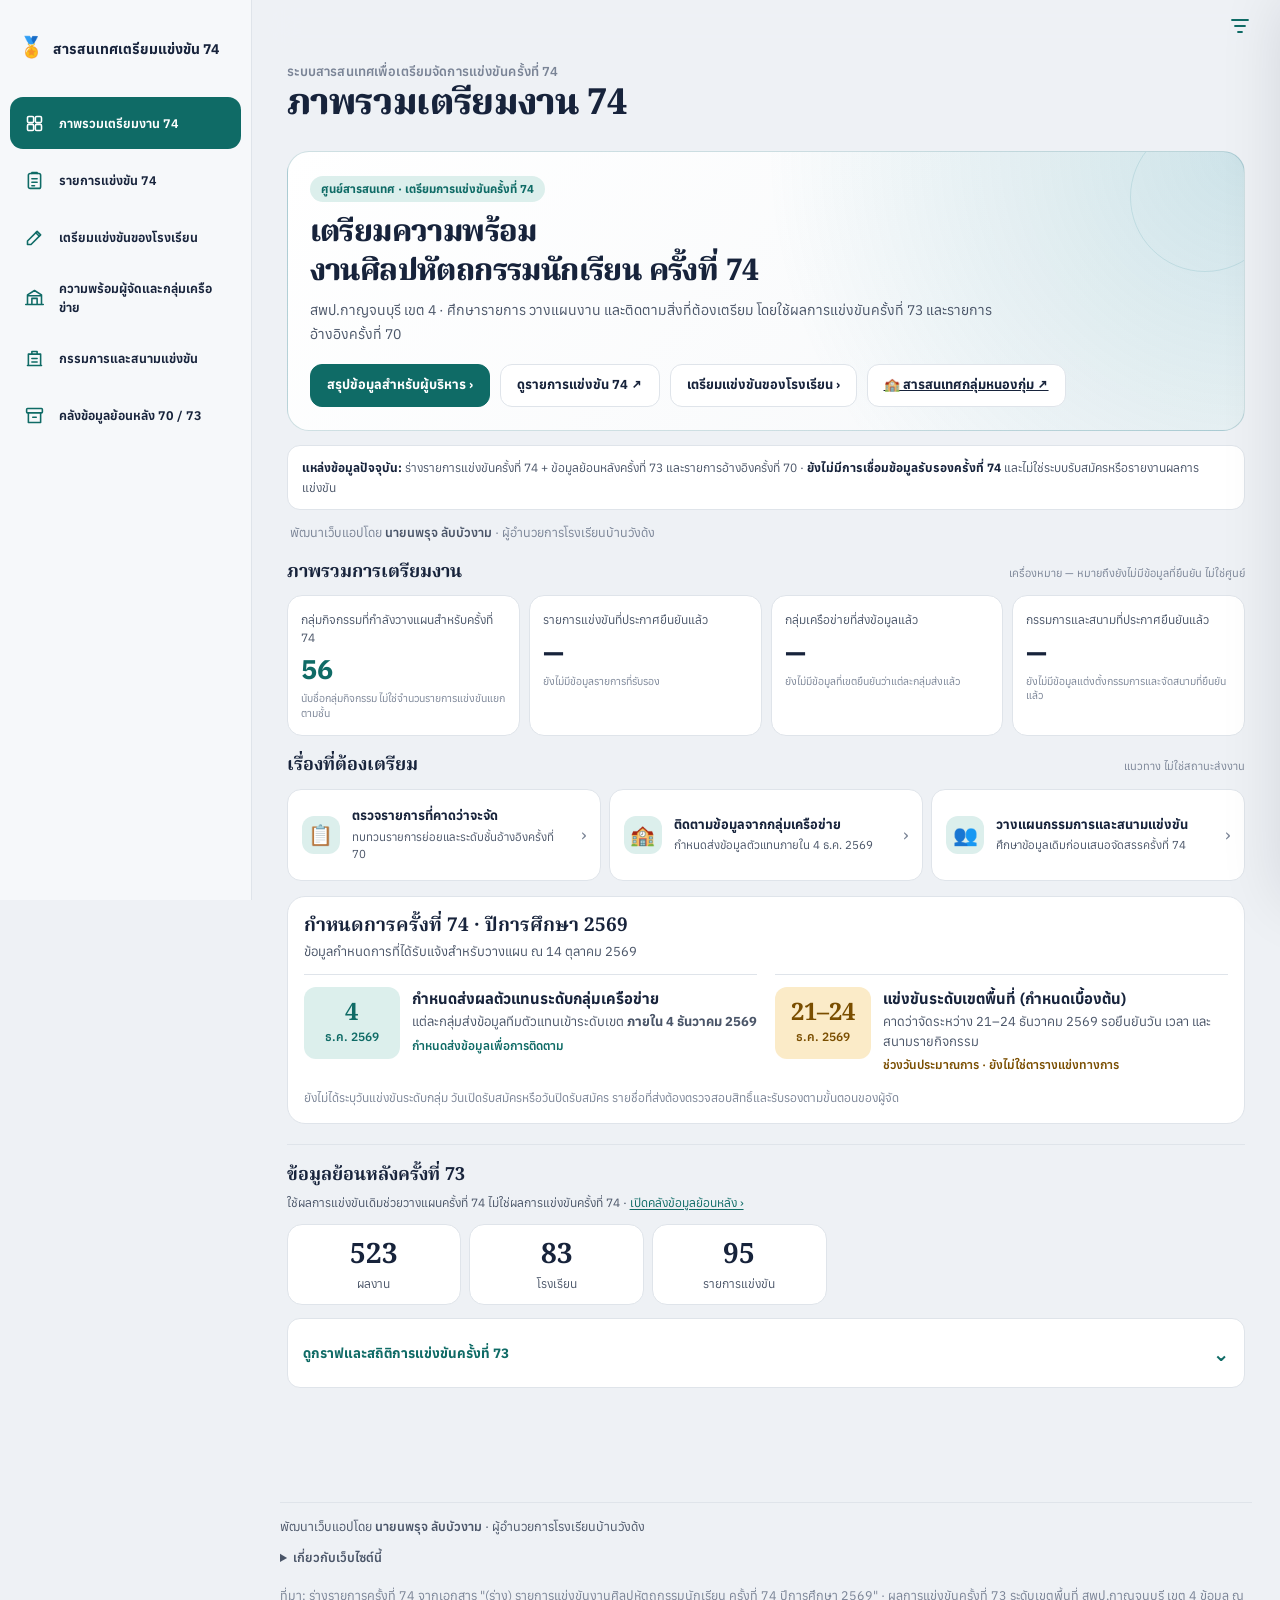
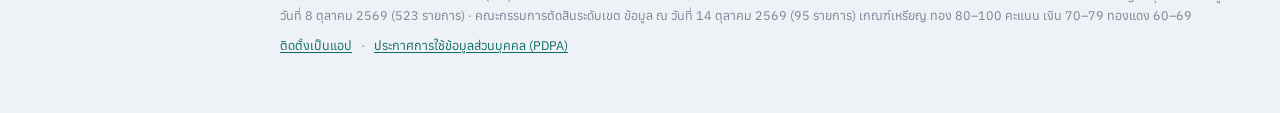
<file: index.html>
<!DOCTYPE html>
<html lang="th">
<head>
<meta charset="utf-8">
<meta name="viewport" content="width=device-width, initial-scale=1, maximum-scale=1, user-scalable=no, viewport-fit=cover">
<meta name="theme-color" content="#EEF1F5" media="(prefers-color-scheme: light)">
<meta name="theme-color" content="#0B1220" media="(prefers-color-scheme: dark)">
<meta name="apple-mobile-web-app-status-bar-style" content="default">
<meta name="apple-mobile-web-app-title" content="สารสนเทศเตรียมแข่งขัน 74">
<meta name="mobile-web-app-capable" content="yes">
<meta name="apple-mobile-web-app-capable" content="yes">
<title>สารสนเทศเตรียมจัดการแข่งขันศิลปหัตถกรรมครั้งที่ 74 · สพป.กาญจนบุรี เขต 4</title>
<link rel="manifest" href="./manifest.webmanifest">
<link rel="icon" href="./icons/icon-192.png" type="image/png" sizes="192x192">
<link rel="apple-touch-icon" href="./icons/apple-touch-icon.png" sizes="180x180">
<link rel="stylesheet" href="./pwa.css">
<link rel="preconnect" href="https://fonts.googleapis.com">
<link rel="preconnect" href="https://fonts.gstatic.com" crossorigin>
<link href="https://fonts.googleapis.com/css2?family=Anuphan:wght@400;500;600;700&family=Noto+Serif+Thai:wght@600;700;800&display=swap" rel="stylesheet">
<style>
:root{
  --bg:#EEF1F5; --surface:#FFFFFF; --surface-2:#F6F8FA; --ink:#17233B; --ink-2:#4A5568; --ink-3:#7A8496; --line:#DFE4EA;
  --brand:#17233B; --on-brand:#FFFFFF;
  --gold:#B8862B; --silver:#8A94A3; --bronze:#9C5A33; --part:#C9CFD8; --none:#E6E9EE;
  --rep:#0F6B66; --rep-soft:#DCEFEC; --focus:#2F5BD3; --scrim:rgba(10,16,30,.45);
  --serif:"Noto Serif Thai","Thonburi",Georgia,serif;
  --sans:"Anuphan","Sukhumvit Set","Leelawadee UI",system-ui,sans-serif;
  --nav-h:64px; --bar-h:58px; --rail-w:88px;
  box-sizing:border-box;
  padding-top:env(safe-area-inset-top,0px); padding-bottom:env(safe-area-inset-bottom,0px);
}
@media (prefers-color-scheme: dark){
  :root:not([data-theme="light"]){
    --bg:#0B1220; --surface:#152035; --surface-2:#1B283F; --ink:#E7EBF2; --ink-2:#B3BCCB; --ink-3:#8590A3; --line:#28344C;
    --brand:#152035; --on-brand:#E7EBF2;
    --gold:#D9A847; --silver:#A6AFBC; --bronze:#C27A4E; --part:#4A5670; --none:#26324A;
    --rep:#4FC2B8; --rep-soft:#173B3B; --focus:#8AA8FF; --scrim:rgba(0,0,0,.6);
  }
}
:root[data-theme="dark"]{
  --bg:#0B1220; --surface:#152035; --surface-2:#1B283F; --ink:#E7EBF2; --ink-2:#B3BCCB; --ink-3:#8590A3; --line:#28344C;
  --brand:#152035; --on-brand:#E7EBF2;
  --gold:#D9A847; --silver:#A6AFBC; --bronze:#C27A4E; --part:#4A5670; --none:#26324A;
  --rep:#4FC2B8; --rep-soft:#173B3B; --focus:#8AA8FF; --scrim:rgba(0,0,0,.6);
}
*,*::before,*::after{box-sizing:inherit}
html{height:100%;-webkit-text-size-adjust:100%;scroll-padding-top:calc(env(safe-area-inset-top,0px) + var(--bar-h))}
body{margin:0;min-height:100%;background:var(--bg);color:var(--ink);font-family:var(--sans);font-size:16px;line-height:1.55;-webkit-font-smoothing:antialiased;-webkit-tap-highlight-color:transparent;overscroll-behavior-y:none}
button,select,input{font:inherit;color:inherit}
button{cursor:pointer;-webkit-user-select:none;user-select:none}
:focus-visible{outline:3px solid var(--focus);outline-offset:2px;border-radius:6px}
svg.i{width:24px;height:24px;fill:none;stroke:currentColor;stroke-width:1.8;stroke-linecap:round;stroke-linejoin:round;flex:none}

/* ---------- app bar ---------- */
.appbar{position:sticky;top:env(safe-area-inset-top,0px);z-index:30;background:var(--brand);color:var(--on-brand)}
.appbar .row{height:var(--bar-h);display:flex;align-items:center;gap:8px;padding:0 8px 0 18px}
.appbar .ttl{flex:1;min-width:0}
.appbar .ttl b{display:block;font-family:var(--serif);font-weight:700;font-size:19px;line-height:1.2;white-space:nowrap;overflow:hidden;text-overflow:ellipsis}
.appbar .ttl small{display:block;font-size:12.5px;opacity:.72;line-height:1.3;white-space:nowrap;overflow:hidden;text-overflow:ellipsis}
.icon-btn{position:relative;width:44px;height:44px;border-radius:50%;border:0;background:transparent;color:inherit;display:grid;place-items:center}
.icon-btn:active{background:rgba(255,255,255,.14)}
.icon-btn .dot{position:absolute;top:7px;right:7px;min-width:18px;height:18px;border-radius:9px;background:var(--gold);color:#17233B;font-size:11px;font-weight:700;display:none;place-items:center;padding:0 4px;line-height:1}
.icon-btn .dot.on{display:grid}
.chips-row{display:flex;gap:8px;overflow-x:auto;padding:0 16px 12px;scrollbar-width:none}
.chips-row::-webkit-scrollbar{display:none}
.chips-row:empty{display:none}
.fchip{flex:none;display:inline-flex;align-items:center;gap:6px;height:32px;padding:0 6px 0 12px;border-radius:16px;border:0;background:rgba(255,255,255,.16);color:var(--on-brand);font-size:14px}
.fchip svg{width:18px;height:18px}

/* ---------- shell ---------- */
.shell{padding-bottom:calc(var(--nav-h) + env(safe-area-inset-bottom,0px) + 16px)}
.view{display:none;padding:16px;max-width:1100px;margin:0 auto}
.view.on{display:block;animation:in .22s ease}
@keyframes in{from{opacity:0;transform:translateY(6px)}to{opacity:1;transform:none}}
@media (prefers-reduced-motion:reduce){.view.on{animation:none}}

/* bottom nav (phone) */
.nav{position:fixed;left:0;right:0;bottom:0;z-index:40;background:var(--surface);border-top:1px solid var(--line);padding-bottom:env(safe-area-inset-bottom,0px);display:flex}
.nav button{flex:1;height:var(--nav-h);border:0;background:transparent;display:flex;flex-direction:column;align-items:center;justify-content:center;gap:2px;color:var(--ink-3);font-size:12px;font-weight:500}
.nav button .pill-i{width:58px;height:30px;border-radius:15px;display:grid;place-items:center;transition:background .2s}
.nav button[aria-current="page"]{color:var(--ink)}
.nav button[aria-current="page"] .pill-i{background:var(--rep-soft);color:var(--rep)}
.nav .brand-mark{display:none}
.wide-only{display:none}
@media (min-width:1200px){.wide-only{display:inline}}

/* tablet + desktop: navigation rail */
@media (min-width:768px){
  .nav{top:0;right:auto;bottom:0;width:var(--rail-w);flex-direction:column;justify-content:flex-start;gap:6px;border-top:0;border-right:1px solid var(--line);padding:calc(env(safe-area-inset-top,0px) + 12px) 0 calc(env(safe-area-inset-bottom,0px) + 12px)}
  .nav button{flex:none;height:68px;font-size:12.5px}
  .nav .brand-mark{display:grid;place-items:center;height:56px;margin-bottom:10px;font-size:28px}
  .appbar,.shell{margin-left:var(--rail-w)}
  .shell{padding-bottom:32px}
  .appbar .row{padding:0 16px 0 28px;height:64px}
  .appbar .ttl b{font-size:21px}
  .chips-row{padding:0 28px 12px}
  .view{padding:24px 28px}
}
@media (min-width:1200px){
  :root{--rail-w:220px}
  .nav{align-items:stretch;padding-left:12px;padding-right:12px}
  .nav button{flex-direction:row;justify-content:flex-start;gap:12px;height:52px;padding:0 10px;font-size:15px;border-radius:26px}
  .nav button .pill-i{width:auto;height:auto;background:none!important}
  .nav button[aria-current="page"]{background:var(--rep-soft);color:var(--rep)}
  .nav .brand-mark{justify-content:start;padding-left:12px;font-family:var(--serif);font-size:18px;font-weight:700;gap:10px;grid-auto-flow:column;color:var(--ink)}
}

/* ---------- common blocks ---------- */
.card{background:var(--surface);border-radius:18px;border:1px solid var(--line)}
.sec-title{display:flex;align-items:baseline;justify-content:space-between;gap:12px;margin:26px 4px 10px}
.sec-title h2{font-family:var(--serif);font-weight:700;font-size:20px;line-height:1.3;margin:0}
.sec-title a,.link{color:var(--rep);font-size:14px;font-weight:600;background:none;border:0;padding:6px 0;text-decoration:none}
.hint{color:var(--ink-2);font-size:14px;margin:0 4px 12px;line-height:1.5}
.empty{padding:28px 20px;text-align:center;color:var(--ink-2);font-size:15px}
.empty button{margin-top:12px}
.btn{height:44px;padding:0 18px;border-radius:22px;border:1px solid var(--line);background:var(--surface);font-size:15px;font-weight:600}
.btn.primary{background:var(--ink);color:var(--bg);border-color:var(--ink)}
.tag{display:inline-block;font-size:12px;font-weight:600;color:var(--rep);background:var(--rep-soft);border-radius:5px;padding:0 6px;margin-left:6px;vertical-align:1px;white-space:nowrap}

/* KPI tiles */
.kpis{display:grid;grid-template-columns:repeat(2,1fr);gap:10px}
.kpi{padding:14px 16px}
.kpi b{display:block;font-family:var(--serif);font-weight:700;font-size:30px;line-height:1.15;font-variant-numeric:tabular-nums}
.kpi span{font-size:13.5px;color:var(--ink-2);line-height:1.35;display:block}
.kpi.hero{grid-column:1/-1;background:var(--rep);color:#fff;border-color:transparent;display:flex;align-items:center;gap:16px;text-align:left;width:100%;font:inherit;padding:18px}
.kpi.hero b{font-size:44px}
.kpi.hero span{color:rgba(255,255,255,.86);font-size:15px}
.kpi.hero svg{margin-left:auto;opacity:.8}
.kpi.gold b{color:var(--gold)}
@media (min-width:768px){.kpis{grid-template-columns:repeat(4,1fr)}.kpi.hero{grid-column:1/-1}}
@media (min-width:1000px){.kpis{grid-template-columns:1.6fr repeat(4,1fr)}.kpi.hero{grid-column:auto;flex-direction:column;align-items:flex-start;gap:4px}.kpi.hero svg{display:none}}

/* waffle */
.wall-card{padding:14px}
.legend{display:flex;flex-wrap:wrap;gap:4px 14px;font-size:12.5px;color:var(--ink-2);margin:0 2px 10px}
.legend i{display:inline-block;width:11px;height:11px;border-radius:3px;margin-right:5px;vertical-align:-1px}
.wall{display:grid;grid-template-columns:repeat(auto-fill,minmax(12px,1fr));gap:2.5px}
.cell{aspect-ratio:1;border-radius:2.5px;border:0;padding:0;transition:opacity .25s}
.cell.G{background:var(--gold)} .cell.S{background:var(--silver)} .cell.B{background:var(--bronze)} .cell.P{background:var(--part)} .cell.N{background:var(--none);box-shadow:inset 0 0 0 1px var(--line)}
.cell.rep{box-shadow:inset 0 0 0 2.5px var(--rep)}
.cell.dim{opacity:.12}
.cell.hl{outline:2px solid var(--ink);outline-offset:1px}
@media (min-width:768px){.wall{grid-template-columns:repeat(auto-fill,minmax(15px,1fr));gap:3px}.wall-card{padding:18px}}
.peek{margin-top:12px;padding:12px 14px;border-radius:12px;background:var(--surface-2);font-size:14px;line-height:1.45;display:none;align-items:center;gap:10px}
.peek.on{display:flex}
.peek .t{flex:1;min-width:0}
.peek .t b{display:block;font-weight:600}
.peek button{flex:none}

/* list rows (app list) */
.list{overflow:hidden}
.li{display:flex;align-items:center;gap:12px;width:100%;min-height:64px;padding:12px 16px;border:0;border-bottom:1px solid var(--line);background:transparent;text-align:left;font:inherit;color:inherit}
.li:last-child{border-bottom:0}
.li:active{background:var(--surface-2)}
.li .main{flex:1;min-width:0}
.li .main b{display:block;font-weight:600;font-size:15.5px;line-height:1.35}
.li .main small{display:block;font-size:13px;color:var(--ink-2);line-height:1.4;margin-top:2px}
.li .end{flex:none;text-align:right;font-variant-numeric:tabular-nums}
.li .end b{display:block;font-family:var(--serif);font-weight:700;font-size:18px;line-height:1.2}
.li .end small{font-size:12px;color:var(--ink-3)}
.li .chev{color:var(--ink-3);width:20px;height:20px}
.av{flex:none;width:40px;height:40px;border-radius:12px;display:grid;place-items:center;font-family:var(--serif);font-weight:700;font-size:16px;background:var(--surface-2);color:var(--ink-2)}
.av.rep{background:var(--rep-soft);color:var(--rep)}
.li.jr{min-height:60px}.li.jr:active{background:transparent}
.jr .role{flex:none;font-size:12px;font-weight:600;border-radius:8px;padding:2px 8px;background:var(--surface-2);color:var(--ink-2);white-space:nowrap}.jr .role.chair{background:var(--rep-soft);color:var(--rep)}
.jr .role-w{flex:none;display:flex;flex-direction:column;align-items:flex-end;gap:4px}
.cf-tag{display:inline-block;font-size:12px;font-weight:600;color:var(--new);background:var(--new-soft);border-radius:6px;padding:1px 7px;white-space:nowrap}
.li .main .cf-line{display:block;margin-top:4px;color:var(--new);font-weight:600}
.cf-note{margin:12px 16px;padding:12px 14px;border-radius:12px;background:var(--new-soft);color:var(--ink);font-size:13.5px;line-height:1.55}.cf-note b{color:var(--new)}
.pd-note{margin:0;padding:12px 16px 16px;font-size:12.5px;line-height:1.55;color:var(--ink-3)}
.linkbtn{border:0;background:none;padding:0;font:inherit;color:var(--rep);text-decoration:underline;text-underline-offset:2px;cursor:pointer}
.pdpa{padding:6px 18px 20px;font-size:14.5px;line-height:1.7;color:var(--ink)}.pdpa h5{margin:16px 0 4px;font-size:14.5px}.pdpa p,.pdpa ul{margin:0 0 6px}.pdpa ul{padding-left:20px}.pdpa .upd{color:var(--ink-3);font-size:12.5px}
.minibar{display:flex;height:6px;border-radius:3px;overflow:hidden;margin-top:7px;background:var(--none);max-width:240px}
.minibar span{height:100%}
.grid-2{display:grid;gap:14px}
@media (min-width:1000px){.grid-2{grid-template-columns:1fr 1fr;align-items:start}}

/* toolbar inside views */
.toolbar{position:sticky;top:calc(env(safe-area-inset-top,0px) + var(--bar-h));z-index:10;background:var(--bg);margin:-16px -16px 12px;padding:12px 16px 10px}
@media (min-width:768px){.toolbar{top:calc(env(safe-area-inset-top,0px) + 64px);margin:-24px -28px 14px;padding:14px 28px 12px}}
.search{display:flex;align-items:center;gap:8px;height:46px;padding:0 14px;border-radius:23px;background:var(--surface);border:1px solid var(--line)}
.search input{flex:1;border:0;background:transparent;outline:0;font-size:16px;min-width:0}
.search svg{color:var(--ink-3);width:20px;height:20px}
.seg-chips{display:flex;gap:8px;overflow-x:auto;padding-top:10px;scrollbar-width:none}
.seg-chips::-webkit-scrollbar{display:none}
.chip{flex:none;height:36px;padding:0 14px;border-radius:18px;border:1px solid var(--line);background:var(--surface);font-size:14px;color:var(--ink-2);white-space:nowrap}
.chip[aria-pressed="true"]{background:var(--ink);border-color:var(--ink);color:var(--bg)}

/* reps groups */
.rg{margin-bottom:14px}
.rg h3{display:flex;justify-content:space-between;align-items:baseline;margin:0;padding:12px 16px;font-size:15px;font-weight:600;color:var(--rep);border-bottom:1px solid var(--line);background:var(--surface-2)}
.rg h3 small{color:var(--ink-3);font-weight:500;font-size:13px}
@media (min-width:1000px){.rgs{columns:2;column-gap:14px}.rg{break-inside:avoid}}

/* breakdown */
.brow{display:block;width:100%;border:0;border-bottom:1px solid var(--line);background:transparent;text-align:left;padding:14px 16px;font:inherit;color:inherit}
.brow:last-child{border-bottom:0}
.brow:active{background:var(--surface-2)}
.brow.sel{background:var(--surface-2);box-shadow:inset 4px 0 0 var(--rep)}
.brow .top{display:flex;justify-content:space-between;gap:10px;align-items:baseline}
.brow .top b{font-weight:600;font-size:15.5px}
.brow .top span{font-size:13px;color:var(--ink-2);white-space:nowrap;font-variant-numeric:tabular-nums}
.track{display:flex;height:14px;border-radius:4px;overflow:hidden;margin-top:8px}
.track span{display:block;height:100%}
.brow .sub{display:flex;gap:16px;margin-top:6px;font-size:13px;color:var(--ink-2);font-variant-numeric:tabular-nums}
.brow .sub em{font-style:normal;color:var(--rep);font-weight:600}

/* ---------- bottom sheet / side panel ---------- */
.scrim{position:fixed;inset:0;background:var(--scrim);opacity:0;pointer-events:none;transition:opacity .22s;z-index:60}
.scrim.on{opacity:1;pointer-events:auto}
.sheet{position:fixed;left:0;right:0;bottom:0;z-index:61;background:var(--surface);border-radius:22px 22px 0 0;max-height:calc(100% - env(safe-area-inset-top,0px) - 28px);display:flex;flex-direction:column;transform:translateY(105%);transition:transform .28s cubic-bezier(.2,.8,.2,1);padding-bottom:env(safe-area-inset-bottom,0px)}
.sheet.on{transform:none}
.sheet .grab{flex:none;padding:10px 0 2px;display:grid;place-items:center;touch-action:none}
.sheet .grab i{width:40px;height:5px;border-radius:3px;background:var(--line)}
.sheet .sh-head{flex:none;display:flex;align-items:flex-start;gap:10px;padding:6px 10px 10px 20px;border-bottom:1px solid var(--line)}
.sheet .sh-head .t{flex:1;min-width:0;padding-top:6px}
.sheet .sh-head h3{margin:0;font-family:var(--serif);font-weight:700;font-size:21px;line-height:1.3}
.sheet .sh-head p{margin:2px 0 0;font-size:13.5px;color:var(--ink-2)}
.sheet .sh-head .icon-btn{color:var(--ink-2)}
.sheet .sh-head .icon-btn:active{background:var(--surface-2)}
.sheet .sh-body{flex:1;overflow-y:auto;-webkit-overflow-scrolling:touch;overscroll-behavior:contain}
.sheet .sh-foot{flex:none;display:flex;gap:10px;padding:12px 16px;border-top:1px solid var(--line)}
.sheet .sh-foot .btn{flex:1}
@media (min-width:768px){
  .sheet{left:auto;top:0;width:min(480px,100%);max-height:none;border-radius:0;transform:translateX(105%);padding-top:env(safe-area-inset-top,0px);border-left:1px solid var(--line)}
  .sheet .grab{display:none}
  .sheet .sh-head{padding-top:16px}
}
@media (prefers-reduced-motion:reduce){.sheet,.scrim{transition:none}}
.sfig{display:grid;grid-template-columns:repeat(4,1fr);gap:8px;padding:14px 16px}
.sfig div{background:var(--surface-2);border-radius:12px;padding:10px 8px;text-align:center}
.sfig b{display:block;font-family:var(--serif);font-size:22px;line-height:1.2}
.sfig span{font-size:12px;color:var(--ink-2)}
.dot-m{flex:none;width:12px;height:12px;border-radius:3px;align-self:flex-start;margin-top:6px}
.rank-n{flex:none;width:30px;text-align:center;font-family:var(--serif);font-weight:700;font-size:18px;color:var(--ink-3)}
.rank-n.first{color:var(--rep)}
.sbar{height:5px;border-radius:3px;margin-top:6px}
.sh-sec{margin:0;padding:14px 16px 6px;font-size:13.5px;font-weight:600;color:var(--ink-2);background:var(--surface-2);border-top:1px solid var(--line);border-bottom:1px solid var(--line)}
.online{display:inline-flex;align-items:center;gap:6px;height:30px;padding:0 11px;border-radius:15px;background:rgba(255,255,255,.14);font-size:13px;white-space:nowrap;flex:none}
.online[hidden]{display:none}
.online i{width:8px;height:8px;border-radius:50%;background:#3DDC97;box-shadow:0 0 0 3px rgba(61,220,151,.25);animation:pulse 2s ease-in-out infinite}
@keyframes pulse{50%{box-shadow:0 0 0 6px rgba(61,220,151,0)}}
@media (prefers-reduced-motion:reduce){.online i{animation:none}}
.online b{font-variant-numeric:tabular-nums;font-weight:700}
.vw{flex:none;display:inline-flex;align-items:center;gap:4px;font-size:13px;color:var(--ink-2);font-variant-numeric:tabular-nums;padding:3px 9px;border-radius:12px;background:var(--surface-2)}
.vw svg{width:15px;height:15px}
.vw.hot{background:var(--rep-soft);color:var(--rep);font-weight:600}
.brow .sub .more{margin-left:auto;color:var(--rep);font-weight:600;white-space:nowrap}

/* filter sheet */
.fgroup{padding:16px 16px 6px}
.fgroup h4{margin:0 0 10px;font-size:14px;color:var(--ink-2);font-weight:600}
.fwrap{display:flex;flex-wrap:wrap;gap:8px}

.icon-btn[hidden],.chips-row[hidden]{display:none!important}
@media (max-width:767px){.nav button{min-width:0;padding:0 2px;font-size:11.5px;white-space:nowrap}.nav button .pill-i{width:50px}}
/* ---------- next round (74) ---------- */
:root{--cut:#B23A3A;--cut-soft:#FBE4E1;--new:#7A4E00;--new-soft:#FBEBC8;--keep:#4A5568;--keep-soft:#EEF1F5}
@media (prefers-color-scheme: dark){:root:not([data-theme="light"]){--cut:#F08A80;--cut-soft:#3B1F22;--new:#F4CF7A;--new-soft:#3D3015;--keep:#B3BCCB;--keep-soft:#1B283F}}
:root[data-theme="dark"]{--cut:#F08A80;--cut-soft:#3B1F22;--new:#F4CF7A;--new-soft:#3D3015;--keep:#B3BCCB;--keep-soft:#1B283F}
.cmp-k{display:grid;grid-template-columns:repeat(2,1fr);gap:8px;margin-top:14px}
@media (min-width:600px){.cmp-k{grid-template-columns:repeat(4,1fr)}}
.cmp-k div{border-radius:12px;padding:10px 12px;background:rgba(255,255,255,.12)}
.cmp-k b{display:block;font-family:var(--serif);font-size:26px;line-height:1.1;font-variant-numeric:tabular-nums}
.cmp-k span{display:block;font-size:12.5px;opacity:.88;line-height:1.35}
.cmp-k .k-cut b{color:#FFB4AB}.cmp-k .k-new b{color:#FFD98A}
.cut-card{border:2px solid var(--cut);overflow:hidden;margin-top:14px}
.cut-head{padding:16px;background:var(--cut-soft)}
.cut-head h2{display:flex;align-items:center;gap:8px;margin:0;font-family:var(--serif);font-size:20px;color:var(--cut)}
.cut-head p{margin:4px 0 0;font-size:14px;color:var(--ink-2)}
.cut-figs{display:grid;grid-template-columns:repeat(3,1fr);gap:8px;margin-top:12px}
.cut-figs div{background:var(--surface);border-radius:10px;padding:8px;text-align:center}
.cut-figs b{display:block;font-family:var(--serif);font-size:22px;line-height:1.2;color:var(--cut)}
.cut-figs span{font-size:12px;color:var(--ink-2)}
.lv{display:inline-block;font-size:12px;color:var(--ink-2);background:var(--surface-2);border-radius:5px;padding:0 6px;margin:2px 4px 0 0;white-space:nowrap}
.cut-sch{padding:12px 16px 16px;border-top:1px solid var(--line)}
.cut-sch h4{margin:0 0 8px;font-size:13.5px;color:var(--ink-2);font-weight:600}
.cut-sch .fwrap .chip{height:32px;font-size:13px}
.ch-grid{display:grid;gap:14px;margin-bottom:14px}
@media (min-width:900px){.ch-grid{grid-template-columns:1.4fr 1fr}}
.ch-card{padding:16px}
.ch-card h3{margin:0 0 2px;font-size:16px;font-weight:600}
.ch-card .note{margin:0 0 12px;font-size:13px;color:var(--ink-2);line-height:1.45}
.cwall{display:grid;grid-template-columns:repeat(auto-fill,minmax(11px,1fr));gap:2.5px}
.cc{aspect-ratio:1;border-radius:2.5px;border:0;padding:0;background:var(--none)}
.cc.cut{background:var(--cut)}
.cc.cut.rep{box-shadow:inset 0 0 0 2.5px var(--rep)}
.cc.keep.rep{box-shadow:inset 0 0 0 2px var(--rep);opacity:.55}
button.cc{cursor:pointer}
.big-pct{display:flex;align-items:baseline;gap:8px;margin:12px 0 0;font-size:14px;color:var(--ink-2)}
.big-pct b{font-family:var(--serif);font-size:28px;color:var(--cut)}
.hb{display:grid;grid-template-columns:72px 1fr;gap:4px 10px;align-items:center;margin-bottom:10px}
.hb .k{font-size:13.5px;font-weight:600}
.trk{height:14px;border-radius:7px;background:var(--surface-2);box-shadow:inset 0 0 0 1px var(--line);overflow:hidden;display:flex}
.trk i{display:block;height:100%}
.trk .r{background:var(--cut)}
.hb .v{grid-column:2;font-size:12.5px;color:var(--ink-2)}
.hb .v b{color:var(--cut)}
.dv-head,.dv{display:grid;grid-template-columns:minmax(90px,1.1fr) 1fr 1fr;align-items:center;column-gap:0}
.dv-head{font-size:12px;font-weight:600;color:var(--ink-3);padding:0 0 6px}
.dv-head span:nth-child(2){text-align:right;padding-right:8px;color:var(--cut)}
.dv-head span:nth-child(3){padding-left:8px}
.dv{width:100%;border:0;background:transparent;font:inherit;color:inherit;text-align:left;padding:5px 0;border-top:1px solid var(--line);cursor:pointer}
.dv:active{background:var(--surface-2)}
.dv .g{font-size:13px;line-height:1.3;padding-right:6px}
.dv .l{display:flex;justify-content:flex-end;align-items:center;gap:4px;border-right:2px solid var(--ink-3);padding-right:2px;min-height:20px}
.dv .rr{display:flex;align-items:center;gap:4px;padding-left:2px;min-height:20px;min-width:0}
.dv .seg{height:16px;display:flex}
.dv .seg i{display:block;height:100%}
.dv .l .seg i{background:var(--cut);border-radius:4px 0 0 4px}
.dv .rr .seg i.k{background:var(--part)}
.dv .rr .seg i.n{background:#E3A93B}
.dv .rr .seg i:last-child{border-radius:0 4px 4px 0}
.dv .num{font-size:12px;font-variant-numeric:tabular-nums;color:var(--ink-2);white-space:nowrap}
.dv .l .num{color:var(--cut);font-weight:700}
.dv-leg{display:flex;flex-wrap:wrap;gap:4px 14px;font-size:12.5px;color:var(--ink-2);margin-top:10px}
.dv-leg i{display:inline-block;width:11px;height:11px;border-radius:3px;margin-right:5px;vertical-align:-1px}
.sb{display:block;width:100%;border:0;border-top:1px solid var(--line);background:transparent;font:inherit;color:inherit;text-align:left;padding:10px 0;cursor:pointer}
.sb:first-of-type{border-top:0}
.sb:active{background:var(--surface-2)}
.sb .top{display:flex;justify-content:space-between;gap:10px;font-size:14px;margin-bottom:5px}
.sb .top b{font-weight:600;min-width:0}
.sb .top span{flex:none;font-size:12.5px;color:var(--ink-2);white-space:nowrap}
.sb .top span em{font-style:normal;color:var(--cut);font-weight:700}
.sb .trk{height:10px}
.sb .tag{margin-left:6px}
.ch-tools{display:flex;gap:6px;margin:0 0 6px}
.ch-tools .chip{height:32px;font-size:13px}
.legend2{display:flex;flex-wrap:wrap;gap:6px 14px;font-size:13px;color:var(--ink-2);margin:0 4px 12px}
.mk{flex:none;width:22px;height:22px;border-radius:6px;display:inline-grid;place-items:center;font-weight:700;font-size:14px;line-height:1}
.mk.keep{background:var(--keep-soft);color:var(--keep)}.mk.cut{background:var(--cut-soft);color:var(--cut)}.mk.new{background:var(--new-soft);color:var(--new)}
.dg{margin-bottom:14px;overflow:hidden}
.dg-h{display:flex;align-items:center;gap:8px;padding:12px 14px;background:var(--surface-2);border-bottom:1px solid var(--line)}
.dg-h .n{flex:none;width:28px;height:28px;border-radius:8px;display:grid;place-items:center;background:var(--surface);border:1px solid var(--line);font-family:var(--serif);font-size:14px;color:var(--ink-2)}
.dg-h b{flex:1;min-width:0;font-size:15.5px;font-weight:600}
.dg-h .sum{display:flex;gap:4px;flex-wrap:wrap;justify-content:flex-end}
.pill{font-size:12px;font-weight:600;border-radius:10px;padding:1px 8px;white-space:nowrap}
.pill.keep{background:var(--keep-soft);color:var(--keep)}.pill.cut{background:var(--cut-soft);color:var(--cut)}.pill.new{background:var(--new-soft);color:var(--new)}
.dcols,.dr{display:grid;grid-template-columns:30px 1fr 1fr;column-gap:10px}
.dcols{padding:6px 14px;font-size:12px;font-weight:600;color:var(--ink-3);border-bottom:1px solid var(--line)}
.dr{width:100%;padding:11px 14px;border:0;border-bottom:1px solid var(--line);background:transparent;text-align:left;font:inherit;color:inherit;align-items:start}
.dr:last-child{border-bottom:0}
button.dr:active{background:var(--surface-2)}
.dr .mk{margin-top:1px}
.dr .c{min-width:0;font-size:14px;line-height:1.4}
.dr .c b{font-weight:600}
.dr .c .ln+.ln{margin-top:5px}
.dr .c small{display:block;font-size:12px;color:var(--ink-3)}
.dr.cut{background:var(--cut-soft)}
.dr.cut .c73 b{color:var(--cut)}
.dr .gone{color:var(--cut);font-weight:700;font-size:13.5px}
.dr .none{color:var(--ink-3)}
.dr .go{display:block;margin-top:4px;font-size:12px;font-weight:600;color:var(--rep)}
.dr.cut .go{color:var(--cut)}
@media (min-width:768px){.dr,.dcols{grid-template-columns:30px 1fr 1fr;column-gap:18px;padding-left:18px;padding-right:18px}.dr .c{font-size:15px}}

.nx-hero{padding:18px;background:linear-gradient(135deg,var(--brand),#2B3D63);color:#fff;border-color:transparent}
.nx-hero .badge{display:inline-block;font-size:12px;font-weight:700;letter-spacing:.02em;background:var(--gold);color:#17233B;border-radius:6px;padding:1px 8px}
.nx-hero h2{font-family:var(--serif);font-weight:700;font-size:21px;line-height:1.35;margin:8px 0 4px}
.nx-hero p{margin:0;font-size:14px;opacity:.82;line-height:1.5}
.nx-kpis{display:grid;grid-template-columns:repeat(4,1fr);gap:8px;margin-top:14px}
.nx-kpis div{background:rgba(255,255,255,.12);border-radius:12px;padding:10px 6px;text-align:center}
.nx-kpis b{display:block;font-family:var(--serif);font-size:24px;line-height:1.15;font-variant-numeric:tabular-nums}
.nx-kpis span{font-size:12px;opacity:.85;line-height:1.3;display:block}
.nx-g{margin-bottom:14px}
.nx-g h3{display:flex;align-items:center;gap:8px;margin:0;padding:12px 16px;font-size:15.5px;font-weight:600;border-bottom:1px solid var(--line);background:var(--surface-2)}
.nx-g h3 .n{flex:none;width:28px;height:28px;border-radius:8px;display:grid;place-items:center;background:var(--surface);border:1px solid var(--line);font-family:var(--serif);font-size:14px;color:var(--ink-2)}
.nx-g h3 .t{flex:1;min-width:0}
.nx-g h3 small{color:var(--ink-3);font-weight:500;font-size:13px;white-space:nowrap}
.tag.new{color:#7A4E00;background:#FBEBC8}
:root[data-theme="dark"] .tag.new{color:#F4CF7A;background:#3D3015}
@media (prefers-color-scheme: dark){:root:not([data-theme="light"]) .tag.new{color:#F4CF7A;background:#3D3015}}
.li.static{cursor:default}
.li.hl{background:var(--rep-soft);box-shadow:inset 4px 0 0 var(--rep)}.li.hl .main b{color:var(--rep)}
.crit{display:inline-flex;align-items:center;min-height:32px;margin-top:6px;padding:4px 10px;border-radius:8px;background:var(--new-soft);color:var(--new);font-size:13px;font-weight:600;text-decoration:none;line-height:1.35}.crit:hover{text-decoration:underline}
.crit-w{display:block;margin-top:4px;font-size:12px;color:var(--ink-3)}.crit-row{padding:0 0 4px}
.jdist{margin-top:12px;padding-bottom:12px}
.jd-row{display:grid;grid-template-columns:92px 1fr 54px;white-space:nowrap;align-items:center;gap:10px;padding:5px 16px;font-size:13.5px;width:100%;border:0;background:none;text-align:left;color:var(--ink);font-family:inherit;cursor:pointer;border-radius:8px}
.jd-row:hover{background:var(--surface-2)}.jd-row[aria-pressed=true]{background:var(--rep-soft)}
.jd-row .t{height:12px;border-radius:6px;background:var(--surface-2);overflow:hidden}.jd-row .t i{display:block;height:100%;background:var(--rep);border-radius:6px}
.jd-row .v{text-align:right;color:var(--ink-2);font-variant-numeric:tabular-nums}
.jcnt{flex:none;text-align:right;min-width:52px}.jcnt b{display:block;font-family:var(--serif);font-size:20px;line-height:1.1}.jcnt small{font-size:11.5px;color:var(--ink-3)}
.jchips{display:flex;flex-wrap:wrap;gap:4px;margin-top:5px}.jchips span{font-size:11.5px;font-weight:600;border-radius:6px;padding:1px 7px;background:var(--surface-2);color:var(--ink-2)}.jchips .ch{background:var(--rep-soft);color:var(--rep)}.jchips .cf{background:var(--new-soft);color:var(--new)}
#v-judges .segc{margin-top:16px}
.jact{display:flex;flex-wrap:wrap;gap:8px;align-items:center;margin:12px 0 4px}
.jact select{min-height:36px;border-radius:10px;border:1px solid var(--line);background:var(--surface);color:var(--ink);padding:0 10px;font:inherit;font-size:14px;max-width:100%}
#jMsg:empty{display:none}
.dr .c74 .crit{display:flex;width:fit-content;min-height:28px;padding:3px 9px;font-size:12.5px}
.li.static:active{background:transparent}
.nx-sub{display:flex;flex-wrap:wrap;gap:4px 6px;margin-top:6px}
.nx-sub span{font-size:12.5px;color:var(--ink-2);background:var(--surface-2);border-radius:6px;padding:1px 7px}
.nx-prev{font-size:12.5px;font-weight:600;color:var(--rep)}
.nx-prev.no{color:var(--ink-3);font-weight:500}
@media (min-width:1000px){.nx-gs{columns:2;column-gap:14px}.nx-g{break-inside:avoid}}
.nx-promo{display:flex;align-items:center;gap:14px;width:100%;padding:14px 16px;margin-bottom:12px;text-align:left;font:inherit;color:inherit}
.nx-promo .ic{flex:none;width:44px;height:44px;border-radius:12px;display:grid;place-items:center;background:#FBEBC8;color:#7A4E00;font-size:22px}
.nx-promo .main{flex:1;min-width:0}
.nx-promo b{display:block;font-weight:600;font-size:15.5px}
.nx-promo small{display:block;font-size:13px;color:var(--ink-2)}
.drop-li{display:block;padding:10px 16px;border-bottom:1px solid var(--line);font-size:14.5px}
.drop-li:last-child{border-bottom:0}
.drop-li small{display:block;font-size:12.5px;color:var(--ink-3)}

footer{max-width:1100px;margin:0 auto;padding:24px 20px 8px;color:var(--ink-3);font-size:12.5px;line-height:1.6}
@media (min-width:768px){footer{padding:24px 28px 8px}}


/* ---------- segmented control + activity count report ---------- */
.segc{display:flex;gap:2px;padding:3px;margin:16px 0 4px;border-radius:12px;background:color-mix(in srgb,var(--ink) 8%,transparent);-webkit-user-select:none;user-select:none;}
.segc button{flex:1;min-width:0;height:36px;border:0;border-radius:9px;background:transparent;font-size:14px;font-weight:600;color:var(--ink-2);white-space:nowrap;transition:background .2s,color .2s,box-shadow .2s}
.segc button[aria-selected="true"]{background:var(--surface);color:var(--ink);box-shadow:0 1px 4px rgba(15,25,45,.14)}
.sub{display:none}.sub.on{display:block;animation:in2 .22s ease}
.rk{display:grid;grid-template-columns:1fr 1fr;gap:10px;margin-top:14px}
@media (min-width:768px){.rk{grid-template-columns:repeat(4,1fr)}}
.rk .card{padding:14px 16px}
.rk b{display:block;font-family:var(--serif);font-size:32px;line-height:1.1;font-variant-numeric:tabular-nums}
.rk span{display:block;font-size:13px;color:var(--ink-2);line-height:1.4}
.rk .r73 b{color:#5B6B86}.rk .r74 b{color:var(--rep)}.rk .rup b{color:var(--new)}
:root{--c73:#8496B3}
.cr-leg{display:flex;gap:14px;font-size:12.5px;color:var(--ink-2);margin:0 0 8px}
.cr-leg i{display:inline-block;width:11px;height:11px;border-radius:3px;margin-right:5px;vertical-align:-1px}
.cr{display:grid;grid-template-columns:1fr auto;column-gap:10px;row-gap:3px;padding:10px 0;border-top:1px solid var(--line)}
.cr:first-of-type{border-top:0}
.cr .nm{font-size:14.5px;font-weight:600;line-height:1.35;min-width:0}
.cr .nm small{display:block;font-weight:400;font-size:12px;color:var(--ink-3)}
.cr .df{grid-row:1;grid-column:2;align-self:start;font-size:12.5px;font-weight:700;border-radius:10px;padding:1px 9px;white-space:nowrap}
.df.up{background:var(--new-soft);color:var(--new)}.df.dn{background:var(--cut-soft);color:var(--cut)}.df.eq{background:var(--keep-soft);color:var(--keep)}
.cr .bars{grid-column:1/-1;display:grid;grid-template-columns:44px 1fr;gap:3px 8px;align-items:center;font-size:12px;color:var(--ink-3)}
.cr .bar{height:12px;border-radius:0 6px 6px 0;display:flex;align-items:center}
.cr .bar i{display:block;height:100%;border-radius:0 6px 6px 0;min-width:2px}
.cr .bar.b73 i{background:var(--c73)}.cr .bar.b74 i{background:var(--rep)}
.cr .bar em{font-style:normal;font-size:12px;font-weight:700;color:var(--ink-2);margin-left:6px;font-variant-numeric:tabular-nums}
.cr.tot{border-top:2px solid var(--ink-3);margin-top:4px}
button.cr{width:100%;border:0;border-top:1px solid var(--line);background:transparent;font:inherit;color:inherit;text-align:left;cursor:pointer;border-radius:0;transition:background .15s}
button.cr:first-of-type{border-top:0}
button.cr:active{background:var(--surface-2)}
@media (hover:hover){button.cr:hover{background:var(--surface-2)}}
.cr .more74{grid-column:1/-1;font-size:12.5px;font-weight:600;color:var(--rep);margin-top:2px}
.g74 .st{flex:none;font-size:12px;font-weight:600;border-radius:8px;padding:1px 8px;white-space:nowrap}
.g74 .st.keep{background:var(--keep-soft);color:var(--keep)}.g74 .st.new{background:var(--new-soft);color:var(--new)}.g74 .st.cut{background:var(--cut-soft);color:var(--cut)}
.g74 .num{flex:none;width:26px;height:26px;border-radius:8px;display:grid;place-items:center;background:var(--surface-2);font-family:var(--serif);font-size:13px;color:var(--ink-2)}
.g74 .li.static{min-height:56px}
@media (min-width:900px){#crList{display:grid;grid-template-columns:1fr 1fr;column-gap:32px}#crList .cr:nth-child(2){border-top:0}#crList .cr.tot{grid-column:1/-1}}
.ctab{width:100%;border-collapse:collapse;font-size:14px;font-variant-numeric:tabular-nums}
.ctab th,.ctab td{padding:9px 10px;border-bottom:1px solid var(--line);text-align:right;white-space:nowrap}
.ctab th:first-child,.ctab td:first-child{text-align:left;white-space:normal;min-width:120px}
.ctab th{font-size:12.5px;color:var(--ink-3);font-weight:600;background:var(--surface-2)}
.ctab tfoot td{font-weight:700;border-top:2px solid var(--ink-3);border-bottom:0}
.ctab .up{color:var(--new);font-weight:700}.ctab .dn{color:var(--cut);font-weight:700}.ctab .z{color:var(--ink-3)}
.tscroll{overflow-x:auto}
.copy-row{display:flex;gap:8px;align-items:center;flex-wrap:wrap;margin-top:12px}
.copy-row small{color:var(--ink-3);font-size:12.5px}
.method{font-size:13.5px;color:var(--ink-2);line-height:1.6;padding:14px 16px}
.method b{color:var(--ink)}

/* ---------- teacher prep (74) ---------- */
.pp-hero{padding:18px;background:linear-gradient(135deg,#0F6B66,#17485A);color:#fff;border-color:transparent}
.pp-hero h2{margin:0 0 4px;font-family:var(--serif);font-size:21px;line-height:1.35}
.pp-hero p{margin:0 0 12px;font-size:14px;opacity:.85}
.pick{display:flex;gap:8px;align-items:center;background:rgba(255,255,255,.14);border-radius:14px;padding:6px 6px 6px 12px}
.pick svg{flex:none;opacity:.85}
.pick select{flex:1;min-width:0;height:40px;border:0;background:transparent;color:#fff;font-size:16px;font-weight:600;-webkit-appearance:none;appearance:none;outline:0}
.pick select option{color:#17233B}
.pick .chg{flex:none;height:34px;padding:0 12px;border-radius:10px;border:0;background:#fff;color:#0F6B66;font-weight:700;font-size:13.5px}
.pp-stat{display:grid;grid-template-columns:repeat(3,1fr);gap:8px;margin-top:12px}
.pp-stat div{background:rgba(255,255,255,.12);border-radius:12px;padding:8px;text-align:center}
.pp-stat b{display:block;font-family:var(--serif);font-size:22px;line-height:1.2}
.pp-stat span{font-size:12px;opacity:.85}
.wait{display:flex;gap:12px;padding:14px 16px;margin-top:14px;border-radius:16px;background:var(--new-soft);color:var(--ink)}
.wait .ic{flex:none;font-size:20px;line-height:1.3}
.wait b{display:block;font-size:14.5px;color:var(--new)}
.wait p{margin:2px 0 0;font-size:13.5px;line-height:1.5;color:var(--ink-2)}
.wait .chips{display:flex;flex-wrap:wrap;gap:5px;margin-top:6px}
.wait .chips span{font-size:12px;font-weight:600;border-radius:7px;padding:1px 8px;background:var(--surface);color:var(--new)}
.pc{padding:14px 16px;border-bottom:1px solid var(--line)}
.pc:last-child{border-bottom:0}
.pc-h{display:flex;align-items:flex-start;gap:10px}
.pc-h .main{flex:1;min-width:0}
.pc-h b{display:block;font-size:15.5px;font-weight:600;line-height:1.35}
.pc-h small{display:block;font-size:12.5px;color:var(--ink-3);margin-top:1px}
.addb{flex:none;height:34px;padding:0 12px;border-radius:17px;border:1.5px solid var(--rep);background:transparent;color:var(--rep);font-weight:700;font-size:13px;white-space:nowrap;transition:transform .12s,background .2s,color .2s}
.addb[aria-pressed="true"]{background:var(--rep);color:#fff}
.addb:active{transform:scale(.94)}
.mine{margin-top:10px;padding:10px 12px;border-radius:12px;background:var(--surface-2);font-size:13.5px;line-height:1.5}
.mine .r{display:flex;justify-content:space-between;gap:8px}
.mine .r+.r{margin-top:4px;padding-top:4px;border-top:1px dashed var(--line)}
.mine em{font-style:normal;font-weight:700}
.gap{font-size:12px;font-weight:700;border-radius:8px;padding:0 7px;white-space:nowrap}
.gap.ok{background:var(--rep-soft);color:var(--rep)}.gap.no{background:var(--cut-soft);color:var(--cut)}
.bm{width:100%;margin-top:10px;border-collapse:collapse;font-size:12.5px;font-variant-numeric:tabular-nums}
.bm th,.bm td{padding:5px 6px;border-bottom:1px solid var(--line);text-align:right;white-space:nowrap}
.bm th:first-child,.bm td:first-child{text-align:left;white-space:normal}
.bm th{font-weight:600;color:var(--ink-3);font-size:11.5px}
.bm tr:last-child td{border-bottom:0}
.bm .w{color:var(--gold);font-weight:700}.bm .rp{color:var(--rep);font-weight:700}
.alt-box{margin-top:10px;border-radius:12px;border:1px dashed var(--cut);padding:10px 12px}
.alt-box h5{margin:0 0 6px;font-size:13px;color:var(--cut)}
.alt{display:flex;align-items:center;gap:10px;padding:6px 0}
.alt+.alt{border-top:1px solid var(--line)}
.alt .main{flex:1;min-width:0;font-size:14px}
.alt .main small{display:block;font-size:12px;color:var(--ink-3)}
.gchips{display:flex;gap:8px;overflow-x:auto;padding:2px 0 12px;scrollbar-width:none}
.gchips::-webkit-scrollbar{display:none}
.gchips .chip{height:34px}
.gchips .chip small{margin-left:4px;opacity:.7}
.lv74{display:flex;flex-wrap:wrap;align-items:center;gap:4px;margin-top:6px;font-size:12px;color:var(--ink-3)}
.lvpick{display:flex;flex-wrap:wrap;gap:6px;margin-top:8px}
.lvpick .chip{height:30px;padding:0 10px;font-size:13px}
.pl-empty{padding:26px 18px;text-align:center;color:var(--ink-2);font-size:14.5px}
.sync{font-size:12.5px;color:var(--ink-3);margin:8px 4px 0}
.sync.ok{color:var(--rep)}
.dist{padding:12px 16px}
.dist .row{display:grid;grid-template-columns:1fr auto;gap:2px 10px;padding:8px 0;border-top:1px solid var(--line)}
.dist .row:first-child{border-top:0}
.dist .row b{font-size:14px;font-weight:600}
.dist .row small{grid-column:1;font-size:12px;color:var(--ink-3)}
.dist .row .n{grid-row:1/3;grid-column:2;align-self:center;font-family:var(--serif);font-size:20px;font-weight:700;color:var(--rep)}
.dist .trk{grid-column:1;height:6px;margin-top:3px}
.dist .trk i{background:var(--rep)}
.zero{display:flex;flex-wrap:wrap;gap:6px;padding:4px 16px 16px}
.zero span{font-size:12.5px;border-radius:8px;padding:2px 8px;background:var(--surface-2);color:var(--ink-2)}

/* ---------- shortcuts, picker, export ---------- */
.tiles{display:grid;grid-template-columns:repeat(4,1fr);gap:10px;margin-bottom:6px}
@media (min-width:768px){.tiles{grid-template-columns:repeat(8,1fr)}}
.tile{display:flex;flex-direction:column;align-items:center;gap:6px;padding:12px 4px 10px;border-radius:18px;border:1px solid var(--line);background:var(--surface);font:inherit;color:var(--ink);font-size:12.5px;font-weight:600;line-height:1.25;text-align:center;transition:transform .12s}
.tile:active{transform:scale(.94)}
.tile .ti{width:44px;height:44px;border-radius:14px;display:grid;place-items:center;color:var(--tc);background:color-mix(in srgb,var(--tc) 14%,transparent)}
.tile .ti svg{width:24px;height:24px}
.tile small{display:block;font-weight:500;font-size:11px;color:var(--ink-3);margin-top:-3px}
.sh-tiles{padding:16px}
.sh-tiles .tiles{grid-template-columns:repeat(3,1fr)}
.sh-tiles .tile{padding:16px 6px 12px;font-size:13.5px}
.sh-tiles .tile .ti{width:52px;height:52px;border-radius:16px}
.nav .more-b{display:none}
@media (max-width:1023px){.nav [data-v=reps],.nav [data-v=groups],.nav [data-v=schools],.nav [data-v=judges]{display:none}.nav .more-b{display:flex}}
.pickbtn{display:flex;align-items:center;gap:10px;width:100%;height:52px;padding:0 14px;border:0;border-radius:14px;background:rgba(255,255,255,.16);color:#fff;font:inherit;font-size:16px;font-weight:600;text-align:left}
.pickbtn span{flex:1;min-width:0;white-space:nowrap;overflow:hidden;text-overflow:ellipsis}
.pickbtn em{flex:none;font-style:normal;font-size:12.5px;font-weight:700;background:#fff;color:#0F6B66;border-radius:9px;padding:3px 10px}
.pickbtn:active{background:rgba(255,255,255,.24)}
.psearch{position:sticky;top:0;z-index:2;padding:12px 16px;background:var(--surface);border-bottom:1px solid var(--line)}
.psearch .search{background:var(--surface-2)}
.li.sel{background:var(--rep-soft)}
.li.sel b{color:var(--rep)}
.ex-opt{display:flex;align-items:center;gap:14px;width:100%;padding:14px 16px;border:0;border-bottom:1px solid var(--line);background:transparent;font:inherit;color:inherit;text-align:left}
.ex-opt:active{background:var(--surface-2)}
.ex-opt .ti{flex:none;width:44px;height:44px;border-radius:12px;display:grid;place-items:center;font-size:12px;font-weight:800;letter-spacing:.02em;color:var(--tc);background:color-mix(in srgb,var(--tc) 14%,transparent)}
.ex-opt .main{flex:1;min-width:0}
.ex-opt b{display:block;font-size:15px;font-weight:600}
.ex-opt small{display:block;font-size:12.5px;color:var(--ink-2);line-height:1.4}
.ex-opt[disabled]{opacity:.45}
.nx-promo[hidden]{display:none!important}
.ex-msg{padding:12px 16px;font-size:13.5px;color:var(--ink-2)}
.ex-msg.ok{color:var(--rep);font-weight:600}.ex-msg.err{color:var(--cut);font-weight:600}
/* =========================================================
   APP SHELL v2 — iOS / iPadOS-style chrome
   phone & iPad portrait: large titles + floating tab bar
   iPad landscape & desktop: sidebar + inspector panel
   ========================================================= */
:root{--bar-h:52px;--glass:color-mix(in srgb,var(--bg) 88%,transparent);--glass-2:color-mix(in srgb,var(--surface) 76%,transparent);--tab-gap:10px}
body{overscroll-behavior-y:auto}
.appbar,.nav,.toolbar,.sec-title,.chip,.legend,.legend2,.dv-head,.dcols{-webkit-user-select:none;user-select:none}
/* top bar: translucent, compact title fades in on scroll */
.appbar{background:var(--glass);-webkit-backdrop-filter:saturate(180%) blur(20px);backdrop-filter:saturate(180%) blur(20px);color:var(--ink);box-shadow:0 .5px 0 transparent;transition:box-shadow .2s}
.appbar.scrolled{box-shadow:0 .5px 0 var(--line)}
.appbar .row{position:relative;height:var(--bar-h);padding:0 6px 0 12px;justify-content:flex-end}
.appbar .ttl{position:absolute;left:96px;right:96px;text-align:center;opacity:0;transform:translateY(4px);transition:opacity .2s,transform .2s;pointer-events:none}
.appbar.scrolled .ttl{opacity:1;transform:none}
.appbar .ttl b{font-family:var(--sans);font-weight:600;font-size:16.5px}
.appbar .ttl small{display:none}
.appbar .icon-btn{color:var(--rep)}
.icon-btn:active{background:var(--surface-2)}
.icon-btn .dot{background:var(--rep);color:#fff}
.online{background:var(--surface);border:1px solid var(--line);color:var(--ink-2);margin-right:auto}
.fchip{background:var(--rep-soft);color:var(--rep);font-weight:600}
.chips-row{padding:0 16px 10px}
/* large title */
.ltitle{max-width:1100px;margin:0 auto;padding:2px 20px 0}
.ltitle small{display:block;font-size:13px;font-weight:600;color:var(--ink-3);letter-spacing:.01em}
.ltitle h1{margin:0;font-family:var(--serif);font-weight:800;font-size:32px;line-height:1.25;letter-spacing:-.01em}
.view{padding-top:12px}
.toolbar{background:var(--glass);-webkit-backdrop-filter:saturate(180%) blur(20px);backdrop-filter:saturate(180%) blur(20px);margin-top:-12px}
.search{background:var(--surface-2);border-color:transparent;border-radius:12px;height:42px}
:root .search:focus-within{border-color:var(--rep);background:var(--surface)}
/* view transition */
.view.on{animation:in2 .26s cubic-bezier(.2,.8,.2,1)}
@keyframes in2{from{opacity:0;transform:translateX(10px)}to{opacity:1;transform:none}}
@media (prefers-reduced-motion:reduce){.view.on{animation:none}}
/* press feedback */
.chip,.btn,.nx-promo,.kpi.hero,.icon-btn,.nav button,.fchip,.cc,.cell{transition:transform .12s ease,background-color .2s,color .2s}
.chip:active,.btn:active,.fchip:active{transform:scale(.95)}
.nx-promo:active,.kpi.hero:active{transform:scale(.98)}
.nav button:active .pill-i{transform:scale(.88)}
.nav button .pill-i{transition:transform .12s ease,background-color .2s}

/* floating tab bar: phone + iPad portrait */
@media (max-width:1023px){
  .nav{top:auto;left:var(--tab-gap);right:var(--tab-gap);bottom:calc(env(safe-area-inset-bottom,0px) + var(--tab-gap));width:auto;flex-direction:row;justify-content:stretch;gap:0;padding:5px;border:.5px solid var(--line);border-radius:30px;background:var(--glass-2);-webkit-backdrop-filter:saturate(180%) blur(24px);backdrop-filter:saturate(180%) blur(24px);box-shadow:0 10px 30px rgba(15,25,45,.14),0 1px 3px rgba(15,25,45,.08)}
  .nav .brand-mark{display:none}
  .nav button{flex:1;min-width:0;height:54px;padding:0 2px;border-radius:25px;gap:1px;font-size:11px;font-weight:600;white-space:nowrap;color:var(--ink-3)}
  .nav button .pill-i{width:auto;height:28px;background:none!important}
  .nav button[aria-current="page"]{background:var(--rep-soft);color:var(--rep)}
  .shell{padding-bottom:calc(64px + var(--tab-gap) + env(safe-area-inset-bottom,0px) + 24px)}
}
/* iPad portrait */
@media (min-width:768px) and (max-width:1023px){
  :root{--tab-gap:18px}
  .nav{left:50%;right:auto;width:min(640px,calc(100% - 48px));transform:translateX(-50%);border-radius:34px;padding:6px}
  .nav button{height:60px;font-size:12.5px;border-radius:28px}
  .appbar,.shell{margin-left:0}
  .appbar .row{height:var(--bar-h);padding:0 14px 0 20px}
  .appbar .ttl b{font-size:17px}
  .ltitle{padding:6px 28px 0}
  .ltitle h1{font-size:36px}
  .toolbar{top:calc(env(safe-area-inset-top,0px) + var(--bar-h));margin-top:-12px}
  .chips-row{padding:0 28px 10px}
  /* form sheet, centered */
  .sheet{left:50%;right:auto;top:50%;bottom:auto;width:min(620px,calc(100% - 64px));max-height:min(86vh,900px);border-radius:22px;border:0;padding-top:0;transform:translate(-50%,-46%) scale(.97);opacity:0;pointer-events:none;transition:transform .3s cubic-bezier(.2,.8,.2,1),opacity .2s;box-shadow:0 30px 80px rgba(10,16,30,.3)}
  .sheet.on{transform:translate(-50%,-50%);opacity:1;pointer-events:auto}
  .sheet .grab{display:none}
}
/* iPad landscape + desktop: sidebar */
@media (min-width:1024px){
  :root{--rail-w:252px}
  .nav{top:0;bottom:0;left:0;right:auto;width:var(--rail-w);flex-direction:column;align-items:stretch;justify-content:flex-start;gap:2px;padding:calc(env(safe-area-inset-top,0px) + 14px) 12px calc(env(safe-area-inset-bottom,0px) + 14px);border:0;border-right:1px solid var(--line);border-radius:0;transform:none;background:var(--surface-2);box-shadow:none}
  .nav .brand-mark{display:flex;align-items:center;justify-content:flex-start;gap:10px;height:auto;padding:6px 10px 18px;margin:0;font-family:var(--serif);font-size:16.5px;white-space:nowrap;font-weight:700;color:var(--ink)}
  .wide-only{display:inline}
  .nav button{flex:none;flex-direction:row;justify-content:flex-start;gap:12px;height:46px;padding:0 12px;border-radius:12px;font-size:15.5px;font-weight:500;color:var(--ink)}
  .nav button .pill-i{width:auto;height:auto;background:none!important;color:var(--rep)}
  .nav button[aria-current="page"]{background:var(--rep);color:#fff}
  .nav button[aria-current="page"] .pill-i{color:#fff}
  .nav button:active{background:var(--line)}
  .appbar,.shell{margin-left:var(--rail-w)}
  .appbar .row{height:var(--bar-h);padding:0 18px 0 28px}
  .ltitle{padding:10px 28px 0}
  .ltitle h1{font-size:36px}
  .toolbar{top:calc(env(safe-area-inset-top,0px) + var(--bar-h));margin-top:-12px}
  .shell{padding-bottom:40px}
  .sheet{width:min(460px,100%);border-left:1px solid var(--line);box-shadow:-20px 0 60px rgba(10,16,30,.12)}
}

/* Sillapa 74 — shared planning milestones. */
.s74-cal{padding:16px;margin:14px 0 18px}
.s74-cal h2{margin:0;font-family:var(--serif);font-size:19px;line-height:1.4}
.s74-cal .s74-intro{color:var(--ink-2);font-size:13px;margin:3px 0 0}
.s74-events{display:grid;gap:12px;margin-top:12px}
.s74-event{display:grid;grid-template-columns:90px minmax(0,1fr);align-items:start;gap:12px;padding-top:12px;border-top:1px solid var(--line)}
.s74-day{display:flex;flex-direction:column;align-items:center;justify-content:center;min-height:72px;border-radius:12px;background:var(--rep-soft);color:var(--rep);text-align:center;padding:8px 4px}
.s74-day b{font-family:var(--serif);font-size:24px;line-height:1.15;font-variant-numeric:tabular-nums}
.s74-day span{font-size:12px;font-weight:600}
.s74-event h3{margin:1px 0 3px;font-size:15px;line-height:1.4}
.s74-event p{margin:0;color:var(--ink-2);font-size:13px;line-height:1.5}
.s74-event .s74-state{display:inline-block;margin-top:5px;color:var(--rep);font-size:12px;font-weight:600}
.s74-event.tentative .s74-day{background:var(--new-soft);color:var(--new)}
.s74-event.tentative .s74-state{color:var(--new)}
.s74-cal .s74-foot{font-size:12px;color:var(--ink-3);line-height:1.6;margin:12px 0 0}
@media (min-width:900px){.s74-events{grid-template-columns:1fr 1fr;gap:18px}.s74-event{grid-template-columns:96px minmax(0,1fr)}}

/* MOBILE APP: disable content pinch zoom while preserving normal page scroll. */
@media(max-width:767px){
  html{touch-action:pan-x pan-y}
  button,a,.chip,.nav{touch-action:manipulation}
  input,select,textarea{font-size:16px!important}
}
/* Startup splash: never hide app content permanently after a startup failure. */
.app-splash{position:fixed;inset:0;z-index:1000;display:grid;place-items:center;text-align:center;
  padding:calc(22px + env(safe-area-inset-top,0px)) 22px calc(22px + env(safe-area-inset-bottom,0px));
  color:#fff;background:linear-gradient(150deg,#0b182c 0%,#1b3555 65%,#234c60 100%);
  transition:opacity .3s ease,visibility .3s ease}
.app-splash.is-done{opacity:0;visibility:hidden;pointer-events:none}
.splash-content{width:min(360px,100%);display:flex;flex-direction:column;align-items:center;gap:12px}
.splash-emblem{display:grid;place-items:center;width:96px;height:96px;border-radius:28px;font-size:48px;
  background:linear-gradient(135deg,rgba(255,223,152,.23),rgba(255,255,255,.08));
  border:1px solid rgba(255,255,255,.24);box-shadow:0 16px 44px rgba(0,0,0,.16)}
.splash-content h2{font-family:var(--serif);font-size:25px;line-height:1.35;margin:8px 0 0}
.splash-content p{margin:0;color:#cbd5e1;font-size:14px;line-height:1.65}
.splash-status{font-size:13px!important;margin-top:18px!important}
.splash-progress{width:min(180px,65%);height:4px;border-radius:5px;overflow:hidden;background:rgba(255,255,255,.18)}
.splash-progress[hidden]{display:none}
.splash-progress i{display:block;height:100%;width:40%;border-radius:5px;background:#e2b462;
  animation:splash-progress 1.3s ease-in-out infinite alternate}
.splash-retry{min-height:44px;border:1px solid #e9c681;border-radius:22px;background:#e9c681;
  color:#17233b;padding:0 18px;font-size:15px;font-weight:700}
.splash-retry[hidden]{display:none}
@keyframes splash-progress{from{transform:translateX(-100%)}to{transform:translateX(350%)}}
/* Skeletons are only shown while a specific view is actually being populated. */
.view-skeleton{display:none}
.view[data-loading="true"] > :not(.view-skeleton){display:none!important}
.view[data-loading="true"] > .view-skeleton{display:block}
.sk-line,.sk-tile,.sk-row,.sk-chart,.sk-chip{position:relative;overflow:hidden;
  border:1px solid var(--line);background:var(--surface-2)}
.sk-line::after,.sk-tile::after,.sk-row::after,.sk-chart::after,.sk-chip::after{
  content:"";position:absolute;inset:0;transform:translateX(-100%);
  background:linear-gradient(100deg,transparent 10%,color-mix(in srgb,var(--surface) 70%,transparent) 48%,transparent 85%);
  animation:sk-shimmer 1.4s ease-in-out infinite}
@keyframes sk-shimmer{to{transform:translateX(100%)}}
.sk-line{height:16px;width:65%;border-radius:9px;margin:0 0 12px}
.sk-line.short{width:38%}
.sk-tile{height:105px;border-radius:16px}
.sk-tile.hero{height:64px;margin-bottom:14px}
.sk-stats{display:grid;grid-template-columns:repeat(2,minmax(0,1fr));gap:10px;margin:14px 0 18px}
.sk-cards{display:grid;grid-template-columns:repeat(2,minmax(0,1fr));gap:12px}
.sk-cards .sk-tile{height:150px}
.sk-chart{height:190px;border-radius:18px;margin-top:14px}
.sk-rows{border:1px solid var(--line);border-radius:18px;overflow:hidden;background:var(--surface)}
.sk-row{height:70px;border:0;border-bottom:1px solid var(--line)}
.sk-row:last-child{border-bottom:0}
.sk-chips{display:flex;gap:8px;overflow:hidden;margin:12px 0}
.sk-chip{flex:none;width:92px;height:34px;border-radius:18px}
@media(min-width:768px){.sk-stats{grid-template-columns:repeat(4,minmax(0,1fr))}
.sk-cards{grid-template-columns:repeat(3,minmax(0,1fr))}}
@media(prefers-reduced-motion:reduce){
  .app-splash{transition:none}
  .splash-progress i,.sk-line::after,.sk-tile::after,.sk-row::after,.sk-chart::after,.sk-chip::after{animation:none}
}

.s74-purpose{padding:15px 17px;margin:0 0 15px;background:var(--surface);border:1px solid var(--line);border-radius:15px}
.s74-purpose strong{font-size:15px;color:var(--ink)}.s74-purpose p{font-size:13px;line-height:1.7;color:var(--ink-2);margin:6px 0}
.s74-purpose-actions{display:flex;flex-wrap:wrap;gap:7px;margin-top:11px}
.s74-mini{padding:11px 14px;margin-bottom:11px}
.s70-refs{padding:10px 11px;margin:8px 0;background:var(--surface-2);border:1px solid var(--line);border-radius:12px;color:var(--ink)}
.s70-refs b{display:block;font-size:12.5px;margin-bottom:6px}
.s70-refs .s70-row{display:flex;align-items:baseline;gap:6px;padding:4px 0;font-size:12px;line-height:1.5;border-bottom:1px solid var(--line)}
.s70-refs .s70-row:last-of-type{border-bottom:0}.s70-refs .s70-grade{color:var(--rep);font-weight:700;white-space:nowrap}
.s70-refs .s70-id,.s70-refs .s70-note{font-size:11px;color:var(--ink-2)}.s70-refs .s70-note{display:block;margin-top:7px}
@media(max-width:480px){.s70-refs .s70-row{display:block}.s70-refs .s70-grade{margin-right:6px}}
.pull-refresh-indicator{position:fixed;z-index:900;top:calc(8px + env(safe-area-inset-top,0px));left:50%;transform:translate(-50%,-150%);opacity:0;pointer-events:none;display:flex;align-items:center;gap:8px;background:var(--surface);color:var(--ink);border:1px solid var(--line);border-radius:30px;padding:9px 15px;box-shadow:0 7px 26px rgba(0,0,0,.15);font-size:13px;font-weight:700;white-space:nowrap;transition:transform .18s,opacity .18s}
.pull-refresh-indicator.visible{transform:translate(-50%,0);opacity:1}.pull-refresh-indicator.ready{border-color:var(--rep)}
.pull-refresh-indicator .pull-arrow{font-size:19px;transform:rotate(calc(var(--pull,0) * 180deg))}
@media(min-width:1024px){.pull-refresh-indicator{display:none}}
@media(prefers-reduced-motion:reduce){.pull-refresh-indicator{transition:none}}

</style>
<link rel="stylesheet" href="./ia1.css">
<link rel="stylesheet" href="./ia2.css">
<link rel="stylesheet" href="./ia3.css">
<link rel="stylesheet" href="./ia4.css">
<link rel="stylesheet" href="./ia5.css">
<link rel="stylesheet" href="./desktop-shell.css">
<link rel="stylesheet" href="./ia6.css">
</head>
<body>

<div class="pull-refresh-indicator" id="pullRefreshHint" role="status" aria-live="polite"><b class="pull-arrow" aria-hidden="true">↓</b><span>ดึงลงเพื่อรีเฟรช</span></div>
<div class="app-splash" id="appSplash" role="status" aria-live="polite" aria-label="กำลังเปิดเว็บไซต์ศิลปหัตถกรรม">
  <div class="splash-content">
    <div class="splash-emblem" aria-hidden="true">🏅</div>
    <h2>งานศิลปหัตถกรรมนักเรียน<br>ครั้งที่ 74</h2>
    <p>ระบบสารสนเทศเพื่อเตรียมจัดการแข่งขัน<br>สพป.กาญจนบุรี เขต 4</p>
    <p class="splash-status" id="splashStatus">กำลังเตรียมข้อมูล...</p>
    <div class="splash-progress" id="splashProgress" aria-hidden="true"><i></i></div>
    <button class="splash-retry" id="splashRetry" type="button" hidden onclick="location.reload()">โหลดหน้าเว็บอีกครั้ง</button>
  </div>
</div>
<noscript><style>#appSplash{display:none!important}</style><p class="empty">เว็บไซต์นี้ต้องเปิดใช้งาน JavaScript</p></noscript>
<script>
(function(){
  const splash=document.getElementById('appSplash'),started=performance.now();
  let complete=false;
  const watchdog=setTimeout(()=>{
    if(complete)return;
    document.getElementById('splashStatus').textContent='เตรียมข้อมูลไม่สำเร็จ กรุณาลองอีกครั้ง';
    document.getElementById('splashProgress').hidden=true;
    document.getElementById('splashRetry').hidden=false;
  },7000);
  window.__sillapaBootReady=function(){
    if(complete)return;
    complete=true;clearTimeout(watchdog);
    const reduced=matchMedia('(prefers-reduced-motion:reduce)').matches;
    setTimeout(()=>requestAnimationFrame(()=>{
      splash.classList.add('is-done');
      splash.setAttribute('aria-hidden','true');
      setTimeout(()=>splash.remove(),reduced?0:350);
    }),reduced?0:Math.max(0,400-(performance.now()-started)));
  };
  window.__sillapaSetLoading=function(name,loading){
    const view=document.getElementById('v-'+name);
    if(!view)return;
    view.dataset.loading=String(Boolean(loading));
    view.setAttribute('aria-busy',String(Boolean(loading)));
  };
})();
</script>

<!-- Single source for the publicly displayed 74 planning timeline; clone into three views. -->
<template id="s74-calendar-template">
  <section class="card s74-cal" aria-label="กำหนดการแข่งขันครั้งที่ 74 สำหรับวางแผน">
    <h2>กำหนดการครั้งที่ 74 · ปีการศึกษา 2569</h2>
    <p class="s74-intro">ข้อมูลกำหนดการที่ได้รับแจ้งสำหรับวางแผน ณ 14 ตุลาคม 2569</p>
    <div class="s74-events">
      <div class="s74-event" data-milestone="cluster-representative-deadline">
        <div class="s74-day"><b>4</b><span>ธ.ค. 2569</span></div>
        <div><h3>กำหนดส่งผลตัวแทนระดับกลุ่มเครือข่าย</h3>
          <p>แต่ละกลุ่มส่งข้อมูลทีมตัวแทนเข้าระดับเขต <strong>ภายใน <time datetime="2026-12-04">4 ธันวาคม 2569</time></strong></p>
          <span class="s74-state">กำหนดส่งข้อมูลเพื่อการติดตาม</span>
        </div>
      </div>
      <div class="s74-event tentative" data-milestone="area-competition-window">
        <div class="s74-day"><b>21–24</b><span>ธ.ค. 2569</span></div>
        <div><h3>แข่งขันระดับเขตพื้นที่ (กำหนดเบื้องต้น)</h3>
          <p>คาดว่าจัดระหว่าง <time datetime="2026-12-21">21</time>–<time datetime="2026-12-24">24 ธันวาคม 2569</time> รอยืนยันวัน เวลา และสนามรายกิจกรรม</p>
          <span class="s74-state">ช่วงวันประมาณการ · ยังไม่ใช่ตารางแข่งทางการ</span>
        </div>
      </div>
    </div>
    <p class="s74-foot">ยังไม่ได้ระบุวันแข่งขันระดับกลุ่ม วันเปิดรับสมัครหรือวันปิดรับสมัคร รายชื่อที่ส่งต้องตรวจสอบสิทธิ์และรับรองตามขั้นตอนของผู้จัด</p>
  </section>
</template>

<nav class="nav" aria-label="เมนูหลัก">
  <div class="brand-mark" aria-hidden="true">🏅<span class="wide-only">สารสนเทศเตรียมแข่งขัน 74</span></div>
</nav>

<header class="appbar">
  <div class="row">
    <div class="ttl"><b id="vTitle">ภาพรวม</b><small>ข้อมูลเตรียมจัดการแข่งขันครั้งที่ 74 · สพป.กาญจนบุรี เขต 4</small></div>
    <span class="online" id="online" hidden role="status" aria-live="polite"><i></i><b id="onlineN">0</b> ออนไลน์</span>
    <button class="icon-btn" id="btnFilter" type="button" aria-label="ตัวกรอง">
      <svg class="i" viewBox="0 0 24 24"><path d="M4 6h16M7 12h10M10 18h4"/></svg><span class="dot" id="fDot"></span>
    </button>
  </div>
  <div class="chips-row" id="fChips"></div>
</header>

<main class="shell">
  <div class="ltitle" id="lTitle"><small>ระบบสารสนเทศเพื่อเตรียมจัดการแข่งขันครั้งที่ 74</small><h1 id="lTitleT">ภาพรวม</h1></div>

  <section id="pwaInstallCard" class="pwa-install-card" hidden aria-label="แนะนำการติดตั้งแอป">
    <div class="pwa-install-logo" aria-hidden="true">🏅</div>
    <div class="pwa-install-info">
      <b>ติดตั้ง Sillapa ไว้บนหน้าจอหลัก</b>
      <span>เปิดใช้งานเหมือนแอป และดูข้อมูลที่เคยโหลดไว้เมื่อออฟไลน์</span>
    </div>
    <button type="button" class="pwa-install-main" id="pwaInstallBtn" aria-expanded="false">ดูวิธีติดตั้ง</button>
    <button type="button" class="pwa-install-dismiss" id="pwaInstallDismiss" aria-label="ซ่อนคำแนะนำติดตั้ง">×</button>
    <div id="pwaInstallHelp" class="pwa-install-help" hidden role="status" aria-live="polite"></div>
  </section>
  <!-- Overview -->
  <section class="view" id="v-overview" aria-label="ภาพรวม" data-loading="true" aria-busy="true">
<div class="view-skeleton" aria-hidden="true"><div class="sk-line short"></div><div class="sk-tile hero"></div><div class="sk-stats"><div class="sk-tile"></div><div class="sk-tile"></div><div class="sk-tile"></div><div class="sk-tile"></div></div><div class="sk-chart"></div></div>
    <div class="ia-hero">
      <span class="ia-eyebrow">ศูนย์สารสนเทศ · เตรียมการแข่งขันครั้งที่ 74</span>
      <h2>เตรียมความพร้อม<br>งานศิลปหัตถกรรมนักเรียน ครั้งที่ 74</h2>
      <p>สพป.กาญจนบุรี เขต 4 · ศึกษารายการ วางแผนงาน และติดตามสิ่งที่ต้องเตรียม โดยใช้ผลการแข่งขันครั้งที่ 73 และรายการอ้างอิงครั้งที่ 70</p>
      <div class="ia-cta">
        <button class="ia-link primary" type="button" data-go="executive">สรุปข้อมูลสำหรับผู้บริหาร ›</button>
        <button class="ia-link" type="button" data-go="next">ดูรายการแข่งขัน 74 ↗</button>
        <button class="ia-link" type="button" data-go="prep">เตรียมแข่งขันของโรงเรียน ›</button>
        <a class="ia-link" href="./nongkum.html" aria-label="เปิดสารสนเทศการแข่งขันกลุ่มหนองกุ่ม">🏫 สารสนเทศกลุ่มหนองกุ่ม ↗</a>
      </div>
    </div>
    <div class="ia-provenance" role="note"><strong>แหล่งข้อมูลปัจจุบัน:</strong> ร่างรายการแข่งขันครั้งที่ 74 + ข้อมูลย้อนหลังครั้งที่ 73 และรายการอ้างอิงครั้งที่ 70 · <strong>ยังไม่มีการเชื่อมข้อมูลรับรองครั้งที่ 74</strong> และไม่ใช่ระบบรับสมัครหรือรายงานผลการแข่งขัน</div>
    <p class="sillapa-home-credit">พัฒนาเว็บแอปโดย <span>นายนพรุจ ลับบัวงาม</span> · ผู้อำนวยการโรงเรียนบ้านวังด้ง</p>
    <div class="ia-overline"><h2>ภาพรวมการเตรียมงาน</h2><small>เครื่องหมาย — หมายถึงยังไม่มีข้อมูลที่ยืนยัน ไม่ใช่ศูนย์</small></div>
    <div class="ia-stat-grid" aria-label="ตัวชี้วัดการเตรียมงานครั้งที่ 74">
      <div class="ia-stat draft"><small>กลุ่มกิจกรรมที่กำลังวางแผนสำหรับครั้งที่ 74</small><b id="iaDraftFamilyCount">—</b><span class="ia-stat-foot">นับชื่อกลุ่มกิจกรรม ไม่ใช่จำนวนรายการแข่งขันแยกตามชั้น</span></div>
      <div class="ia-stat"><small>รายการแข่งขันที่ประกาศยืนยันแล้ว</small><b>—</b><span class="ia-stat-foot">ยังไม่มีข้อมูลรายการที่รับรอง</span></div>
      <div class="ia-stat"><small>กลุ่มเครือข่ายที่ส่งข้อมูลแล้ว</small><b>—</b><span class="ia-stat-foot">ยังไม่มีข้อมูลที่เขตยืนยันว่าแต่ละกลุ่มส่งแล้ว</span></div>
      <div class="ia-stat"><small>กรรมการและสนามที่ประกาศยืนยันแล้ว</small><b>—</b><span class="ia-stat-foot">ยังไม่มีข้อมูลแต่งตั้งกรรมการและจัดสนามที่ยืนยันแล้ว</span></div>
    </div>
    <div class="ia-overline"><h2>เรื่องที่ต้องเตรียม</h2><small>แนวทาง ไม่ใช่สถานะส่งงาน</small></div>
    <div class="ia-action-list">
      <button class="ia-action" type="button" data-go="next"><span class="ia-action-icon" aria-hidden="true">📋</span><span class="ia-action-copy"><b>ตรวจรายการที่คาดว่าจะจัด</b><small>ทบทวนรายการย่อยและระดับชั้นอ้างอิงครั้งที่ 70</small></span><span class="ia-chevron" aria-hidden="true">›</span></button>
      <button class="ia-action" type="button" data-go="readiness"><span class="ia-action-icon" aria-hidden="true">🏫</span><span class="ia-action-copy"><b>ติดตามข้อมูลจากกลุ่มเครือข่าย</b><small>กำหนดส่งข้อมูลตัวแทนภายใน 4 ธ.ค. 2569</small></span><span class="ia-chevron" aria-hidden="true">›</span></button>
      <button class="ia-action" type="button" data-go="venue"><span class="ia-action-icon" aria-hidden="true">👥</span><span class="ia-action-copy"><b>วางแผนกรรมการและสนามแข่งขัน</b><small>ศึกษาข้อมูลเดิมก่อนเสนอจัดสรรครั้งที่ 74</small></span><span class="ia-chevron" aria-hidden="true">›</span></button>
    </div>
    <div data-s74-calendar></div>
    <div class="ia-archive-heading"><h2>ข้อมูลย้อนหลังครั้งที่ 73</h2><p>ใช้ผลการแข่งขันเดิมช่วยวางแผนครั้งที่ 74 ไม่ใช่ผลการแข่งขันครั้งที่ 74 · <button type="button" class="linkbtn" data-go="archive">เปิดคลังข้อมูลย้อนหลัง ›</button></p></div>
    <div class="ia-history-glance" aria-label="สรุปข้อมูลการแข่งขันครั้งที่ 73 ตามตัวกรอง">
      <div><b id="iaHistoryWorks">—</b><span>ผลงาน</span></div>
      <div><b id="iaHistorySchools">—</b><span>โรงเรียน</span></div>
      <div><b id="iaHistoryActs">—</b><span>รายการแข่งขัน</span></div>
    </div>
    <button hidden class="card nx-promo" type="button" data-go="prep" id="ppPromo"><span class="ic" aria-hidden="true" style="background:var(--rep-soft);color:var(--rep)">✏️</span><span class="main"><b>สำหรับครู: เตรียมสมัครครั้งที่ 74</b><small>ดูผลเดิมของโรงเรียน เกณฑ์คะแนน และวางแผนกิจกรรมที่จะส่ง</small></span><svg class="i chev" viewBox="0 0 24 24"><path d="m9 6 6 6-6 6"/></svg></button>
    <button hidden class="card nx-promo" type="button" data-go="next" id="nxPromo"></button>
    <details class="ia-history-details" id="iaHistoricalCharts">
      <summary>ดูกราฟและสถิติการแข่งขันครั้งที่ 73 <span aria-hidden="true">⌄</span></summary>
      <div class="ia-history-body">
    <div class="kpis" id="kpis"></div>
    <div class="sec-title"><h2>ผลงานทั้งหมด</h2></div>
    <p class="hint">หนึ่งช่องคือหนึ่งผลงาน เรียงตามเหรียญและคะแนน กรอบเขียวคือตัวแทนเขต แตะช่องเพื่อดูรายละเอียด</p>
    <div class="card wall-card">
      <div class="legend" aria-hidden="true">
        <span><i style="background:var(--gold)"></i>ทอง</span><span><i style="background:var(--silver)"></i>เงิน</span><span><i style="background:var(--bronze)"></i>ทองแดง</span><span><i style="background:var(--part)"></i>เข้าร่วม</span><span><i style="background:var(--none);box-shadow:inset 0 0 0 1px var(--line)"></i>ไม่เข้าแข่งขัน</span><span><i style="box-shadow:inset 0 0 0 2.5px var(--rep)"></i>ตัวแทนเขต</span>
      </div>
      <div class="wall" id="wall" role="list" aria-label="ผลงานทั้งหมด"></div>
      <div class="peek" id="peek" aria-live="polite"></div>
    </div>
    <div class="grid-2">
      <div>
        <div class="sec-title"><h2>โรงเรียนที่มีตัวแทนมากที่สุด</h2><button class="link" data-go="schools" type="button">ดูทั้งหมด</button></div>
        <div class="card list" id="topSchools"></div>
      </div>
      <div>
        <div class="sec-title"><h2>รายกลุ่มกิจกรรม</h2><button class="link" data-go="groups" type="button">ดูทั้งหมด</button></div>
        <div class="card list" id="topCats"></div>
      </div>
    </div>
    <div id="popWrap" hidden>
      <div class="sec-title"><h2>รายการที่มีคนเปิดดูมากที่สุด</h2><button class="link" data-go="acts" type="button">ดูทั้งหมด</button></div>
      <div class="card list" id="popList"></div>
    </div>
      </div>
    </details>
  </section>

  <!-- Representatives -->
  <section class="view" id="v-reps" aria-label="ตัวแทนเขต" data-loading="true" aria-busy="true">
<div class="view-skeleton" aria-hidden="true"><div class="sk-line short"></div><div class="sk-tile hero"></div><div class="sk-chips"><div class="sk-chip"></div><div class="sk-chip"></div><div class="sk-chip"></div></div><div class="sk-rows"><div class="sk-row"></div><div class="sk-row"></div><div class="sk-row"></div><div class="sk-row"></div><div class="sk-row"></div><div class="sk-row"></div></div></div>
    <div class="toolbar">
      <label class="search"><svg class="i" viewBox="0 0 24 24"><circle cx="11" cy="11" r="7"/><path d="m20 20-3.5-3.5"/></svg><input id="qRep" type="search" placeholder="ค้นหารายการหรือโรงเรียน" aria-label="ค้นหาตัวแทนเขต"></label>
    </div>
    <p class="hint" id="repLead"></p>
    <div class="rgs" id="reps"></div>
  </section>

  <!-- Groups -->
  <section class="view" id="v-groups" aria-label="รายกลุ่ม" data-loading="true" aria-busy="true">
<div class="view-skeleton" aria-hidden="true"><div class="sk-line short"></div><div class="sk-tile hero"></div><div class="sk-cards"><div class="sk-tile"></div><div class="sk-tile"></div><div class="sk-tile"></div><div class="sk-tile"></div><div class="sk-tile"></div><div class="sk-tile"></div></div><div class="sk-chips"><div class="sk-chip"></div><div class="sk-chip"></div><div class="sk-chip"></div></div></div>
    <div class="toolbar">
      <div class="seg-chips" style="padding-top:0" role="group" aria-label="มุมมอง">
        <button class="chip" type="button" data-by="cat" aria-pressed="true">กลุ่มกิจกรรม</button>
        <button class="chip" type="button" data-by="lvl" aria-pressed="false">ระดับชั้น</button>
      </div>
    </div>
    <p class="hint">ความยาวแถบคือจำนวนผลงาน แบ่งสีตามเหรียญ แตะแถวเพื่อดูรายการแข่งขันและโรงเรียนในกลุ่มนั้น</p>
    <div class="card list" id="brk"></div>
  </section>

  <!-- Schools -->
  <section class="view" id="v-schools" aria-label="โรงเรียน" data-loading="true" aria-busy="true">
<div class="view-skeleton" aria-hidden="true"><div class="sk-line short"></div><div class="sk-tile hero"></div><div class="sk-chips"><div class="sk-chip"></div><div class="sk-chip"></div><div class="sk-chip"></div></div><div class="sk-rows"><div class="sk-row"></div><div class="sk-row"></div><div class="sk-row"></div><div class="sk-row"></div><div class="sk-row"></div><div class="sk-row"></div></div></div>
    <div class="toolbar">
      <label class="search"><svg class="i" viewBox="0 0 24 24"><circle cx="11" cy="11" r="7"/><path d="m20 20-3.5-3.5"/></svg><input id="qSch" type="search" placeholder="ค้นหาโรงเรียน" aria-label="ค้นหาโรงเรียน"></label>
      <div class="seg-chips" role="group" aria-label="เรียงตาม" id="sortChips">
        <button class="chip" type="button" data-k="rep" aria-pressed="true">ตัวแทนเขต</button>
        <button class="chip" type="button" data-k="G" aria-pressed="false">เหรียญทอง</button>
        <button class="chip" type="button" data-k="n" aria-pressed="false">จำนวนผลงาน</button>
        <button class="chip" type="button" data-k="avg" aria-pressed="false">คะแนนเฉลี่ย</button>
        <button class="chip" type="button" data-k="name" aria-pressed="false">ชื่อ ก–ฮ</button>
      </div>
    </div>
    <div class="card list" id="schList"></div>
  </section>

  <!-- Activities -->
  <section class="view" id="v-acts" aria-label="รายการแข่งขัน" data-loading="true" aria-busy="true">
<div class="view-skeleton" aria-hidden="true"><div class="sk-line short"></div><div class="sk-tile hero"></div><div class="sk-chips"><div class="sk-chip"></div><div class="sk-chip"></div><div class="sk-chip"></div></div><div class="sk-rows"><div class="sk-row"></div><div class="sk-row"></div><div class="sk-row"></div><div class="sk-row"></div><div class="sk-row"></div><div class="sk-row"></div></div></div>
    <div class="s74-purpose s74-mini"><strong>รายการย้อนหลังครั้งที่ 73 เพื่อประกอบการจัดการแข่งขันครั้งที่ 74</strong><p>รายการและกรรมการในหน้านี้เป็นข้อมูลย้อนหลัง หากต้องการดูระดับชั้นจากรายการครั้งที่ 70 ให้เปิด <button type="button" class="linkbtn" data-go="next">ร่างรายการครั้งที่ 74</button></p></div>
    <div class="toolbar">
      <label class="search"><svg class="i" viewBox="0 0 24 24"><circle cx="11" cy="11" r="7"/><path d="m20 20-3.5-3.5"/></svg><input id="qAct" type="search" placeholder="ค้นหารายการ หรือชื่อกรรมการ" aria-label="ค้นหารายการแข่งขันหรือชื่อกรรมการตัดสิน"></label>
      <div class="seg-chips" id="actSort" role="group" aria-label="เรียงตาม" hidden>
        <button class="chip" type="button" data-s="name" aria-pressed="true">ก–ฮ</button>
        <button class="chip" type="button" data-s="views" aria-pressed="false">เปิดดูมากที่สุด</button>
      </div>
    </div>
    <div class="seg-chips" role="group" aria-label="กรองรายการ" style="padding-top:0;margin-top:-2px"><button class="chip" type="button" id="cfChip" aria-pressed="false">มีข้อสังเกตกรรมการ</button></div>
    <p class="hint">แตะรายการเพื่อดูลำดับผลของทุกทีมและคณะกรรมการตัดสิน · ข้อสังเกตกรรมการ คือรายการที่โรงเรียนของกรรมการส่งทีมแข่งขันด้วย</p>
    <div class="card list" id="actList"></div>
  </section>

  <!-- Judges -->
  <section class="view" id="v-judges" aria-label="กรรมการตัดสิน" data-loading="true" aria-busy="true">
<div class="view-skeleton" aria-hidden="true"><div class="sk-line short"></div><div class="sk-tile hero"></div><div class="sk-stats"><div class="sk-tile"></div><div class="sk-tile"></div><div class="sk-tile"></div><div class="sk-tile"></div></div><div class="sk-chips"><div class="sk-chip"></div><div class="sk-chip"></div><div class="sk-chip"></div></div><div class="sk-rows"><div class="sk-row"></div><div class="sk-row"></div><div class="sk-row"></div><div class="sk-row"></div><div class="sk-row"></div><div class="sk-row"></div></div></div>
    <div class="card"><div class="sfig jfig" id="jKpi"></div></div>
    <div class="card jdist"><h2 style="font-size:16px;margin:0;padding:14px 16px 8px">จำนวนกิจกรรมที่กรรมการแต่ละท่านตัดสิน</h2><div id="jDist"></div></div>
    <div class="segc" role="tablist" aria-label="มุมมองกรรมการ" id="jSeg">
      <button type="button" role="tab" data-js="sch" aria-selected="true">รายโรงเรียน</button>
      <button type="button" role="tab" data-js="per" aria-selected="false">รายบุคคล</button>
      <button type="button" role="tab" data-js="pan" aria-selected="false">รายคณะ</button>
    </div>
    <div class="jact"><select id="jGrp" aria-label="กรองตามกลุ่มกิจกรรมที่เคยตัดสิน"></select>
      <button type="button" class="chip" id="jCsv" aria-label="ดาวน์โหลดรายการที่แสดงอยู่เป็นไฟล์ CSV">ดาวน์โหลด CSV</button>
</div>
    <p class="ex-msg" id="jMsg" role="status" style="padding:0 4px"></p>
    <div class="toolbar jtb">
      <label class="search"><svg class="i" viewBox="0 0 24 24"><circle cx="11" cy="11" r="7"/><path d="m20 20-3.5-3.5"/></svg><input id="qJ" type="search" placeholder="ค้นหาโรงเรียน หรือชื่อกรรมการ" aria-label="ค้นหาโรงเรียนหรือชื่อกรรมการ"></label>
      <div class="seg-chips" role="group" aria-label="เรียงตาม" id="jSort">
        <button class="chip" type="button" data-s="n" aria-pressed="true">ตัดสินมากสุด</button>
        <button class="chip" type="button" data-s="c" aria-pressed="false">ประธานมากสุด</button>
        <button class="chip" type="button" data-s="cf" aria-pressed="false">มีข้อสังเกต</button>
        <button class="chip" type="button" data-s="name" aria-pressed="false">ชื่อ ก–ฮ</button>
      </div>
    </div>
    <p class="hint" id="jHint"></p>
    <div class="card list" id="jList"></div>
  </section>

  <!-- Next round (74) draft -->
  <section class="view" id="v-next" aria-label="ทะเบียนรายการแข่งขันครั้งที่ 74 (ร่าง)" data-loading="true" aria-busy="true">
<div class="view-skeleton" aria-hidden="true"><div class="sk-line short"></div><div class="sk-tile hero"></div><div class="sk-stats"><div class="sk-tile"></div><div class="sk-tile"></div><div class="sk-tile"></div><div class="sk-tile"></div></div><div class="sk-cards"><div class="sk-tile"></div><div class="sk-tile"></div><div class="sk-tile"></div><div class="sk-tile"></div><div class="sk-tile"></div><div class="sk-tile"></div></div><div class="sk-chart"></div></div>
    <!-- IA-2: the draft registry is the primary content; comparison below remains accessible. -->
    <div class="ia2-registry" id="ia2Root" data-ready="false">
      <div class="ia2-intro">
        <span class="ia2-eyebrow">รายการที่กำลังวางแผน · ยังไม่ได้เปิดรับสมัคร</span>
        <h2>สำรวจรายการที่คาดว่าจะจัดในการแข่งขันครั้งที่ 74</h2>
        <p>ดูชื่อกิจกรรมและระดับชั้นจากการแข่งขันครั้งที่ 70 และ 73 เพื่อช่วยเตรียมงานครั้งที่ 74 ของ สพป.กาญจนบุรี เขต 4</p>
        <p><strong>รายการและระดับชั้นที่แสดงเป็นข้อมูลย้อนหลัง</strong> ไม่ใช่รายการหรือเกณฑ์เปิดรับสมัครครั้งที่ 74 ที่ผ่านการอนุมัติแล้ว</p>
      </div>
      <div class="ia2-context" role="note"><b>สถานะครั้งที่ 74: อยู่ระหว่างวางแผน / รอประกาศอย่างเป็นทางการ</b> · ยังไม่มีประกาศยืนยันรหัสกิจกรรม ระดับแข่งขัน จำนวนตัวแทนที่ส่งได้ และวิธีสมัคร ข้อมูลหน้านี้ใช้สำหรับวางแผนเท่านั้น</div>
      <div class="ia2-stats" id="ia2Stats" aria-label="จำนวนรายการร่างและแหล่งอ้างอิงย้อนหลัง"></div>
      <div class="ia2-tools" aria-label="ตัวกรองรายการแข่งขัน">
        <label class="ia2-filter ia2-search" for="ia2Search">ค้นหาชื่อกิจกรรม ระดับชั้น หรือรหัสรายการเดิม
          <input id="ia2Search" type="search" autocomplete="off" placeholder="เช่น คัดลายมือ ป.4-ป.6 หรือ 030">
        </label>
        <label class="ia2-filter" for="ia2Group">หมวดหมู่
          <select id="ia2Group"><option value="all">ทุกกลุ่มกิจกรรม</option></select>
        </label>
        <label class="ia2-filter" for="ia2Grade">ระดับชั้นจากการแข่งขันครั้งก่อน
          <select id="ia2Grade"><option value="all">ทุกระดับชั้น</option></select>
        </label>
        <label class="ia2-filter" for="ia2Source">ใช้รายการแข่งขันครั้งใดเทียบ
          <select id="ia2Source">
            <option value="all">ทั้งหมด</option>
            <option value="70">มีรายการอ้างอิงครั้งที่ 70</option>
            <option value="73">มีรายการอ้างอิงครั้งที่ 73</option>
            <option value="unresolved">ยังไม่พบรายการเดิมที่ตรงกัน</option>
          </select>
        </label>
        <label class="ia2-filter" for="ia2Status">มีประกาศยืนยันรายการแล้วหรือยัง
          <select id="ia2Status">
            <option value="all">ทุกสถานะที่มีข้อมูล</option>
            <option value="draft">กำลังวางแผน / ยังไม่ประกาศ</option>
            <option value="confirmed">ประกาศยืนยันแล้ว (ยังไม่มีข้อมูล)</option>
          </select>
        </label>
        <label class="ia2-filter" for="ia2Stage">ระดับการแข่งขันครั้งที่ 74
          <select id="ia2Stage">
            <option value="all">ทั้งหมด (ยังไม่ประกาศ)</option>
            <option value="unknown">ยังไม่ประกาศระดับแข่งขัน</option>
            <option value="cluster">ระดับกลุ่ม (ยังไม่มีข้อมูลยืนยัน)</option>
            <option value="district">ระดับเขต (ยังไม่มีข้อมูลยืนยัน)</option>
          </select>
        </label>
      </div>
      <div class="ia2-controls">
        <p id="ia2Count" role="status" aria-live="polite">กำลังเตรียมรายการอ้างอิง…</p>
        <button type="button" class="ia2-btn" id="ia2Reset">ล้างตัวกรอง</button>
        <button type="button" class="ia2-btn" id="ia2Expand">ขยายรายการย่อยทั้งหมด</button>
        <button type="button" class="ia2-btn primary" id="ia2Export">ดาวน์โหลดรายการเป็นไฟล์ CSV</button>
      </div>
      <div id="ia2List" aria-label="รายการกิจกรรมในร่างครั้งที่ 74"></div>
      <div class="ia2-empty" id="ia2Empty" hidden></div>
      <div class="ia2-data-source">
        <b>แหล่งข้อมูล:</b> กลุ่มกิจกรรมครั้งที่ 74 มาจากร่างที่บันทึกไว้ในเว็บไซต์นี้;
        รายการย่อยครั้งที่ 70 อ้างอิงฐานรายการย้อนหลังของ <b>สพป.ร้อยเอ็ด เขต 3</b>
        (<a href="https://sillapa65.vichakan.net/sp-ret3/?cat=7&amp;file=view_all&amp;name=category" target="_blank" rel="noopener noreferrer">ดูรายการแข่งขันครั้งที่ 70 จากแหล่งเดิม ↗</a>);
        ข้อมูลครั้งที่ 73 มาจากผลการแข่งขันเดิมของเว็บไซต์นี้ ส่วนกิจกรรมที่ยังเทียบกับครั้งก่อนไม่ได้จะแสดง “รอตรวจสอบ”
        ส่วนรหัสที่อยู่ในไฟล์ CSV เป็นเพียงรหัสช่วยวางแผน ไม่ใช่รหัสรายการแข่งขันทางการครั้งที่ 74
      </div>
    </div>
    <details class="ia2-compare" id="ia2LegacyCompare">
      <summary>ดูรายละเอียดเปรียบเทียบการแข่งขันครั้งที่ 73 กับแผนครั้งที่ 74</summary>
      <div>
    <div class="card nx-hero">
      <span class="badge">ร่าง</span>
      <h2>ครั้งที่ 73 เทียบกับครั้งที่ 74 ปีการศึกษา 2569</h2>
      <p>ฐานข้อมูลสำหรับเตรียมจัดการแข่งขันครั้งที่ 74: เทียบผลย้อนหลังครั้งที่ 73 กับร่างครั้งที่ 74 พร้อมทุกรายการ/ระดับชั้นของครั้งที่ 70 ที่ตรวจสอบได้ โดยยังไม่ถือเป็นประกาศรับสมัคร</p>
      <div class="cmp-k" id="cmpK"></div>
    </div>
    <div data-s74-calendar></div>
    <div class="segc" role="tablist" aria-label="มุมมอง" id="nxSeg">
      <button type="button" role="tab" data-sub="count" aria-selected="true">จำนวนกิจกรรม</button>
      <button type="button" role="tab" data-sub="impact" aria-selected="false">ผลกระทบ</button>
      <button type="button" role="tab" data-sub="groups" aria-selected="false">เทียบรายกลุ่ม</button>
    </div>
    <div class="sub on" id="sub-count">
      <div class="sec-title"><h2>จำนวนกิจกรรมที่เปิดให้แข่งขัน</h2></div>
      <p class="hint">นับครั้งที่ 73 ด้วยหน่วยเดียวกับร่างครั้งที่ 74 เพื่อให้เทียบกันได้ตรง (ดูวิธีนับด้านล่าง)</p>
      <div class="rk" id="rk"></div>
      <div class="sec-title"><h2>รายกลุ่มสาระ/กิจกรรม</h2></div>
      <div class="card ch-card"><div class="cr-leg"><span><i style="background:var(--c73)"></i>ครั้งที่ 73</span><span><i style="background:var(--rep)"></i>ครั้งที่ 74 (ร่าง)</span></div><div id="crList"></div></div>
      <div class="sec-title"><h2>ตารางสรุป</h2></div>
      <div class="card" style="overflow:hidden"><div class="tscroll"><table class="ctab" id="cTab"></table></div></div>
      <div class="copy-row"><button class="btn primary" type="button" id="cCopy">คัดลอกสรุปรายงาน</button><small id="cCopyMsg">นำไปวางในเอกสารหรือไลน์ได้ทันที</small></div>
      <div class="sec-title"><h2>วิธีนับ</h2></div>
      <div class="card method" id="cMethod"></div>
    </div>
    <div class="sub" id="sub-impact">
    <div class="sec-title"><h2>ภาพรวมผลกระทบ</h2></div>
    <div class="ch-grid">
      <div class="card ch-card"><h3>ผลงานครั้งที่ 73 ทั้งหมด</h3><p class="note">หนึ่งช่องคือหนึ่งผลงาน สีแดงคือผลงานในกิจกรรมที่ถูกตัดออก กรอบเขียวคือตัวแทนเขต แตะช่องแดงเพื่อดูรายการ</p>
        <div class="cwall" id="cWall"></div>
        <div class="dv-leg"><span><i style="background:var(--cut)"></i>ถูกตัดออก</span><span><i style="background:var(--none);box-shadow:inset 0 0 0 1px var(--line)"></i>ยังมีในครั้งที่ 74</span><span><i style="box-shadow:inset 0 0 0 2.5px var(--rep)"></i>ตัวแทนเขต</span></div>
        <div class="big-pct" id="cPct"></div></div>
      <div class="card ch-card"><h3>ผลกระทบตามระดับชั้น</h3><p class="note">แถบเต็มคือผลงานทั้งหมดของระดับชั้นนั้น ส่วนสีแดงคือผลงานที่ถูกตัด</p><div id="lvBars"></div></div>
    </div>
    <div class="card cut-card" id="cutCard"></div>
    <div class="sec-title"><h2>ผลกระทบรายโรงเรียน</h2></div>
    <div class="card ch-card"><p class="note">โรงเรียนที่เคยส่งผลงานในกิจกรรมที่ถูกตัด แถบเต็มคือผลงานทั้งหมดของโรงเรียน ส่วนสีแดงคือผลงานที่ถูกตัด แตะเพื่อดูรายละเอียดโรงเรียน</p>
      <div class="ch-tools" id="sbSort"><button class="chip" type="button" data-s="n" aria-pressed="true">เรียงตามจำนวน</button><button class="chip" type="button" data-s="p" aria-pressed="false">เรียงตามสัดส่วน</button></div>
      <div id="sbList"></div><button class="link" type="button" id="sbMore"></button></div>
    </div>
    <div class="sub" id="sub-groups">
    <div class="sec-title"><h2>เทียบรายกลุ่ม</h2></div>
    <div class="card ch-card" style="margin-bottom:14px"><p class="note">ซ้ายคือกิจกรรมที่ถูกตัด ขวาคือกิจกรรมในร่างครั้งที่ 74 แตะกลุ่มเพื่อดูรายละเอียดด้านล่าง</p>
      <div class="dv-head"><span>กลุ่ม</span><span>ตัดออก</span><span>ครั้งที่ 74</span></div><div id="dvChart"></div>
      <div class="dv-leg"><span><i style="background:var(--cut)"></i>ตัดออก</span><span><i style="background:var(--part)"></i>คงไว้</span><span><i style="background:#E3A93B"></i>เพิ่มใหม่</span></div></div>
    <div class="legend2"><span><span class="mk keep">=</span> คงไว้</span><span><span class="mk cut">−</span> ตัดออก</span><span><span class="mk new">+</span> เพิ่มใหม่</span></div>
    <div class="toolbar" style="margin-top:0">
      <label class="search"><svg class="i" viewBox="0 0 24 24"><circle cx="11" cy="11" r="7"/><path d="m20 20-3.5-3.5"/></svg><input id="qNx" type="search" placeholder="ค้นหากิจกรรม" aria-label="ค้นหากิจกรรม"></label>
      <div class="seg-chips" id="nxChips" role="group" aria-label="แสดง">
        <button class="chip" type="button" data-nx="all" aria-pressed="true">ทั้งหมด</button>
        <button class="chip" type="button" data-nx="cut" aria-pressed="false">ตัดออก</button>
        <button class="chip" type="button" data-nx="new" aria-pressed="false">เพิ่มใหม่</button>
        <button class="chip" type="button" data-nx="keep" aria-pressed="false">คงไว้</button>
      </div>
    </div>
    <div id="dList"></div>
    <p class="hint" style="margin-top:14px">เทียบตามชื่อกิจกรรม ร่างครั้งที่ 74 ยังไม่ระบุระดับชั้น จึงเทียบได้เฉพาะว่ามีกิจกรรมหรือไม่ ไม่ได้เทียบระดับชั้น ร่างอาจยังเปลี่ยนแปลง</p>
    </div>
      </div>
    </details>
  </section>

  <!-- Teacher prep (74) -->
  <section class="view" id="v-prep" aria-label="เตรียมแข่งครั้งที่ 74" data-loading="true" aria-busy="true">
<div class="view-skeleton" aria-hidden="true"><div class="sk-line short"></div><div class="sk-tile hero"></div><div class="sk-stats"><div class="sk-tile"></div><div class="sk-tile"></div><div class="sk-tile"></div><div class="sk-tile"></div></div><div class="sk-chips"><div class="sk-chip"></div><div class="sk-chip"></div><div class="sk-chip"></div></div><div class="sk-rows"><div class="sk-row"></div><div class="sk-row"></div><div class="sk-row"></div><div class="sk-row"></div><div class="sk-row"></div><div class="sk-row"></div></div></div>
    <div class="ia4-summary" id="ia4Summary" aria-live="polite"></div>
    <div class="card pp-hero">
      <p>วิเคราะห์และวางแผนสำหรับโรงเรียน: ดูผลงานย้อนหลังและทุกระดับชั้นอ้างอิงจากครั้งที่ 70 เพื่อเตรียมแข่งขันครั้งที่ 74 (ไม่ใช่ระบบรายงานผลหรือรับสมัคร)</p>
      <button class="pickbtn" type="button" id="ppPick"><svg class="i" viewBox="0 0 24 24"><circle cx="11" cy="11" r="7"/><path d="m20 20-3.5-3.5"/></svg><span id="ppPickT">แตะเพื่อค้นหาโรงเรียน</span><em>เลือก</em></button>
      <p class="ia4-header-pick">รายชื่อด้านล่างอ้างอิงข้อมูลโรงเรียนครั้งที่ 73 หรือเพิ่มชื่อเองได้ · ยังไม่ได้เชื่อมรหัสโรงเรียนที่รับรองสำหรับครั้งที่ 74</p>
      <div class="pp-stat" id="ppStat" hidden></div>
    </div>
    <div data-s74-calendar></div>
    <div class="wait"><span class="ic" aria-hidden="true">⏳</span><div><b>ร่างรายการ · รอประกาศรายละเอียด</b><p>ร่างครั้งที่ 74 ยังไม่ยืนยันระดับชั้น/เกณฑ์ รายการเดิมอ้างอิงครั้งที่ 73 ส่วนกิจกรรมที่นำจากครั้งที่ 70 จะแสดงทุกระดับชั้นที่ตรวจสอบได้จากครั้งที่ 70 ต้องรอประกาศของ สพป.กาญจนบุรี เขต 4 ก่อนสมัครจริง</p>
      <div class="chips"><span>ระดับชั้น</span><span>เกณฑ์การแข่งขัน</span><span>จำนวนนักเรียนต่อทีม</span><span>กำหนดการรับสมัคร</span></div></div></div>
    <div class="segc" role="tablist" aria-label="มุมมอง" id="ppSeg">
      <button type="button" role="tab" data-sub="mine" aria-selected="true">โรงเรียนของฉัน</button>
      <button type="button" role="tab" data-sub="subj" aria-selected="false">รายกลุ่มสาระ</button>
      <button type="button" role="tab" data-sub="plan" aria-selected="false">แผนส่งแข่ง <span id="ppCnt"></span></button>
    </div>
    <div class="sub on" id="psub-mine"><div id="ppMine"></div></div>
    <div class="sub" id="psub-subj">
      <p class="hint" style="margin-top:14px">เลือกกลุ่มสาระที่คุณสอน แต่ละกิจกรรมแสดงสถิติครั้งที่ 73 ของเขตไว้เป็นเป้าหมาย</p>
      <div class="gchips" id="ppG"></div>
      <div class="card list" id="ppSubj"></div>
    </div>
    <div class="sub" id="psub-plan">
      <div class="sec-title"><h2>แผนของโรงเรียน</h2><span><button class="link" type="button" id="ppCopy">คัดลอก</button> · <button class="link" type="button" data-export>ส่งออกไฟล์</button></span></div>
      <p class="ia4-export-note">แผนและรายการที่ติ๊กเสร็จเก็บไว้ในเบราว์เซอร์เครื่องนี้เท่านั้น การเพิ่มในแผนไม่ใช่การสมัครหรือส่งตัวแทนไปยังระบบแข่งขัน</p>
      <div class="card list" id="ppPlan"></div>
      <p class="sync" id="ppSync"></p>
      <div class="sec-title"><h2>ภาพรวมทั้งเขต</h2></div>
      <p class="hint" id="ppDistHint">ยังไม่มีการเชื่อมภาพรวมเขตที่รับรอง ไม่แสดงตัวเลขคาดเดาจากแผนในเครื่องอื่น</p>
      <div class="card dist" id="ppDist"></div>
      <div class="sec-title"><h2>กิจกรรมที่ยังไม่มีโรงเรียนวางแผนส่ง</h2></div>
      <div class="card"><div class="zero" id="ppZero" style="padding-top:14px"></div></div>
    </div>
  </section>


  <!-- IA-6: decision-support subview in the overview information section (six main nav sections unchanged). -->
  <section class="view" id="v-executive" aria-label="Dashboard วิเคราะห์สำหรับผู้บริหาร" data-loading="true" aria-busy="true">
    <div class="view-skeleton" aria-hidden="true"><div class="sk-line short"></div><div class="sk-tile hero"></div><div class="sk-stats"><div class="sk-tile"></div><div class="sk-tile"></div><div class="sk-tile"></div></div></div>
    <div class="ia6-root" id="ia6Root">
      <div class="ia6-hero"><h2>สรุปข้อมูลสำหรับผู้บริหาร</h2><p>แสดงข้อมูลที่ตรวจสอบได้แยกจากข้อมูลที่กำลังวางแผน</p></div>
    </div>
  </section>

  <!-- IA-3: public-safe readiness dashboard, no unapproved competition API. -->
  <section class="view" id="v-readiness" aria-label="ความพร้อมผู้จัดและกลุ่มเครือข่าย" data-loading="true" aria-busy="true">
    <div class="view-skeleton" aria-hidden="true"><div class="sk-line short"></div><div class="sk-tile hero"></div><div class="sk-stats"><div class="sk-tile"></div><div class="sk-tile"></div><div class="sk-tile"></div><div class="sk-tile"></div></div></div>
    <div class="ia3-dashboard" id="ia3Root">
      <div class="ia-pane-lead"><h2>ความพร้อมผู้จัดและกลุ่มเครือข่าย</h2><p>ติดตามสิ่งที่แต่ละกลุ่มส่งให้เขตตรวจสอบ โดยไม่เปิดเผยข้อมูลส่วนบุคคล</p></div>
    </div>
    <div class="ia-overline"><h2>สถิติย้อนหลังประกอบการวางแผน</h2></div>
    <button class="ia-link" type="button" data-go="groups">ดูสถิติรายกลุ่มครั้งที่ 73 ›</button>
  </section>

  <!-- IA-5: public-safe judge and venue planning, historical aggregates + device-only forecasts. -->
  <section class="view" id="v-venue" aria-label="กรรมการและสนามแข่งขัน" data-loading="true" aria-busy="true">
    <div class="view-skeleton" aria-hidden="true"><div class="sk-line short"></div><div class="sk-tile hero"></div><div class="sk-stats"><div class="sk-tile"></div><div class="sk-tile"></div><div class="sk-tile"></div></div></div>
    <aside class="venue-3d-shortcut" aria-labelledby="venue3dTitle">
      <div class="venue-3d-shortcut__copy">
        <span class="venue-3d-shortcut__eyebrow"><span aria-hidden="true">◈</span> แผนผังสนามแข่งขัน · 3D INTERACTIVE</span>
        <h2 id="venue3dTitle">สำรวจสนามแข่งขันในมุมมอง 3D</h2>
        <p>ดูอาคาร เส้นทางเข้า–ออก และพื้นที่จอดรถ เพื่อช่วยเตรียมการจัดการแข่งขันครั้งที่ 74</p>
        <small>อ้างอิงข้อมูลการแข่งขันครั้งที่ 73 · ไม่ใช่ผังนำทางหรือจำนวนผู้เข้าร่วมจริง</small><a class="venue-directory-link" href="./venues/">ค้นหาสนาม อาคาร และห้องแข่งขันย้อนหลัง <span aria-hidden="true">↗</span></a>
      </div>
      <nav class="venue-3d-shortcut__actions" aria-label="เลือกสนามจำลอง 3D">
        <a class="venue-3d-shortcut__button venue-3d-shortcut__button--primary" href="./venues/schematic-3d.html?venue=kanchanaburi-pesa4&v=r20c1">
          <span class="venue-3d-shortcut__button-icon" aria-hidden="true">🏢</span>
          <span class="venue-3d-shortcut__button-label"><strong>สำนักงานเขตพื้นที่ฯ</strong><small>เปิดผังสนาม 3D</small></span>
          <span class="venue-3d-shortcut__arrow" aria-hidden="true">↗</span>
        </a>
        <a class="venue-3d-shortcut__button" href="./venues/schematic-3d.html?venue=anuban-bophloi&v=r20c1">
          <span class="venue-3d-shortcut__button-icon" aria-hidden="true">🏫</span>
          <span class="venue-3d-shortcut__button-label"><strong>โรงเรียนอนุบาลบ่อพลอย</strong><small>เปิดผังสนาม 3D</small></span>
          <span class="venue-3d-shortcut__arrow" aria-hidden="true">↗</span>
        </a>
      </nav>
    </aside>
    <div id="ia5Root" class="ia5-app">
      <div class="ia5-lead"><h2>กำลังเตรียมข้อมูลกรรมการและสนามแข่งขัน</h2><p>ข้อมูลที่ใช้วางแผนยังไม่ใช่ประกาศแต่งตั้งหรือผังสนามที่รับรอง</p><p><a class="ia5-archive-link" href="./venues/">ดูข้อมูลสนามย้อนหลังครั้งที่ 73 ›</a></p></div>
    </div>

  </section>

  <!-- IA-1: protect existing historical routes and drilldowns. -->
  <section class="view" id="v-archive" aria-label="คลังข้อมูลย้อนหลังครั้งที่ 70 และ 73" data-loading="true" aria-busy="true">
    <div class="view-skeleton" aria-hidden="true"><div class="sk-line short"></div><div class="sk-tile hero"></div><div class="sk-cards"><div class="sk-tile"></div><div class="sk-tile"></div><div class="sk-tile"></div></div></div>
    <div class="ia-pane-lead"><h2>คลังข้อมูลย้อนหลังครั้งที่ 70 / 73</h2><p>สถิติ ผลการแข่งขัน ตัวแทนเขต โรงเรียน รายการ และกรรมการจากครั้งที่ 73 รวมถึงรายการแข่งขันอ้างอิงครั้งที่ 70 สำหรับประกอบการจัดครั้งที่ 74</p></div>
    <div class="ia-provenance"><strong>คำอธิบายแหล่งข้อมูล:</strong> “70” และ “73” หมายถึงการแข่งขันครั้งที่ผ่านมา ไม่ใช่สถานะรับสมัครหรือผลการแข่งขันของครั้งที่ 74 รายการอ้างอิงครั้งที่ 70 ต้องรอการรับรองก่อนใช้เป็นเกณฑ์ครั้งที่ 74</div>
    <h3 class="ia-archive-subtitle">เลือกดูข้อมูลย้อนหลังครั้งที่ 73</h3>
    <div class="tiles ia-archive-shortcuts" id="tiles"></div>
    <div class="ia-archive-secondary">
      <button class="ia-archive-link" type="button" data-go="next"><span class="ia-archive-emoji" aria-hidden="true">🗂️</span><strong>รายการอ้างอิงครั้งที่ 70</strong><small>ดูรายการย่อยและระดับชั้นในร่าง 74 ซึ่งยังไม่ใช่ประกาศอย่างเป็นทางการ</small></button>
    </div>
    <div class="ia-ref-warning">ข้อมูลประวัติและเกณฑ์คะแนนทั้งหมดใช้เพื่อวิเคราะห์เท่านั้น การสมัครแข่งขัน การแต่งตั้งกรรมการ และการบันทึกคะแนนเป็นหน้าที่ของระบบจัดการแข่งขันหลัก</div>
  </section>

  <footer aria-label="เกี่ยวกับเว็บไซต์และแหล่งข้อมูล">
  <div class="sillapa-footer-credit">
    <span>พัฒนาเว็บแอปโดย <strong>นายนพรุจ ลับบัวงาม</strong> · ผู้อำนวยการโรงเรียนบ้านวังด้ง</span>
  </div>
  <details class="sillapa-footer-about">
    <summary>เกี่ยวกับเว็บไซต์นี้</summary>
    <div class="sillapa-footer-about-content">
      <p>เว็บแอปนี้พัฒนาขึ้นเพื่อช่วยโรงเรียนและผู้จัดเตรียมความพร้อมสำหรับงานศิลปหัตถกรรมนักเรียน ครั้งที่ 74 สพป.กาญจนบุรี เขต 4</p>
      <p>เป็นเครื่องมือประกอบการวางแผน ไม่ใช่เว็บไซต์ลงทะเบียนสมัครแข่งขันหรือรายงานผลการแข่งขัน และไม่ใช้แทนประกาศอย่างเป็นทางการของผู้จัด</p>
      <p>ข้อมูลการแข่งขันย้อนหลังและรายการอ้างอิงเป็นของแหล่งข้อมูลต้นทางตามที่ระบุไว้ในเว็บไซต์</p>
    </div>
  </details>
  <div class="sillapa-footer-sources">ที่มา: ร่างรายการครั้งที่ 74 จากเอกสาร "(ร่าง) รายการแข่งขันงานศิลปหัตถกรรมนักเรียน ครั้งที่ 74 ปีการศึกษา 2569" · ผลการแข่งขันครั้งที่ 73 ระดับเขตพื้นที่ สพป.กาญจนบุรี เขต 4 ข้อมูล ณ วันที่ 8 ตุลาคม 2569 (523 รายการ) · คณะกรรมการตัดสินระดับเขต ข้อมูล ณ วันที่ 14 ตุลาคม 2569 (95 รายการ) เกณฑ์เหรียญ ทอง 80–100 คะแนน เงิน 70–79 ทองแดง 60–69</div>
  <div class="sillapa-footer-actions"><button type="button" class="linkbtn" id="pwaInstallFooter">ติดตั้งเป็นแอป</button> <span aria-hidden="true">·</span> <button type="button" class="linkbtn" data-pdpa>ประกาศการใช้ข้อมูลส่วนบุคคล (PDPA)</button></div>
</footer>
</main>

<div class="pwa-update" id="pwaUpdateNotice" hidden role="status" aria-live="polite">
  <span>มีเวอร์ชันใหม่ของ Sillapa พร้อมใช้งาน</span>
  <button type="button" id="pwaUpdateReload">อัปเดต</button>
  <button type="button" id="pwaUpdateClose" class="pwa-update-close">ปิด</button>
</div>

<div class="scrim" id="scrim"></div>
<div class="sheet" id="sheet" role="dialog" aria-modal="true" aria-labelledby="shTitle" aria-hidden="true">
  <div class="grab" id="grab"><i></i></div>
  <div class="sh-head">
    <div class="t"><h3 id="shTitle"></h3><p id="shSub"></p></div>
    <button class="icon-btn" id="shClose" type="button" aria-label="ปิด"><svg class="i" viewBox="0 0 24 24"><path d="M6 6l12 12M18 6 6 18"/></svg></button>
  </div>
  <div class="sh-body" id="shBody"></div>
  <div class="sh-foot" id="shFoot" hidden></div>
</div>

<script src="./round70-catalog.js"></script>
<script src="./ia2-registry.js"></script>
<script src="./ia3-readiness.js"></script>
<script src="./ia4-workspace.js"></script>
<script src="./ia5-judge-venue.js"></script>
<script src="./ia6-executive.js"></script>
<script>
/* Shared schedule: shown on Overview, comparison, and teacher planning views. */
const scheduleTemplate=document.querySelector('#s74-calendar-template');
document.querySelectorAll('[data-s74-calendar]').forEach(host=>host.append(scheduleTemplate.content.cloneNode(true)));
const RAW = {"cats":["กิจกรรมทัศนศิลป์ Soft Power สาขาศิลปะ","กิจกรรมดนตรี Soft Power สาขาดนตรี","กิจกรรมการงานอาชีพ Soft Power สาขาอาหาร/สาขาออกแบบ/สาขาศิลปะ","กิจกรรมคอมพิวเตอร์ Soft Power สาขาเกม","กิจกรรมปฐมวัย","กิจกรรมสุขศึกษาและพลศึกษา Soft Power สาขากีฬา (มวย)","กิจกรรมโรงเรียนเรียนรวม กลุ่มศิลปะ","กิจกรรมหนังสือเล่มเล็ก Soft Power สาขาหนังสือ","กิจกรรมภาพยนตร์สั้น Soft Power สาขาภาพยนตร์ ละคร และซีรี่ส์","กิจกรรมโรงเรียนเรียนรวม กลุ่มดนตรี","กิจกรรมนาฏศิลป์ Soft Power สาขาเฟสติวัล"],"rows":[["โรงเรียนบ้านช่องกลิ้งช่องกรด","บ้านช่องกลิ้งช่องกรด","การแข่งขันทำน้ำพริก ผักสด เครื่องเคียง ป.4-ป.6",2,98.0,1,"G",1],["รังหลุมรัก","ชุมชนบ้านหลุมรัง","การปั้นดินน้ำมัน ปฐมวัย",4,98.0,1,"G",1],["","บ้านน้ำลาด","การแข่งขันขับร้องเพลงไทย ป.1-ป.6",1,98.0,1,"G",1],["","บ้านหนองกระทุ่ม","การแข่งขันเดี่ยวระนาดทุ้ม ป.1-ป.6",1,98.0,1,"G",1],["","บ้านหนองรี","การแข่งขันการวาดภาพระบายสี ป.1-ป.3",0,98.0,1,"G",1],["จิตกกรน้อยวาดภาพ","บ้านหนองโสน","การแข่งขันการวาดภาพระบายสี ป.4-ป.6",0,98.0,1,"G",1],["","บ้านหนองปรือ","การแข่งขันเขียนภาพไทยประเพณี ม.1-ม.3",0,98.0,1,"G",1],["โรงเรียนบ้านโป่งใหม","บ้านโป่งไหม","การแข่งขันการออกแบบร่าง (SKETCH DESIGN) ป.4-ป.6",0,98.0,1,"G",1],["","ป่าไม้อุทิศ15(บ้านม่วงเฒ่า)","การแข่งขันการออกแบบร่าง (SKETCH DESIGN) ม.1-ม.3",0,98.0,1,"G",1],["","ป่าไม้อุทิศ15(บ้านม่วงเฒ่า)","การแข่งขันวาดเส้น (DRAWING) ม.1-ม.3",0,98.0,1,"G",1],["","ป่าไม้อุทิศ15(บ้านม่วงเฒ่า)","การแข่งขันทำน้ำพริก ผักสด เครื่องเคียง ม.1-ม.3",2,97.8,1,"G",1],["","บ้านกรับใหญ่","การแข่งขันการสร้างการ์ตูนเรื่องสั้น (Comic Strip) ป.4-ป.6",3,97.67,1,"G",1],["","บ้านหนองกร่าง","การแข่งขันขับร้องเพลงไทยลูกทุ่ง ประเภทหญิง ป.1-ป.6",1,97.6,1,"G",1],["","บ้านกรับใหญ่","การแข่งขันการวาดภาพระบายสี ประเภทนักเรียนที่มีความบกพร่องทางการเรียนรู้ ป.1-ป.6",6,97.33,1,"G",1],["","บ้านหนองเค็ด","การแข่งขันขับร้องเพลงไทยลูกทุ่ง ประเภทหญิง ม.1-ม.3",1,97.3,1,"G",1],["","บ้านหนองปลาไหล","การแข่งขันการสร้างการ์ตูนเรื่องสั้น (Comic Strip) ม.1-ม.3",3,97.0,1,"G",1],["","ป่าไม้อุทิศ15(บ้านม่วงเฒ่า)","การแข่งขันการวาดภาพระบายสี ประเภทนักเรียนที่มีความบกพร่องทางการได้ยิน ม.1-ม.3",6,97.0,1,"G",1],["","บ้านตลุงเหนือ","การแข่งขันเดี่ยวฆ้องวงใหญ่ ป.1-ป.6",1,97.0,1,"G",1],["","วัดทุ่งมะสัง(มิตรภาพที่9)","การแข่งขันเดี่ยวระนาดเอก ป.1-ป.6",1,97.0,1,"G",1],["","องค์การบริหารส่วนจังหวัดกาญจนบุรี 2 (บ้านหนองอำเภอจีน)","การแข่งขันการวาดภาพระบายสี ม.1-ม.3",0,97.0,1,"G",1],["","ป่าไม้อุทิศ15(บ้านม่วงเฒ่า)","การแข่งขันทำน้ำพริก ผักสด เครื่องเคียง ป.4-ป.6",2,97.0,2,"G",0],["","บ้านตลุงเหนือ","การแข่งขันทำน้ำพริก ผักสด เครื่องเคียง ม.1-ม.3",2,97.0,2,"G",0],["บ้านหนองปลิง","บ้านหนองปลิง","การปั้นดินน้ำมัน ปฐมวัย",4,97.0,2,"G",0],["","บ้านน้ำลาด","การแข่งขันเดี่ยวระนาดทุ้ม ป.1-ป.6",1,97.0,2,"G",0],["","บ้านหนองเค็ด","การแข่งขันแกะสลักผักผลไม้ ม.1-ม.3",2,96.67,1,"G",1],["","บ้านหนองกุ่ม","การแข่งขันการจัดสวนถาดแบบแห้ง ประเภทนักเรียนที่มีความบกพร่องทางการเรียนรู้ ป.1-ป.6",6,96.67,1,"G",1],["BNP","บ้านหนองผือ","การแข่งขันคีตศิลป์มวยไทย ป.1-ป.6",5,96.66,1,"G",1],["","บ้านหนองตาเดช","การแข่งขันขับร้องเพลงไทยลูกทุ่ง ประเภทหญิง ป.1-ป.6",1,96.6,2,"G",0],["โรงเรียนวัดหนองไม้เอื้อย","วัดหนองไม้เอื้อย","การแข่งขันทำน้ำพริก ผักสด เครื่องเคียง ป.4-ป.6",2,96.6,3,"G",0],["","บ้านหนองแกประชาสรรค์","การสร้างภาพด้วยการฉีก ตัด ปะ กระดาษ ปฐมวัย",4,96.33,1,"G",1],["Nongfai Team","ชุมชนบ้านหนองฝ้าย","การแข่งขันจิตรกรรมเทคนิคผสม Mixed Media ป.4-ป.6",0,96.33,1,"G",1],["","ป่าไม้อุทิศ15(บ้านม่วงเฒ่า)","การแข่งขันทำอาหารคาวหวานเพื่อสุขภาพเชิงธุรกิจ ม.1-ม.3",2,96.33,1,"G",1],["","บ้านหนองประดู่","การแข่งขันการสร้างการ์ตูนเรื่องสั้น (Comic Strip) ป.4-ป.6",3,96.33,2,"G",0],["","ป่าไม้อุทิศ15(บ้านม่วงเฒ่า)","การแข่งขันขับร้องเพลงไทยลูกทุ่ง ประเภทชาย ป.1-ป.6",1,96.3,1,"G",1],["โรงเรียนบ้านหนองหวาย(เลาขวัญ)","บ้านหนองหวาย(เลาขวัญ)","การแข่งขันประติมากรรม ป.4-ป.6",0,96.3,1,"G",1],["","บ้านเขาแหลม","การแข่งขันการทำหนังสือเล่มเล็ก ม.1-ม.3",7,96.0,1,"G",1],["","บ้านหนองเตียน","การแข่งขันการสร้างการ์ตูนด้วยโปรแกรมคอมพิวเตอร์กราฟิก ป.1-ป.3",3,96.0,1,"G",1],["ประติมากรรมPM15","ป่าไม้อุทิศ15(บ้านม่วงเฒ่า)","การแข่งขันประติมากรรม ป.1-ป.3",0,96.0,1,"G",1],["","บ้านเขานางสางหัว","การแข่งขันคีตะมวยไทย ป.1-ป.6",5,96.0,1,"G",1],["","ป่าไม้อุทิศ15(บ้านม่วงเฒ่า)","การแข่งขันทำอาหารคาวหวานเพื่อสุขภาพเชิงธุรกิจ ป.4-ป.6",2,96.0,1,"G",1],["","บ้านหนองเค็ด","การแข่งขันการสร้างการ์ตูนเรื่องสั้น (Comic Strip) ม.1-ม.3",3,96.0,2,"G",0],["Nongfai Team","ชุมชนบ้านหนองฝ้าย","การแข่งขันการวาดภาพระบายสี ป.1-ป.3",0,96.0,2,"G",0],["โรงเรียนบ้านหนองมะสัง","บ้านหนองมะสัง","การแข่งขันการวาดภาพระบายสี ป.4-ป.6",0,96.0,2,"G",0],["","อนุบาลหนองปรือ","การแข่งขันเขียนภาพไทยประเพณี ม.1-ม.3",0,96.0,2,"G",0],["Nongfai Team","ชุมชนบ้านหนองฝ้าย","การแข่งขันการออกแบบร่าง (SKETCH DESIGN) ป.4-ป.6",0,96.0,2,"G",0],["","บ้านหนองเตียน","การแข่งขันการออกแบบร่าง (SKETCH DESIGN) ม.1-ม.3",0,96.0,2,"G",0],["","บ้านตรอกสะเดา","การแข่งขันวาดเส้น (DRAWING) ม.1-ม.3",0,96.0,2,"G",0],["","บ้านเขาแหลม","การปั้นดินน้ำมัน ปฐมวัย",4,96.0,3,"G",0],["","บ้านลําอีซู","การแข่งขันการประดิษฐ์ของใช้จากเศษวัสดุเหลือใช้ ประเภทนักเรียนที่มีความบกพร่องทางการเรียนรู้ ป.1-ป.6",6,95.67,1,"G",1],["","องค์การบริหารส่วนจังหวัดกาญจนบุรี 2 (บ้านหนองอำเภอจีน)","การแข่งขันจิตรกรรมเทคนิคผสม Mixed Media ม.1-ม.3",0,95.66,1,"G",1],["","ป่าไม้อุทิศ15(บ้านม่วงเฒ่า)","การแข่งขันแอโรบิก ป.1-ป.6",5,95.6,1,"G",1],["Nongfai Team","ชุมชนบ้านหนองฝ้าย","การแข่งขันวงดนตรีร่วมสมัย (Contemporary Ensemble) ป.1-ม.3",1,95.6,1,"G",1],["","อนุบาลหนองปรือ","การแข่งขันขับร้องเพลงไทยลูกทุ่ง ประเภทหญิง ม.1-ม.3",1,95.6,2,"G",0],["","บ้านลําอีซู","การแข่งขันทำน้ำพริก ผักสด เครื่องเคียง ม.1-ม.3",2,95.6,3,"G",0],["","บ้านเสาหงส์","การประกวดโครงงานอาชีพ ป.4-ป.6",2,95.33,1,"G",1],["โรงเรียนบ้านหนองมะสัง","บ้านหนองมะสัง","การแข่งขันจิตรกรรมเทคนิคผสม Mixed Media ป.1-ป.3",0,95.33,1,"G",1],["โรงเรียนบ้านหนองมะสัง","บ้านหนองมะสัง","การแข่งขันจิตรกรรมเทคนิคผสม Mixed Media ม.1-ม.3",0,95.33,2,"G",0],["","ป่าไม้อุทิศ15(บ้านม่วงเฒ่า)","การแข่งขันขับร้องเพลงไทยลูกกรุง ประเภทชาย ม.1-ม.3",1,95.3,1,"G",1],["","บ้านหนองเค็ด","การแข่งขันขับร้องเพลงไทยลูกกรุง ประเภทหญิง ม.1-ม.3",1,95.3,1,"G",1],["โรงเรียนบ้านหนองหวาย(เลาขวัญ)","บ้านหนองหวาย(เลาขวัญ)","การแข่งขันขับร้องเพลงไทยลูกทุ่ง ประเภทหญิง ป.1-ป.6",1,95.3,3,"G",0],["","เขาวงพระจันทร์","การแข่งขันทำน้ำพริก ผักสด เครื่องเคียง ม.1-ม.3",2,95.2,4,"G",0],["","วัดทุ่งมะสัง(มิตรภาพที่9)","การแข่งขันจักสานไม้ไผ่ ม.1-ม.3",2,95.0,1,"G",1],["","บ้านพุบอน","การแข่งขันการทำหนังสือเล่มเล็ก ป.4-ป.6",7,95.0,1,"G",1],["","อนุบาลหนองปรือ","การแข่งขันการออกแบบสิ่งของเครื่องใช้ด้วยโปรแกรมคอมพิวเตอร์ ม.1-ม.3",3,95.0,1,"G",1],["","บ้านเขานางสางหัว","การแข่งขันการประดิษฐ์งานใบตองประเภทบายศรีปากชาม ประเภทนักเรียนที่มีความบกพร่องทางการเรียนรู้ ป.1-ป.6",6,95.0,1,"G",1],["","บ้านหนองหวาย(บ่อพลอย)","การประกวดการขับร้องเพลงไทยลูกทุ่ง ประเภทนักเรียนที่มีความบกพร่องทางร่างกายฯ ป.1-ป.6",9,95.0,1,"G",1],["","ป่าไม้อุทิศ15(บ้านม่วงเฒ่า)","การแข่งขันขับร้องเพลงไทย ม.1-ม.3",1,95.0,1,"G",1],["","บ้านเขานางสางหัว","การแข่งขันเดี่ยวขลุ่ยเพียงออ ป.1-ป.6",1,95.0,1,"G",1],["Nongfai Team","ชุมชนบ้านหนองฝ้าย","การแข่งขันเดี่ยวขิม ๗ หย่อง ป.1-ป.6",1,95.0,1,"G",1],["","บ้านหนองกระทุ่ม","การแข่งขันเดี่ยวฆ้องวงเล็ก ป.1-ป.6",1,95.0,1,"G",1],["","บ้านหนองกระทุ่ม","การแข่งขันเดี่ยวฆ้องวงเล็ก ม.1-ม.3",1,95.0,1,"G",1],["","บ้านหนองกระทุ่ม","การแข่งขันเดี่ยวฆ้องวงใหญ่ ม.1-ม.3",1,95.0,1,"G",1],["Nongfai Team","ชุมชนบ้านหนองฝ้าย","การแข่งขันเดี่ยวจะเข้ ป.1-ป.6",1,95.0,1,"G",1],["Nongfai Team","ชุมชนบ้านหนองฝ้าย","การแข่งขันเดี่ยวซอด้วง ป.1-ป.6",1,95.0,1,"G",1],["Nongfai Team","ชุมชนบ้านหนองฝ้าย","การแข่งขันเดี่ยวซออู้ ป.1-ป.6",1,95.0,1,"G",1],["","วัดทุ่งมะสัง(มิตรภาพที่9)","การแข่งขันเดี่ยวระนาดทุ้ม ม.1-ม.3",1,95.0,1,"G",1],["","บ้านตลุงเหนือ","การแข่งขันเดี่ยวระนาดเอก ม.1-ม.3",1,95.0,1,"G",1],["","ป่าไม้อุทิศ15(บ้านม่วงเฒ่า)","การแข่งขันระบำมาตรฐาน ม.1-ม.3",10,95.0,1,"G",1],["-","บ้านตรอกสะเดา","การแข่งขันขับร้องเพลงไทยหมู่ ป.1-ป.6",1,95.0,1,"G",1],["","บ้านหลังเขา","การแข่งขันการทำหนังสือเล่มเล็ก ม.1-ม.3",7,95.0,2,"G",0],["","ป่าไม้อุทิศ15(บ้านม่วงเฒ่า)","การแข่งขันการสร้างการ์ตูนด้วยโปรแกรมคอมพิวเตอร์กราฟิก ป.1-ป.3",3,95.0,2,"G",0],["บ้านหนองปลิง","บ้านหนองปลิง","การสร้างภาพด้วยการฉีก ตัด ปะ กระดาษ ปฐมวัย",4,95.0,2,"G",0],["","บ้านหนองกุ่ม","การแข่งขันการวาดภาพระบายสี ประเภทนักเรียนที่มีความบกพร่องทางการเรียนรู้ ป.1-ป.6",6,95.0,2,"G",0],["","ป่าไม้อุทิศ15(บ้านม่วงเฒ่า)","การแข่งขันขับร้องเพลงไทย ป.1-ป.6",1,95.0,2,"G",0],["","บ้านหนองกระทุ่ม","การแข่งขันเดี่ยวฆ้องวงใหญ่ ป.1-ป.6",1,95.0,2,"G",0],["","บ้านน้ำลาด","การแข่งขันเดี่ยวระนาดเอก ป.1-ป.6",1,95.0,2,"G",0],["โรงเรียนบ้านหนองมะสัง","บ้านหนองมะสัง","การแข่งขันการวาดภาพระบายสี ม.1-ม.3",0,95.0,2,"G",0],["","บ้านหนองกระทุ่ม","การแข่งขันการสร้างการ์ตูนเรื่องสั้น (Comic Strip) ม.1-ม.3",3,95.0,3,"G",0],["","บ้านหนองเตียน","การแข่งขันการวาดภาพระบายสี ป.1-ป.3",0,95.0,3,"G",0],["","ป่าไม้อุทิศ15(บ้านม่วงเฒ่า)","การแข่งขันการวาดภาพระบายสี ป.4-ป.6",0,95.0,3,"G",0],["","อนุบาลวัดเลาขวัญ","การปั้นดินน้ำมัน ปฐมวัย",4,95.0,4,"G",0],["Nongfai Team","ชุมชนบ้านหนองฝ้าย","การแข่งขันทำน้ำพริก ผักสด เครื่องเคียง ป.4-ป.6",2,94.8,4,"G",0],["","บ้านหนองเตียน","การแข่งขันการสร้างการ์ตูนเรื่องสั้น (Comic Strip) ป.4-ป.6",3,94.67,3,"G",0],["","ป่าไม้อุทิศ15(บ้านม่วงเฒ่า)","การแข่งขันประติมากรรม ป.4-ป.6",0,94.6,2,"G",0],["บ้านหนองปลิง","บ้านหนองปลิง","การแข่งขันวงดนตรีร่วมสมัย (Contemporary Ensemble) ป.1-ม.3",1,94.6,2,"G",0],["","ป่าไม้อุทิศ15(บ้านม่วงเฒ่า)","การแข่งขันขับร้องเพลงไทยลูกทุ่ง ประเภทหญิง ป.1-ป.6",1,94.5,4,"G",0],["","บ้านหนองเค็ด","การแข่งขันแกะสลักผักผลไม้ ป.4-ป.6",2,94.33,1,"G",1],["","บ้านหนองรี","การแข่งขันนาฏศิลป์ไทยอนุรักษ์ ป.1-ป.6",10,94.33,1,"G",1],["รังหลุมรัก","ชุมชนบ้านหลุมรัง","การแข่งขันนาฏศิลป์ไทยอนุรักษ์ ม.1-ม.3",10,94.33,1,"G",1],["Nongfai Team","ชุมชนบ้านหนองฝ้าย","การแข่งขันจิตรกรรมเทคนิคผสม Mixed Media ป.1-ป.3",0,94.33,2,"G",0],["โรงเรียนบ้านหนองมะสัง","บ้านหนองมะสัง","การแข่งขันจิตรกรรมเทคนิคผสม Mixed Media ป.4-ป.6",0,94.33,2,"G",0],["","บ้านหนองเค็ด","การแข่งขันขับร้องเพลงไทยลูกทุ่ง ประเภทชาย ม.1-ม.3",1,94.3,1,"G",1],["อนุบาลบ่อพลอย","อนุบาลบ่อพลอย","การแข่งขันขับร้องเพลงไทยลูกทุ่ง ประเภทชาย ป.1-ป.6",1,94.3,2,"G",0],["รังหลุมรัก","ชุมชนบ้านหลุมรัง","การแข่งขันขับร้องเพลงไทยลูกทุ่ง ประเภทหญิง ม.1-ม.3",1,94.3,3,"G",0],["แม่ครัวตัวน้อย","บ้านหนองโสน","การแข่งขันทำน้ำพริก ผักสด เครื่องเคียง ป.4-ป.6",2,94.19,5,"G",0],["","เขาวงพระจันทร์","การแข่งขันจักสานไม้ไผ่ ป.4-ป.6",2,94.0,1,"G",1],["","บ้านกรับใหญ่","การประกวดการขับร้องเพลงไทยลูกทุ่ง ประเภทนักเรียนที่มีความบกพร่องทางการเรียนรู้ ป.1-ป.6",9,94.0,1,"G",1],["","ป่าไม้อุทิศ15(บ้านม่วงเฒ่า)","การแข่งขันขับร้องเพลงไทยลูกกรุง ประเภทชาย ป.1-ป.6",1,94.0,1,"G",1],["","บ้านหลังเขา","การแข่งขันประติมากรรม ป.1-ป.3",0,94.0,2,"G",0],["","ราษฎร์บํารุงธรรม","การแข่งขันการสร้างการ์ตูนด้วยโปรแกรมคอมพิวเตอร์กราฟิก ป.1-ป.3",3,94.0,3,"G",0],["","บ้านหนองเข้","การสร้างภาพด้วยการฉีก ตัด ปะ กระดาษ ปฐมวัย",4,94.0,3,"G",0],["","บ้านหลังเขา","การแข่งขันเขียนภาพไทยประเพณี ม.1-ม.3",0,94.0,3,"G",0],["","บ้านหนองหว้า","การแข่งขันการออกแบบร่าง (SKETCH DESIGN) ป.4-ป.6",0,94.0,3,"G",0],["","อนุบาลหนองปรือ","การแข่งขันการออกแบบร่าง (SKETCH DESIGN) ม.1-ม.3",0,94.0,3,"G",0],["","บ้านหนองเตียน","การแข่งขันวาดเส้น (DRAWING) ม.1-ม.3",0,94.0,3,"G",0],["","ป่าไม้อุทิศ15(บ้านม่วงเฒ่า)","การแข่งขันการสร้างการ์ตูนเรื่องสั้น (Comic Strip) ม.1-ม.3",3,94.0,4,"G",0],["","อนุบาลหนองปรือ","การปั้นดินน้ำมัน ปฐมวัย",4,94.0,5,"G",0],["","องค์การบริหารส่วนจังหวัดกาญจนบุรี 2 (บ้านหนองอำเภอจีน)","การแข่งขันทำน้ำพริก ผักสด เครื่องเคียง ป.4-ป.6",2,94.0,6,"G",0],["","บ้านเขาแหลม","การแข่งขันการเต้นหางเครื่องประกอบเพลง ประเภทนักเรียนที่มีความบกพร่องทางการเรียนรู้ ป.1-ป.6",9,93.67,1,"G",1],["โครงงานอาชีพวัดใหม่ภูมิเจริญ","วัดใหม่ภูมิเจริญ","การประกวดโครงงานอาชีพ ม.1-ม.3",2,93.66,1,"G",1],["Nongfai Team","ชุมชนบ้านหนองฝ้าย","การประกวดโครงงานอาชีพ ป.4-ป.6",2,93.66,2,"G",0],["","บ้านหนองกร่าง","การประกวดโครงงานอาชีพ ป.4-ป.6",2,93.66,2,"G",0],["Nongfai Team","ชุมชนบ้านหนองฝ้าย","การแข่งขันคีตะมวยไทย ป.1-ป.6",5,93.66,2,"G",0],["","บ้านน้ำโจน","การแข่งขันคีตศิลป์มวยไทย ป.1-ป.6",5,93.66,2,"G",0],["รังหลุมรัก","ชุมชนบ้านหลุมรัง","การแข่งขันขับร้องเพลงไทยลูกกรุง ประเภทหญิง ม.1-ม.3",1,93.6,2,"G",0],["","ป่าไม้อุทิศ15(บ้านม่วงเฒ่า)","การแข่งขันแอโรบิก ม.1-ม.3",5,93.4,1,"G",1],["","บ้านเขาหินตั้ง","การแข่งขันจัดสวนถาดแบบชื้น ม.1-ม.3",2,93.33,1,"G",1],["","บ้านบึงหัวแหวน","การแข่งขันจัดสวนถาดแบบแห้ง ป.4-ป.6",2,93.33,1,"G",1],["","บ้านหนองปรือ","การประกวดแปรรูปอาหาร ม.1-ม.3",2,93.33,1,"G",1],["","บ้านหนองรี","การแข่งขันรำวงมาตรฐาน ป.1-ป.6",10,93.33,1,"G",1],["รังหลุมรัก","ชุมชนบ้านหลุมรัง","การแข่งขันแกะสลักผักผลไม้ ม.1-ม.3",2,93.33,2,"G",0],["","องค์การบริหารส่วนจังหวัดกาญจนบุรี 2 (บ้านหนองอำเภอจีน)","การแข่งขันขับร้องประสานเสียง ป.1-ม.3",1,93.25,1,"G",1],["","บ้านเสาหงส์","การแข่งขันการจัดสวนถาดแบบชื้น ประเภทนักเรียนที่มีความบกพร่องทางการเรียนรู้ ป.1-ป.6",6,93.0,1,"G",1],["บ้านรางพยอม","บ้านรางพยอม","การแข่งขันการวาดภาพระบายสี ประเภทนักเรียนที่มีความบกพร่องทางร่างกายฯ ป.1-ป.6",6,93.0,1,"G",1],["รังหลุมรัก","ชุมชนบ้านหลุมรัง","การแข่งขันขับร้องเพลงไทยลูกกรุง ประเภทหญิง ป.1-ป.6",1,93.0,1,"G",1],["","ป่าไม้อุทิศ15(บ้านม่วงเฒ่า)","การแข่งขันระบำมาตรฐาน ป.1-ป.6",10,93.0,1,"G",1],["","เขาวงพระจันทร์","การแข่งขันจักสานไม้ไผ่ ม.1-ม.3",2,93.0,2,"G",0],["","บ้านหนองรี","การแข่งขันการทำหนังสือเล่มเล็ก ป.4-ป.6",7,93.0,2,"G",0],["ประดิดประดอย","บ้านหนองโสน","การแข่งขันการประดิษฐ์งานใบตองประเภทบายศรีปากชาม ประเภทนักเรียนที่มีความบกพร่องทางการเรียนรู้ ป.1-ป.6",6,93.0,2,"G",0],["","วัดทุ่งมะสัง(มิตรภาพที่9)","การแข่งขันการวาดภาพระบายสี ม.1-ม.3",0,93.0,3,"G",0],["","อนุบาลหนองปรือ","การแข่งขันการสร้างการ์ตูนด้วยโปรแกรมคอมพิวเตอร์กราฟิก ป.1-ป.3",3,93.0,4,"G",0],["","บ้านหนองหว้า","การแข่งขันการวาดภาพระบายสี ป.1-ป.3",0,93.0,4,"G",0],["Nongfai Team","ชุมชนบ้านหนองฝ้าย","การแข่งขันการวาดภาพระบายสี ป.4-ป.6",0,93.0,4,"G",0],["คอมมิควัดใหม่ภูมิเจริญ","วัดใหม่ภูมิเจริญ","การแข่งขันการสร้างการ์ตูนเรื่องสั้น (Comic Strip) ม.1-ม.3",3,93.0,5,"G",0],["โรงเรียนบ้านโป่งไหม","บ้านโป่งไหม","การปั้นดินน้ำมัน ปฐมวัย",4,93.0,6,"G",0],["","บ้านหนองกร่าง","การแข่งขันจัดสวนถาดแบบแห้ง ป.4-ป.6",2,92.67,2,"G",0],["","บ้านหนองกะหนาก","การแข่งขันทำอาหารคาวหวานเพื่อสุขภาพเชิงธุรกิจ ป.4-ป.6",2,92.67,2,"G",0],["รังหลุมรัก","ชุมชนบ้านหลุมรัง","การสร้างภาพด้วยการฉีก ตัด ปะ กระดาษ ปฐมวัย",4,92.67,4,"G",0],["BNP","บ้านหนองผือ","การประกวดแปรรูปอาหาร ป.4-ป.6",2,92.66,1,"G",1],["","บ้านช่องด่าน","การแข่งขันจิตรกรรมเทคนิคผสม Mixed Media ป.1-ป.3",0,92.66,3,"G",0],["","อนุบาลหนองปรือ","การแข่งขันคีตะมวยไทย ป.1-ป.6",5,92.66,3,"G",0],["","บ้านหนองแสลบ","การแข่งขันขับร้องเพลงไทยลูกกรุง ประเภทหญิง ป.1-ป.6",1,92.6,2,"G",0],["","บ้านหนองเค็ด","การแข่งขันขับร้องเพลงไทยลูกทุ่ง ประเภทชาย ป.1-ป.6",1,92.6,3,"G",0],["","บ้านหนองกะหนาก","การแข่งขันประติมากรรม ป.4-ป.6",0,92.6,3,"G",0],["","บ้านหลังเขา","การแข่งขันประติมากรรม ป.4-ป.6",0,92.6,3,"G",0],["","บ้านเขาหินตั้ง","การประกวดโครงงานอาชีพ ป.4-ป.6",2,92.33,3,"G",0],["","บ้านหนองกร่าง","การแข่งขันการสร้างการ์ตูนเรื่องสั้น (Comic Strip) ป.4-ป.6",3,92.33,4,"G",0],["","ป่าไม้อุทิศ15(บ้านม่วงเฒ่า)","การแข่งขันขับร้องเพลงไทยลูกทุ่ง ประเภทชาย ม.1-ม.3",1,92.3,2,"G",0],["","วัดทุ่งมะสัง(มิตรภาพที่9)","การแข่งขันขับร้องเพลงไทยลูกกรุง ประเภทหญิง ป.1-ป.6",1,92.3,3,"G",0],["","บ้านหนองเค็ด","การแข่งขันขับร้องเพลงไทยลูกกรุง ประเภทหญิง ป.1-ป.6",1,92.3,3,"G",0],["","ประชาพัฒนา","การแข่งขันประติมากรรม ป.1-ป.3",0,92.3,3,"G",0],["","อนุบาลหนองปรือ","การแข่งขันวงดนตรีร่วมสมัย (Contemporary Ensemble) ป.1-ม.3",1,92.3,3,"G",0],["","ป่าไม้อุทิศ15(บ้านม่วงเฒ่า)","การแข่งขันขับร้องเพลงไทยลูกทุ่ง ประเภทหญิง ม.1-ม.3",1,92.3,4,"G",0],["","บ้านหนองกะหนาก","การแข่งขันทำน้ำพริก ผักสด เครื่องเคียง ป.4-ป.6",2,92.2,7,"G",0],["","ป่าไม้อุทิศ15(บ้านม่วงเฒ่า)","การแข่งขันการออกแบบสิ่งของเครื่องใช้ด้วยโปรแกรมคอมพิวเตอร์ ม.1-ม.3",3,92.0,2,"G",0],["","บ้านหนองกุ่ม","การแข่งขันการประดิษฐ์ของใช้จากเศษวัสดุเหลือใช้ ประเภทนักเรียนที่มีความบกพร่องทางการเรียนรู้ ป.1-ป.6",6,92.0,2,"G",0],["","บ้านหนองเค็ด","การแข่งขันขับร้องเพลงไทยลูกกรุง ประเภทชาย ม.1-ม.3",1,92.0,2,"G",0],["","บ้านสระเตยพัฒนา","การแข่งขันการทำหนังสือเล่มเล็ก ป.4-ป.6",7,92.0,3,"G",0],["","ป่าไม้อุทิศ15(บ้านม่วงเฒ่า)","การแข่งขันการทำหนังสือเล่มเล็ก ป.4-ป.6",7,92.0,3,"G",0],["","อนุบาลหนองปรือ","การแข่งขันการทำหนังสือเล่มเล็ก ม.1-ม.3",7,92.0,3,"G",0],["","บ้านหนองรี","การแข่งขันการวาดภาพระบายสี ประเภทนักเรียนที่มีความบกพร่องทางการเรียนรู้ ป.1-ป.6",6,92.0,3,"G",0],["","บ้านหนองกระทุ่ม","การแข่งขันขับร้องเพลงไทยลูกกรุง ประเภทหญิง ม.1-ม.3",1,92.0,3,"G",0],["","บ้านหนองรี","การแข่งขันจิตรกรรมเทคนิคผสม Mixed Media ป.4-ป.6",0,92.0,3,"G",0],["","บ้านหนองเค็ด","การแข่งขันจิตรกรรมเทคนิคผสม Mixed Media ม.1-ม.3",0,92.0,3,"G",0],["","บ้านหนองเตียน","การแข่งขันจิตรกรรมเทคนิคผสม Mixed Media ม.1-ม.3",0,92.0,3,"G",0],["เพลงไทยลูกทุ่งวัดใหม่ภูมิเจริญ","วัดใหม่ภูมิเจริญ","การแข่งขันขับร้องเพลงไทยลูกทุ่ง ประเภทชาย ป.1-ป.6",1,92.0,4,"G",0],["","วัดทุ่งมะสัง(มิตรภาพที่9)","การแข่งขันเขียนภาพไทยประเพณี ม.1-ม.3",0,92.0,4,"G",0],["","บ้านหนองเค็ด","การแข่งขันจิตรกรรมเทคนิคผสม Mixed Media ป.1-ป.3",0,92.0,4,"G",0],["บ้านหนองปลิง","บ้านหนองปลิง","การแข่งขันการออกแบบร่าง (SKETCH DESIGN) ป.4-ป.6",0,92.0,4,"G",0],["","บ้านหลังเขา","การแข่งขันการออกแบบร่าง (SKETCH DESIGN) ม.1-ม.3",0,92.0,4,"G",0],["","บ้านหนองประดู่","การแข่งขันวาดเส้น (DRAWING) ม.1-ม.3",0,92.0,4,"G",0],["โรงเรียนบ้านโป่งใหม","บ้านโป่งไหม","การแข่งขันการสร้างการ์ตูนด้วยโปรแกรมคอมพิวเตอร์กราฟิก ป.1-ป.3",3,92.0,5,"G",0],["","บ้านหนองแสลบ","การแข่งขันขับร้องเพลงไทยลูกทุ่ง ประเภทหญิง ป.1-ป.6",1,92.0,5,"G",0],["โรงเรียนบ้านหนองหวาย(เลาขวัญ)","บ้านหนองหวาย(เลาขวัญ)","การแข่งขันการวาดภาพระบายสี ป.1-ป.3",0,92.0,5,"G",0],["","ราษฎร์บํารุงธรรม","การแข่งขันการวาดภาพระบายสี ป.4-ป.6",0,92.0,5,"G",0],["บ้านหนองปลิง","บ้านหนองปลิง","การแข่งขันการสร้างการ์ตูนเรื่องสั้น (Comic Strip) ม.1-ม.3",3,92.0,6,"G",0],["","บ้านห้วยหวาย","การปั้นดินน้ำมัน ปฐมวัย",4,92.0,7,"G",0],["","บ้านสามยอด","การแข่งขันประดิษฐ์กระทงดอกไม้ธูปเทียนแพ ม.1-ม.3",2,91.67,1,"G",1],["อนุบาลบ่อพลอย","อนุบาลบ่อพลอย","การสร้างภาพด้วยการฉีก ตัด ปะ กระดาษ ปฐมวัย",4,91.67,5,"G",0],["","บ้านหนองปลาไหล","การแข่งขันการวาดภาพระบายสี ประเภทนักเรียนที่มีความบกพร่องทางการเรียนรู้ ม.1-ม.3",6,91.66,1,"G",1],["","บ้านเขาแหลม","การประกวดโครงงานอาชีพ ม.1-ม.3",2,91.66,2,"G",0],["","อนุบาลหนองปรือ","การแข่งขันจิตรกรรมเทคนิคผสม Mixed Media ม.1-ม.3",0,91.66,5,"G",0],["อนุบาลบ่อพลอย","อนุบาลบ่อพลอย","การแข่งขันขับร้องเพลงไทยลูกกรุง ประเภทหญิง ป.1-ป.6",1,91.3,5,"G",0],["","บ้านหนองหว้า","การแข่งขันขับร้องเพลงไทยลูกทุ่ง ประเภทหญิง ป.1-ป.6",1,91.3,6,"G",0],["รังหลุมรัก","ชุมชนบ้านหลุมรัง","การแข่งขันขับร้องเพลงไทยลูกทุ่ง ประเภทหญิง ป.1-ป.6",1,91.3,6,"G",0],["","เขาวงพระจันทร์","การแข่งขันประดิษฐ์ของใช้จากวัสดุธรรมชาติในท้องถิ่น ม.1-ม.3",2,91.0,1,"G",1],["","บ้านหนองรี","การแข่งขันการประดิษฐ์ของเล่นจากเศษวัสดุเหลือใช้ ประเภทนักเรียนที่มีความบกพร่องทางการเรียนรู้ ป.1-ป.6",6,91.0,1,"G",1],["","บ้านหนองแสลบ","การประกวดการขับร้องเพลงไทยลูกทุ่ง ประเภทนักเรียนที่มีความบกพร่องทางการเรียนรู้ ม.1-ม.3",9,91.0,1,"G",1],["","บ้านเขาแหลม","การแข่งขันจักสานไม้ไผ่ ป.4-ป.6",2,91.0,2,"G",0],["","บ้านหนองแสลบ","การประกวดการขับร้องเพลงไทยลูกทุ่ง ประเภทนักเรียนที่มีความบกพร่องทางการเรียนรู้ ป.1-ป.6",9,91.0,2,"G",0],["","บ้านหนองเตียน","การแข่งขันจิตรกรรมเทคนิคผสม Mixed Media ป.4-ป.6",0,91.0,4,"G",0],["","ป่าไม้อุทิศ15(บ้านม่วงเฒ่า)","การแข่งขันคีตะมวยไทย ป.1-ป.6",5,91.0,4,"G",0],["โสนทีม","บ้านหนองโสน","การแข่งขันการสร้างการ์ตูนด้วยโปรแกรมคอมพิวเตอร์กราฟิก ป.1-ป.3",3,91.0,6,"G",0],["","บ้านหนองไก่ต่อ","การแข่งขันขับร้องเพลงไทยลูกกรุง ประเภทหญิง ป.1-ป.6",1,91.0,6,"G",0],["Nongfai Team","ชุมชนบ้านหนองฝ้าย","การปั้นดินน้ำมัน ปฐมวัย",4,91.0,8,"G",0],["Kaitor Film","บ้านหนองไก่ต่อ","การประกวดภาพยนตร์สั้น ป.1-ป.6",8,90.8,1,"G",1],["อนุบาลบ่อพลอย","อนุบาลบ่อพลอย","การแข่งขันประดิษฐ์พานพุ่มสักการะ ป.4-ป.6",2,90.67,1,"G",1],["เขาแหลม","บ้านเขาแหลม","การแข่งขันรำวงมาตรฐาน ม.1-ม.3",10,90.67,1,"G",1],["","บ้านหนองแสลบ","การแข่งขันทำอาหารคาวหวานเพื่อสุขภาพเชิงธุรกิจ ม.1-ม.3",2,90.67,2,"G",0],["โสนน้อยนักออกแบบ","บ้านหนองโสน","การแข่งขันจัดสวนถาดแบบแห้ง ป.4-ป.6",2,90.67,3,"G",0],["อนุบาลบ่อพลอย","อนุบาลบ่อพลอย","การแข่งขันทำอาหารคาวหวานเพื่อสุขภาพเชิงธุรกิจ ป.4-ป.6",2,90.67,3,"G",0],["","บ้านหนองแกประชาสรรค์","การแข่งขันจิตรกรรมเทคนิคผสม Mixed Media ป.4-ป.6",0,90.66,5,"G",0],["","บ้านหลังเขา","การแข่งขันขับร้องเพลงไทยลูกกรุง ประเภทหญิง ม.1-ม.3",1,90.6,4,"G",0],["เด็กปั้น","วัดหนองไม้เอื้อย","การแข่งขันประติมากรรม ป.1-ป.3",0,90.6,4,"G",0],["ประติมากรรมเสรีสมใจ","เสรี-สมใจ","การแข่งขันประติมากรรม ป.4-ป.6",0,90.6,5,"G",0],["","บ้านเขาหินตั้ง","การแข่งขันขับร้องเพลงไทยลูกกรุง ประเภทหญิง ป.1-ป.6",1,90.6,7,"G",0],["","องค์การบริหารส่วนจังหวัดกาญจนบุรี 2 (บ้านหนองอำเภอจีน)","การแข่งขันนาฏศิลป์ไทยสร้างสรรค์ ป.1-ป.6",10,90.33,1,"G",1],["","บ้านหนองปลาไหล","การแข่งขันการจัดสวนถาดแบบแห้ง ประเภทนักเรียนที่มีความบกพร่องทางการเรียนรู้ ป.1-ป.6",6,90.33,2,"G",0],["","บ้านน้ำคลุ้ง","การแข่งขันการสร้างการ์ตูนเรื่องสั้น (Comic Strip) ป.4-ป.6",3,90.33,5,"G",0],["","บ้านหนองเค็ด","การแข่งขันขับร้องเพลงไทยลูกทุ่ง ประเภทหญิง ป.1-ป.6",1,90.3,7,"G",0],["","บ้านหนองย่างช้าง","การประกวดภาพยนตร์สั้น ป.1-ป.6",8,90.2,2,"G",0],["","อนุบาลหนองปรือ","การแข่งขันคีตะมวยไทย ม.1-ม.3",5,90.0,1,"G",1],["","บ้านหนองกระทุ่ม","การแข่งขันจัดสวนถาดแบบชื้น ม.1-ม.3",2,90.0,2,"G",0],["","บ้านหนองเตียน","การแข่งขันขับร้องเพลงไทยลูกกรุง ประเภทชาย ป.1-ป.6",1,90.0,2,"G",0],["","ป่าไม้อุทิศ15(บ้านม่วงเฒ่า)","การแข่งขันแกะสลักผักผลไม้ ม.1-ม.3",2,90.0,3,"G",0],["","บ้านหลังเขา","การแข่งขันจักสานไม้ไผ่ ป.4-ป.6",2,90.0,3,"G",0],["","ป่าไม้อุทิศ15(บ้านม่วงเฒ่า)","การแข่งขันจักสานไม้ไผ่ ม.1-ม.3",2,90.0,3,"G",0],["บ้านหนองปลิง","บ้านหนองปลิง","การแข่งขันการออกแบบสิ่งของเครื่องใช้ด้วยโปรแกรมคอมพิวเตอร์ ม.1-ม.3",3,90.0,3,"G",0],["-","บ้านตรอกสะเดา","การแข่งขันขับร้องเพลงไทย ป.1-ป.6",1,90.0,3,"G",0],["","บ้านหลังเขา","การแข่งขันการวาดภาพระบายสี ม.1-ม.3",0,90.0,4,"G",0],["","ป่าไม้อุทิศ15(บ้านม่วงเฒ่า)","การแข่งขันเขียนภาพไทยประเพณี ม.1-ม.3",0,90.0,5,"G",0],["บ้านไร่เจริญ","บ้านไร่เจริญ","การแข่งขันคีตะมวยไทย ป.1-ป.6",5,90.0,5,"G",0],["อนุบาลบ่อพลอย","อนุบาลบ่อพลอย","การแข่งขันการออกแบบร่าง (SKETCH DESIGN) ป.4-ป.6",0,90.0,5,"G",0],["","บ้านหนองปลาไหล","การแข่งขันการออกแบบร่าง (SKETCH DESIGN) ม.1-ม.3",0,90.0,5,"G",0],["","ราษฎร์บํารุงธรรม","การแข่งขันการออกแบบร่าง (SKETCH DESIGN) ม.1-ม.3",0,90.0,5,"G",0],["","อนุบาลหนองปรือ","การแข่งขันวาดเส้น (DRAWING) ม.1-ม.3",0,90.0,5,"G",0],["","บ้านหนองเค็ด","การสร้างภาพด้วยการฉีก ตัด ปะ กระดาษ ปฐมวัย",4,90.0,6,"G",0],["โรงเรียนบ้านหนองมะสัง","บ้านหนองมะสัง","การแข่งขันการวาดภาพระบายสี ป.1-ป.3",0,90.0,6,"G",0],["","บ้านห้วยหวาย","การแข่งขันการวาดภาพระบายสี ป.4-ป.6",0,90.0,6,"G",0],["","ป่าไม้อุทิศ15(บ้านม่วงเฒ่า)","การแข่งขันจิตรกรรมเทคนิคผสม Mixed Media ป.4-ป.6",0,90.0,6,"G",0],["","บ้านหนองหวาย(บ่อพลอย)","การแข่งขันการสร้างการ์ตูนด้วยโปรแกรมคอมพิวเตอร์กราฟิก ป.1-ป.3",3,90.0,7,"G",0],["","องค์การบริหารส่วนจังหวัดกาญจนบุรี 2 (บ้านหนองอำเภอจีน)","การปั้นดินน้ำมัน ปฐมวัย",4,90.0,9,"G",0],["","บ้านหนองรี","การแข่งขันแอโรบิก ป.1-ป.6",5,89.8,2,"G",0],["","ป่าไม้อุทิศ15(บ้านม่วงเฒ่า)","การแข่งขันแกะสลักผักผลไม้ ป.4-ป.6",2,89.67,2,"G",0],["อนุบาลวัดเลาขวัญ","อนุบาลวัดเลาขวัญ","การแข่งขันจัดสวนถาดแบบแห้ง ป.4-ป.6",2,89.67,4,"G",0],["","บ้านหลังเขา","การแข่งขันจักสานไม้ไผ่ ม.1-ม.3",2,89.66,4,"G",0],["","บ้านหนองตาเดช","การประกวดโครงงานอาชีพ ป.4-ป.6",2,89.66,4,"G",0],["","บ้านหนองปลาไหล","การแข่งขันขับร้องเพลงไทยลูกทุ่ง ประเภทหญิง ม.1-ม.3",1,89.6,5,"G",0],["อนุบาลบ่อพลอย","อนุบาลบ่อพลอย","การแข่งขันประติมากรรม ป.1-ป.3",0,89.6,5,"G",0],["กระทงดอกไม้ธูปเทียนแพวัดใหม่ภูมิเจริญ","วัดใหม่ภูมิเจริญ","การแข่งขันประดิษฐ์กระทงดอกไม้ธูปเทียนแพ ม.1-ม.3",2,89.33,2,"G",0],["","บ้านพรหมณี","การแข่งขันการสร้างการ์ตูนเรื่องสั้น (Comic Strip) ป.4-ป.6",3,89.33,6,"G",0],["บ้านหนองปลิง","บ้านหนองปลิง","การแข่งขันขับร้องเพลงไทยลูกกรุง ประเภทหญิง ม.1-ม.3",1,89.3,5,"G",0],["รร.บ้านหนองไผ่ล้อม","บ้านหนองไผ่ล้อม","การแข่งขันประติมากรรม ป.1-ป.3",0,89.3,6,"G",0],["","บ้านหนองกระทุ่ม","การประกวดการขับร้องเพลงไทยลูกทุ่ง ประเภทนักเรียนที่มีความบกพร่องทางการเรียนรู้ ม.1-ม.3",9,89.0,2,"G",0],["โรงเรียนวัดหนองไม้เอื้อย","วัดหนองไม้เอื้อย","การแข่งขันขับร้องเพลงไทยลูกกรุง ประเภทชาย ป.1-ป.6",1,89.0,3,"G",0],["","บ้านวังใหญ่","การแข่งขันจัดสวนถาดแบบแห้ง ป.4-ป.6",2,89.0,5,"G",0],["-","บ้านตรอกสะเดา","การแข่งขันการทำหนังสือเล่มเล็ก ป.4-ป.6",7,89.0,5,"G",0],["","บ้านหนองแกประชาสรรค์","การแข่งขันขับร้องเพลงไทยลูกทุ่ง ประเภทชาย ป.1-ป.6",1,89.0,5,"G",0],["","บ้านหนองกระทุ่ม","การแข่งขันขับร้องเพลงไทยลูกทุ่ง ประเภทหญิง ม.1-ม.3",1,89.0,6,"G",0],["","บ้านหนองแกประชาสรรค์","การแข่งขันประติมากรรม ป.4-ป.6",0,89.0,6,"G",0],["ทุ่งกระบ่ำ","บ้านทุ่งกระบ่ำ","การแข่งขันจิตรกรรมเทคนิคผสม Mixed Media ป.4-ป.6",0,89.0,7,"G",0],["โรงเรียนบ้านโป่งไหม","บ้านโป่งไหม","การแข่งขันประติมากรรม ป.1-ป.3",0,89.0,7,"G",0],["","บ้านพุบอน","การแข่งขันการสร้างการ์ตูนด้วยโปรแกรมคอมพิวเตอร์กราฟิก ป.1-ป.3",3,89.0,8,"G",0],["","บ้านหนองไก่ต่อ","การแข่งขันขับร้องเพลงไทยลูกทุ่ง ประเภทหญิง ป.1-ป.6",1,89.0,8,"G",0],["","บ้านหลังเขา","การปั้นดินน้ำมัน ปฐมวัย",4,89.0,10,"G",0],["","บ้านกรับใหญ่","การแข่งขันการเต้นหางเครื่องประกอบเพลง ประเภทนักเรียนที่มีความบกพร่องทางการเรียนรู้ ป.1-ป.6",9,88.67,2,"G",0],["","บ้านรางขาม","การแข่งขันทำอาหารคาวหวานเพื่อสุขภาพเชิงธุรกิจ ป.4-ป.6",2,88.67,4,"G",0],["","บ้านหนองงูเห่า","การประกวดแปรรูปอาหาร ป.4-ป.6",2,88.66,2,"G",0],["BNP","บ้านหนองผือ","การแข่งขันจิตรกรรมเทคนิคผสม Mixed Media ป.1-ป.3",0,88.66,5,"G",0],["โรงเรียนบ้านหนองงูเห่า","บ้านหนองงูเห่า","การแข่งขันแอโรบิก ป.1-ป.6",5,88.6,3,"G",0],["โรงเรียนบ้านหนองหวาย(เลาขวัญ)","บ้านหนองหวาย(เลาขวัญ)","การแข่งขันขับร้องเพลงไทยลูกกรุง ประเภทหญิง ป.1-ป.6",1,88.6,8,"G",0],["BNP","บ้านหนองผือ","การประกวดภาพยนตร์สั้น ป.1-ป.6",8,88.4,3,"G",0],["โรงเรียนอนุบาลวัดเลาขวัญ","อนุบาลวัดเลาขวัญ","การแข่งขันแอโรบิก ป.1-ป.6",5,88.4,4,"G",0],["รร.หนองกระทุ่ม","บ้านหนองกระทุ่ม","การประกวดโครงงานอาชีพ ม.1-ม.3",2,88.33,3,"G",0],["","ประชาพัฒนา","การแข่งขันการวาดภาพระบายสี ประเภทนักเรียนที่มีความบกพร่องทางการเรียนรู้ ป.1-ป.6",6,88.33,4,"G",0],["","บ้านทุ่งโป่ง","การแข่งขันจัดสวนถาดแบบแห้ง ป.4-ป.6",2,88.33,6,"G",0],["","บ้านหนองกร่าง","การแข่งขันคีตะมวยไทย ป.1-ป.6",5,88.33,6,"G",0],["พานพุ่มวัดใหม่ภูมิเจริญ","วัดใหม่ภูมิเจริญ","การแข่งขันประดิษฐ์พานพุ่มสักการะ ป.4-ป.6",2,88.32,2,"G",0],["","ป่าไม้อุทิศ15(บ้านม่วงเฒ่า)","การแข่งขันขับร้องเพลงไทยลูกกรุง ประเภทหญิง ม.1-ม.3",1,88.3,6,"G",0],["","บ้านหนองไผ่ล้อม","การแข่งขันประติมากรรม ป.4-ป.6",0,88.3,7,"G",0],["","บ้านหนองแกประชาสรรค์","การแข่งขันประติมากรรม ป.1-ป.3",0,88.3,8,"G",0],["Nongfai Team","ชุมชนบ้านหนองฝ้าย","การแข่งขันขับร้องเพลงไทยลูกกรุง ประเภทหญิง ป.1-ป.6",1,88.3,9,"G",0],["บ้านหนองปลิง","บ้านหนองปลิง","การแข่งขันขับร้องเพลงไทยลูกกรุง ประเภทหญิง ป.1-ป.6",1,88.3,9,"G",0],["","บ้านเสาหงส์","การแข่งขันขับร้องเพลงไทยลูกทุ่ง ประเภทหญิง ป.1-ป.6",1,88.3,9,"G",0],["BNP","บ้านหนองผือ","การแข่งขันประดิษฐ์ของใช้จากวัสดุธรรมชาติในท้องถิ่น ป.4-ป.6",2,88.0,1,"G",1],["ประติมากรรมลอยตัววัดใหม่ภูมิเจริญ","วัดใหม่ภูมิเจริญ","การแข่งขันประติมากรรม ม.1-ม.3",0,88.0,1,"G",1],["","บ้านเขาหินตั้ง","การแข่งขันคีตะมวยไทย ม.1-ม.3",5,88.0,2,"G",0],["","องค์การบริหารส่วนจังหวัดกาญจนบุรี 2 (บ้านหนองอำเภอจีน)","การแข่งขันจัดสวนถาดแบบชื้น ม.1-ม.3",2,88.0,3,"G",0],["","บ้านหนองกุ่ม","การประกวดการขับร้องเพลงไทยลูกทุ่ง ประเภทนักเรียนที่มีความบกพร่องทางการเรียนรู้ ป.1-ป.6",9,88.0,3,"G",0],["","บ้านเขาแหลม","การประกวดการขับร้องเพลงไทยลูกทุ่ง ประเภทนักเรียนที่มีความบกพร่องทางการเรียนรู้ ม.1-ม.3",9,88.0,3,"G",0],["Bys design","บ้านยางสูง","การแข่งขันการออกแบบสิ่งของเครื่องใช้ด้วยโปรแกรมคอมพิวเตอร์ ม.1-ม.3",3,88.0,4,"G",0],["โรงเรียนบ้านหนองหวาย(เลาขวัญ)","บ้านหนองหวาย(เลาขวัญ)","การแข่งขันขับร้องเพลงไทยลูกกรุง ประเภทชาย ป.1-ป.6",1,88.0,4,"G",0],["Nongfai Team","ชุมชนบ้านหนองฝ้าย","การแข่งขันการทำหนังสือเล่มเล็ก ป.4-ป.6",7,88.0,6,"G",0],["","บ้านหนองกระทุ่ม","การแข่งขันขับร้องเพลงไทยลูกทุ่ง ประเภทชาย ป.1-ป.6",1,88.0,6,"G",0],["Nongfai Team","ชุมชนบ้านหนองฝ้าย","การแข่งขันขับร้องเพลงไทยลูกทุ่ง ประเภทชาย ป.1-ป.6",1,88.0,6,"G",0],["อนุบาลบ่อพลอย","อนุบาลบ่อพลอย","การแข่งขันจิตรกรรมเทคนิคผสม Mixed Media ป.1-ป.3",0,88.0,6,"G",0],["","บ้านหนองใหญ่(หนองปรือ)","การแข่งขันการออกแบบร่าง (SKETCH DESIGN) ป.4-ป.6",0,88.0,6,"G",0],["รังหลุมรัก","ชุมชนบ้านหลุมรัง","การแข่งขันวาดเส้น (DRAWING) ม.1-ม.3",0,88.0,6,"G",0],["","ประชาพัฒนา","การแข่งขันจัดสวนถาดแบบแห้ง ป.4-ป.6",2,88.0,7,"G",0],["","บ้านหนองประดู่","การแข่งขันการวาดภาพระบายสี ป.1-ป.3",0,88.0,7,"G",0],["","บ้านหนองประดู่","การแข่งขันการวาดภาพระบายสี ป.4-ป.6",0,88.0,7,"G",0],["","บ้านหนองปรือ","การแข่งขันการออกแบบร่าง (SKETCH DESIGN) ม.1-ม.3",0,88.0,7,"G",0],["","บ้านช่องด่าน","การแข่งขันจิตรกรรมเทคนิคผสม Mixed Media ป.4-ป.6",0,88.0,8,"G",0],["","บ้านน้ำคลุ้ง","การแข่งขันจิตรกรรมเทคนิคผสม Mixed Media ป.4-ป.6",0,88.0,8,"G",0],["","บ้านหนองย่างช้าง","การแข่งขันประติมากรรม ป.4-ป.6",0,88.0,8,"G",0],["","บ้านพรหมณี","การแข่งขันขับร้องเพลงไทยลูกทุ่ง ประเภทหญิง ป.1-ป.6",1,88.0,10,"G",0],["นักปั้นตัวน้อย","บ้านหนองโสน","การปั้นดินน้ำมัน ปฐมวัย",4,88.0,11,"G",0],["","บ้านหนองนกแก้ว","การแข่งขันจักสานไม้ไผ่ ป.4-ป.6",2,87.99,4,"G",0],["","องค์การบริหารส่วนจังหวัดกาญจนบุรี 2 (บ้านหนองอำเภอจีน)","การแข่งขันประดิษฐ์กระทงดอกไม้ธูปเทียนแพ ม.1-ม.3",2,87.67,3,"G",0],["โรงเรียนบ้านช่องกลิ้งช่องกรด","บ้านช่องกลิ้งช่องกรด","การแข่งขันประดิษฐ์พานพุ่มสักการะ ป.4-ป.6",2,87.67,3,"G",0],["","อนุบาลหนองปรือ","การสร้างภาพด้วยการฉีก ตัด ปะ กระดาษ ปฐมวัย",4,87.67,7,"G",0],["","บ้านหนองแสลบ","การแข่งขันการวาดภาพระบายสี ประเภทนักเรียนที่มีความบกพร่องทางการเรียนรู้ ม.1-ม.3",6,87.66,2,"G",0],["","บ้านหนองนกแก้ว","การแข่งขันจิตรกรรมเทคนิคผสม Mixed Media ป.4-ป.6",0,87.66,10,"G",0],["","บ้านหลังเขา","การแข่งขันขับร้องเพลงไทยลูกทุ่ง ประเภทหญิง ม.1-ม.3",1,87.6,7,"G",0],["","บ้านเขาแหลม","การแข่งขันการวาดภาพระบายสี ประเภทนักเรียนที่มีความบกพร่องทางการได้ยิน ป.1-ป.6",6,87.33,1,"G",1],["","ป่าไม้อุทิศ15(บ้านม่วงเฒ่า)","การประกวดแปรรูปอาหาร ม.1-ม.3",2,87.33,2,"G",0],["","ราษฎร์บํารุงธรรม","การแข่งขันการสร้างการ์ตูนเรื่องสั้น (Comic Strip) ป.4-ป.6",3,87.33,7,"G",0],["บ้านพยอมงาม","บ้านพยอมงาม","การแข่งขันคีตะมวยไทย ป.1-ป.6",5,87.33,7,"G",0],["","องค์การบริหารส่วนจังหวัดกาญจนบุรี 2 (บ้านหนองอำเภอจีน)","การแข่งขันขับร้องเพลงไทยลูกกรุง ประเภทชาย ม.1-ม.3",1,87.3,3,"G",0],["สวนถาดชื้นโรงเรียนวัดใหม่ภูมิเจริญ","วัดใหม่ภูมิเจริญ","การแข่งขันจัดสวนถาดแบบชื้น ม.1-ม.3",2,87.0,4,"G",0],["","บ้านหนองปลาไหล","การแข่งขันการทำหนังสือเล่มเล็ก ม.1-ม.3",7,87.0,4,"G",0],["","บ้านสามยอด","การแข่งขันจักสานไม้ไผ่ ป.4-ป.6",2,87.0,5,"G",0],["","บ้านหนองเค็ด","การแข่งขันขับร้องเพลงไทยลูกกรุง ประเภทชาย ป.1-ป.6",1,87.0,5,"G",0],["","บ้านหนองขอน","การแข่งขันการวาดภาพระบายสี ม.1-ม.3",0,87.0,5,"G",0],["","บ้านหนองโพธิ์","การแข่งขันการทำหนังสือเล่มเล็ก ป.4-ป.6",7,87.0,7,"G",0],["","บ้านหนองแสลบ","การแข่งขันขับร้องเพลงไทยลูกกรุง ประเภทหญิง ม.1-ม.3",1,87.0,7,"G",0],["","องค์การบริหารส่วนจังหวัดกาญจนบุรี 2 (บ้านหนองอำเภอจีน)","การแข่งขันจัดสวนถาดแบบแห้ง ป.4-ป.6",2,87.0,8,"G",0],["Nongfai Team","ชุมชนบ้านหนองฝ้าย","การแข่งขันการสร้างการ์ตูนด้วยโปรแกรมคอมพิวเตอร์กราฟิก ป.1-ป.3",3,87.0,9,"G",0],["","บ้านหนองแสลบ","การแข่งขันประติมากรรม ป.4-ป.6",0,87.0,9,"G",0],["หนูน้อยปั้มเก่ง","บ้านวังด้ง","การปั้นดินน้ำมัน ปฐมวัย",4,87.0,12,"G",0],["","บ้านเขาหินตั้ง","การประกวดภาพยนตร์สั้น ม.1-ม.3",8,86.8,1,"G",1],["","เขาวงพระจันทร์","การแข่งขันนาฏศิลป์ไทยอนุรักษ์ ป.1-ป.6",10,86.67,2,"G",0],["","บ้านเขาหินตั้ง","การแข่งขันจัดสวนถาดแบบแห้ง ป.4-ป.6",2,86.67,9,"G",0],["","บ้านเขาหินตั้ง","การประกวดแปรรูปอาหาร ป.4-ป.6",2,86.66,3,"G",0],["","บ้านหลังเขา","การแข่งขันจิตรกรรมเทคนิคผสม Mixed Media ม.1-ม.3",0,86.66,6,"G",0],["","บ้านน้ำคลุ้ง","การแข่งขันประติมากรรม ป.1-ป.3",0,86.6,9,"G",0],["","บ้านหนองรี","การสร้างภาพด้วยการฉีก ตัด ปะ กระดาษ ปฐมวัย",4,86.33,8,"G",0],["","บ้านหนองเค็ด","การแข่งขันจัดสวนถาดแบบแห้ง ป.4-ป.6",2,86.33,10,"G",0],["","องค์การบริหารส่วนจังหวัดกาญจนบุรี 2 (บ้านหนองอำเภอจีน)","การแข่งขันขับร้องเพลงไทยลูกทุ่ง ประเภทหญิง ม.1-ม.3",1,86.3,8,"G",0],["","บ้านช่องด่าน","การแข่งขันประติมากรรม ป.4-ป.6",0,86.3,10,"G",0],["","บ้านชุมนุมพระ","การประกวดภาพยนตร์สั้น ป.1-ป.6",8,86.2,4,"G",0],["","บ้านหนองย่างช้าง","การแข่งขันแกะสลักผักผลไม้ ป.4-ป.6",2,86.0,3,"G",0],["","บ้านหนองแสลบ","การแข่งขันคีตะมวยไทย ม.1-ม.3",5,86.0,3,"G",0],["","หมู่บ้านป่าไม้","การประกวดแปรรูปอาหาร ป.4-ป.6",2,86.0,4,"G",0],["บ้านพยอมงาม","บ้านพยอมงาม","การแข่งขันทำอาหารคาวหวานเพื่อสุขภาพเชิงธุรกิจ ป.4-ป.6",2,86.0,5,"G",0],["Nongfai Team","ชุมชนบ้านหนองฝ้าย","การแข่งขันขับร้องเพลงไทยลูกกรุง ประเภทชาย ป.1-ป.6",1,86.0,6,"G",0],["บ้านหนองปลิง","บ้านหนองปลิง","การแข่งขันขับร้องเพลงไทยลูกกรุง ประเภทชาย ป.1-ป.6",1,86.0,6,"G",0],["","บ้านหลังเขา","การแข่งขันการออกแบบร่าง (SKETCH DESIGN) ป.4-ป.6",0,86.0,7,"G",0],["","วัดทุ่งมะสัง(มิตรภาพที่9)","การแข่งขันวาดเส้น (DRAWING) ม.1-ม.3",0,86.0,7,"G",0],["","บ้านหนองตาเดช","การแข่งขันการวาดภาพระบายสี ป.1-ป.3",0,86.0,8,"G",0],["","บ้านหนองกร่าง","การแข่งขันการวาดภาพระบายสี ป.4-ป.6",0,86.0,8,"G",0],["","บ้านสามยอด","การแข่งขันการออกแบบร่าง (SKETCH DESIGN) ม.1-ม.3",0,86.0,8,"G",0],["โรงเรียนบ้านหนองหวาย(เลาขวัญ)","บ้านหนองหวาย(เลาขวัญ)","การแข่งขันประติมากรรม ป.1-ป.3",0,86.0,10,"G",0],["","บ้านหนองหว้า","การปั้นดินน้ำมัน ปฐมวัย",4,86.0,13,"G",0],["","บ้านหนองปรือ","การแข่งขันประดิษฐ์ของใช้จากวัสดุธรรมชาติในท้องถิ่น ม.1-ม.3",2,85.67,2,"G",0],["","บ้านหนองกระทุ่ม","การแข่งขันจัดสวนถาดแบบแห้ง ป.4-ป.6",2,85.67,11,"G",0],["","บ้านเสาหงส์","การแข่งขันประดิษฐ์ของใช้จากวัสดุธรรมชาติในท้องถิ่น ป.4-ป.6",2,85.66,2,"G",0],["บ้านหนองปลิง","บ้านหนองปลิง","การประกวดโครงงานอาชีพ ม.1-ม.3",2,85.66,4,"G",0],["","บ้านบึงหัวแหวน","การประกวดโครงงานอาชีพ ป.4-ป.6",2,85.66,5,"G",0],["","บ้านหนองหมู","การประกวดโครงงานอาชีพ ป.4-ป.6",2,85.66,5,"G",0],["","บ้านหนองแสลบ","การแข่งขันการวาดภาพระบายสี ประเภทนักเรียนที่มีความบกพร่องทางการเรียนรู้ ป.1-ป.6",6,85.66,5,"G",0],["โสนน้อยจูเนียร์","บ้านหนองโสน","การแข่งขันประติมากรรม ป.4-ป.6",0,85.6,11,"G",0],["บ้านไร่เจริญ","บ้านไร่เจริญ","การแข่งขันทำน้ำพริก ผักสด เครื่องเคียง ป.4-ป.6",2,85.59,8,"G",0],["","บ้านลําอีซู","การแข่งขันแอโรบิก ม.1-ม.3",5,85.4,2,"G",0],["","บ้านสามยอด","การแข่งขันประดิษฐ์พานพุ่มสักการะ ป.4-ป.6",2,85.33,4,"G",0],["","บ้านหนองแสลบ","การแข่งขันขับร้องเพลงไทยลูกทุ่ง ประเภทหญิง ม.1-ม.3",1,85.3,9,"G",0],["บ้านพยอมงาม","บ้านพยอมงาม","การแข่งขันขับร้องเพลงไทยลูกทุ่ง ประเภทหญิง ป.1-ป.6",1,85.3,11,"G",0],["","บ้านสามยอด","การแข่งขันประติมากรรม ป.1-ป.3",0,85.3,11,"G",0],["-","บ้านเขาแหลม","การแข่งขันการจัดทำหนังสือเล่มเล็ก ประเภทนักเรียนที่มีความบกพร่องทางการเรียนรู้ ม.1-ม.3",6,85.0,1,"G",1],["","ป่าไม้อุทิศ15(บ้านม่วงเฒ่า)","การแข่งขันการวาดภาพระบายสี ประเภทนักเรียนที่มีความบกพร่องทางร่างกายฯ ป.1-ป.6",6,85.0,2,"G",0],["","บ้านเขาแหลม","การแข่งขันการวาดภาพระบายสี ประเภทนักเรียนที่มีความบกพร่องทางการเรียนรู้ ม.1-ม.3",6,85.0,3,"G",0],["รังหลุมรัก","ชุมชนบ้านหลุมรัง","การแข่งขันขับร้องเพลงไทยลูกทุ่ง ประเภทชาย ม.1-ม.3",1,85.0,3,"G",0],["","บ้านสามยอด","การแข่งขันการทำหนังสือเล่มเล็ก ม.1-ม.3",7,85.0,5,"G",0],["","เขาวงพระจันทร์","การแข่งขันการออกแบบสิ่งของเครื่องใช้ด้วยโปรแกรมคอมพิวเตอร์ ม.1-ม.3",3,85.0,5,"G",0],["","บ้านสามยอด","การแข่งขันการออกแบบสิ่งของเครื่องใช้ด้วยโปรแกรมคอมพิวเตอร์ ม.1-ม.3",3,85.0,5,"G",0],["","บ้านหนองประดู่","การแข่งขันการวาดภาพระบายสี ม.1-ม.3",0,85.0,6,"G",0],["","บ้านหนองแกใน","การแข่งขันจิตรกรรมเทคนิคผสม Mixed Media ป.1-ป.3",0,85.0,7,"G",0],["","บ้านช่องด่าน","การแข่งขันการทำหนังสือเล่มเล็ก ป.4-ป.6",7,85.0,8,"G",0],["","บ้านหนองขอนเทพพนม","การแข่งขันการทำหนังสือเล่มเล็ก ป.4-ป.6",7,85.0,8,"G",0],["บ้านไร่เจริญ","บ้านไร่เจริญ","การแข่งขันการสร้างการ์ตูนเรื่องสั้น (Comic Strip) ป.4-ป.6",3,85.0,8,"G",0],["","องค์การบริหารส่วนจังหวัดกาญจนบุรี 2 (บ้านหนองอำเภอจีน)","การแข่งขันขับร้องเพลงไทยลูกกรุง ประเภทหญิง ม.1-ม.3",1,85.0,8,"G",0],["ลูกทุ่งชายเสรีสมใจ","เสรี-สมใจ","การแข่งขันขับร้องเพลงไทยลูกทุ่ง ประเภทชาย ป.1-ป.6",1,85.0,8,"G",0],["บ้านหนองปลิง","บ้านหนองปลิง","การแข่งขันคีตะมวยไทย ป.1-ป.6",5,85.0,8,"G",0],["","บ้านหนองไก่ต่อ","การแข่งขันการวาดภาพระบายสี ป.1-ป.3",0,85.0,9,"G",0],["รังหลุมรัก","ชุมชนบ้านหลุมรัง","การแข่งขันการวาดภาพระบายสี ป.4-ป.6",0,85.0,9,"G",0],["","บ้านชุมนุมพระ","การแข่งขันจัดสวนถาดแบบแห้ง ป.4-ป.6",2,85.0,12,"G",0],["Nongfai Team","ชุมชนบ้านหนองฝ้าย","การแข่งขันขับร้องเพลงไทยลูกทุ่ง ประเภทหญิง ป.1-ป.6",1,85.0,12,"G",0],["","บ้านหนองย่างช้าง","การปั้นดินน้ำมัน ปฐมวัย",4,85.0,14,"G",0],["","ป่าไม้อุทิศ15(บ้านม่วงเฒ่า)","การสร้างภาพด้วยการฉีก ตัด ปะ กระดาษ ปฐมวัย",4,84.67,9,"G",0],["","บ้านหนองเข้","การแข่งขันการวาดภาพระบายสี ประเภทนักเรียนที่มีความบกพร่องทางร่างกายฯ ป.1-ป.6",6,84.66,3,"G",0],["The One","บ้านหนองสาหร่าย","การแข่งขันจิตรกรรมเทคนิคผสม Mixed Media ป.4-ป.6",0,84.66,11,"G",0],["-","บ้านตรอกสะเดา","การแข่งขันประติมากรรม ม.1-ม.3",0,84.6,2,"G",0],["","บ้านสามยอด","การประกวดแปรรูปอาหาร ม.1-ม.3",2,84.33,3,"G",0],["","อนุบาลวัดเลาขวัญ","การแข่งขันการเต้นหางเครื่องประกอบเพลง ประเภทนักเรียนที่มีความบกพร่องทางการเรียนรู้ ป.1-ป.6",9,84.33,3,"G",0],["","บ้านหนองสําโรง","การแข่งขันขับร้องเพลงไทยลูกทุ่ง ประเภทชาย ป.1-ป.6",1,84.3,9,"G",0],["","บ้านหนองแสลบ","การแข่งขันประติมากรรม ป.1-ป.3",0,84.3,12,"G",0],["","บ้านหนองประดู่","การแข่งขันประติมากรรม ป.4-ป.6",0,84.3,12,"G",0],["","บ้านเขาหินตั้ง","การประกวดภาพยนตร์สั้น ป.1-ป.6",8,84.2,5,"G",0],["","บ้านหนองประดู่","การแข่งขันคีตะมวยไทย ม.1-ม.3",5,84.0,4,"G",0],["","บ้านหนองปรือ","การแข่งขันแอโรบิก ป.1-ป.6",5,84.0,5,"G",0],["","บ้านตลุงเหนือ","การประกวดโครงงานอาชีพ ป.4-ป.6",2,84.0,6,"G",0],["Natural Herbs Innovation สูตร(ไม่)ลับ ฉบับ Learn To Earn","บ้านหนองไก่ต่อ","การประกวดโครงงานอาชีพ ป.4-ป.6",2,84.0,6,"G",0],["","บ้านเขาหินตั้ง","การแข่งขันการวาดภาพระบายสี ม.1-ม.3",0,84.0,7,"G",0],["","บ้านหนองปลาไหล","การแข่งขันการออกแบบร่าง (SKETCH DESIGN) ป.4-ป.6",0,84.0,8,"G",0],["","บ้านสามยอด","การแข่งขันวาดเส้น (DRAWING) ม.1-ม.3",0,84.0,8,"G",0],["โรงเรียนบ้านหนองมะสัง","บ้านหนองมะสัง","การแข่งขันการออกแบบร่าง (SKETCH DESIGN) ม.1-ม.3",0,84.0,9,"G",0],["","บ้านหนองหมู","การแข่งขันการทำหนังสือเล่มเล็ก ป.4-ป.6",7,84.0,10,"G",0],["บ้านไร่เจริญ","บ้านไร่เจริญ","การแข่งขันการวาดภาพระบายสี ป.1-ป.3",0,84.0,10,"G",0],["","บ้านวังใหญ่","การแข่งขันการวาดภาพระบายสี ป.4-ป.6",0,84.0,10,"G",0],["","บ้านหนองรี","การแข่งขันแกะสลักผักผลไม้ ป.4-ป.6",2,83.67,4,"G",0],["","ป่าไม้อุทิศ15(บ้านม่วงเฒ่า)","การแข่งขันการสร้างการ์ตูนเรื่องสั้น (Comic Strip) ป.4-ป.6",3,83.67,9,"G",0],["","บ้านหนองเตียน","การประกวดโครงงานอาชีพ ม.1-ม.3",2,83.66,5,"G",0],["อนุบาลบ่อพลอย","อนุบาลบ่อพลอย","การแข่งขันขับร้องเพลงไทยลูกทุ่ง ประเภทหญิง ป.1-ป.6",1,83.6,13,"G",0],["","วังเขาแก้ว(หงำอุปถัมภ์)","การแข่งขันประติมากรรม ป.4-ป.6",0,83.6,13,"G",0],["","บ้านตลุงเหนือ","การประกวดแปรรูปอาหาร ป.4-ป.6",2,83.33,5,"G",0],["","บ้านหนองแสลบ","การแข่งขันประติมากรรม ม.1-ม.3",0,83.3,3,"G",0],["ลูกกรุงหญิงวัดใหม่ภูมิเจริญ","วัดใหม่ภูมิเจริญ","การแข่งขันขับร้องเพลงไทยลูกกรุง ประเภทหญิง ม.1-ม.3",1,83.3,9,"G",0],["","บ้านหนองแสลบ","การแข่งขันขับร้องเพลงไทยลูกทุ่ง ประเภทชาย ป.1-ป.6",1,83.3,10,"G",0],["","บ้านห้วยหวาย","การแข่งขันขับร้องเพลงไทยลูกกรุง ประเภทหญิง ป.1-ป.6",1,83.3,11,"G",0],["","บ้านเสาหงส์","การแข่งขันประติมากรรม ป.1-ป.3",0,83.3,13,"G",0],["","บ้านหนองแสลบ","การแข่งขันขับร้องเพลงไทยลูกกรุง ประเภทชาย ม.1-ม.3",1,83.0,4,"G",0],["จักสานงานฝีมือ","บ้านหนองโสน","การแข่งขันจักสานไม้ไผ่ ป.4-ป.6",2,83.0,6,"G",0],["BNP","บ้านหนองผือ","การแข่งขันขับร้องเพลงไทยลูกกรุง ประเภทชาย ป.1-ป.6",1,83.0,8,"G",0],["ทุ่งกระบ่ำ","บ้านทุ่งกระบ่ำ","การแข่งขันจิตรกรรมเทคนิคผสม Mixed Media ป.1-ป.3",0,83.0,8,"G",0],["","บ้านหนองย่างช้าง","การแข่งขันคีตะมวยไทย ป.1-ป.6",5,83.0,9,"G",0],["","บ้านเขานางสางหัว","การแข่งขันการสร้างการ์ตูนเรื่องสั้น (Comic Strip) ป.4-ป.6",3,83.0,10,"G",0],["","บ้านชุมนุมพระ","การสร้างภาพด้วยการฉีก ตัด ปะ กระดาษ ปฐมวัย",4,83.0,10,"G",0],["","บ้านห้วยหวาย","การแข่งขันการวาดภาพระบายสี ป.1-ป.3",0,83.0,11,"G",0],["","บ้านหนองเตียน","การแข่งขันการวาดภาพระบายสี ป.4-ป.6",0,83.0,11,"G",0],["รังหลุมรัก","ชุมชนบ้านหลุมรัง","การประกวดภาพยนตร์สั้น ม.1-ม.3",8,82.8,2,"G",0],["","บ้านหนองปลาไหล","การแข่งขันประดิษฐ์ของใช้จากวัสดุธรรมชาติในท้องถิ่น ม.1-ม.3",2,82.67,3,"G",0],["BNP","บ้านหนองผือ","การแข่งขันจิตรกรรมเทคนิคผสม Mixed Media ป.4-ป.6",0,82.66,12,"G",0],["","บ้านหนองแสลบ","การแข่งขันขับร้องเพลงไทยลูกทุ่ง ประเภทชาย ม.1-ม.3",1,82.6,4,"G",0],["","บ้านหนองขอน","การแข่งขันขับร้องเพลงไทยลูกทุ่ง ประเภทชาย ม.1-ม.3",1,82.6,4,"G",0],["ขับร้องเพลงไทยลูกทุ่งวัดใหม่ภูมิเจริญ","วัดใหม่ภูมิเจริญ","การแข่งขันขับร้องเพลงไทยลูกทุ่ง ประเภทหญิง ม.1-ม.3",1,82.6,10,"G",0],["","บ้านบะลังกา","การแข่งขันขับร้องเพลงไทยลูกทุ่ง ประเภทชาย ป.1-ป.6",1,82.6,11,"G",0],["หนองตาเดชทีม","บ้านหนองตาเดช","การแข่งขันแอโรบิก ป.1-ป.6",5,82.4,6,"G",0],["ทุ่งกระบ่ำ","บ้านทุ่งกระบ่ำ","การแข่งขันประดิษฐ์ของใช้จากวัสดุธรรมชาติในท้องถิ่น ป.4-ป.6",2,82.33,3,"G",0],["","บ้านเขาแหลม","การแข่งขันประดิษฐ์ของใช้จากวัสดุธรรมชาติในท้องถิ่น ม.1-ม.3",2,82.33,4,"G",0],["","บ้านหนองกะหนาก","การประกวดแปรรูปอาหาร ป.4-ป.6",2,82.33,6,"G",0],["","บ้านหนองกะหนาก","การประกวดโครงงานอาชีพ ป.4-ป.6",2,82.33,7,"G",0],["","เขาวงพระจันทร์","การแข่งขันจิตรกรรมเทคนิคผสม Mixed Media ม.1-ม.3",0,82.33,7,"G",0],["","อนุบาลวัดเลาขวัญ","การสร้างภาพด้วยการฉีก ตัด ปะ กระดาษ ปฐมวัย",4,82.33,11,"G",0],["โรงเรียนบ้านหนองหวาย(เลาขวัญ)","บ้านหนองหวาย(เลาขวัญ)","การแข่งขันขับร้องเพลงไทยลูกทุ่ง ประเภทชาย ป.1-ป.6",1,82.3,12,"G",0],["","บ้านหนองแกประชาสรรค์","การแข่งขันวงดนตรีร่วมสมัย (Contemporary Ensemble) ป.1-ม.3",1,82.0,4,"G",0],["","ราษฎร์บํารุงธรรม","การแข่งขันการทำหนังสือเล่มเล็ก ม.1-ม.3",7,82.0,6,"G",0],["","บ้านหนองเข้","การแข่งขันการวาดภาพระบายสี ประเภทนักเรียนที่มีความบกพร่องทางการเรียนรู้ ป.1-ป.6",6,82.0,6,"G",0],["","บ้านสระเตยพัฒนา","การประกวดแปรรูปอาหาร ป.4-ป.6",2,82.0,7,"G",0],["","บ้านหนองกุ่ม","การแข่งขันขับร้องเพลงไทยลูกกรุง ประเภทชาย ป.1-ป.6",1,82.0,9,"G",0],["","อนุบาลหนองปรือ","การแข่งขันจิตรกรรมเทคนิคผสม Mixed Media ป.1-ป.3",0,82.0,9,"G",0],["ทุ่งกระบ่ำ","บ้านทุ่งกระบ่ำ","การแข่งขันการออกแบบร่าง (SKETCH DESIGN) ป.4-ป.6",0,82.0,9,"G",0],["","บ้านหนองแสลบ","การแข่งขันวาดเส้น (DRAWING) ม.1-ม.3",0,82.0,9,"G",0],["","บ้านตลุงเหนือ","การแข่งขันการทำหนังสือเล่มเล็ก ป.4-ป.6",7,82.0,11,"G",0],["ทุ่งกระบ่ำ","บ้านทุ่งกระบ่ำ","การแข่งขันการทำหนังสือเล่มเล็ก ป.4-ป.6",7,82.0,11,"G",0],["","บ้านหนองตาเดช","การแข่งขันขับร้องเพลงไทยลูกกรุง ประเภทหญิง ป.1-ป.6",1,82.0,12,"G",0],["","บ้านเขาแหลม","การแข่งขันการวาดภาพระบายสี ป.1-ป.3",0,82.0,12,"G",0],["","อนุบาลวัดเลาขวัญ","การแข่งขันการวาดภาพระบายสี ป.4-ป.6",0,82.0,12,"G",0],["","บ้านวังใหญ่","การแข่งขันการสร้างการ์ตูนเรื่องสั้น (Comic Strip) ป.4-ป.6",3,81.33,11,"G",0],["","บ้านตลุงเหนือ","การประกวดโครงงานอาชีพ ม.1-ม.3",2,81.0,6,"G",0],["","บ้านน้ำลาด","การประกวดภาพยนตร์สั้น ป.1-ป.6",8,81.0,6,"G",0],["","อนุบาลหนองปรือ","การแข่งขันการสร้างการ์ตูนเรื่องสั้น (Comic Strip) ม.1-ม.3",3,81.0,7,"G",0],["","บ้านหนองหวาย(บ่อพลอย)","การแข่งขันขับร้องเพลงไทยลูกกรุง ประเภทชาย ป.1-ป.6",1,81.0,10,"G",0],["โสนจูเนียร์","บ้านหนองโสน","การแข่งขันคีตะมวยไทย ป.1-ป.6",5,81.0,10,"G",0],["","บ้านน้ำลาด","การสร้างภาพด้วยการฉีก ตัด ปะ กระดาษ ปฐมวัย",4,81.0,12,"G",0],["","อนุบาลหนองปรือ","การแข่งขันการทำหนังสือเล่มเล็ก ป.4-ป.6",7,81.0,13,"G",0],["","วัดทุ่งมะสัง(มิตรภาพที่9)","การแข่งขันจิตรกรรมเทคนิคผสม Mixed Media ป.1-ป.3",0,80.66,10,"G",0],["-","บ้านตรอกสะเดา","การแข่งขันขับร้องเพลงไทยลูกทุ่ง ประเภทชาย ม.1-ม.3",1,80.6,5,"G",0],["","บ้านหนองหวาย(บ่อพลอย)","การแข่งขันขับร้องเพลงไทยลูกกรุง ประเภทหญิง ป.1-ป.6",1,80.6,13,"G",0],["","องค์การบริหารส่วนจังหวัดกาญจนบุรี 2 (บ้านหนองอำเภอจีน)","การแข่งขันประดิษฐ์ของใช้จากวัสดุธรรมชาติในท้องถิ่น ม.1-ม.3",2,80.33,5,"G",0],["","บ้านหนองกุ่ม","การสร้างภาพด้วยการฉีก ตัด ปะ กระดาษ ปฐมวัย",4,80.33,13,"G",0],["","บ้านเขาหินตั้ง","การแข่งขันประดิษฐ์กระทงดอกไม้ธูปเทียนแพ ม.1-ม.3",2,80.0,4,"G",0],["สามสาวNKT","บ้านหนองกระทุ่ม","การแข่งขันการทำหนังสือเล่มเล็ก ม.1-ม.3",7,80.0,7,"G",0],["","บ้านหลังเขา","การแข่งขันการออกแบบสิ่งของเครื่องใช้ด้วยโปรแกรมคอมพิวเตอร์ ม.1-ม.3",3,80.0,7,"G",0],["","ราษฎร์บํารุงธรรม","การแข่งขันการออกแบบสิ่งของเครื่องใช้ด้วยโปรแกรมคอมพิวเตอร์ ม.1-ม.3",3,80.0,7,"G",0],["","บ้านหนองกุ่ม","การประกวดภาพยนตร์สั้น ป.1-ป.6",8,80.0,7,"G",0],["","บ้านเขาแดง","การประกวดภาพยนตร์สั้น ป.1-ป.6",8,80.0,7,"G",0],["","บ้านหนองปรือ","การประกวดภาพยนตร์สั้น ป.1-ป.6",8,80.0,7,"G",0],["","บ้านหนองใหญ่(หนองปรือ)","การประกวดภาพยนตร์สั้น ป.1-ป.6",8,80.0,7,"G",0],["แอรโรบิกวัดใหม่ภูมิเจริญ","วัดใหม่ภูมิเจริญ","การแข่งขันแอโรบิก ป.1-ป.6",5,80.0,7,"G",0],["","บ้านลําอีซู","การแข่งขันวาดเส้น (DRAWING) ม.1-ม.3",0,80.0,10,"G",0],["","บ้านหนองปรือ","การแข่งขันคีตะมวยไทย ป.1-ป.6",5,80.0,11,"G",0],["","อนุบาลหนองปรือ","การแข่งขันการสร้างการ์ตูนเรื่องสั้น (Comic Strip) ป.4-ป.6",3,80.0,12,"G",0],["","บ้านหนองใหญ่(หนองปรือ)","การแข่งขันการวาดภาพระบายสี ป.4-ป.6",0,80.0,13,"G",0],["","บ้านวังด้ง","การแข่งขันการทำหนังสือเล่มเล็ก ป.4-ป.6",7,80.0,14,"G",0],["โสนน้อยจูเนียร์","บ้านหนองโสน","การสร้างภาพด้วยการฉีก ตัด ปะ กระดาษ ปฐมวัย",4,79.33,14,"S",0],["","บ้านหนองไผ่ล้อม","การแข่งขันประดิษฐ์ของใช้จากวัสดุธรรมชาติในท้องถิ่น ป.4-ป.6",2,79.0,4,"S",0],["","บ้านพรหมณี","การแข่งขันการสร้างการ์ตูนด้วยโปรแกรมคอมพิวเตอร์กราฟิก ป.1-ป.3",3,79.0,10,"S",0],["","บ้านเขาแหลม","การแข่งขันการวาดภาพระบายสี ประเภทนักเรียนที่มีความบกพร่องทางการเรียนรู้ ป.1-ป.6",6,78.66,7,"S",0],["","บ้านสามยอด","การประกวดแปรรูปอาหาร ป.4-ป.6",2,78.66,8,"S",0],["","บ้านหนองแสลบ","การแข่งขันการออกแบบสิ่งของเครื่องใช้ด้วยโปรแกรมคอมพิวเตอร์ ม.1-ม.3",3,78.0,9,"S",0],["","บ้านหนองเตียน","การแข่งขันการออกแบบสิ่งของเครื่องใช้ด้วยโปรแกรมคอมพิวเตอร์ ม.1-ม.3",3,78.0,9,"S",0],["บ้านรางพยอม","บ้านรางพยอม","การแข่งขันการวาดภาพระบายสี ป.1-ป.3",0,78.0,13,"S",0],["จิตกรน้อย","บ้านหนองโสน","การแข่งขันการวาดภาพระบายสี ประเภทนักเรียนที่มีความบกพร่องทางการเรียนรู้ ป.1-ป.6",6,77.33,8,"S",0],["โรงเรียนวัดหนองไม้เอื้อย","วัดหนองไม้เอื้อย","การประกวดแปรรูปอาหาร ป.4-ป.6",2,77.33,9,"S",0],["รังหลุมรัก","ชุมชนบ้านหลุมรัง","การแข่งขันการวาดภาพระบายสี ม.1-ม.3",0,77.0,8,"S",0],["","บ้านรางขาม","การประกวดแปรรูปอาหาร ป.4-ป.6",2,77.0,10,"S",0],["","บ้านห้วยหวาย","การแข่งขันการสร้างการ์ตูนด้วยโปรแกรมคอมพิวเตอร์กราฟิก ป.1-ป.3",3,77.0,11,"S",0],["","บ้านหนองโพธิ์","การแข่งขันการวาดภาพระบายสี ประเภทนักเรียนที่มีความบกพร่องทางการเรียนรู้ ป.1-ป.6",6,76.33,9,"S",0],["บ้านไร่เจริญ","บ้านไร่เจริญ","การประกวดแปรรูปอาหาร ป.4-ป.6",2,76.0,11,"S",0],["","บ้านเสาหงส์","การแข่งขันการสร้างการ์ตูนด้วยโปรแกรมคอมพิวเตอร์กราฟิก ป.1-ป.3",3,76.0,12,"S",0],["","บ้านหนองกะหนาก","การแข่งขันแอโรบิก ป.1-ป.6",5,75.4,8,"S",0],["","บ้านหนองขอน","การประกวดแปรรูปอาหาร ม.1-ม.3",2,75.33,4,"S",0],["","บ้านหนองแสลบ","การแข่งขันรำวงมาตรฐาน ม.1-ม.3",10,75.0,2,"S",0],["-","บ้านตรอกสะเดา","การแข่งขันการทำหนังสือเล่มเล็ก ม.1-ม.3",7,75.0,8,"S",0],["","เขาวงพระจันทร์","การแข่งขันการวาดภาพระบายสี ม.1-ม.3",0,75.0,9,"S",0],["","หมู่บ้านป่าไม้","การแข่งขันการวาดภาพระบายสี ประเภทนักเรียนที่มีความบกพร่องทางการเรียนรู้ ป.1-ป.6",6,75.0,10,"S",0],["","บ้านหนองปรือ","การแข่งขันการออกแบบสิ่งของเครื่องใช้ด้วยโปรแกรมคอมพิวเตอร์ ม.1-ม.3",3,75.0,11,"S",0],["สเก็ตอัพวัดใหม่ภูมิเจริญ","วัดใหม่ภูมิเจริญ","การแข่งขันการออกแบบสิ่งของเครื่องใช้ด้วยโปรแกรมคอมพิวเตอร์ ม.1-ม.3",3,75.0,11,"S",0],["","บ้านเสาหงส์","การแข่งขันการวาดภาพระบายสี ป.1-ป.3",0,75.0,14,"S",0],["","วังเขาแก้ว(หงำอุปถัมภ์)","การแข่งขันการวาดภาพระบายสี ป.4-ป.6",0,75.0,14,"S",0],["","บ้านวังใหญ่","การแข่งขันการสร้างการ์ตูนด้วยโปรแกรมคอมพิวเตอร์กราฟิก ป.1-ป.3",3,74.0,13,"S",0],["","บ้านหนองแสลบ","การแข่งขันรำวงมาตรฐาน ป.1-ป.6",10,70.0,2,"S",0],["","อนุบาลหนองปรือ","การแข่งขันประดิษฐ์ของใช้จากวัสดุธรรมชาติในท้องถิ่น ป.4-ป.6",2,69.67,5,"B",0],["โสนทีม","บ้านหนองโสน","การแข่งขันประดิษฐ์ของใช้จากวัสดุธรรมชาติในท้องถิ่น ป.4-ป.6",2,68.33,6,"B",0],["","บ้านหนองปลาไหล","การแข่งขันขับร้องเพลงไทยลูกกรุง ประเภทหญิง ม.1-ม.3",1,68.3,10,"B",0],["","บ้านหนองหวาย(บ่อพลอย)","การแข่งขันประดิษฐ์ของใช้จากวัสดุธรรมชาติในท้องถิ่น ป.4-ป.6",2,59.33,7,"P",0],["","บ้านหนองแสลบ","การแข่งขันแอโรบิก ม.1-ม.3",5,58.0,3,"P",0],["","บ้านหนองปรือ","การแข่งขันประดิษฐ์ของใช้จากวัสดุธรรมชาติในท้องถิ่น ป.4-ป.6",2,51.33,8,"P",0],["","บ้านเขาแหลม","การแข่งขันประดิษฐ์ของใช้จากวัสดุธรรมชาติในท้องถิ่น ป.4-ป.6",2,51.33,8,"P",0],["","บ้านหนองกระทุ่ม","การแข่งขันเดี่ยวขลุ่ยเพียงออ ป.1-ป.6",1,null,null,"P",0],["","บ้านหนองกระทุ่ม","การแข่งขันเดี่ยวขลุ่ยเพียงออ ม.1-ม.3",1,null,null,"P",0],["อนุบาลบ่อพลอย","อนุบาลบ่อพลอย","การแข่งขันการวาดภาพระบายสี ป.1-ป.3",0,null,null,"N",0],["อนุบาลบ่อพลอย","อนุบาลบ่อพลอย","การแข่งขันการวาดภาพระบายสี ป.4-ป.6",0,null,null,"N",0]]};
const MED={G:'เหรียญทอง',S:'เหรียญเงิน',B:'เหรียญทองแดง',P:'เข้าร่วม',N:'ไม่เข้าร่วมแข่งขัน'};
const MORD={G:0,S:1,B:2,P:3,N:4};
const MCOL={G:'gold',S:'silver',B:'bronze',P:'part',N:'none'};
const LVLS=['ปฐมวัย','ป.1-ป.3','ป.4-ป.6','ป.1-ป.6','ม.1-ม.3','ป.1-ม.3'];
function shortCat(c){let s=c.replace(/^กิจกรรม/,'');if(s.startsWith('โรงเรียนเรียนรวม'))return 'เรียนรวม: '+s.replace('โรงเรียนเรียนรวม กลุ่ม','');return s.replace(/ Soft Power.*?(\(.*\))?$/,(m,p)=>p?' '+p:'').trim()}
const CATS=RAW.cats.map(shortCat);
const D=RAW.rows.map((r,i)=>{const m=r[2].match(/(ปฐมวัย|ป\.1-ป\.3|ป\.4-ป\.6|ป\.1-ป\.6|ม\.1-ม\.3|ป\.1-ม\.3)/);
  return {i,team:(r[0]&&r[0].trim()!=='-')?r[0]:'',school:r[1],act:r[2],actS:r[2].replace(/^การแข่งขัน/,''),cat:r[3],score:r[4],rank:r[5],m:r[6],rep:!!r[7],lvl:m?m[1]:'อื่น ๆ'}});
const $=s=>document.querySelector(s), $$=s=>[...document.querySelectorAll(s)];
const esc=s=>String(s).replace(/[&<>"]/g,c=>({'&':'&amp;','<':'&lt;','>':'&gt;','"':'&quot;'}[c]));
const fmt=n=>n.toLocaleString('th-TH'), f2=n=>n==null?'–':n.toFixed(2);
const avg=a=>{const v=a.filter(x=>x.score!=null).map(x=>x.score);return v.length?v.reduce((p,c)=>p+c,0)/v.length:null};
const cnt=a=>{const c={G:0,S:0,B:0,P:0,N:0};a.forEach(d=>c[d.m]++);return c};
const chev='<svg class="i chev" viewBox="0 0 24 24"><path d="m9 6 6 6-6 6"/></svg>';
const ICONS={
 overview:'<rect x="4" y="4" width="7" height="7" rx="1.5"/><rect x="13" y="4" width="7" height="7" rx="1.5"/><rect x="4" y="13" width="7" height="7" rx="1.5"/><rect x="13" y="13" width="7" height="7" rx="1.5"/>',
 reps:'<path d="M6 21V4m0 0h10l-2 4 2 4H6"/>',
 groups:'<path d="M5 20V10m7 10V4m7 16v-7"/>',
 schools:'<path d="M3 21h18M5 21V10l7-5 7 5v11M10 21v-5h4v5"/>',
 acts:'<path d="M8 4h8v5a4 4 0 0 1-8 0zM8 6H5a3 3 0 0 0 3 4m8-4h3a3 3 0 0 1-3 4M12 13v4m-4 3h8"/>',
 prep:'<path d="M4 20h4L19 9l-4-4L4 16z"/><path d="m13.5 6.5 4 4"/>',
 judges:'<circle cx="9" cy="8" r="3.2"/><path d="M3.5 20a5.5 5.5 0 0 1 11 0"/><path d="m15 11 2 2 4-4"/>',
 next:'<rect x="5" y="4" width="14" height="17" rx="2"/><path d="M9 4V3h6v1M9 10h6M9 14h6M9 18h3"/>'};
const VIEWS=[
  ['overview','ภาพรวมเตรียมงาน 74'],['executive','สรุปข้อมูลสำหรับผู้บริหาร'],['next','รายการแข่งขัน 74'],['prep','เตรียมแข่งขันของโรงเรียน'],
  ['readiness','ความพร้อมผู้จัดและกลุ่มเครือข่าย'],['venue','กรรมการและสนามแข่งขัน'],['archive','คลังข้อมูลย้อนหลัง 70 / 73'],
  ['reps','ตัวแทนเขตครั้งที่ 73'],['groups','รายกลุ่มครั้งที่ 73'],
  ['schools','โรงเรียนครั้งที่ 73'],['acts','รายการครั้งที่ 73'],['judges','กรรมการครั้งที่ 73']
];
const IA_NAV=[
  ['overview','ภาพรวม', 'ภาพรวมเตรียมงาน 74'],
  ['next','รายการ 74','รายการแข่งขัน 74'],
  ['prep','โรงเรียน','เตรียมแข่งขันของโรงเรียน'],
  ['readiness','ผู้จัด','ความพร้อมผู้จัดและกลุ่มเครือข่าย'],
  ['venue','กรรมการ/สนาม','กรรมการและสนามแข่งขัน'],
  ['archive','คลังย้อนหลัง','คลังข้อมูลย้อนหลัง 70 / 73']
];
Object.assign(ICONS,{
  readiness:'<path d="M4 20V9l8-5 8 5v11M2 20h20M9 20v-7h6v7M4 10h16"/>',
  venue:'<path d="M4 20h16M5 7h14v13H5zM9 7V4h6v3M9 12h6M9 16h6"/>',
  archive:'<rect x="3" y="4" width="18" height="5" rx="1"/><path d="M5 9v11h14V9M10 14h4"/>'
});
const IA_PARENT={reps:'archive',groups:'archive',schools:'archive',acts:'archive',judges:'archive',executive:'overview'};
const iaParent=v=>IA_PARENT[v]||v;

/* ---------- navigation: 6 sections on desktop, 3 + More on phone/tablet ---------- */
$('.nav').insertAdjacentHTML('beforeend',IA_NAV.map(([k,short,long])=>`<button type="button" data-v="${k}" aria-label="${long}"><span class="pill-i"><svg class="i" viewBox="0 0 24 24">${ICONS[k]}</svg></span><span class="ia-nav-short">${short}</span><span class="ia-nav-long">${long}</span></button>`).join(''));

const SCR={};let CUR=null;
function go(v,push=true){
  if(!VIEWS.some(x=>x[0]===v))v='overview';
  if(v===CUR){window.scrollTo({top:0,behavior:matchMedia('(prefers-reduced-motion:reduce)').matches?'auto':'smooth'});return}
  if(CUR)SCR[CUR]=window.scrollY;
  $$('.view').forEach(s=>s.classList.toggle('on',s.id==='v-'+v));
  const primary=iaParent(v);
  $$('.nav button[data-v]').forEach(b=>b.dataset.v===primary?b.setAttribute('aria-current','page'):b.removeAttribute('aria-current'));
  $('#vTitle').textContent=VIEWS.find(x=>x[0]===v)[1];
  {const nf=['next','prep','judges','readiness','venue','archive','executive'].includes(v);$('#btnFilter').hidden=nf;$('#fChips').hidden=nf;}
  if(push&&location.hash!=='#'+v)history.replaceState(null,'','#'+v);
  $('#lTitleT').textContent=$('#vTitle').textContent;
  CUR=v;window.scrollTo(0,SCR[v]||0);onScr();
}
function onScr(){$('.appbar').classList.toggle('scrolled',window.scrollY>($('#lTitle').offsetTop+$('#lTitle').offsetHeight-40))}
addEventListener('scroll',onScr,{passive:true});
$('.nav').addEventListener('click',e=>{const b=e.target.closest('button[data-v]');if(!b)return;if(b.dataset.v!==CUR&&navigator.vibrate)navigator.vibrate(8);go(b.dataset.v)});
document.addEventListener('click',e=>{const b=e.target.closest('[data-go]');if(b){if($('#sheet').classList.contains('on'))closeSheet();go(b.dataset.go)}});
addEventListener('hashchange',()=>go(location.hash.slice(1),false));

/* ---------- global filter ---------- */
const F={cat:'',lvl:''};
const pass=d=>(F.cat===''||d.cat==F.cat)&&(F.lvl===''||d.lvl===F.lvl);
function filterChips(){
  const c=[];
  if(F.cat!=='')c.push(`<button class="fchip" type="button" data-clr="cat">${esc(CATS[F.cat])}<svg class="i" viewBox="0 0 24 24"><path d="M7 7l10 10M17 7 7 17"/></svg></button>`);
  if(F.lvl)c.push(`<button class="fchip" type="button" data-clr="lvl">${esc(F.lvl)}<svg class="i" viewBox="0 0 24 24"><path d="M7 7l10 10M17 7 7 17"/></svg></button>`);
  $('#fChips').innerHTML=c.join('');
  const n=c.length;$('#fDot').textContent=n;$('#fDot').classList.toggle('on',n>0);
  $('#btnFilter').setAttribute('aria-label',n?`ตัวกรอง (ใช้อยู่ ${n})`:'ตัวกรอง');
}
$('#fChips').addEventListener('click',e=>{const b=e.target.closest('[data-clr]');if(b){F[b.dataset.clr]='';render()}});
function clearFilter(){F.cat='';F.lvl='';render()}

let draft={};
function openFilter(){
  draft={...F};
  const paint=()=>{
    $('#shBody').innerHTML=`
      <div class="fgroup"><h4>กลุ่มกิจกรรม</h4><div class="fwrap">
        <button class="chip" type="button" data-f="cat" data-val="" aria-pressed="${draft.cat===''}">ทั้งหมด</button>
        ${CATS.map((c,i)=>`<button class="chip" type="button" data-f="cat" data-val="${i}" aria-pressed="${draft.cat==i&&draft.cat!==''}">${esc(c)}</button>`).join('')}
      </div></div>
      <div class="fgroup"><h4>ระดับชั้น</h4><div class="fwrap">
        <button class="chip" type="button" data-f="lvl" data-val="" aria-pressed="${draft.lvl===''}">ทั้งหมด</button>
        ${LVLS.map(l=>`<button class="chip" type="button" data-f="lvl" data-val="${l}" aria-pressed="${draft.lvl===l}">${l}</button>`).join('')}
      </div></div><div style="height:12px"></div>`;
    const n=D.filter(d=>(draft.cat===''||d.cat==draft.cat)&&(draft.lvl===''||d.lvl===draft.lvl)).length;
    $('#shFoot').innerHTML=`<button class="btn" type="button" id="fClr">ล้างทั้งหมด</button><button class="btn primary" type="button" id="fApply">แสดง ${fmt(n)} ผลงาน</button>`;
  };
  openSheet('ตัวกรอง','ใช้กับทุกหน้าในแอป','',true);paint();
  $('#shBody').onclick=e=>{const b=e.target.closest('[data-f]');if(!b)return;draft[b.dataset.f]=b.dataset.val;paint()};
  $('#shFoot').onclick=e=>{if(e.target.id==='fClr'){draft={cat:'',lvl:''};paint()}if(e.target.id==='fApply'){Object.assign(F,draft);closeSheet();render()}};
}
$('#btnFilter').onclick=openFilter;

/* ---------- sheet ---------- */
let lastFocus=null;
function openSheet(title,sub,body,foot=false){
  $('#shTitle').textContent=title;$('#shSub').textContent=sub||'';$('#shBody').innerHTML=body||'';$('#shBody').onclick=null;
  $('#shFoot').hidden=!foot;if(!foot)$('#shFoot').innerHTML='';
  lastFocus=document.activeElement;
  $('#sheet').classList.add('on');$('#scrim').classList.add('on');$('#sheet').setAttribute('aria-hidden','false');
  $('#sheet').style.transform='';$('#shBody').scrollTop=0;document.body.style.overflow='hidden';
  setTimeout(()=>$('#shClose').focus({preventScroll:true}),30);
}
function closeSheet(){$('#sheet').classList.remove('on');$('#scrim').classList.remove('on');$('#sheet').setAttribute('aria-hidden','true');$('#sheet').style.transform='';document.body.style.overflow='';lastFocus&&lastFocus.focus({preventScroll:true})}
$('#shClose').onclick=closeSheet;$('#scrim').onclick=closeSheet;
addEventListener('keydown',e=>{if(e.key==='Escape'&&$('#sheet').classList.contains('on'))closeSheet()});
/* drag down to close (phone) */
(()=>{let y0=null,dy=0;const g=$('#grab'),s=$('#sheet');
  g.addEventListener('pointerdown',e=>{y0=e.clientY;dy=0;s.style.transition='none';g.setPointerCapture(e.pointerId)});
  g.addEventListener('pointermove',e=>{if(y0==null)return;dy=Math.max(0,e.clientY-y0);s.style.transform=`translateY(${dy}px)`});
  const end=()=>{if(y0==null)return;s.style.transition='';y0=null;if(dy>90)closeSheet();else s.style.transform=''};
  g.addEventListener('pointerup',end);g.addEventListener('pointercancel',end);})();

function openSchool(name){
  const a=D.filter(d=>d.school===name).sort((x,y)=>(y.rep-x.rep)||MORD[x.m]-MORD[y.m]||(y.score??-1)-(x.score??-1));
  const c=cnt(a),r=a.filter(d=>d.rep).length;
  openSheet('โรงเรียน'+name,`${a.length} ผลงาน คะแนนเฉลี่ย ${f2(avg(a))}`,
   `<div class="sfig"><div><b>${a.length}</b><span>ผลงาน</span></div><div><b style="color:var(--gold)">${c.G}</b><span>ทอง</span></div><div><b>${c.S+c.B}</b><span>เงิน/ทองแดง</span></div><div><b style="color:var(--rep)">${r}</b><span>ตัวแทนเขต</span></div></div>`+
   a.map(d=>`<button class="li" type="button" data-act="${esc(d.act)}"><span class="dot-m" style="background:var(--${MCOL[d.m]})"></span>
     <span class="main"><b>${esc(d.actS)}${d.rep?'<span class="tag">ตัวแทนเขต</span>':''}</b><small>${esc(CATS[d.cat])}${d.team?' · '+esc(d.team):''}</small></span>
     <span class="end"><b>${d.score!=null?f2(d.score):'–'}</b><small>${d.rank?'อันดับ '+d.rank:MED[d.m]}</small></span></button>`).join(''));
  $('#shBody').onclick=e=>{const b=e.target.closest('[data-act]');if(b)openAct(b.dataset.act,name)};
}
function openAct(act,hl){
  const a=D.filter(d=>d.act===act).sort((x,y)=>(x.rank??99)-(y.rank??99)),cs=conSchools(act);
  track(act);openSheet(a[0].actS,`${CATS[a[0].cat]} · ${a.length} ทีม${viewTxt(act)}`,
   a.map(d=>`<button class="li${d.school===hl?' hl':''}" type="button" data-sch="${esc(d.school)}"${d.school===hl?' aria-current="true"':''}><span class="rank-n${d.rank===1?' first':''}">${d.rank??'–'}</span>
     <span class="main"><b>${esc(d.school)}${d.rep?'<span class="tag">ตัวแทนเขต</span>':''}${cs.has(SKEY(d.school))?'<span class="tag new">โรงเรียนกรรมการ</span>':''}</b>${d.team?`<small>${esc(d.team)}</small>`:''}
     <span class="sbar" style="display:block;width:${d.score!=null?Math.max(3,(d.score-50)/50*100):0}%;background:var(--${MCOL[d.m]})"></span></span>
     <span class="end"><b>${d.score!=null?f2(d.score):'–'}</b><small>${MED[d.m]}</small></span></button>`).join('')+judgeBlock(act));
  $('#shBody').onclick=e=>{const b=e.target.closest('[data-sch]');if(b)openSchool(b.dataset.sch)};
  if(hl)requestAnimationFrame(()=>{const r=$('#shBody .li.hl');if(r){const bx=$('#shBody'),t=r.offsetTop-bx.offsetTop;if(t+r.offsetHeight>bx.clientHeight-20)bx.scrollTop=Math.max(0,t-bx.clientHeight/3)}});
}

const JG={"p":[["นางสาวอรสา ทองนุ่ม","บ้านหนองแกใน"],["นางสาวปิยธิดา เพ็งสุข","บ้านเขาแหลม"],["นางปิยนุช แสนสิงห์","อนุบาลวัดเลาขวัญ"],["นายจรัญ ชนชั่งยา","บ้านกรับใหญ่"],["นางสาวปวีณา เจริญกุล","บ้านหนองใหญ่(หนองปรือ)"],["นางสาวกรรณิกา จันทร์ต๊ะ","บ้านหนองรี"],["นางพรรณี เอี่ยมอาจ","วัดทุ่งมะสัง(มิตรภาพที่9)"],["นางสาวอังคณา อร่ามศรี","ป่าไม้อุทิศ15(บ้านม่วงเฒ่า)"],["นายจงรักษ์ เหล่าลาภะ","บ้านตรอกสะเดา"],["นางสาวพรทิพย์ เฮงทองเลิศ","วัดใหม่ภูมิเจริญ"],["นางสาวขวัญดาว มาลัย","บ้านหนองผักแว่น"],["นางสาวณัฐมน พรรณบัตร","ไทยรัฐวิทยา21 (บ้านลำเหย)"],["นางสาวอรณิชา จันทร์หอม","บ้านหนองย่างช้าง"],["นายศุภชัย โคตรคำ","บ้านหนองประดู่"],["นางสาวภณิดา ขวัญใจสกุล","ชุมชนบ้านหนองฝ้าย"],["นางสาวฤทัยรัตน์ ธรรมผุย","บ้านหนองแกประชาสรรค์"],["ว่าที่ร้อยตรีหญิงพัช ชา พรดี","บ้านเขาแดง"],["นายพนัส แน่นพิมาย","วัดทุ่งมะสัง(มิตรภาพที่9)"],["นายธิบดินทร์ กฤษฏิ์หงษ์สกุล","ประชาพัฒนา"],["นายปิ่นชัย ปิ่นกุมภีร์","บ้านหนองผักแว่น"],["นางจันทร์ศิริ ชูวา","บ้านวังใหญ่"],["นางสาวปนิดา สืบบุก","บ้านหนองแกประชาสรรค์"],["นางจุไลรัตน์ ซองศิริ","วัดทุ่งมะสัง(มิตรภาพที่9)"],["นางพนพพร หาญกล้า","บ้านหนองแสลบ"],["นางสาวหทัยภัทร น้อยพันธุ์","บ้านเขาแหลม"],["นางสาวอริสา เหมือนสวน","บ้านวังใหญ่"],["นางจิรวดี บุตรพุ่ม","ชุมชนบ้านหลุมรัง"],["นางวาสนา พ่วงทอง","บ้านพุบอน"],["นางณัฐกฤดา พิบูลย์","วัดหนองไม้เอื้อย"],["นางเพ็ญนภา แก้วเงิน","บ้านหนองกระทุ่ม"],["นายสรวิชญ์ อัครโชตินุกูล","บ้านน้ำคลุ้ง"],["นางเกวิกา เตชะพิบูลย์ทรัพย์","บ้านหนองแกประชาสรรค์"],["นายเตชิต ภัทรศรีวงศ์","ชุมชนบ้านหนองฝ้าย"],["นางสาวศิริพร สุขเอี่ยม","เขาวงพระจันทร์"],["นางสาวพัชรินทร์ ศิวพรมณฑล","บ้านหนองปลิง"],["นางสาวมินตรา ยินดี","บ้านหลังเขา"],["นางสาวอรณี ขันทอง","ราษฎร์บำรุงธรรม"],["นายสิทธิพงษ์ พุทธิสาร","บ้านหนองแสลบ"],["นางสาวดวงทิพย์ แผนสมบูรณ์","บ้านตลุงเหนือ"],["นางสาวหทัยชนก บุณยายน","บ้านวังด้ง"],["นางสาววิภารัตน์ เต็มรัมย์","บ้านหนองประดู่"],["นายพงษ์สรวง ศรีโมรา","บ้านน้ำลาด"],["นายสิงหา ศรีดีล้วน","บ้านหนองกระทุ่ม"],["นายอัศวิน จันทร์สวาท","ชุมชนบ้านหลุมรัง"],["นายธีระพัฒน์ รู้กิจ","บ้านเขานางสางหัว"],["นายชัยรัตน์ สิทธิแพทย์","อนุบาลหนองปรือ"],["นายธารา หอมหวล","วัดใหม่ภูมิเจริญ"],["นางสาวภัทราภรณ์ โพธิ์ทอง","บ้านเขาหินตั้ง"],["นายณรงค์ มาโสมพันธ์","บ้านน้ำลาด"],["นางกฤษฎาทอง ทองเจริญ","บ้านตรอกสะเดา"],["ว่าที่ร้อยตรีสันติสุข อินทร์สวาท","ชุมชนบ้านหนองฝ้าย"],["นายรัฐศรัณย์ เปี่ ยมพร้อม","ราษฎร์บำรุงธรรม"],["นางสาวสุมาลี พุ่มมาลา","อนุบาลหนองปรือ"],["นางสาวนัทวรินพันธ์ นาคประสิทธิ์","บ้านหนองผือ"],["นางสาวชโลทรณ์ จันทร์สวัสดิ์","บ้านหนองเตียน"],["นางสาวนัทวรินพัทธ์ นาคประสิทธ์","บ้านหนองผือ"],["นางสาวสุชิรา กิ่งสามี","เสรี-สมใจ"],["นางพรพิมล เหมือนริด","วัดทุ่งมะสัง(มิตรภาพที่9)"],["นางสาววรรณทิพย์ ทรัพย์อินทร์","ชุมชนบ้านหนองฝ้าย"],["นายเดชา คงเกิดลาภ","บ้านตรอกสะเดา"],["นางสาวบุษกร ท้าววิบูรณ์","ป่าไม้อุทิศ15(บ้านม่วงเฒ่า)"],["นายมาวิน คงเมือง","บ้านหนองกร่าง"],["นายพงศ์ศิริ อ่อนคำ","บ้านหนองมะสัง"],["นายธนวัฒน์ จันทร์สวัสดิ์","อนุบาลบ่อพลอย"],["นางสาวเบญจมาภ รณ์ พรพุทธรักษา","บ้านหนองขอน"],["นางสาวสายน้ำผึ้ง สอาดเอี่ยม","ชุมชนบ้านหลุมรัง"],["นางสาวจิตติมา นิ่มพิบูลย์","อนุบาลวัดเลาขวัญ"],["นางสาวสุพัชชา แซ่ฟู","ป่าไม้อุทิศ15(บ้านม่วงเฒ่า)"],["นางสาวศิรินันท์ รูปเทวิน","บ้านน้ำโจน"],["นางสาวกรนิกา นนทารักษ์","บ้านหนองกระทุ่ม"],["นางสาวชลพิชา เจริญกุล","ป่าไม้อุทิศ15(บ้านม่วงเฒ่า)"],["นางสาวยุพา กิจบุญศรี","บ้านหนองขอนเทพพนม"],["นางสาวกาญจนา นิโกรธา","บ้านหนองหว้า"],["นางชนัญชิดา สีอ่อน","ชุมชนบ้านหนองฝ้าย"],["นางสาวฑิฆัมภรณ์ บำรุงเขต","บ้านหนองขอน"],["นายบุญค้ำ ดีสุขสาม","วัดใหม่ภูมิเจริญ"],["นายสุทธิพงษ์ นิ่มนวล","บ้านหนองสำโรง"],["นายสุวิทย์ ปรีสุวรรณ","อนุบาลวัดเลาขวัญ"],["ว่าที่ร้อยตรีสุกฤษฎิ์ รอดมาดี","บ้านลำอีซู"],["นางสาวกนกรัตน์ อิ่มประเสริฐ","บ้านบึงหัวแหวน"],["นางสาวสมฤทัย โพธิ์สุวรรณ์","บ้านหนองสาหร่าย"],["นางสาวสาคร ชูสีจันทร์","วัดใหม่ภูมิเจริญ"],["นายไกรสิทธิ์ น้ำใจดี","เสรี-สมใจ"],["นางสาวพัชรา ใจตรง","ชุมชนบ้านหนองฝ้าย"],["นายนภัส เปี่ ยมทอง","ประชาพัฒนา"],["นายนรา ปรอดโปร่ง","บ้านน้ำลาด"],["นายปภณ ผิวทองงาม","บ้านหนองเตียน"],["นางสาวศิริจันทร์ วงศ์ศิลป์ชัย","ชุมชนบ้านหลุมรัง"],["นางสาวปราถนา ริดพันธ์","เขาวงพระจันทร์"],["นางสาวพลอย นรินทร์ ยมะคุปต์","บ้านหลังเขา"],["นางสาวภัทรวดี เกตุแก้ว","บ้านเขาแหลม"],["นางสาวสุภาพร นารั่ง","บ้านหนองเตียน"],["นางสาวพิรุฬห์ณัฐ คล้ายลักษ์","บ้านหนองม่วง"],["นางสาวแคทรียา วิลามาต","บ้านหนองปรือ"],["นางสาวณัฐิดา มาตรศรี","ป่าไม้อุทิศ15(บ้านม่วงเฒ่า)"],["นายสมบัติ รามณี","บ้านเสาหงส์"],["นางสาวขนิษฐนภา ช่างผาสุข","บ้านหนองมะสัง"],["นายณัฐพงศ์ เพชรศรีจันทร์","บ้านลำอีซู"],["นางสาวจณิสตา บุตรผล","บ้านน้ำโจน"],["นายณัฐเวช ทวีช่ืน","บ้านลำอีซู"],["นางสาวอรวรรณ เทียมสีฟ้า","บ้านหนองผักแว่น"],["นางสาวไพจิตร ภูฆัง","บ้านหนองเข้"],["นายสมพร อัฒจักร","บ้านหนองปรือ"],["นางสาวทิพวรรณ ชาวสมุน","บ้านสระเตยพัฒนา"],["นางสาวกาญจนา ฉายอรุณ","อนุบาลวัดเลาขวัญ"],["นางสาวสุนันท์ หนูอ้น","บ้านเขาแดง"],["นางสาวเกวรีย์ เกษมรัตน์","วัดใหม่ภูมิเจริญ"]],"a":{"การแข่งขันแกะสลักผักผลไม้ ป.4-ป.6":[[0,0],[1,1],[2,2]],"การแข่งขันแกะสลักผักผลไม้ ม.1-ม.3":[[0,0],[1,1],[2,2]],"การแข่งขันจักสานไม้ไผ่ ป.4-ป.6":[[3,0],[4,1],[5,2]],"การแข่งขันจักสานไม้ไผ่ ม.1-ม.3":[[3,0],[4,1],[5,2]],"การแข่งขันจัดสวนถาดแบบชื้น ม.1-ม.3":[[6,0],[7,1],[8,2]],"การแข่งขันจัดสวนถาดแบบแห้ง ป.4-ป.6":[[6,0],[7,1],[8,2]],"การแข่งขันทำน้ำพริก ผักสด เครื่องเคียง ป.4-ป.6":[[9,0],[10,1],[11,1],[12,1],[13,2]],"การแข่งขันทำน้ำพริก ผักสด เครื่องเคียง ม.1-ม.3":[[9,0],[10,1],[11,1],[12,1],[13,2]],"การแข่งขันประดิษฐ์กระทงดอกไม้ธูปเทียนแพ ม.1-ม.3":[[14,0],[15,1],[16,2]],"การแข่งขันประดิษฐ์ของใช้จากวัสดุธรรมชาติในท้องถิ่น ป.4-ป.6":[[17,0],[18,1],[19,2]],"การแข่งขันประดิษฐ์ของใช้จากวัสดุธรรมชาติในท้องถิ่น ม.1-ม.3":[[17,0],[18,1],[19,2]],"การแข่งขันประดิษฐ์พานพุ่มสักการะ ป.4-ป.6":[[14,0],[15,1],[16,2]],"การประกวดโครงงานอาชีพ ป.4-ป.6":[[20,0],[21,1],[22,2]],"การประกวดโครงงานอาชีพ ม.1-ม.3":[[20,0],[21,1],[22,2]],"การประกวดแปรรูปอาหาร ป.4-ป.6":[[23,0],[24,1],[25,2]],"การประกวดแปรรูปอาหาร ม.1-ม.3":[[23,0],[24,1],[25,2]],"การแข่งขันทำอาหารคาวหวานเพื่อสุขภาพเชิงธุรกิจ ป.4-ป.6":[[26,0],[27,1],[28,2]],"การแข่งขันทำอาหารคาวหวานเพื่อสุขภาพเชิงธุรกิจ ม.1-ม.3":[[26,0],[27,1],[28,2]],"การแข่งขันการสร้างการ์ตูนด้วยโปรแกรมคอมพิวเตอร์กราฟิก ป.1-ป.3":[[29,0],[30,1],[31,2]],"การแข่งขันการสร้างการ์ตูนเรื่องสั้น (Comic Strip) ป.4-ป.6":[[32,0],[33,1],[34,2]],"การแข่งขันการสร้างการ์ตูนเรื่องสั้น (Comic Strip) ม.1-ม.3":[[35,0],[36,1],[37,2]],"การแข่งขันการออกแบบสิ่งของเครื่องใช้ด้วยโปรแกรมคอมพิวเตอร์ ม.1-ม.3":[[38,0],[39,1],[40,2]],"การแข่งขันขับร้องเพลงไทย ป.1-ป.6":[[41,0],[42,1],[43,1],[44,2]],"การแข่งขันขับร้องเพลงไทย ม.1-ม.3":[[41,0],[42,1],[43,1],[44,2]],"การแข่งขันขับร้องเพลงไทยลูกกรุง ประเภทชาย ป.1-ป.6":[[45,0],[46,1],[47,2]],"การแข่งขันขับร้องเพลงไทยลูกกรุง ประเภทชาย ม.1-ม.3":[[45,0],[46,1],[47,2]],"การแข่งขันขับร้องเพลงไทยลูกกรุง ประเภทหญิง ป.1-ป.6":[[45,0],[46,1],[47,2]],"การแข่งขันขับร้องเพลงไทยลูกกรุง ประเภทหญิง ม.1-ม.3":[[45,0],[46,1],[47,2]],"การแข่งขันขับร้องเพลงไทยลูกทุ่ง ประเภทชาย ป.1-ป.6":[[45,0],[46,1],[47,2]],"การแข่งขันขับร้องเพลงไทยลูกทุ่ง ประเภทชาย ม.1-ม.3":[[45,0],[46,1],[47,2]],"การแข่งขันขับร้องเพลงไทยลูกทุ่ง ประเภทหญิง ป.1-ป.6":[[45,0],[46,1],[47,2]],"การแข่งขันขับร้องเพลงไทยลูกทุ่ง ประเภทหญิง ม.1-ม.3":[[45,0],[46,1],[47,2]],"การแข่งขันเดี่ยวขลุ่ยเพียงออ ป.1-ป.6":[[41,0],[42,1],[43,1],[44,2]],"การแข่งขันเดี่ยวขลุ่ยเพียงออ ม.1-ม.3":[[41,0],[42,1],[43,1],[44,2]],"การแข่งขันเดี่ยวขิม ๗ หย่อง ป.1-ป.6":[[41,0],[42,1],[43,1],[44,2]],"การแข่งขันเดี่ยวฆ้องวงเล็ก ป.1-ป.6":[[41,0],[42,1],[43,1],[44,2]],"การแข่งขันเดี่ยวฆ้องวงเล็ก ม.1-ม.3":[[41,0],[42,1],[43,1],[44,2]],"การแข่งขันเดี่ยวฆ้องวงใหญ่ ป.1-ป.6":[[41,0],[42,1],[43,1],[44,2]],"การแข่งขันเดี่ยวฆ้องวงใหญ่ ม.1-ม.3":[[41,0],[42,1],[43,1],[44,2]],"การแข่งขันเดี่ยวจะเข้ ป.1-ป.6":[[41,0],[42,1],[43,1],[44,2]],"การแข่งขันเดี่ยวซอด้วง ป.1-ป.6":[[41,0],[42,1],[43,1],[44,2]],"การแข่งขันเดี่ยวซออู้ ป.1-ป.6":[[41,0],[42,1],[43,1],[44,2]],"การแข่งขันเดี่ยวระนาดทุ้ม ป.1-ป.6":[[41,0],[42,1],[43,1],[44,2]],"การแข่งขันเดี่ยวระนาดทุ้ม ม.1-ม.3":[[41,0],[42,1],[43,1],[44,2]],"การแข่งขันเดี่ยวระนาดเอก ป.1-ป.6":[[41,0],[42,1],[43,1],[44,2]],"การแข่งขันเดี่ยวระนาดเอก ม.1-ม.3":[[41,0],[42,1],[43,1],[44,2]],"การแข่งขันขับร้องประสานเสียง ป.1-ม.3":[[48,0],[49,1],[50,1],[51,2]],"การแข่งขันวงดนตรีร่วมสมัย (Contemporary Ensemble) ป.1-ม.3":[[48,0],[49,1],[50,1],[51,2]],"การแข่งขันขับร้องเพลงไทยหมู่ ป.1-ป.6":[[41,0],[42,1],[43,1],[44,2]],"การแข่งขันการวาดภาพระบายสี ป.1-ป.3":[[52,0],[53,1],[54,2]],"การแข่งขันการวาดภาพระบายสี ป.4-ป.6":[[52,0],[53,1],[54,2]],"การแข่งขันการวาดภาพระบายสี ม.1-ม.3":[[52,0],[55,1],[54,2]],"การแข่งขันเขียนภาพไทยประเพณี ม.1-ม.3":[[56,0],[57,1],[58,2]],"การแข่งขันจิตรกรรมเทคนิคผสม Mixed Media ป.1-ป.3":[[59,0],[60,1],[61,2]],"การแข่งขันจิตรกรรมเทคนิคผสม Mixed Media ป.4-ป.6":[[59,0],[60,1],[61,2]],"การแข่งขันจิตรกรรมเทคนิคผสม Mixed Media ม.1-ม.3":[[59,0],[60,1],[61,2]],"การแข่งขันประติมากรรม ป.1-ป.3":[[62,0],[63,1],[64,2]],"การแข่งขันประติมากรรม ป.4-ป.6":[[62,0],[63,1],[64,2]],"การแข่งขันประติมากรรม ม.1-ม.3":[[62,0],[63,1],[64,2]],"การแข่งขันการออกแบบร่าง (SKETCH DESIGN) ป.4-ป.6":[[56,0],[57,1],[58,2]],"การแข่งขันการออกแบบร่าง (SKETCH DESIGN) ม.1-ม.3":[[56,0],[57,1],[58,2]],"การแข่งขันวาดเส้น (DRAWING) ม.1-ม.3":[[56,0],[57,1],[58,2]],"การแข่งขันนาฏศิลป์ไทยสร้างสรรค์ ป.1-ป.6":[[65,0],[66,1],[67,2]],"การแข่งขันนาฏศิลป์ไทยอนุรักษ์ ป.1-ป.6":[[65,0],[66,1],[67,2]],"การแข่งขันนาฏศิลป์ไทยอนุรักษ์ ม.1-ม.3":[[65,0],[66,1],[67,2]],"การแข่งขันระบำมาตรฐาน ป.1-ป.6":[[65,0],[66,1],[67,2]],"การแข่งขันระบำมาตรฐาน ม.1-ม.3":[[65,0],[66,1],[67,2]],"การแข่งขันรำวงมาตรฐาน ป.1-ป.6":[[65,0],[66,1],[67,2]],"การแข่งขันรำวงมาตรฐาน ม.1-ม.3":[[65,0],[66,1],[67,2]],"การปั้นดินน้ำมัน ปฐมวัย":[[68,0],[69,1],[70,2]],"การสร้างภาพด้วยการฉีก ตัด ปะ กระดาษ ปฐมวัย":[[71,0],[72,1],[73,2]],"การประกวดภาพยนตร์สั้น ป.1-ป.6":[[74,0],[75,1],[76,1],[77,1],[78,2]],"การประกวดภาพยนตร์สั้น ม.1-ม.3":[[74,0],[75,1],[76,1],[77,1],[78,2]],"การแข่งขันคีตะมวยไทย ป.1-ป.6":[[79,0],[80,1],[81,2]],"การแข่งขันคีตะมวยไทย ม.1-ม.3":[[79,0],[80,1],[81,2]],"การแข่งขันแอโรบิก ป.1-ป.6":[[82,0],[83,1],[84,1],[85,1],[86,2]],"การแข่งขันแอโรบิก ม.1-ม.3":[[82,0],[83,1],[84,1],[85,1],[86,2]],"การแข่งขันคีตศิลป์มวยไทย ป.1-ป.6":[[79,0],[80,1],[81,2]],"การแข่งขันการทำหนังสือเล่มเล็ก ป.4-ป.6":[[87,0],[88,1],[89,1],[90,1],[91,2]],"การแข่งขันการทำหนังสือเล่มเล็ก ม.1-ม.3":[[92,0],[93,1],[94,1],[95,1],[96,2]],"การแข่งขันการเต้นหางเครื่องประกอบเพลง ประเภทนักเรียนที่มีความบกพร่องทางการเรียนรู้ ป.1-ป.6":[[67,0],[97,1],[98,2]],"การประกวดการขับร้องเพลงไทยลูกทุ่ง ประเภทนักเรียนที่มีความบกพร่องทางการเรียนรู้ ป.1-ป.6":[[41,0],[99,1],[100,2]],"การประกวดการขับร้องเพลงไทยลูกทุ่ง ประเภทนักเรียนที่มีความบกพร่องทางการเรียนรู้ ม.1-ม.3":[[41,0],[99,1],[100,2]],"การประกวดการขับร้องเพลงไทยลูกทุ่ง ประเภทนักเรียนที่มีความบกพร่องทางร่างกายฯ ป.1-ป.6":[[41,0],[99,1],[100,2]],"การแข่งขันการจัดสวนถาดแบบชื้น ประเภทนักเรียนที่มีความบกพร่องทางการเรียนรู้ ป.1-ป.6":[[101,0],[102,1],[103,2]],"การแข่งขันการจัดสวนถาดแบบแห้ง ประเภทนักเรียนที่มีความบกพร่องทางการเรียนรู้ ป.1-ป.6":[[101,1],[102,1],[103,2]],"การแข่งขันการประดิษฐ์ของใช้จากเศษวัสดุเหลือใช้ ประเภทนักเรียนที่มีความบกพร่องทางการเรียนรู้ ป.1-ป.6":[[101,0],[102,1],[103,2]],"การแข่งขันการประดิษฐ์ของเล่นจากเศษวัสดุเหลือใช้ ประเภทนักเรียนที่มีความบกพร่องทางการเรียนรู้ ป.1-ป.6":[[101,0],[102,1],[103,2]],"การแข่งขันการประดิษฐ์งานใบตองประเภทบายศรีปากชาม ประเภทนักเรียนที่มีความบกพร่องทางการเรียนรู้ ป.1-ป.6":[[101,0],[102,1],[103,2]],"การแข่งขันการจัดทำหนังสือเล่มเล็ก ประเภทนักเรียนที่มีความบกพร่องทางการเรียนรู้ ม.1-ม.3":[[92,0],[93,1],[94,1],[95,1],[96,2]],"การแข่งขันการวาดภาพระบายสี ประเภทนักเรียนที่มีความบกพร่องทางการได้ยิน ป.1-ป.6":[[104,0],[105,1],[106,2]],"การแข่งขันการวาดภาพระบายสี ประเภทนักเรียนที่มีความบกพร่องทางการได้ยิน ม.1-ม.3":[[104,0],[105,1],[106,2]],"การแข่งขันการวาดภาพระบายสี ประเภทนักเรียนที่มีความบกพร่องทางการเรียนรู้ ป.1-ป.6":[[104,0],[105,1],[106,2]],"การแข่งขันการวาดภาพระบายสี ประเภทนักเรียนที่มีความบกพร่องทางการเรียนรู้ ม.1-ม.3":[[104,0],[105,1],[106,2]],"การแข่งขันการวาดภาพระบายสี ประเภทนักเรียนที่มีความบกพร่องทางร่างกายฯ ป.1-ป.6":[[104,0],[105,1],[106,2]]}};
const JROLE=['ประธานกรรมการ','กรรมการ','กรรมการและเลขานุการ'];
const JN=t=>t.replace(/^(นางสาว|นาง|นาย)/,'');
const JACT={};for(const [act,l] of Object.entries(JG.a))JACT[act]=l.map(([p,r])=>({name:JG.p[p][0],school:JG.p[p][1],r}));
const jMatch=(act,q)=>(JACT[act]||[]).find(j=>j.name.includes(q)||JN(j.name).includes(q));
const SKEY=t=>String(t).replace(/ํา/g,'ำ').replace(/โรงเรียน|[\s()\-]/g,'');
/* conflict: judge's school also has a team in the same activity */
const JCON={};for(const [act,l] of Object.entries(JACT)){const teams=D.filter(d=>d.act===act);
  l.forEach(j=>{const t=teams.filter(d=>SKEY(d.school)===SKEY(j.school));j.teams=t;if(t.length)(JCON[act]??=[]).push(j)})}
const NCON=Object.keys(JCON).length;
const conSchools=act=>new Set((JCON[act]||[]).map(j=>SKEY(j.school)));
const teamRes=d=>d.m==='N'?'ไม่เข้าร่วมแข่งขัน':(d.rank!=null?'อันดับ '+d.rank+' · ':'')+MED[d.m];
function judgeBlock(act){const l=JACT[act];if(!l||!l.length)return '';const c=JCON[act]||[];
  return `<h4 class="sh-sec">คณะกรรมการตัดสิน (${l.length} คน)</h4>`+
   (c.length?`<div class="cf-note" role="note"><b>ข้อสังเกต:</b> กรรมการ ${c.length} คนมาจากโรงเรียนที่ส่งทีมแข่งขันในรายการนี้ แสดงไว้เพื่อความโปร่งใส ไม่ได้หมายความว่าการตัดสินไม่เป็นธรรม</div>`:'')+
   l.map(j=>`<div class="li jr"><span class="av${j.r===0?' rep':''}" aria-hidden="true">${esc(JN(j.name).trim().charAt(0))}</span><span class="main"><b>${esc(j.name)}</b><small>โรงเรียน${esc(j.school)}${j.teams.length?`<span class="cf-line">โรงเรียนนี้ส่งแข่ง ${j.teams.length>1?j.teams.length+' ทีม · ':''}${j.teams.map(teamRes).join(', ')}</span>`:''}</small></span><span class="role-w"><span class="role${j.r===0?' chair':''}">${JROLE[j.r]}</span>${j.teams.length?'<span class="cf-tag">ส่งทีมแข่ง</span>':''}</span></div>`).join('')+
   `<p class="pd-note">เผยแพร่เฉพาะชื่อ ตำแหน่ง และโรงเรียนตามคำสั่งแต่งตั้งคณะกรรมการ ไม่แสดงเบอร์โทรศัพท์ · <button type="button" class="linkbtn" data-pdpa>ประกาศการใช้ข้อมูลส่วนบุคคล (PDPA)</button></p>`}
function openPDPA(){openSheet('ประกาศการใช้ข้อมูลส่วนบุคคล (PDPA)','ตามพระราชบัญญัติคุ้มครองข้อมูลส่วนบุคคล พ.ศ. 2562',
 `<div class="pdpa">
 <h5>ข้อมูลที่แสดงในเว็บนี้</h5>
 <ul><li>ผลการแข่งขัน: ชื่อโรงเรียน ชื่อทีม คะแนน อันดับ และเหรียญ ตามผลการแข่งขันครั้งที่ 73 ระดับเขตพื้นที่</li>
 <li>คณะกรรมการตัดสิน: คำนำหน้า ชื่อ-สกุล ตำแหน่งในคณะกรรมการ และโรงเรียนที่สังกัด ตามคำสั่งแต่งตั้งคณะกรรมการตัดสินระดับเขตพื้นที่</li></ul>
 <h5>ข้อมูลที่ไม่แสดง</h5>
 <p>เบอร์โทรศัพท์และข้อมูลติดต่อส่วนตัวของกรรมการที่อยู่ในเอกสารต้นฉบับ ไม่นำมาแสดง และไม่มีชื่อนักเรียนรายบุคคลในเว็บนี้</p>
 <h5>วัตถุประสงค์</h5>
 <p>เพื่อเผยแพร่ผลการแข่งขันและรายชื่อคณะกรรมการอย่างโปร่งใส ให้โรงเรียนและครูใช้ตรวจสอบผลและเตรียมการแข่งขันครั้งต่อไป รวมถึงแสดงข้อสังเกตเมื่อโรงเรียนของกรรมการส่งทีมแข่งขันในรายการที่ตนตัดสิน</p>
 <h5>ข้อมูลที่เว็บนี้บันทึกขณะใช้งาน</h5>
 <ul><li>เว็บนี้ไม่ต้องเข้าสู่ระบบ และไม่ส่งข้อมูลการใช้งานของผู้เข้าชมไปเก็บที่เซิร์ฟเวอร์</li>
 <li>แผนเตรียมแข่งขันครั้งที่ 74 ที่ผู้ใช้บันทึก เก็บไว้ในเบราว์เซอร์ของเครื่องผู้ใช้เองเท่านั้น ลบได้โดยล้างข้อมูลเว็บไซต์ในเบราว์เซอร์</li></ul>
 <h5>การขอแก้ไขหรือลบข้อมูล</h5>
 <p>หากพบข้อมูลไม่ถูกต้อง หรือต้องการให้นำข้อมูลของท่านออก แจ้งผู้จัดทำเว็บหรือคณะทำงานจัดการแข่งขันระดับเขตพื้นที่ เพื่อดำเนินการแก้ไข</p>
 <p class="upd">ปรับปรุงล่าสุด 14 ตุลาคม 2569</p></div>`)}
document.addEventListener('click',e=>{if(e.target.closest('[data-pdpa]'))openPDPA()});

/* ---------- overview ---------- */
const order=[...D].sort((a,b)=>MORD[a.m]-MORD[b.m]||(b.score??-1)-(a.score??-1));
const wall=$('#wall');
wall.innerHTML=order.map(d=>`<button class="cell ${d.m}${d.rep?' rep':''}" type="button" data-i="${d.i}" role="listitem" aria-label="${esc(d.school)} ${esc(d.actS)} ${MED[d.m]}"></button>`).join('');
let peekI=null;
function peek(i){
  wall.querySelector('.hl')?.classList.remove('hl');
  const d=D[i];peekI=i;wall.querySelector(`[data-i="${i}"]`).classList.add('hl');
  $('#peek').innerHTML=`<span class="dot-m" style="background:var(--${MCOL[d.m]});margin-top:3px"></span><span class="t"><b>${esc(d.school)}${d.rep?'<span class="tag">ตัวแทนเขต</span>':''}</b>${esc(d.actS)}<br>${MED[d.m]}${d.score!=null?' '+f2(d.score)+' คะแนน':''}${d.rank?' อันดับ '+d.rank:''}</span><button class="btn" type="button" id="peekGo">ดูโรงเรียน</button>`;
  $('#peek').classList.add('on');
}
wall.addEventListener('click',e=>{const c=e.target.closest('.cell');if(!c)return;const i=+c.dataset.i;if(peekI===i&&$('#peek').classList.contains('on'))openSchool(D[i].school);else peek(i)});
$('#peek').addEventListener('click',e=>{if(e.target.id==='peekGo')openSchool(D[peekI].school)});

function overview(rows){
  const comp=rows.filter(d=>d.score!=null).length,g=rows.filter(d=>d.m==='G').length,reps=rows.filter(d=>d.rep);
  // The compact 73 preview uses the same filtered records as the detailed charts.
  $('#iaHistoryWorks').textContent=fmt(rows.length);
  $('#iaHistorySchools').textContent=fmt(new Set(rows.map(d=>d.school)).size);
  $('#iaHistoryActs').textContent=fmt(new Set(rows.map(d=>d.act)).size);
  $('#kpis').innerHTML=`
    <button class="card kpi hero" type="button" data-go="reps"><b>${fmt(reps.length)}</b><span>ทีมได้เป็นตัวแทนเขต<br>จาก ${fmt(new Set(reps.map(d=>d.school)).size)} โรงเรียน</span><svg class="i" viewBox="0 0 24 24"><path d="m9 6 6 6-6 6"/></svg></button>
    <div class="card kpi"><b>${fmt(rows.length)}</b><span>ผลงานส่งแข่งขัน</span></div>
    <div class="card kpi"><b>${fmt(new Set(rows.map(d=>d.school)).size)}</b><span>โรงเรียน</span></div>
    <div class="card kpi"><b>${fmt(new Set(rows.map(d=>d.act)).size)}</b><span>รายการแข่งขัน</span></div>
    <div class="card kpi gold"><b>${comp?Math.round(g/comp*100):0}%</b><span>ได้เหรียญทอง (${fmt(g)})</span></div>`;
  const on=new Set(rows.map(d=>d.i));
  wall.querySelectorAll('.cell').forEach(c=>c.classList.toggle('dim',!on.has(+c.dataset.i)));
  const sl=schoolStats(rows).sort((a,b)=>b.rep-a.rep||b.G-a.G||(b.avg??0)-(a.avg??0)).slice(0,5);
  $('#topSchools').innerHTML=sl.length?sl.map(schoolRow).join(''):emptyBlock();
  const g2={};rows.forEach(d=>(g2[d.cat]??=[]).push(d));
  const cl=Object.keys(g2).sort((a,b)=>g2[b].length-g2[a].length).slice(0,5);
  $('#topCats').innerHTML=cl.length?cl.map(k=>{const a=g2[k];return `<button class="li" type="button" data-cat="${k}"><span class="main"><b>${esc(CATS[k])}</b><small>${a.length} ผลงาน · ตัวแทน ${a.filter(d=>d.rep).length} ทีม</small>${bar(cnt(a),a.length)}</span>${chev}</button>`}).join(''):emptyBlock();
}
$('#topCats').addEventListener('click',e=>{const b=e.target.closest('[data-cat]');if(b){F.cat=b.dataset.cat;render();go('schools')}});
$('#topSchools').addEventListener('click',e=>{const b=e.target.closest('[data-sch]');if(b)openSchool(b.dataset.sch)});
const bar=(c,n)=>`<span class="minibar">${['G','S','B','P','N'].map(m=>c[m]?`<span style="width:${c[m]/n*100}%;background:var(--${MCOL[m]})"></span>`:'').join('')}</span>`;
const emptyBlock=()=>`<div class="empty">ไม่มีข้อมูลตามตัวกรองที่เลือก<br><button class="btn" type="button" onclick="clearFilter()">ล้างตัวกรอง</button></div>`;

/* ---------- reps ---------- */
let qRep='';
$('#qRep').oninput=e=>{qRep=e.target.value.trim();reps(D.filter(pass))};
function reps(rows){
  let r=rows.filter(d=>d.rep);
  $('#repLead').textContent=r.length?`ทีมอันดับ 1 ของแต่ละรายการ ${fmt(r.length)} ทีม จาก ${fmt(new Set(r.map(d=>d.school)).size)} โรงเรียน ได้สิทธิ์ไปแข่งขันในระดับต่อไป`:'';
  if(qRep)r=r.filter(d=>d.school.includes(qRep)||d.act.includes(qRep));
  const g={};r.forEach(d=>(g[d.cat]??=[]).push(d));
  const keys=Object.keys(g).sort((a,b)=>g[b].length-g[a].length);
  $('#reps').innerHTML=keys.length?keys.map(k=>`<div class="card list rg"><h3>${esc(CATS[k])}<small>${g[k].length} ทีม</small></h3>${
    g[k].sort((a,b)=>a.act.localeCompare(b.act,'th')).map(d=>`<button class="li" type="button" data-sch="${esc(d.school)}"><span class="main"><b>${esc(d.actS)}</b><small>${esc(d.school)}</small></span><span class="end"><b>${f2(d.score)}</b></span>${chev}</button>`).join('')}</div>`).join('')
    :`<div class="card">${qRep?'<div class="empty">ไม่พบผลที่ตรงกับคำค้น ลองพิมพ์ให้สั้นลง</div>':emptyBlock()}</div>`;
}
$('#reps').addEventListener('click',e=>{const b=e.target.closest('[data-sch]');if(b)openSchool(b.dataset.sch)});

/* ---------- groups ---------- */
let BY='cat';
$$('[data-by]').forEach(b=>b.onclick=()=>{BY=b.dataset.by;$$('[data-by]').forEach(x=>x.setAttribute('aria-pressed',x===b));render()});
function groups(){
  const base=D.filter(d=>BY==='cat'?(F.lvl===''||d.lvl===F.lvl):(F.cat===''||d.cat==F.cat));
  const key=BY==='cat'?d=>d.cat:d=>d.lvl,g={};base.forEach(d=>(g[key(d)]??=[]).push(d));
  let keys=Object.keys(g);keys=BY==='cat'?keys.sort((a,b)=>g[b].length-g[a].length):keys.sort((a,b)=>LVLS.indexOf(a)-LVLS.indexOf(b));
  const max=Math.max(1,...keys.map(k=>g[k].length));
  $('#brk').innerHTML=keys.length?keys.map(k=>{const a=g[k],c=cnt(a),sel=BY==='cat'?F.cat===k:F.lvl===k;
    return `<button type="button" class="brow${sel?' sel':''}" data-k="${esc(k)}" aria-pressed="${sel}">
      <span class="top"><b>${esc(BY==='cat'?CATS[k]:k)}</b><span>${a.length} ผลงาน</span></span>
      <span class="track">${['G','S','B','P'].map(m=>c[m]?`<span style="width:${c[m]/max*100}%;background:var(--${MCOL[m]})"></span>`:'').join('')}</span>
      <span class="sub"><span>ตัวแทน <em>${a.filter(d=>d.rep).length}</em> ทีม</span><span>ทอง ${c.G}</span><span>เฉลี่ย ${f2(avg(a))}</span><span class="more">ดูรายละเอียด ›</span></span></button>`}).join(''):emptyBlock();
}
function openGroup(k){
  const isCat=BY==='cat';
  const a=D.filter(d=>isCat?(d.cat==k&&(F.lvl===''||d.lvl===F.lvl)):(d.lvl===k&&(F.cat===''||d.cat==F.cat)));
  const c=cnt(a),name=isCat?CATS[k]:k,rp=a.filter(d=>d.rep).length,sel=isCat?F.cat===k:F.lvl===k;
  const ga={};a.forEach(d=>(ga[d.act]??=[]).push(d));
  const acts=Object.keys(ga).sort((x,y)=>x.localeCompare(y,'th'));
  const ss=schoolStats(a).sort((x,y)=>y.rep-x.rep||y.G-x.G||(y.avg??0)-(x.avg??0)).slice(0,5);
  openSheet(name,`${a.length} ผลงาน จาก ${new Set(a.map(d=>d.school)).size} โรงเรียน คะแนนเฉลี่ย ${f2(avg(a))}`,
   `<div class="sfig"><div><b>${a.length}</b><span>ผลงาน</span></div><div><b style="color:var(--gold)">${c.G}</b><span>ทอง</span></div><div><b>${c.S+c.B}</b><span>เงิน/ทองแดง</span></div><div><b style="color:var(--rep)">${rp}</b><span>ตัวแทนเขต</span></div></div>`+
   `<h4 class="sh-sec">โรงเรียนที่มีตัวแทนมากที่สุด</h4>`+ss.map(schoolRow).join('')+
   `<h4 class="sh-sec">รายการแข่งขัน (${acts.length})</h4>`+acts.map(act=>{const l=ga[act],w=l.find(d=>d.rank===1);
     return `<button class="li" type="button" data-act="${esc(act)}"><span class="main"><b>${esc(l[0].actS)}</b><small>${w?'ชนะเลิศ: '+esc(w.school)+' ('+f2(w.score)+')':'ไม่มีผลอันดับ 1'} · ${l.length} ทีม</small></span>${chev}</button>`}).join(''),true);
  $('#shFoot').innerHTML=`<button class="btn primary" type="button" id="gFilter">${sel?'ยกเลิกการกรองกลุ่มนี้':'กรองทั้งแอปด้วยกลุ่มนี้'}</button>`;
  $('#shBody').onclick=e=>{const s=e.target.closest('[data-sch]');if(s)return openSchool(s.dataset.sch);const t=e.target.closest('[data-act]');if(t)openAct(t.dataset.act)};
  $('#shFoot').onclick=e=>{if(e.target.id!=='gFilter')return;if(isCat)F.cat=sel?'':k;else F.lvl=sel?'':k;closeSheet();render()};
}
$('#brk').addEventListener('click',e=>{const b=e.target.closest('.brow');if(b)openGroup(b.dataset.k)});

/* ---------- schools ---------- */
let SK='rep',qSch='';
function schoolStats(rows){const g={};rows.forEach(d=>(g[d.school]??=[]).push(d));
  return Object.entries(g).map(([name,a])=>({name,n:a.length,...cnt(a),rep:a.filter(d=>d.rep).length,avg:avg(a)}))}
const schoolRow=(s,i)=>`<button class="li" type="button" data-sch="${esc(s.name)}"><span class="av${s.rep?' rep':''}">${s.rep||'–'}</span>
  <span class="main"><b>${esc(s.name)}</b><small>${s.n} ผลงาน · ทอง ${s.G}${s.S?' · เงิน '+s.S:''}${s.B?' · ทองแดง '+s.B:''} · เฉลี่ย ${f2(s.avg)}</small>${bar(s,s.n)}</span>${chev}</button>`;
$('#qSch').oninput=e=>{qSch=e.target.value.trim();schools(D.filter(pass))};
$('#sortChips').addEventListener('click',e=>{const b=e.target.closest('[data-k]');if(!b)return;SK=b.dataset.k;$$('#sortChips .chip').forEach(x=>x.setAttribute('aria-pressed',x===b));schools(D.filter(pass))});
function schools(rows){
  let l=schoolStats(rows);if(qSch)l=l.filter(s=>s.name.includes(qSch));
  l.sort((a,b)=>SK==='name'?a.name.localeCompare(b.name,'th'):((b[SK]??-1)-(a[SK]??-1))||(b.rep-a.rep)||(b.G-a.G)||((b.avg??0)-(a.avg??0)));
  $('#schList').innerHTML=l.length?l.map(schoolRow).join(''):(qSch?'<div class="empty">ไม่พบโรงเรียนชื่อนี้ ลองพิมพ์ให้สั้นลง</div>':emptyBlock());
}
$('#schList').addEventListener('click',e=>{const b=e.target.closest('[data-sch]');if(b)openSchool(b.dataset.sch)});

/* ---------- activities ---------- */
let qAct='',onlyCf=false;
$('#qAct').oninput=e=>{qAct=e.target.value.trim();acts(D.filter(pass))};
function acts(rows){
  const g={};rows.forEach(d=>(g[d.act]??=[]).push(d));
  let keys=Object.keys(g).sort((a,b)=>ASORT==='views'&&AGG?((AGG[AKEY[b]]?.c||0)-(AGG[AKEY[a]]?.c||0))||a.localeCompare(b,'th'):a.localeCompare(b,'th'));if(qAct)keys=keys.filter(k=>k.includes(qAct)||jMatch(k,qAct));if(onlyCf)keys=keys.filter(k=>JCON[k]);
  $('#actList').innerHTML=keys.length?keys.map(k=>{const a=g[k],w=a.find(d=>d.rank===1);
    return `<button class="li" type="button" data-act="${esc(k)}"><span class="main"><b>${esc(a[0].actS)}</b><small>${(()=>{const j=qAct&&!k.includes(qAct)&&jMatch(k,qAct);return j?'กรรมการ: '+esc(j.name)+' ('+JROLE[j.r]+')':(w?'ชนะเลิศ: '+esc(w.school)+' ('+f2(w.score)+')':'ไม่มีผลอันดับ 1')+' · '+a.length+' ทีม'})()}${JCON[k]?`<span class="cf-line">ข้อสังเกต: โรงเรียนกรรมการ ${JCON[k].length} คนส่งทีมแข่ง</span>`:''}</small></span>${viewBadge(k)}${chev}</button>`}).join('')
    :(qAct||onlyCf?'<div class="empty">ไม่พบรายการที่ตรงกับเงื่อนไข</div>':emptyBlock());
}
$('#actList').addEventListener('click',e=>{const b=e.target.closest('[data-act]');if(b)openAct(b.dataset.act)});
$('#cfChip').textContent=`มีข้อสังเกตกรรมการ (${NCON})`;
$('#cfChip').onclick=()=>{onlyCf=!onlyCf;$('#cfChip').setAttribute('aria-pressed',onlyCf);acts(D.filter(pass))};

/* ---------- render ---------- */
function render(){const rows=D.filter(pass);filterChips();overview(rows);reps(rows);groups();schools(rows);acts(rows);popular()}

/* ---------- live: people online + activity opens ---------- */
const hkey=s=>{let h=0x811c9dc5;for(const ch of s){h^=ch.codePointAt(0);h=Math.imul(h,16777619)>>>0}return 'a'+h.toString(36)};
const AKEY={};D.forEach(d=>{AKEY[d.act]??=hkey(d.act)});
let AGG=null,MY=null,myRef=null,saveT=null,saving=false,dirty=false,ASORT='name';
const eye='<svg class="i" viewBox="0 0 24 24"><path d="M2 12s3.6-7 10-7 10 7 10 7-3.6 7-10 7S2 12 2 12z"/><circle cx="12" cy="12" r="3"/></svg>';
function viewTxt(act){const v=AGG&&AGG[AKEY[act]];return v?` · เปิดดู ${fmt(v.c)} ครั้ง จาก ${fmt(v.p)} คน`:''}
function viewBadge(act){if(!AGG)return '';const v=AGG[AKEY[act]],c=v?v.c:0;return `<span class="vw${c>=10?' hot':''}" title="เปิดดู ${c} ครั้ง${v?' จาก '+v.p+' คน':''}">${eye}${fmt(c)}</span>`}
function track(act){if(!MY||!myRef)return;const k=AKEY[act];MY[k]=(MY[k]||0)+1;dirty=true;clearTimeout(saveT);saveT=setTimeout(flush,1200)}
async function flush(){if(saving||!dirty||!myRef)return;saving=true;dirty=false;
  try{await myRef.set({acts:{...MY}})}catch(e){if(e&&(e.code==='invalid_argument'||e.code==='revoked'||e.code==='not_granted'))myRef=null}
  finally{saving=false;if(dirty&&myRef)flush()}}
addEventListener('pagehide',()=>{if(dirty)flush()});
function aggregate(docs){const A={};
  docs.forEach(doc=>{const a=(doc.data()||{}).acts;if(!a||typeof a!=='object')return;
    for(const [k,n] of Object.entries(a)){const v=Math.floor(+n);if(!(v>0)||v>100000)continue;(A[k]??={c:0,p:0});A[k].c+=v;A[k].p++}});
  AGG=A;refreshViews()}
function refreshViews(){$('#actSort').hidden=!AGG;if(!AGG)ASORT='name';acts(D.filter(pass));popular()}
function popular(){
  const w=$('#popWrap');if(!AGG){w.hidden=true;return}w.hidden=false;
  const acts=[...new Set(D.filter(pass).map(d=>d.act))].filter(a=>AGG[AKEY[a]]).sort((a,b)=>AGG[AKEY[b]].c-AGG[AKEY[a]].c).slice(0,5);
  $('#popList').innerHTML=acts.length?acts.map(a=>{const d=D.find(x=>x.act===a);return `<button class="li" type="button" data-act="${esc(a)}"><span class="main"><b>${esc(d.actS)}</b><small>${esc(CATS[d.cat])} · ${fmt(AGG[AKEY[a]].p)} คนเปิดดู</small></span>${viewBadge(a)}${chev}</button>`}).join('')
    :'<div class="empty">ยังไม่มีการเปิดดูรายการแข่งขัน<br>ตัวเลขจะขึ้นเมื่อมีคนแตะดูผลรายการ</div>';
}
$('#popList').addEventListener('click',e=>{const b=e.target.closest('[data-act]');if(b)openAct(b.dataset.act)});
$('#actSort').addEventListener('click',e=>{const b=e.target.closest('[data-s]');if(!b)return;ASORT=b.dataset.s;$$('#actSort .chip').forEach(x=>x.setAttribute('aria-pressed',x===b));acts(D.filter(pass))});

(async()=>{
  if(!window.claude||typeof window.claude.use!=='function')return;
  const [db,user,room]=await Promise.all(['db','user','room'].map(n=>window.claude.use(n).catch(()=>null)));
  if(room){
    const pill=$('#online');
    const paint=()=>{const ps=room.peers().filter(p=>p.kind==='viewer');const n=new Set(ps.map(p=>p.by||p.peer)).size;
      $('#onlineN').textContent=fmt(Math.max(1,n));pill.title=`มีผู้เปิดแอปนี้อยู่ ${n} คน`;pill.hidden=false};
    room.onPeers(paint,()=>{pill.hidden=true});
  }
  if(db){
    const uid=user?await user.id():null;
    if(uid){try{myRef=db.collection('stats').doc(uid)}catch(e){myRef=null}}
    db.collection('stats').onSnapshot(snap=>{
      if(MY===null){const mine=uid&&snap.docs.find(d=>d.id===uid);const a=mine&&mine.data()&&mine.data().acts;MY={};
        if(a&&typeof a==='object')for(const [k,n] of Object.entries(a)){const v=Math.floor(+n);if(v>0)MY[k]=v}}
      aggregate(snap.docs);
    },()=>{AGG=null;myRef=null;refreshViews()});
  }
})();

/* ---------- next round (74) draft ---------- */
const NX={"groups":[{"g":"ภาษาไทย","i":[{"t":"คัดลายมือสื่อภาษาไทย","s":[],"a":[]},{"t":"เรียงร้อยถ้อยความ","s":[],"a":[]},{"t":"ท่องอาขยานทำนองเสนาะ","s":[],"a":[]},{"t":"กวีเยาวชนคนรุ่นใหม่","s":[],"a":[]},{"t":"ต่อคำศัพท์ภาษาไทย (คำคมเดิม)","s":[],"a":[]}]},{"g":"คณิตศาสตร์","i":[{"t":"การแข่งขันอัจฉริยภาพทางคณิตศาสตร์","s":[],"a":[]},{"t":"โครงงานคณิตศาสตร์ประเภทบูรณาการความรู้ในคณิตศาสตร์ไปประยุกต์ใช้","s":[],"a":[]},{"t":"คิดเลขเร็ว","s":[],"a":[]},{"t":"ต่อสมการคณิตศาสตร์ (เอแม็ท)","s":[],"a":[]},{"t":"ซูโดกุ","s":[],"a":[]}]},{"g":"วิทยาศาสตร์","i":[{"t":"อัจฉริยภาพทางวิทยาศาสตร์","s":[],"a":[]},{"t":"โครงงานวิทยาศาสตร์ประเภททดลอง","s":[],"a":[]},{"t":"โครงงานวิทยาศาสตร์ประเภทสิ่งประดิษฐ์","s":[],"a":[]},{"t":"การแสดงทางวิทยาศาสตร์ (Science Show)","s":[],"a":[]}]},{"g":"สังคมศึกษา ศาสนา และวัฒนธรรม","i":[{"t":"เพลงคุณธรรม","s":[],"a":[]},{"t":"โครงงานคุณธรรม","s":[],"a":[]},{"t":"เล่านิทานคุณธรรม","s":[],"a":[]},{"t":"มารยาทไทย","s":[],"a":[]}]},{"g":"ภาษาต่างประเทศ","i":[{"t":"การแข่งขันพูดภาษาอังกฤษ (Impromptu Speech)","s":[],"a":[]},{"t":"การแข่งขันการเล่านิทาน (Story Telling)","s":[],"a":[]}]},{"g":"ภาพยนตร์สั้น","i":[{"t":"การประกวดภาพยนตร์สั้น","s":[],"a":["การประกวดภาพยนตร์สั้น ป.1-ป.6","การประกวดภาพยนตร์สั้น ม.1-ม.3"]}]},{"g":"คอมพิวเตอร์","i":[{"t":"การสร้างการ์ตูนด้วยโปรแกรมคอมพิวเตอร์กราฟิก","s":[],"a":["การแข่งขันการสร้างการ์ตูนด้วยโปรแกรมคอมพิวเตอร์กราฟิก ป.1-ป.3"]},{"t":"การสร้างการ์ตูนเรื่องสั้น (Comic Strip)","s":[],"a":["การแข่งขันการสร้างการ์ตูนเรื่องสั้น (Comic Strip) ป.4-ป.6","การแข่งขันการสร้างการ์ตูนเรื่องสั้น (Comic Strip) ม.1-ม.3"]},{"t":"การออกแบบสิ่งของเครื่องใช้ด้วยโปรแกรมคอมพิวเตอร์","s":[],"a":["การแข่งขันการออกแบบสิ่งของเครื่องใช้ด้วยโปรแกรมคอมพิวเตอร์ ม.1-ม.3"]}]},{"g":"การงานอาชีพ","i":[{"t":"การแข่งขันประดิษฐ์ของใช้จากวัสดุธรรมชาติในท้องถิ่น","s":[],"a":["การแข่งขันประดิษฐ์ของใช้จากวัสดุธรรมชาติในท้องถิ่น ป.4-ป.6","การแข่งขันประดิษฐ์ของใช้จากวัสดุธรรมชาติในท้องถิ่น ม.1-ม.3"]},{"t":"การแข่งขันประดิษฐ์ดอกไม้ใบตอง","s":["พานพุ่มสักการะ"],"a":["การแข่งขันประดิษฐ์พานพุ่มสักการะ ป.4-ป.6"]},{"t":"การประกวดโครงงานอาชีพ","s":[],"a":["การประกวดโครงงานอาชีพ ป.4-ป.6","การประกวดโครงงานอาชีพ ม.1-ม.3"]},{"t":"การประกวดแปรรูปอาหาร","s":[],"a":["การประกวดแปรรูปอาหาร ป.4-ป.6","การประกวดแปรรูปอาหาร ม.1-ม.3"]},{"t":"การแข่งขันแกะสลักผักและผลไม้","s":[],"a":["การแข่งขันแกะสลักผักผลไม้ ป.4-ป.6","การแข่งขันแกะสลักผักผลไม้ ม.1-ม.3"]}]},{"g":"สุขศึกษาและพลศึกษา","i":[{"t":"การออกกำลังกายประกอบเพลง","s":["แอโรบิก","คีตะมวยไทย"],"a":["การแข่งขันคีตศิลป์มวยไทย ป.1-ป.6","การแข่งขันคีตะมวยไทย ป.1-ป.6","การแข่งขันคีตะมวยไทย ม.1-ม.3","การแข่งขันแอโรบิก ป.1-ป.6","การแข่งขันแอโรบิก ม.1-ม.3"]},{"t":"ตอบปัญหาสุขศึกษาและพลศึกษา","s":[],"a":[]}]},{"g":"ทัศนศิลป์","i":[{"t":"จิตรกรรมเทคนิคผสม (Mixed Media)","s":[],"a":["การแข่งขันจิตรกรรมเทคนิคผสม Mixed Media ป.1-ป.3","การแข่งขันจิตรกรรมเทคนิคผสม Mixed Media ป.4-ป.6","การแข่งขันจิตรกรรมเทคนิคผสม Mixed Media ม.1-ม.3"]},{"t":"วาดภาพระบายสี","s":[],"a":["การแข่งขันการวาดภาพระบายสี ป.1-ป.3","การแข่งขันการวาดภาพระบายสี ป.4-ป.6","การแข่งขันการวาดภาพระบายสี ม.1-ม.3"]},{"t":"เขียนภาพไทยประเพณี","s":[],"a":["การแข่งขันเขียนภาพไทยประเพณี ม.1-ม.3"]},{"t":"การออกแบบร่าง (SKETCH DESIGN)","s":[],"a":["การแข่งขันการออกแบบร่าง (SKETCH DESIGN) ป.4-ป.6","การแข่งขันการออกแบบร่าง (SKETCH DESIGN) ม.1-ม.3"]},{"t":"วาดเส้น (DRAWING)","s":[],"a":["การแข่งขันวาดเส้น (DRAWING) ม.1-ม.3"]},{"t":"ประติมากรรม","s":[],"a":["การแข่งขันประติมากรรม ป.1-ป.3","การแข่งขันประติมากรรม ป.4-ป.6","การแข่งขันประติมากรรม ม.1-ม.3"]}]},{"g":"นาฏศิลป์","i":[{"t":"รำหรือระบำมาตรฐาน","s":[],"a":["การแข่งขันระบำมาตรฐาน ป.1-ป.6","การแข่งขันระบำมาตรฐาน ม.1-ม.3"]},{"t":"นาฏศิลป์ไทยอนุรักษ์","s":[],"a":["การแข่งขันนาฏศิลป์ไทยอนุรักษ์ ป.1-ป.6","การแข่งขันนาฏศิลป์ไทยอนุรักษ์ ม.1-ม.3"]},{"t":"นาฏศิลป์ไทยสร้างสรรค์","s":[],"a":["การแข่งขันนาฏศิลป์ไทยสร้างสรรค์ ป.1-ป.6"]},{"t":"รำวงมาตรฐาน","s":[],"a":["การแข่งขันรำวงมาตรฐาน ป.1-ป.6","การแข่งขันรำวงมาตรฐาน ม.1-ม.3"]}]},{"g":"ดนตรี","i":[{"t":"การแข่งขันเดี่ยวดนตรีไทย","s":["เดี่ยวระนาดเอก","เดี่ยวระนาดทุ้ม","เดี่ยวฆ้องวงใหญ่","เดี่ยวฆ้องวงเล็ก","เดี่ยวซอด้วง","เดี่ยวซออู้","เดี่ยวจะเข้","เดี่ยวขิม 7 หย่อง","เดี่ยวขลุ่ยเพียงออ"],"a":["การแข่งขันเดี่ยวขลุ่ยเพียงออ ป.1-ป.6","การแข่งขันเดี่ยวขลุ่ยเพียงออ ม.1-ม.3","การแข่งขันเดี่ยวขิม ๗ หย่อง ป.1-ป.6","การแข่งขันเดี่ยวฆ้องวงเล็ก ป.1-ป.6","การแข่งขันเดี่ยวฆ้องวงเล็ก ม.1-ม.3","การแข่งขันเดี่ยวฆ้องวงใหญ่ ป.1-ป.6","การแข่งขันเดี่ยวฆ้องวงใหญ่ ม.1-ม.3","การแข่งขันเดี่ยวจะเข้ ป.1-ป.6","การแข่งขันเดี่ยวซอด้วง ป.1-ป.6","การแข่งขันเดี่ยวซออู้ ป.1-ป.6","การแข่งขันเดี่ยวระนาดทุ้ม ป.1-ป.6","การแข่งขันเดี่ยวระนาดทุ้ม ม.1-ม.3","การแข่งขันเดี่ยวระนาดเอก ป.1-ป.6","การแข่งขันเดี่ยวระนาดเอก ม.1-ม.3"]},{"t":"การแข่งขันขับร้องเพลงไทย","s":[],"a":["การแข่งขันขับร้องเพลงไทย ป.1-ป.6","การแข่งขันขับร้องเพลงไทย ม.1-ม.3"]},{"t":"การแข่งขันขับร้องเพลงไทยลูกทุ่ง","s":["ประเภทชายเดี่ยว","ประเภทหญิงเดี่ยว"],"a":["การแข่งขันขับร้องเพลงไทยลูกทุ่ง ประเภทชาย ป.1-ป.6","การแข่งขันขับร้องเพลงไทยลูกทุ่ง ประเภทชาย ม.1-ม.3","การแข่งขันขับร้องเพลงไทยลูกทุ่ง ประเภทหญิง ป.1-ป.6","การแข่งขันขับร้องเพลงไทยลูกทุ่ง ประเภทหญิง ม.1-ม.3"]},{"t":"การแข่งขันขับร้องเพลงไทยลูกกรุง","s":["ประเภทชายเดี่ยว","ประเภทหญิงเดี่ยว"],"a":["การแข่งขันขับร้องเพลงไทยลูกกรุง ประเภทชาย ป.1-ป.6","การแข่งขันขับร้องเพลงไทยลูกกรุง ประเภทชาย ม.1-ม.3","การแข่งขันขับร้องเพลงไทยลูกกรุง ประเภทหญิง ป.1-ป.6","การแข่งขันขับร้องเพลงไทยลูกกรุง ประเภทหญิง ม.1-ม.3"]}]},{"g":"หนังสือเล่มเล็ก","i":[{"t":"การจัดทำหนังสือเล่มเล็ก","s":[],"a":["การแข่งขันการทำหนังสือเล่มเล็ก ป.4-ป.6","การแข่งขันการทำหนังสือเล่มเล็ก ม.1-ม.3"]}]},{"g":"ปฐมวัย","i":[{"t":"การปั้นดินน้ำมัน","s":[],"a":["การปั้นดินน้ำมัน ปฐมวัย"]},{"t":"การสร้างภาพด้วยการฉีก ตัด ปะกระดาษ","s":[],"a":["การสร้างภาพด้วยการฉีก ตัด ปะ กระดาษ ปฐมวัย"]}]},{"g":"นักบินน้อย สพฐ.","i":[{"t":"เครื่องร่อนแบบเดินตาม (Walk along Glider)","s":[],"a":[]},{"t":"เครื่องร่อน ประเภทร่อนนานยิงยาง","s":[],"a":[]},{"t":"เครื่องร่อน ประเภทร่อนนาน ปล่อยด้วยมือ","s":[],"a":[]}]},{"g":"กิจกรรมพัฒนาผู้เรียน","i":[{"t":"กิจกรรมลูกเสือ เนตรนารี ยุวกาชาด ผู้บำเพ็ญประโยชน์","s":[],"a":[]}]},{"g":"โรงเรียนเรียนรวม","i":[{"t":"กลุ่มดนตรี","s":[],"a":["การประกวดการขับร้องเพลงไทยลูกทุ่ง ประเภทนักเรียนที่มีความบกพร่องทางการเรียนรู้ ป.1-ป.6","การประกวดการขับร้องเพลงไทยลูกทุ่ง ประเภทนักเรียนที่มีความบกพร่องทางการเรียนรู้ ม.1-ม.3","การประกวดการขับร้องเพลงไทยลูกทุ่ง ประเภทนักเรียนที่มีความบกพร่องทางร่างกายฯ ป.1-ป.6","การแข่งขันการเต้นหางเครื่องประกอบเพลง ประเภทนักเรียนที่มีความบกพร่องทางการเรียนรู้ ป.1-ป.6"]},{"t":"กลุ่มนาฏศิลป์","s":[],"a":[]},{"t":"กลุ่มศิลปะ","s":[],"a":["การแข่งขันการจัดทำหนังสือเล่มเล็ก ประเภทนักเรียนที่มีความบกพร่องทางการเรียนรู้ ม.1-ม.3","การแข่งขันการจัดสวนถาดแบบชื้น ประเภทนักเรียนที่มีความบกพร่องทางการเรียนรู้ ป.1-ป.6","การแข่งขันการจัดสวนถาดแบบแห้ง ประเภทนักเรียนที่มีความบกพร่องทางการเรียนรู้ ป.1-ป.6","การแข่งขันการประดิษฐ์ของเล่นจากเศษวัสดุเหลือใช้ ประเภทนักเรียนที่มีความบกพร่องทางการเรียนรู้ ป.1-ป.6","การแข่งขันการประดิษฐ์ของใช้จากเศษวัสดุเหลือใช้ ประเภทนักเรียนที่มีความบกพร่องทางการเรียนรู้ ป.1-ป.6","การแข่งขันการประดิษฐ์งานใบตองประเภทบายศรีปากชาม ประเภทนักเรียนที่มีความบกพร่องทางการเรียนรู้ ป.1-ป.6","การแข่งขันการวาดภาพระบายสี ประเภทนักเรียนที่มีความบกพร่องทางการเรียนรู้ ป.1-ป.6","การแข่งขันการวาดภาพระบายสี ประเภทนักเรียนที่มีความบกพร่องทางการเรียนรู้ ม.1-ม.3","การแข่งขันการวาดภาพระบายสี ประเภทนักเรียนที่มีความบกพร่องทางการได้ยิน ป.1-ป.6","การแข่งขันการวาดภาพระบายสี ประเภทนักเรียนที่มีความบกพร่องทางการได้ยิน ม.1-ม.3","การแข่งขันการวาดภาพระบายสี ประเภทนักเรียนที่มีความบกพร่องทางร่างกายฯ ป.1-ป.6"]},{"t":"กลุ่ม Soft Power","s":[],"a":[]}]}],"drop":["การแข่งขันขับร้องประสานเสียง ป.1-ม.3","การแข่งขันขับร้องเพลงไทยหมู่ ป.1-ป.6","การแข่งขันวงดนตรีร่วมสมัย (Contemporary Ensemble) ป.1-ม.3","การแข่งขันจักสานไม้ไผ่ ป.4-ป.6","การแข่งขันจักสานไม้ไผ่ ม.1-ม.3","การแข่งขันจัดสวนถาดแบบชื้น ม.1-ม.3","การแข่งขันจัดสวนถาดแบบแห้ง ป.4-ป.6","การแข่งขันทำน้ำพริก ผักสด เครื่องเคียง ป.4-ป.6","การแข่งขันทำน้ำพริก ผักสด เครื่องเคียง ม.1-ม.3","การแข่งขันทำอาหารคาวหวานเพื่อสุขภาพเชิงธุรกิจ ป.4-ป.6","การแข่งขันทำอาหารคาวหวานเพื่อสุขภาพเชิงธุรกิจ ม.1-ม.3","การแข่งขันประดิษฐ์กระทงดอกไม้ธูปเทียนแพ ม.1-ม.3"]};
const LVRX=/\s*(ปฐมวัย|ป\.1-ป\.3|ป\.4-ป\.6|ป\.1-ป\.6|ม\.1-ม\.3|ป\.1-ม\.3)$/;
const baseOf=a=>D.find(d=>d.act===a).actS.replace(LVRX,'').replace(/^การประกวด/,'');
const lvOf=a=>{const m=a.match(LVRX);return m?m[1]:''};
function bases(acts){const g={};acts.forEach(a=>{const b=baseOf(a);(g[b]??={b,acts:[],lv:[]});g[b].acts.push(a);g[b].lv.push(lvOf(a))});
  return Object.values(g).map(x=>({...x,lv:x.lv.sort((p,q)=>LVLS.indexOf(p)-LVLS.indexOf(q)),rows:D.filter(d=>x.acts.includes(d.act))}))}
const CAT2G={0:9,1:11,2:7,3:6,4:13,5:8,6:16,7:12,8:5,9:16,10:10};
const S70=window.SILLAPA70_CATALOG?.families||{};
const round70Rows=it=>!it.a.length?(S70[it.t]||[]):[];
const round70Levels=it=>[...new Set(round70Rows(it).map(x=>x.level))].sort((a,b)=>LVLS.indexOf(a)-LVLS.indexOf(b));
const round70Html=it=>{
  if(it.a.length)return '';
  const rows=round70Rows(it);
  if(!rows.length)return '<div class="s70-refs"><b>รายการย่อยครั้งที่ 70: รอตรวจสอบชื่อกิจกรรมและระดับชั้น</b><small class="s70-note">ยังไม่พบชื่อรายการตรงตัวในแหล่งข้อมูลอ้างอิง ห้ามสมมติระดับชั้น</small></div>';
  return `<div class="s70-refs"><b>รายการย่อยครั้งที่ 70 · ${rows.length} รายการตามระดับชั้น</b>${rows.map(x=>`<div class="s70-row"><span class="s70-grade">${esc(x.level)}</span><span>${esc(x.title)}</span><span class="s70-id">#${esc(x.id)}</span></div>`).join('')}<small class="s70-note">ใช้ประกอบการเตรียมจัดครั้งที่ 74 เท่านั้น · ยังไม่ใช่ประกาศรายการและระดับชั้นของครั้งที่ 74</small></div>`;
};
const NXI=[];NX.groups.forEach((g,gi)=>g.i.forEach(it=>{it.g=gi;it.rows=D.filter(d=>it.a.includes(d.act));it.b=bases(it.a);NXI.push(it)}));
const CUT=bases(NX.drop).map(x=>({...x,g:CAT2G[x.rows[0].cat],cat:x.rows[0].cat}));
const NKEEP=NXI.filter(it=>it.a.length).length,NNEW=NXI.length-NKEEP;
$('#iaDraftFamilyCount').textContent=fmt(NXI.length);
let qNx='',NXF='all';
const lvChips=lv=>lv.map(l=>`<span class="lv">${esc(l)}</span>`).join('');
(()=>{
  const n73=new Set(D.map(d=>baseOf(d.act))).size;
  $('#cmpK').innerHTML=`<div><b>${NKEEP+CUT.length}</b><span>กิจกรรมครั้งที่ 73 (นับแบบเดียวกับ 74)</span></div><div><b>${NXI.length}</b><span>กิจกรรมในร่างครั้งที่ 74</span></div><div class="k-cut"><b>−${CUT.length}</b><span>ตัดออก (เคยแข่ง แต่ไม่มีในร่าง 74)</span></div><div class="k-new"><b>+${NNEW}</b><span>เพิ่มใหม่ (ไม่มีในครั้งที่ 73)</span></div>`;
  const rows=CUT.flatMap(c=>c.rows),sch=new Set(rows.map(d=>d.school)),rp=rows.filter(d=>d.rep);
  const rpS={};rp.forEach(d=>rpS[d.school]=(rpS[d.school]||0)+1);
  $('#cutCard').innerHTML=`<div class="cut-head"><h2><span class="mk cut">−</span>ตัดออกในครั้งที่ 74</h2><p>${CUT.length} กิจกรรม (${NX.drop.length} รายการตามระดับชั้น) ที่เขตเคยแข่งในครั้งที่ 73 แต่ไม่พบในร่างครั้งที่ 74</p>
    <div class="cut-figs"><div><b>${fmt(rows.length)}</b><span>ผลงานที่เคยส่ง</span></div><div><b>${fmt(sch.size)}</b><span>โรงเรียนที่เคยส่ง</span></div><div><b>${fmt(rp.length)}</b><span>ทีมที่เคยเป็นตัวแทนเขต</span></div></div></div>`+
    CUT.map((c,k)=>{const w=c.rows.filter(d=>d.rep).map(d=>d.school);return `<button class="li" type="button" data-cut="${k}"><span class="mk cut">−</span><span class="main"><b>${esc(c.b)}</b><small>${esc(NX.groups[c.g].g)} · ${c.rows.length} ผลงาน จาก ${new Set(c.rows.map(d=>d.school)).size} โรงเรียน${w.length?' · ตัวแทนเขต: '+w.map(esc).join(', '):''}</small><span>${lvChips(c.lv)}</span></span>${chev}</button>`}).join('');
  $('#nxPromo').innerHTML=`<span class="ic" aria-hidden="true">📋</span><span class="main"><b>เทียบกับร่างรายการครั้งที่ 74</b><small>ตัดออก ${CUT.length} กิจกรรม · เพิ่มใหม่ ${NNEW} กิจกรรม · คงไว้ ${NKEEP}</small></span>${chev}`;
})();
/* ---------- judges overview ---------- */
const JP=JG.p.map(([name,school],i)=>({i,name,school,acts:[]}));
Object.entries(JG.a).forEach(([act,l])=>l.forEach(([p,r])=>{const cf=(JACT[act]||[]).some(j=>j.name===JG.p[p][0]&&j.teams&&j.teams.length);JP[p].acts.push({act,r,cf})}));
JP.forEach(p=>{p.n=p.acts.length;p.c=p.acts.filter(a=>a.r===0).length;p.s=p.acts.filter(a=>a.r===2).length;p.cf=p.acts.filter(a=>a.cf).length});
const JS={};JP.forEach(p=>{const o=(JS[p.school]??={name:p.school,ppl:[],n:0,c:0,cf:0});o.ppl.push(p);o.n+=p.n;o.c+=p.c;o.cf+=p.cf});
const JSL=Object.values(JS);JSL.forEach(o=>o.acts=new Set(o.ppl.flatMap(p=>p.acts.map(a=>a.act))).size);
const SHOW_PANEL_SCORES=false;
const AGRP=a=>{const d=D.find(x=>x.act===a);return d?NX.groups[CAT2G[d.cat]].g:''};
JP.forEach(p=>{p.groups=[...new Set(p.acts.map(a=>AGRP(a.act)))]});
JSL.forEach(o=>{o.groups=[...new Set(o.ppl.flatMap(p=>p.groups))]});
const JGRPS=[...new Set(JP.flatMap(p=>p.groups))].filter(Boolean).sort((a,b)=>a.localeCompare(b,'th'));
const JROLEMAX=p=>p.c?JROLE[0]:p.s?JROLE[2]:JROLE[1];
/* คณะ = ชุดกรรมการเดียวกันที่ตัดสินหลายรายการ */
const PANELS=(()=>{const m=new Map();
  Object.entries(JG.a).forEach(([act,l])=>{const k=l.map(x=>x[0]).sort((a,b)=>a-b).join(',');if(!m.has(k))m.set(k,{mem:[...l].sort((a,b)=>a[1]-b[1]),acts:[]});m.get(k).acts.push(act)});
  return [...m.values()].map((p,i)=>{const rows=D.filter(d=>p.acts.includes(d.act)),sc=rows.filter(d=>d.score!=null);
    const ch=p.mem.find(x=>x[1]===0)||p.mem[0];
    return Object.assign(p,{id:i,group:AGRP(p.acts[0]),teams:rows.length,n:sc.length,avg:sc.length?sc.reduce((a,d)=>a+d.score,0)/sc.length:null,gold:sc.length?sc.filter(d=>d.m==='G').length/sc.length:null,chair:JP[ch[0]]})})})();
const GAVG={};PANELS.forEach(p=>{const g=(GAVG[p.group]??={s:0,n:0});if(p.avg!=null){g.s+=p.avg*p.n;g.n+=p.n}});
Object.values(GAVG).forEach(g=>g.avg=g.n?g.s/g.n:null);
PANELS.forEach(p=>p.diff=p.avg!=null&&GAVG[p.group].avg!=null?p.avg-GAVG[p.group].avg:null);
const pct=v=>v==null?'–':Math.round(v*100)+'%';
const sgn=v=>v==null?'–':(v>=0?'+':'−')+Math.abs(v).toFixed(2);
let JG2='';
const SCH73=new Map([...new Set(D.map(d=>d.school))].map(x=>[SKEY(x),x]));
const actShort=a=>(D.find(d=>d.act===a)||{}).actS||a;
let JV='sch',JSK='n',qJ='',JDN=null;
const jBand=n=>n>=10?'10+':n>=5?'5–9':String(n);
const JBANDS=['1','2','3','4','5–9','10+'];
function judgesKpi(){const tot=JP.reduce((a,p)=>a+p.n,0),cfP=JP.filter(p=>p.cf).length;
  $('#jKpi').innerHTML=`<div><b>${JP.length}</b><span>กรรมการ</span></div><div><b>${JSL.length}</b><span>โรงเรียน</span></div><div><b>${tot}</b><span>ตำแหน่ง</span></div><div><b style="color:var(--new)">${cfP}</b><span>มีข้อสังเกต</span></div>`;
  const c={};JP.forEach(p=>{const b=jBand(p.n);c[b]=(c[b]||0)+1});const mx=Math.max(...Object.values(c));
  $('#jDist').innerHTML=JBANDS.filter(b=>c[b]).map(b=>`<button type="button" class="jd-row" data-jd="${b}" aria-pressed="${JDN===b}" aria-label="กรรมการที่ตัดสิน ${b} กิจกรรม ${c[b]} คน แตะเพื่อกรอง"><span>${b} กิจกรรม</span><span class="t"><i style="width:${c[b]/mx*100}%"></i></span><span class="v">${c[b]} คน</span></button>`).join('')}
function jRows(){const q=qJ,g=JG2;
  if(JV==='pan'){let l=PANELS.filter(p=>(!g||p.group===g)&&(!q||p.group.includes(q)||p.mem.some(([i])=>JP[i].name.includes(q)||JP[i].school.includes(q))||p.acts.some(a=>a.includes(q))));
    return l.sort((a,b)=>a.group.localeCompare(b.group,'th')||(b.avg??0)-(a.avg??0))}
  if(JV==='sch'){let l=JSL.filter(o=>(!g||o.groups.includes(g))&&(!q||o.name.includes(q)||o.ppl.some(p=>p.name.includes(q))));
    if(JDN)l=l.filter(o=>o.ppl.some(p=>jBand(p.n)===JDN));if(JSK==='cf')l=l.filter(o=>o.cf);
    return l.sort((a,b)=>JSK==='name'?a.name.localeCompare(b.name,'th'):JSK==='c'?(b.c-a.c)||(b.n-a.n):JSK==='cf'?(b.cf-a.cf)||(b.n-a.n):(b.n-a.n)||(b.ppl.length-a.ppl.length))}
  let l=JP.filter(p=>(!g||p.groups.includes(g))&&(!q||p.name.includes(q)||JN(p.name).includes(q)||p.school.includes(q)));
  if(JDN)l=l.filter(p=>jBand(p.n)===JDN);if(JSK==='cf')l=l.filter(p=>p.cf);
  return l.sort((a,b)=>JSK==='name'?JN(a.name).localeCompare(JN(b.name),'th'):JSK==='c'?(b.c-a.c)||(b.n-a.n):JSK==='cf'?(b.cf-a.cf)||(b.n-a.n):(b.n-a.n)||(b.c-a.c))}
function judgesList(){
  if(!SHOW_PANEL_SCORES&&JV==='pan')JV='sch';
  $$('#jSeg button').forEach(b=>b.setAttribute('aria-selected',b.dataset.js===JV));
  $('#jSort').style.display=JV==='pan'?'none':'';
  $('#jSort [data-s=c]').textContent=JV==='sch'?'ประธานมากสุด':'เป็นประธานมากสุด';
  const l=jRows(),gl=JG2?` ที่เคยตัดสินกลุ่ม${JG2}`:'';let html='';
  if(JV==='pan'){
    $('#jHint').textContent=`${l.length} คณะ${JG2?' ในกลุ่ม'+JG2:''} · ค่าที่ต่างจากเฉลี่ยกลุ่มเกิดได้ทั้งจากระดับฝีมือของทีมและการให้คะแนน ใช้ประกอบการวางแผนเท่านั้น`;
    html=l.map(p=>`<button class="li" type="button" data-jpan="${p.id}"><span class="av" aria-hidden="true">${p.acts.length}</span><span class="main"><b>${esc(p.group)}: คณะประธาน${esc(JN(p.chair.name))}</b><small>${p.acts.length} รายการ · ${p.teams} ทีม · กรรมการ ${p.mem.length} คน</small><span class="jchips"><span>ทอง ${pct(p.gold)}</span><span>${sgn(p.diff)} จากเฉลี่ยกลุ่ม</span></span></span><span class="jcnt"><b>${p.avg!=null?f2(p.avg):'–'}</b><small>เฉลี่ย</small></span>${chev}</button>`).join('');
  }else if(JV==='sch'){
    $('#jHint').textContent=`${l.length} โรงเรียน${gl} · ${JSK==='name'?'เรียงตามชื่อ':'ตำแหน่ง = จำนวนครั้งที่ครูของโรงเรียนเป็นกรรมการ'} · แตะเพื่อดูรายชื่อ`;
    html=l.map(o=>`<button class="li" type="button" data-jsch="${esc(o.name)}"><span class="av" aria-hidden="true">${o.ppl.length}</span><span class="main"><b>โรงเรียน${esc(o.name)}</b><small>กรรมการ ${o.ppl.length} คน · ตัดสิน ${o.acts} รายการ</small><span class="jchips">${o.c?`<span class="ch">ประธาน ${o.c}</span>`:''}${o.cf?`<span class="cf">ข้อสังเกต ${o.cf}</span>`:''}</span></span><span class="jcnt"><b>${o.n}</b><small>ตำแหน่ง</small></span>${chev}</button>`).join('');
  }else{
    $('#jHint').textContent=`${l.length} คน${gl}${JDN?' ที่ตัดสิน '+JDN+' กิจกรรม (แตะแถบเดิมเพื่อยกเลิก)':''} · แตะเพื่อดูรายการที่ตัดสิน`;
    html=l.map(p=>`<button class="li" type="button" data-jp="${p.i}"><span class="av${p.c?' rep':''}" aria-hidden="true">${esc(JN(p.name).trim().charAt(0))}</span><span class="main"><b>${esc(p.name)}</b><small>โรงเรียน${esc(p.school)} · ${esc(p.groups.join(', '))}</small><span class="jchips">${p.c?`<span class="ch">ประธาน ${p.c}</span>`:''}${p.s?`<span>เลขานุการ ${p.s}</span>`:''}${p.n-p.c-p.s?`<span>กรรมการ ${p.n-p.c-p.s}</span>`:''}${p.cf?`<span class="cf">ข้อสังเกต ${p.cf}</span>`:''}</span></span><span class="jcnt"><b>${p.n}</b><small>กิจกรรม</small></span>${chev}</button>`).join('');}
  $('#jList').innerHTML=html||'<div class="empty">ไม่พบข้อมูลที่ตรงกับเงื่อนไข</div>';
  $$('#jDist .jd-row').forEach(b=>b.setAttribute('aria-pressed',b.dataset.jd===JDN))}
function openPan(id){const p=PANELS[id];
  const rows=p.acts.map(a=>{const r=D.filter(d=>d.act===a),sc=r.filter(d=>d.score!=null);return {a,t:r.length,avg:sc.length?sc.reduce((x,d)=>x+d.score,0)/sc.length:null,g:sc.filter(d=>d.m==='G').length}}).sort((x,y)=>x.a.localeCompare(y.a,'th'));
  openSheet(`${p.group}: คณะประธาน${JN(p.chair.name)}`,`${p.acts.length} รายการ · ${p.teams} ทีม · เฉลี่ยกลุ่ม ${GAVG[p.group].avg!=null?f2(GAVG[p.group].avg):'–'}`,
   `<div class="sfig"><div><b>${p.acts.length}</b><span>รายการ</span></div><div><b>${p.avg!=null?f2(p.avg):'–'}</b><span>คะแนนเฉลี่ย</span></div><div><b style="color:var(--gold)">${pct(p.gold)}</b><span>ได้ทอง</span></div><div><b>${sgn(p.diff)}</b><span>จากเฉลี่ยกลุ่ม</span></div></div>`+
   `<h4 class="sh-sec">กรรมการ (${p.mem.length})</h4>`+p.mem.map(([i,r])=>`<button class="li" type="button" data-jp="${i}"><span class="av${r===0?' rep':''}" aria-hidden="true">${esc(JN(JP[i].name).trim().charAt(0))}</span><span class="main"><b>${esc(JP[i].name)}</b><small>โรงเรียน${esc(JP[i].school)}</small></span><span class="role-w"><span class="role${r===0?' chair':''}">${JROLE[r]}</span></span></button>`).join('')+
   `<h4 class="sh-sec">รายการที่ตัดสิน (${rows.length})</h4>`+rows.map(x=>`<button class="li" type="button" data-act="${esc(x.a)}"><span class="main"><b>${esc(actShort(x.a))}</b><small>${x.t} ทีม · ทอง ${x.g}</small></span><span class="jcnt"><b>${x.avg!=null?f2(x.avg):'–'}</b><small>เฉลี่ย</small></span>${chev}</button>`).join('')+
   `<p class="pd-note">คะแนนเฉลี่ยของคณะขึ้นกับทั้งระดับฝีมือของทีมที่ส่งเข้าแข่งและการให้คะแนน จึงไม่ควรใช้ตัดสินว่าคณะใดให้คะแนนเข้มหรือหย่อน ใช้ประกอบการวางแผนจัดคณะเท่านั้น</p>`);
  $('#shBody').onclick=e=>{const j=e.target.closest('[data-jp]');if(j)return openJP(+j.dataset.jp);const b=e.target.closest('[data-act]');if(b)openAct(b.dataset.act)}}
async function saveFile(name,data,type,msgEl){
  const set=(c,t)=>{if(msgEl){msgEl.className='ex-msg'+(c?' '+c:'');msgEl.textContent=t}};
  if(DL){try{await DL.save({filename:name,data});set('ok','บันทึกไฟล์แล้ว')}catch(e){const c=e&&e.code;set(c==='declined'?'':'err',c==='declined'?'ยกเลิกการบันทึก':c==='rate_limited'?'มีหน้าต่างบันทึกเปิดอยู่ ลองอีกครั้งสักครู่':'บันทึกไฟล์ไม่สำเร็จ')}return}
  try{const u=URL.createObjectURL(new Blob([data],{type}));const a=document.createElement('a');a.href=u;a.download=name;document.body.appendChild(a);a.click();a.remove();setTimeout(()=>URL.revokeObjectURL(u),2000);set('ok','ดาวน์โหลดไฟล์แล้ว')}catch(e){set('err','ดาวน์โหลดไม่สำเร็จ')}}
function jCSV(){const l=jRows(),g=JG2?'_'+fsafe(JG2):'';
  if(JV==='pan')return [`คณะกรรมการรายคณะ${g}.csv`,toCSV([['กลุ่ม','ประธานกรรมการ','กรรมการทั้งหมด','จำนวนรายการ','รายการที่ตัดสิน','ทีม','คะแนนเฉลี่ย','สัดส่วนเหรียญทอง','ต่างจากเฉลี่ยกลุ่ม'],...l.map(p=>[p.group,p.chair.name,p.mem.map(([i,r])=>JP[i].name+' ('+JROLE[r]+')').join(' / '),p.acts.length,p.acts.map(actShort).join(' / '),p.teams,p.avg!=null?f2(p.avg):'',pct(p.gold),sgn(p.diff)])])];
  if(JV==='sch')return [`กรรมการรายโรงเรียน${g}.csv`,toCSV([['โรงเรียน','จำนวนกรรมการ','ตำแหน่งรวม','จำนวนรายการ','ประธาน','ข้อสังเกต','กลุ่มที่ตัดสิน','รายชื่อกรรมการ'],...l.map(o=>['โรงเรียน'+o.name,o.ppl.length,o.n,o.acts,o.c,o.cf,o.groups.join(' / '),o.ppl.map(p=>p.name).join(' / ')])])];
  return [`กรรมการรายบุคคล${g}.csv`,toCSV([['ลำดับ','ชื่อ-สกุล','โรงเรียน','กลุ่มที่ตัดสิน','จำนวนรายการ','ประธาน','กรรมการ','เลขานุการ','ข้อสังเกต'],...l.map((p,n)=>[n+1,p.name,'โรงเรียน'+p.school,p.groups.join(' / '),p.n,p.c,p.n-p.c-p.s,p.s,p.cf])])]}
function jActRow(a){return `<button class="li" type="button" data-act="${esc(a.act)}"><span class="main"><b>${esc(actShort(a.act))}</b><small>${JROLE[a.r]}${a.cf?'<span class="cf-line">โรงเรียนของกรรมการส่งทีมแข่งในรายการนี้</span>':''}</small></span>${chev}</button>`}
function openJP(i){const p=JP[i];
  openSheet(p.name,`โรงเรียน${p.school} · ตัดสิน ${p.n} กิจกรรม`,
   `<div class="sfig"><div><b>${p.n}</b><span>กิจกรรม</span></div><div><b style="color:var(--rep)">${p.c}</b><span>ประธาน</span></div><div><b>${p.n-p.c-p.s}</b><span>กรรมการ</span></div><div><b style="color:var(--new)">${p.cf}</b><span>ข้อสังเกต</span></div></div>`+
   `<h4 class="sh-sec">กิจกรรมที่ตัดสิน (${p.n})</h4>`+[...p.acts].sort((a,b)=>a.r-b.r||a.act.localeCompare(b.act,'th')).map(jActRow).join('')+
   `<p class="pd-note">ข้อมูลจากคำสั่งแต่งตั้งคณะกรรมการตัดสินระดับเขต · <button type="button" class="linkbtn" data-pdpa>ประกาศการใช้ข้อมูลส่วนบุคคล (PDPA)</button></p>`);
  $('#shBody').onclick=e=>{const b=e.target.closest('[data-act]');if(b)openAct(b.dataset.act)}}
function openJS(name){const o=JS[name],s73=SCH73.get(SKEY(name));
  openSheet('โรงเรียน'+name,`กรรมการ ${o.ppl.length} คน · ${o.n} ตำแหน่ง · ${o.acts} รายการ`,
   `<div class="sfig"><div><b>${o.ppl.length}</b><span>กรรมการ</span></div><div><b>${o.n}</b><span>ตำแหน่ง</span></div><div><b style="color:var(--rep)">${o.c}</b><span>ประธาน</span></div><div><b style="color:var(--new)">${o.cf}</b><span>ข้อสังเกต</span></div></div>`+
   (s73?`<div style="padding:0 16px 8px"><button type="button" class="linkbtn" data-sch73="${esc(s73)}">ดูผลการแข่งขันของโรงเรียนนี้ ›</button></div>`:'')+
   `<h4 class="sh-sec">กรรมการจากโรงเรียนนี้ (${o.ppl.length})</h4>`+[...o.ppl].sort((a,b)=>b.n-a.n).map(p=>`<button class="li" type="button" data-jp="${p.i}"><span class="av${p.c?' rep':''}" aria-hidden="true">${esc(JN(p.name).trim().charAt(0))}</span><span class="main"><b>${esc(p.name)}</b><span class="jchips">${p.c?`<span class="ch">ประธาน ${p.c}</span>`:''}${p.cf?`<span class="cf">ข้อสังเกต ${p.cf}</span>`:''}</span></span><span class="jcnt"><b>${p.n}</b><small>กิจกรรม</small></span>${chev}</button>`).join(''));
  $('#shBody').onclick=e=>{const p=e.target.closest('[data-jp]');if(p)return openJP(+p.dataset.jp);const s=e.target.closest('[data-sch73]');if(s)openSchool(s.dataset.sch73)}}
$('#jSeg').addEventListener('click',e=>{const b=e.target.closest('[data-js]');if(!b)return;JV=b.dataset.js;judgesList()});
$('#jSort').addEventListener('click',e=>{const b=e.target.closest('[data-s]');if(!b)return;JSK=b.dataset.s;$$('#jSort .chip').forEach(x=>x.setAttribute('aria-pressed',x===b));judgesList()});
$('#jDist').addEventListener('click',e=>{const b=e.target.closest('[data-jd]');if(!b)return;JDN=JDN===b.dataset.jd?null:b.dataset.jd;if(JDN)JV='per';judgesList()});
$('#qJ').oninput=e=>{qJ=e.target.value.trim();judgesList()};
$('#jList').addEventListener('click',e=>{const p=e.target.closest('[data-jp]');if(p)return openJP(+p.dataset.jp);const s=e.target.closest('[data-jsch]');if(s)return openJS(s.dataset.jsch);const k=e.target.closest('[data-jpan]');if(k)openPan(+k.dataset.jpan)});
$('#jGrp').innerHTML='<option value="">ทุกกลุ่มกิจกรรม</option>'+JGRPS.map(g=>`<option>${esc(g)}</option>`).join('');
$('#jGrp').onchange=e=>{JG2=e.target.value;judgesList()};
if(!SHOW_PANEL_SCORES)$('#jSeg [data-js=pan]').remove();
$('#jCsv').onclick=()=>{const [n,d]=jCSV();saveFile(n,d,'text/csv;charset=utf-8',$('#jMsg'))};

judgesKpi();judgesList();
const CRF={"thai": ["ภาษาไทย", "https://www.sillapa.net/rule70/thai-70.pdf?141122"], "math": ["คณิตศาสตร์", "https://www.sillapa.net/rule70/math-70.pdf"], "sci": ["วิทยาศาสตร์", "https://www.sillapa.net/rule70/science-70.pdf?151122"], "soc": ["สังคมศึกษา ศาสนาและวัฒนธรรม", "https://www.sillapa.net/rule70/social-70.pdf"], "eng": ["ภาษาต่างประเทศ", "https://www.sillapa.net/rule70/english-70.pdf?251122"], "hp": ["สุขศึกษาและพลศึกษา", "https://www.sillapa.net/rule70/health-70.pdf"], "pilot": ["นักบินน้อย สพฐ.", "https://www.sillapa.net/rule70/pilot-70.pdf?231122"], "act": ["กิจกรรมพัฒนาผู้เรียน", "https://www.sillapa.net/rule70/activity-70.pdf"], "sp": ["การศึกษาพิเศษ (โรงเรียนเรียนรวม)", "https://www.sillapa.net/rule70/special-70.pdf?191122"]};const CRIT={"คัดลายมือสื่อภาษาไทย": ["thai"], "เรียงร้อยถ้อยความ": ["thai"], "ท่องอาขยานทำนองเสนาะ": ["thai"], "กวีเยาวชนคนรุ่นใหม่": ["thai"], "ต่อคำศัพท์ภาษาไทย (คำคมเดิม)": ["thai"], "การแข่งขันอัจฉริยภาพทางคณิตศาสตร์": ["math"], "โครงงานคณิตศาสตร์ประเภทบูรณาการความรู้ในคณิตศาสตร์ไปประยุกต์ใช้": ["math"], "คิดเลขเร็ว": ["math"], "ต่อสมการคณิตศาสตร์ (เอแม็ท)": ["math"], "ซูโดกุ": ["math"], "อัจฉริยภาพทางวิทยาศาสตร์": ["sci"], "โครงงานวิทยาศาสตร์ประเภททดลอง": ["sci"], "โครงงานวิทยาศาสตร์ประเภทสิ่งประดิษฐ์": ["sci"], "การแสดงทางวิทยาศาสตร์ (Science Show)": ["sci"], "เพลงคุณธรรม": ["soc"], "โครงงานคุณธรรม": ["soc"], "เล่านิทานคุณธรรม": ["soc"], "มารยาทไทย": ["soc"], "การแข่งขันพูดภาษาอังกฤษ (Impromptu Speech)": ["eng"], "การแข่งขันการเล่านิทาน (Story Telling)": ["eng"], "ตอบปัญหาสุขศึกษาและพลศึกษา": ["hp"], "เครื่องร่อนแบบเดินตาม (Walk along Glider)": ["pilot"], "เครื่องร่อน ประเภทร่อนนานยิงยาง": ["pilot"], "เครื่องร่อน ประเภทร่อนนาน ปล่อยด้วยมือ": ["pilot"], "กิจกรรมลูกเสือ เนตรนารี ยุวกาชาด ผู้บำเพ็ญประโยชน์": ["act"], "กลุ่มนาฏศิลป์": ["sp"], "กลุ่ม Soft Power": ["sp", 1]};
const critLink=(t,short)=>{const c=CRIT[t];if(!c)return '';const [n,u]=CRF[c[0]];
  return `<a class="crit" href="${u}" target="_blank" rel="noopener noreferrer" aria-label="เกณฑ์ครั้งที่ 70 ปีการศึกษา 2565 กลุ่ม${esc(n)} (เปิดไฟล์ PDF)">${short?'เกณฑ์ครั้งที่ 70 ↗':`เกณฑ์ครั้งที่ 70 (2565) · ${esc(n)} ↗`}</a>${c[1]?'<small class="crit-w">ไม่มีกิจกรรมนี้ตรงตัวในครั้งที่ 70 · ตรวจสอบกับประกาศครั้งที่ 74</small>':''}`};
function nxRender(){
  const q=qNx,show=s=>NXF==='all'||NXF===s;
  const html=NX.groups.map((g,gi)=>{
    const cuts=CUT.map((c,k)=>({c,k})).filter(x=>x.c.g===gi);
    const kc=g.i.filter(it=>it.a.length).length,nc=g.i.length-kc;
    let rows=[];
    if(show('cut'))cuts.forEach(({c,k})=>{if(q&&!(g.g+' '+c.b).includes(q))return;
      rows.push(`<button class="dr cut" type="button" data-cut="${k}"><span class="mk cut">−</span><span class="c c73"><b>${esc(c.b)}</b><br>${lvChips(c.lv)}<span class="go">ดูผลครั้งที่ 73 ›</span></span><span class="c c74"><span class="gone">ตัดออก</span><small>ไม่พบในร่างครั้งที่ 74</small></span></button>`)});
    g.i.forEach(it=>{const s=it.a.length?'keep':'new';if(!show(s))return;
      if(q&&!(g.g+' '+it.t+' '+it.s.join(' ')+' '+it.b.map(x=>x.b).join(' ')+' '+round70Rows(it).map(x=>x.title+' '+x.level).join(' ')).includes(q))return;
      const k=NXI.indexOf(it);
      const c73=s==='keep'?it.b.map(x=>`<div class="ln"><b>${esc(x.b)}</b><br>${lvChips(x.lv)}</div>`).join('')+`<span class="go">ดูผลครั้งที่ 73 ›</span>`:'<span class="none">—</span>';
      const c74=`<b>${esc(it.t)}</b>${it.s.length?`<span class="nx-sub">${it.s.map(x=>`<span>${esc(x)}</span>`).join('')}</span>`:''}${s==='new'?round70Html(it)+critLink(it.t,1):''}`;
      rows.push(s==='keep'?`<button class="dr keep" type="button" data-nx-i="${k}"><span class="mk keep">=</span><span class="c c73">${c73}</span><span class="c c74">${c74}</span></button>`
        :`<div class="dr new"><span class="mk new">+</span><span class="c c73">${c73}</span><span class="c c74">${c74}</span></div>`)});
    if(!rows.length)return '';
    const sum=[kc?`<span class="pill keep">= ${kc}</span>`:'',cuts.length?`<span class="pill cut">− ${cuts.length}</span>`:'',nc?`<span class="pill new">+ ${nc}</span>`:''].join('');
    return `<div class="card dg" id="dg-${gi}"><div class="dg-h"><span class="n">${gi+1}</span><b>${esc(g.g)}</b><span class="sum">${sum}</span></div><div class="dcols"><span></span><span>ครั้งที่ 73</span><span>ครั้งที่ 74 (ร่าง)</span></div>${rows.join('')}</div>`}).join('');
  $('#dList').innerHTML=html||'<div class="card"><div class="empty">ไม่พบกิจกรรมที่ตรงกับคำค้น</div></div>';
}
function lvList(acts){return acts.map(a=>{const l=D.filter(d=>d.act===a),w=l.find(d=>d.rank===1);
  return `<button class="li" type="button" data-act="${esc(a)}"><span class="main"><b>${esc(l[0].actS)}</b><small>${w?'ชนะเลิศ: '+esc(w.school)+' ('+f2(w.score)+')':'ไม่มีผลอันดับ 1'} · ${l.length} ทีม</small></span>${chev}</button>`}).join('')}
function figs(rows){const c=cnt(rows);return `<div class="sfig"><div><b>${rows.length}</b><span>ผลงาน</span></div><div><b style="color:var(--gold)">${c.G}</b><span>ทอง</span></div><div><b>${new Set(rows.map(d=>d.school)).size}</b><span>โรงเรียน</span></div><div><b style="color:var(--rep)">${rows.filter(d=>d.rep).length}</b><span>ตัวแทนเขต</span></div></div>`}
function openNx(k){const it=NXI[k];
  openSheet(it.t,`${NX.groups[it.g].g} · คงไว้ในครั้งที่ 74 · ผลครั้งที่ 73 ของเขต`,figs(it.rows)+`<h4 class="sh-sec">รายการในครั้งที่ 73 (${it.a.length})</h4>`+lvList(it.a));
  $('#shBody').onclick=e=>{const b=e.target.closest('[data-act]');if(b)openAct(b.dataset.act)}}
function openCut(k){const c=CUT[k];
  openSheet(c.b,`${NX.groups[c.g].g} · ตัดออกในร่างครั้งที่ 74`,figs(c.rows)+`<h4 class="sh-sec">ผลครั้งที่ 73 (${c.acts.length} ระดับชั้น)</h4>`+lvList(c.acts));
  $('#shBody').onclick=e=>{const b=e.target.closest('[data-act]');if(b)openAct(b.dataset.act)}}
$('#qNx').oninput=e=>{qNx=e.target.value.trim();nxRender()};
$('#nxChips').addEventListener('click',e=>{const b=e.target.closest('[data-nx]');if(!b)return;NXF=b.dataset.nx;$$('#nxChips .chip').forEach(x=>x.setAttribute('aria-pressed',x===b));nxRender()});
['#dList','#cutCard'].forEach(s=>$(s).addEventListener('click',e=>{const a=e.target.closest('[data-nx-i]');if(a)return openNx(+a.dataset.nxI);const c=e.target.closest('[data-cut]');if(c)return openCut(+c.dataset.cut);const h=e.target.closest('[data-sch]');if(h)openSchool(h.dataset.sch)}));
nxRender();

/* ---------- impact charts ---------- */
const DROPS=new Set(NX.drop);
(()=>{
  const cutR=D.filter(d=>DROPS.has(d.act)),other=D.filter(d=>!DROPS.has(d.act));
  cutR.sort((a,b)=>a.cat-b.cat||a.act.localeCompare(b.act,'th')||(b.rep-a.rep));
  other.sort((a,b)=>b.rep-a.rep);
  $('#cWall').innerHTML=cutR.map(d=>`<button class="cc cut${d.rep?' rep':''}" type="button" data-act="${esc(d.act)}" aria-label="${esc(d.school)} ${esc(d.actS)} ถูกตัดออก"></button>`).join('')+other.map(d=>`<span class="cc keep${d.rep?' rep':''}"></span>`).join('');
  const rp=D.filter(d=>d.rep).length,crp=cutR.filter(d=>d.rep).length;
  $('#cPct').innerHTML=`<b>${(cutR.length/D.length*100).toFixed(1)}%</b><span>${cutR.length} จาก ${fmt(D.length)} ผลงาน · ตัวแทนเขต ${crp} จาก ${rp} ทีม (${(crp/rp*100).toFixed(1)}%)</span>`;
  $('#cWall').addEventListener('click',e=>{const b=e.target.closest('[data-act]');if(b)openAct(b.dataset.act)});
  // levels
  const lv=LVLS.map(l=>{const a=D.filter(d=>d.lvl===l);return {l,n:a.length,c:a.filter(d=>DROPS.has(d.act)).length}}).filter(x=>x.n);
  const mx=Math.max(...lv.map(x=>x.n));
  $('#lvBars').innerHTML=lv.map(x=>`<div class="hb"><span class="k">${x.l}</span><span class="trk" style="width:${x.n/mx*100}%"><i class="r" style="width:${x.c/x.n*100}%"></i></span><span class="v">${x.c?`<b>${x.c}</b> จาก ${x.n} ผลงาน (${(x.c/x.n*100).toFixed(0)}%)`:`ไม่ถูกตัด · ${x.n} ผลงาน`}</span></div>`).join('');
  // diverging per group
  const G=NX.groups.map((g,gi)=>{const k=g.i.filter(it=>it.a.length).length;return {g:g.g,gi,cut:CUT.filter(c=>c.g===gi).length,k,n:g.i.length-k}});
  const M=Math.max(...G.map(x=>Math.max(x.cut,x.k+x.n)));
  $('#dvChart').innerHTML=G.map(x=>`<button class="dv" type="button" data-dg="${x.gi}"><span class="g">${esc(x.g)}</span><span class="l">${x.cut?`<span class="num">${x.cut}</span><span class="seg" style="width:${x.cut/M*80}%"><i style="width:100%"></i></span>`:''}</span><span class="rr"><span class="seg" style="width:${(x.k+x.n)/M*62}%">${x.k?`<i class="k" style="width:${x.k/(x.k+x.n)*100}%"></i>`:''}${x.n?`<i class="n" style="width:${x.n/(x.k+x.n)*100}%"></i>`:''}</span><span class="num">${x.k?x.k:''}${x.k&&x.n?' + ':''}${x.n?x.n+' ใหม่':''}</span></span></button>`).join('');
  $('#dvChart').addEventListener('click',e=>{const b=e.target.closest('[data-dg]');if(!b)return;
    if(NXF!=='all'||qNx){NXF='all';qNx='';$('#qNx').value='';$$('#nxChips .chip').forEach(x=>x.setAttribute('aria-pressed',x.dataset.nx==='all'));nxRender()}
    $('#dg-'+b.dataset.dg)?.scrollIntoView({behavior:'smooth',block:'start'})});
  // schools
  const S={};cutR.forEach(d=>{(S[d.school]??={s:d.school,c:0,r:0}).c++;if(d.rep)S[d.school].r++});
  const all=Object.values(S).map(x=>{x.n=D.filter(d=>d.school===x.s).length;x.p=x.c/x.n;return x});
  let mode='n',open=false;
  const draw=()=>{const a=[...all].sort(mode==='n'?(p,q)=>q.c-p.c||q.p-p.p:(p,q)=>q.p-p.p||q.c-p.c),sh=open?a:a.slice(0,8),mx=Math.max(...all.map(x=>x.n));
    $('#sbList').innerHTML=sh.map(x=>`<button class="sb" type="button" data-sch="${esc(x.s)}"><span class="top"><b>${esc(x.s)}${x.r?`<span class="tag">เสียตัวแทน ${x.r}</span>`:''}</b><span><em>${x.c}</em> จาก ${x.n} · ${(x.p*100).toFixed(0)}%</span></span><span class="trk" style="width:${Math.max(x.n/mx*100,8)}%"><i class="r" style="width:${x.p*100}%"></i></span></button>`).join('');
    $('#sbMore').textContent=open?'แสดงน้อยลง':`ดูทั้งหมด ${all.length} โรงเรียน`;$('#sbMore').hidden=all.length<=8};
  $('#sbSort').addEventListener('click',e=>{const b=e.target.closest('[data-s]');if(!b)return;mode=b.dataset.s;$$('#sbSort .chip').forEach(x=>x.setAttribute('aria-pressed',x===b));draw()});
  $('#sbMore').onclick=()=>{open=!open;draw()};
  $('#sbList').addEventListener('click',e=>{const b=e.target.closest('[data-sch]');if(b)openSchool(b.dataset.sch)});
  draw();
})();

/* ---------- activity count report ---------- */
(()=>{
  const R=NX.groups.map((g,gi)=>{const k=g.i.filter(it=>it.a.length).length,c=CUT.filter(x=>x.g===gi);
    const acts73=[...new Set([...g.i.flatMap(it=>it.a),...c.flatMap(x=>x.acts)])];
    return {g:g.g,gi,a:k+c.length,b:g.i.length,lv:acts73.length,cut:c.length,nw:g.i.length-k}});
  const T={a:0,b:0,lv:0};R.forEach(r=>{T.a+=r.a;T.b+=r.b;T.lv+=r.lv});
  const g73=R.filter(r=>r.a).length,g74=R.length,d=T.b-T.a,pct=(d/T.a*100);
  const sg=n=>n>0?'+'+n:n<0?'−'+Math.abs(n):'0', cls=n=>n>0?'up':n<0?'dn':'eq';
  $('#rk').innerHTML=`<div class="card r73"><b>${T.a}</b><span>กิจกรรม ครั้งที่ 73<br>${g73} กลุ่ม</span></div><div class="card r74"><b>${T.b}</b><span>กิจกรรม ครั้งที่ 74 (ร่าง)<br>${g74} กลุ่ม</span></div><div class="card rup"><b>${sg(d)}</b><span>กิจกรรม (${pct>0?'+':''}${pct.toFixed(0)}%)</span></div><div class="card rup"><b>${sg(g74-g73)}</b><span>กลุ่มที่เพิ่มขึ้น</span></div>`;
  const mx=Math.max(...R.map(r=>Math.max(r.a,r.b)));
  const row=(r,tot)=>`${tot?'<div class="cr tot">':`<button class="cr" type="button" data-cg="${r.gi}" aria-label="ดูรายชื่อกิจกรรม ${esc(r.g)}">`}<span class="nm">${esc(r.g)}${!tot&&r.lv?`<small>ครั้งที่ 73 แยกระดับชั้น ${r.lv} รายการ</small>`:''}${!tot&&!r.a?'<small>ไม่มีในครั้งที่ 73</small>':''}</span><span class="df ${cls(r.b-r.a)}">${r.b-r.a===0?'เท่าเดิม':sg(r.b-r.a)}</span>
    <span class="bars"><span>ครั้ง 73</span><span class="bar b73"><i style="width:${tot?85*r.a/Math.max(r.a,r.b):r.a/mx*85}%"></i><em>${r.a}</em></span><span>ครั้ง 74</span><span class="bar b74"><i style="width:${tot?85*r.b/Math.max(r.a,r.b):r.b/mx*85}%"></i><em>${r.b}</em></span></span>${tot?'</div>':'<span class="more74">ดูรายชื่อกิจกรรม ›</span></button>'}`;
  $('#crList').innerHTML=R.map(r=>row(r)).join('')+row({g:'รวมทั้งหมด',a:T.a,b:T.b},true);
  $('#cTab').innerHTML=`<thead><tr><th>กลุ่ม</th><th>ครั้งที่ 73</th><th>ครั้งที่ 74</th><th>ผลต่าง</th><th>ตัดออก</th><th>เพิ่มใหม่</th></tr></thead><tbody>${R.map(r=>`<tr><td>${esc(r.g)}</td><td>${r.a||'<span class="z">–</span>'}</td><td>${r.b}</td><td class="${cls(r.b-r.a)==='eq'?'z':cls(r.b-r.a)}">${sg(r.b-r.a)}</td><td class="${r.cut?'dn':'z'}">${r.cut||'–'}</td><td class="${r.nw?'up':'z'}">${r.nw||'–'}</td></tr>`).join('')}</tbody><tfoot><tr><td>รวม</td><td>${T.a}</td><td>${T.b}</td><td class="${cls(d)}">${sg(d)}</td><td class="dn">${CUT.length}</td><td class="up">${NNEW}</td></tr></tfoot>`;
  $('#cMethod').innerHTML=`<b>ครั้งที่ 74:</b> นับตามร่างเอกสาร 1 ข้อ = 1 กิจกรรม รวม ${T.b} กิจกรรม เช่น เดี่ยวดนตรีไทยนับ 1 กิจกรรม แม้มี 9 เครื่องดนตรี<br><b>ครั้งที่ 73:</b> นับเฉพาะรายการที่เขตจัดแข่งจริงตามข้อมูลผลการแข่งขัน แล้วจัดเข้ากิจกรรมแบบเดียวกับครั้งที่ 74 ได้ ${T.a} กิจกรรม (คงไว้ ${NKEEP} + ตัดออก ${CUT.length}) ถ้านับแยกระดับชั้นจะได้ ${T.lv} รายการ<br><b>ข้อควรทราบ:</b> ครั้งที่ 73 นับจากผลการแข่งขันระดับเขต กิจกรรมที่ไม่มีผู้ส่งแข่งในเขตจะไม่ถูกนับ ร่างครั้งที่ 74 อาจยังเปลี่ยนแปลง`;
  const txt=()=>['สรุปจำนวนกิจกรรมที่เปิดให้แข่งขัน ครั้งที่ 73 เทียบครั้งที่ 74 (ร่าง) สพป.กาญจนบุรี เขต 4',
    `ครั้งที่ 73: ${T.a} กิจกรรม ${g73} กลุ่ม`,`ครั้งที่ 74 (ร่าง): ${T.b} กิจกรรม ${g74} กลุ่ม`,`ผลต่าง: ${sg(d)} กิจกรรม (${pct>0?'+':''}${pct.toFixed(0)}%) · ตัดออก ${CUT.length} · เพิ่มใหม่ ${NNEW}`,'',
    'รายกลุ่ม (73 → 74):',...R.map(r=>`- ${r.g}: ${r.a} → ${r.b} (${r.b-r.a===0?'เท่าเดิม':sg(r.b-r.a)})`),'',
    'ตัดออกในร่างครั้งที่ 74: '+CUT.map(c=>c.b).join(', ')].join('\n');
  $('#cCopy').onclick=async()=>{const s=txt();let ok=false;
    try{await navigator.clipboard.writeText(s);ok=true}catch(e){const ta=document.createElement('textarea');ta.value=s;ta.style.position='fixed';ta.style.opacity='0';document.body.appendChild(ta);ta.select();try{ok=document.execCommand('copy')}catch(_){}ta.remove()}
    $('#cCopyMsg').textContent=ok?'คัดลอกแล้ว':'คัดลอกไม่สำเร็จ ลองกดค้างที่ตารางเพื่อคัดลอกแทน'};
  $('#nxSeg').addEventListener('click',e=>{const b=e.target.closest('[data-sub]');if(!b)return;
    $$('#nxSeg button').forEach(x=>x.setAttribute('aria-selected',x===b));$$('#v-next .sub').forEach(s=>s.classList.toggle('on',s.id==='sub-'+b.dataset.sub));
    const y=$('#nxSeg').getBoundingClientRect().top+scrollY-60;if(scrollY>y)scrollTo(0,y)});
})();

/* ---------- group → 74 activity list ---------- */
function openG74(gi){const g=NX.groups[gi],cuts=CUT.map((c,k)=>({c,k})).filter(x=>x.c.g===gi);
  const kp=g.i.filter(it=>it.a.length).length;
  const items=g.i.map((it,n)=>{const k=NXI.indexOf(it),has=it.a.length;
    const sub=it.s.length?`<span class="nx-sub">${it.s.map(s=>`<span>${esc(s)}</span>`).join('')}</span>`:'';
    const meta=has?`<small>ครั้งที่ 73: ${it.rows.length} ผลงาน · ตัวแทน ${it.rows.filter(d=>d.rep).length} ทีม</small>`:'<small>ไม่มีในครั้งที่ 73</small>'+critLink(it.t);
    const inner=`<span class="num">${n+1}</span><span class="main"><b>${esc(it.t)}</b>${sub}${meta}</span><span class="st ${has?'keep':'new'}">${has?'คงไว้':'ใหม่'}</span>`;
    return has?`<button class="li" type="button" data-nx-i="${k}">${inner}${chev}</button>`:`<div class="li static">${inner}</div>`}).join('');
  const cutH=cuts.length?`<h4 class="sh-sec">ตัดออกจากครั้งที่ 73 (${cuts.length})</h4>`+cuts.map(({c,k})=>`<button class="li" type="button" data-cut="${k}"><span class="num">−</span><span class="main"><b>${esc(c.b)}</b><small>${c.lv.join(' · ')} · ${c.rows.length} ผลงาน</small></span><span class="st cut">ตัดออก</span>${chev}</button>`).join(''):'';
  openSheet(g.g,`ครั้งที่ 74 (ร่าง) ${g.i.length} กิจกรรม · คงไว้ ${kp} · ใหม่ ${g.i.length-kp}${cuts.length?' · ตัดออก '+cuts.length:''}`,
    `<div class="g74"><h4 class="sh-sec">กิจกรรมในครั้งที่ 74 (${g.i.length})</h4>${items}${cutH}</div>`);
  $('#shBody').onclick=e=>{const a=e.target.closest('[data-nx-i]');if(a)return openNx(+a.dataset.nxI);const c=e.target.closest('[data-cut]');if(c)openCut(+c.dataset.cut)}}
$('#crList').addEventListener('click',e=>{const b=e.target.closest('[data-cg]');if(b)openG74(+b.dataset.cg)});

/* ---------- teacher prep (74) ---------- */
const ALT=[
 ['ประสานเสียง',[['การแข่งขันขับร้องเพลงไทย','ใช้ทักษะการขับร้องเดิม'],['เพลงคุณธรรม','ร้องเป็นทีมได้เหมือนเดิม']]],
 ['เพลงไทยหมู่',[['การแข่งขันขับร้องเพลงไทย','เพลงไทยเดิม เปลี่ยนเป็นแบบเดี่ยว'],['เพลงคุณธรรม','ยังร้องเป็นทีมได้']]],
 ['วงดนตรีร่วมสมัย',[['การแข่งขันเดี่ยวดนตรีไทย','นักดนตรีเดิมแยกส่งเดี่ยวได้'],['เพลงคุณธรรม','มีวงดนตรีประกอบการร้อง']]],
 ['จักสาน',[['การแข่งขันประดิษฐ์ของใช้จากวัสดุธรรมชาติในท้องถิ่น','ใช้วัสดุธรรมชาติและงานฝีมือใกล้เคียง']]],
 ['จัดสวนถาด',[['การประกวดโครงงานอาชีพ','ต่อยอดงานเกษตร/จัดสวนเป็นโครงงาน'],['การแข่งขันประดิษฐ์ของใช้จากวัสดุธรรมชาติในท้องถิ่น','งานประดิษฐ์จากวัสดุธรรมชาติ']]],
 ['น้ำพริก',[['การประกวดแปรรูปอาหาร','ทักษะอาหารโดยตรง']]],
 ['คาวหวาน',[['การประกวดแปรรูปอาหาร','ทักษะอาหารโดยตรง'],['การประกวดโครงงานอาชีพ','มีมิติเชิงธุรกิจเหมือนเดิม']]],
 ['กระทง',[['การแข่งขันประดิษฐ์ดอกไม้ใบตอง','งานใบตองและดอกไม้ (พานพุ่มสักการะ)']]],
];
const altFor=b=>(ALT.find(([k])=>b.includes(k))||[0,[]])[1].map(([t,why])=>({it:NXI.find(x=>x.t===t),why})).filter(x=>x.it);
const PLV=['ปฐมวัย','ป.1-ป.3','ป.4-ป.6','ป.1-ป.6','ม.1-ม.3'];
const SCHOOLS=[...new Set(D.map(d=>d.school))].sort((a,b)=>a.localeCompare(b,'th'));
// IA-4: all new writes are device-local and school-specific. plan74 is a read-only legacy import.
const IA4Storage=(()=>{
  try{return window.localStorage}catch(_){
    return {getItem(){throw Error('storage unavailable')},setItem(){throw Error('storage unavailable')}};
  }
})();
const IA4Store=window.SILLAPA_IA4.createStore(IA4Storage,NXI.map(it=>it.t),PLV);
let PLAN=IA4Store.current(),planRef=null,planDB=null,PLANS=[],pSave=null,PG=0;
const OTHER='__other__';
function bmRows(it){return it.a.map(a=>{const l=D.filter(d=>d.act===a),sc=l.filter(d=>d.score!=null);
  const w=l.find(d=>d.rank===1),rp=l.filter(d=>d.rep&&d.score!=null).map(d=>d.score),g=l.filter(d=>d.m==='G'&&d.score!=null).map(d=>d.score);
  return {a,lv:(it.b&&it.b.length>1?baseOf(a)+' ':'')+(lvOf(a)||''),n:l.length,w:w&&w.score!=null?w.score:(sc.length?Math.max(...sc.map(d=>d.score)):null),rp:rp.length?Math.min(...rp):null,g:g.length?Math.min(...g):null}})}
function bmTable(it,only){const r=bmRows(only?{...it,a:it.a.filter(a=>only.includes(a))}:it);if(!r.length)return '';
  return `<table class="bm"><thead><tr><th>ครั้งที่ 73</th><th>ทีม</th><th>ชนะเลิศ</th><th>ตัวแทนต่ำสุด</th><th>ทองต่ำสุด</th></tr></thead><tbody>${r.map(x=>`<tr><td>${esc(x.lv)}</td><td>${x.n}</td><td class="w">${f2(x.w)}</td><td class="rp">${f2(x.rp)}</td><td>${f2(x.g)}</td></tr>`).join('')}</tbody></table>`}
const inPlan=t=>Object.prototype.hasOwnProperty.call(PLAN.items,t);
const addBtn=t=>`<button class="addb" type="button" data-add="${esc(t)}" aria-pressed="${inPlan(t)}">${inPlan(t)?'✓ อยู่ในแผน':'+ เพิ่มในแผน'}</button>`;
const lv73=it=>{const old=[...new Set(it.a.map(lvOf).filter(Boolean))].sort((p,q)=>LVLS.indexOf(p)-LVLS.indexOf(q));
  const prev=round70Levels(it);
  return `<div class="lv74">${old.length?`ระดับในครั้งที่ 73: ${lvChips(old)}`:prev.length?`ระดับอ้างอิงครั้งที่ 70: ${lvChips(prev)}`:'ระดับชั้น: รอการตรวจสอบ'} · <span>ครั้งที่ 74 รอประกาศยืนยัน</span></div>`};
function itemCard(it,extra='',only=null){const sub=it.s.length?`<span class="nx-sub">${it.s.map(s=>`<span>${esc(s)}</span>`).join('')}</span>`:'';
  return `<div class="pc"><div class="pc-h"><div class="main"><b>${esc(it.t)}</b><small>${esc(NX.groups[it.g].g)} · ${it.a.length?'มีในครั้งที่ 73':'<span style="color:var(--new);font-weight:600">กิจกรรมใหม่</span>'}${distN(it.t)?` · ${distN(it.t)} โรงเรียนวางแผนส่ง`:''}</small>${sub}</div>${addBtn(it.t)}</div>${lv73(it)}${it.a.length?'':round70Html(it)+`<div class="crit-row">${critLink(it.t)}</div>`}${extra}${it.a.length?bmTable(it,only):''}</div>`}

/* ----- school picker ----- */
function setSchoolUI(){$('#ppPickT').textContent=PLAN.school||'แตะเพื่อค้นหาโรงเรียน';$('#ppPick').querySelector('em').textContent=PLAN.school?'เปลี่ยน':'เลือก'}
function pickSchool(s){PLAN=IA4Store.selectSchool(s);setSchoolUI();renderPrep();closeSheet()}
function openSchoolPicker(){
  openSheet('เลือกโรงเรียน',`${SCHOOLS.length} โรงเรียนที่มีผลครั้งที่ 73 · พิมพ์ชื่อโรงเรียนอื่นได้`,
   `<div class="psearch"><label class="search"><svg class="i" viewBox="0 0 24 24"><circle cx="11" cy="11" r="7"/><path d="m20 20-3.5-3.5"/></svg><input id="pkQ" type="search" placeholder="พิมพ์ชื่อโรงเรียน" aria-label="ค้นหาโรงเรียน" autocomplete="off"></label></div><div id="pkList"></div>`);
  const draw=()=>{const q=$('#pkQ').value.trim().replace(/^โรงเรียน/,''),L=SCHOOLS.filter(s=>!q||s.includes(q));
    $('#pkList').innerHTML=L.map(s=>{const n=D.filter(d=>d.school===s).length;return `<button class="li${s===PLAN.school?' sel':''}" type="button" data-pk="${esc(s)}"><span class="av">${esc(s.replace(/^(บ้าน|ชุมชน|วัด)/,'').replace(/^[เแโใไ]/,'').slice(0,1))}</span><span class="main"><b>${esc(s)}</b><small>${n} ผลงานครั้งที่ 73</small></span>${s===PLAN.school?'<span class="tag">เลือกอยู่</span>':''}</button>`}).join('')+(q&&!SCHOOLS.includes(q)?`<button class="li" type="button" data-pk="${esc(q)}"><span class="av">+</span><span class="main"><b>ใช้ชื่อ "${esc(q)}"</b><small>โรงเรียนที่ไม่มีผลครั้งที่ 73</small></span></button>`:'');
    if(!L.length&&!q)$('#pkList').innerHTML='<div class="empty">ไม่พบโรงเรียน</div>'};
  draw();$('#pkQ').oninput=draw;
  $('#shBody').onclick=e=>{const b=e.target.closest('[data-pk]');if(b)pickSchool(b.dataset.pk.slice(0,120))};
  setTimeout(()=>{if(matchMedia('(hover:hover)').matches)$('#pkQ').focus()},300)}
$('#ppPick').onclick=openSchoolPicker;

/* ----- mine ----- */
function renderMine(){const s=PLAN.school,box=$('#ppMine'),st=$('#ppStat');
  if(!s){st.hidden=true;box.innerHTML=`<div class="card pl-empty" style="margin-top:14px">เลือกโรงเรียนด้านบนก่อน<br>แล้วหน้านี้จะแสดงผลครั้งที่ 73 ของโรงเรียน พร้อมสิ่งที่ควรเตรียมสำหรับครั้งที่ 74</div>`;return}
  const mine=D.filter(d=>d.school===s);
  st.hidden=false;st.innerHTML=`<div><b>${mine.length}</b><span>ผลงานครั้งที่ 73</span></div><div><b>${mine.filter(d=>d.m==='G').length}</b><span>เหรียญทอง</span></div><div><b>${mine.filter(d=>d.rep).length}</b><span>ตัวแทนเขต</span></div>`;
  if(!mine.length){box.innerHTML=`<div class="card pl-empty" style="margin-top:14px">ไม่มีผลครั้งที่ 73 ของโรงเรียนนี้ในข้อมูลเขต<br>ดูกิจกรรมทั้งหมดได้ที่ <button class="link" type="button" data-psub="subj">รายกลุ่มสาระ</button></div>`;return}
  const keep=NXI.filter(it=>it.a.length&&mine.some(d=>it.a.includes(d.act)));
  const cutB=CUT.filter(c=>mine.some(d=>c.acts.includes(d.act)));
  let h='';
  h+=`<div class="sec-title"><h2>กิจกรรมเดิมที่ยังอยู่ในร่างครั้งที่ 74</h2><span class="pill keep">${keep.length} กิจกรรม</span></div><div class="card list">`;
  h+=keep.length?keep.map(it=>{const my=mine.filter(d=>it.a.includes(d.act));
    const rows=my.map(d=>{const b=bmRows({a:[d.act]})[0],gp=d.score!=null&&b.w!=null?b.w-d.score:null;
      return `<div class="r"><span>${esc(d.lvl)} · ${MED[d.m]}${d.score!=null?' <em>'+f2(d.score)+'</em>':''}${d.rank?' · อันดับ '+d.rank:''}</span>${d.rep?'<span class="gap ok">ตัวแทนเขต</span>':gp!=null?`<span class="gap no">ห่างที่ 1 ${f2(gp)}</span>`:''}</div>`}).join('');
    return itemCard(it,`<div class="mine">${rows}</div>`,my.map(d=>d.act))}).join(''):'<div class="pl-empty">ไม่มีกิจกรรมเดิมที่ยังอยู่ในร่างครั้งที่ 74</div>';
  h+='</div>';
  if(cutB.length){h+=`<div class="sec-title"><h2>ถูกตัดออก · ทางเลือกแทน</h2><span class="pill cut">${cutB.length} กิจกรรม</span></div><div class="card list">`;
    h+=cutB.map(c=>{const my=mine.filter(d=>c.acts.includes(d.act)),al=altFor(c.b);
      return `<div class="pc"><div class="pc-h"><span class="mk cut">−</span><div class="main"><b>${esc(c.b)}</b><small>ผลเดิม: ${my.map(d=>esc(d.lvl)+' '+MED[d.m]+(d.score!=null?' '+f2(d.score):'')+(d.rep?' (ตัวแทนเขต)':'')).join(' · ')}</small></div></div>
      <div class="alt-box"><h5>กิจกรรมใกล้เคียงในครั้งที่ 74</h5>${al.map(x=>`<div class="alt"><span class="main">${esc(x.it.t)}<small>${esc(x.why)}${x.it.a.length?'':' · กิจกรรมใหม่'}</small></span>${addBtn(x.it.t)}</div>`).join('')||'<small>ยังไม่มีกิจกรรมใกล้เคียง</small>'}</div></div>`}).join('');
    h+='</div><p class="hint" style="margin-top:8px">ทางเลือกจับคู่ตามทักษะที่ใกล้เคียง ควรให้ครูกลุ่มสาระพิจารณาอีกครั้ง</p>';}
  const newG=NX.groups.map((g,gi)=>({g,gi})).filter(x=>!x.g.i.some(it=>it.a.length));
  h+=`<div class="sec-title"><h2>กลุ่มใหม่ที่น่าลอง</h2></div><div class="card list">${newG.map(x=>`<button class="li" type="button" data-pg="${x.gi}"><span class="main"><b>${esc(x.g.g)}</b><small>${x.g.i.length} กิจกรรม · ไม่มีผลเดิมในเขต คู่แข่งยังไม่ชัด</small></span>${chev}</button>`).join('')}</div>`;
  box.innerHTML=h}

/* ----- by subject ----- */
function renderSubj(){$('#ppG').innerHTML=NX.groups.map((g,gi)=>`<button class="chip" type="button" data-pg="${gi}" aria-pressed="${gi===PG}">${esc(g.g)}<small>${g.i.length}</small></button>`).join('');
  const g=NX.groups[PG],cuts=CUT.filter(c=>c.g===PG);
  $('#ppSubj').innerHTML=g.i.map(it=>itemCard(it)).join('')+(cuts.length?`<div class="pc" style="background:var(--cut-soft)"><b style="color:var(--cut);font-size:14.5px">ถูกตัดออกจากกลุ่มนี้: ${cuts.map(c=>esc(c.b)).join(', ')}</b><div style="font-size:12.5px;color:var(--ink-2);margin-top:3px">ดูทางเลือกแทนได้ในแท็บ "โรงเรียนของฉัน" หรือแท็บ 73 vs 74</div></div>`:'')}

/* ----- plan ----- */
function planText(){const ks=Object.keys(PLAN.items);return [`แผนเตรียมแข่งขันศิลปหัตถกรรมนักเรียน ครั้งที่ 74 (ร่าง) — เก็บในเครื่องนี้ ไม่ใช่ใบสมัคร`,`โรงเรียน: ${PLAN.school||'-'}`,`จำนวน ${ks.length} กิจกรรม`,'',
  ...NX.groups.flatMap(g=>g.i.filter(it=>inPlan(it.t)).map(it=>{
    const checks=IA4Store.getChecks(it.t);
    const completed=IA4Store.STEPS.filter(step=>checks[step.id]).length;
    return `- [${g.g}] ${it.t}${PLAN.items[it.t].length?' ('+PLAN.items[it.t].join(', ')+')':''} · งานเตรียม ${completed}/${IA4Store.STEPS.length}`
  })), 'สถานะทั้งหมดเป็นแผนในเครื่องนี้เท่านั้น ต้องยืนยันเกณฑ์/สมัครจริงกับระบบแข่งขันหลักเมื่อเปิดใช้งาน' ].join('\n')}
function renderPlan(){const ks=Object.keys(PLAN.items);$('#ppCnt').textContent=ks.length?`(${ks.length})`:'';
  if(!ks.length){$('#ppPlan').innerHTML='<div class="pl-empty">ยังไม่มีกิจกรรมในแผนของโรงเรียนนี้<br>เลือกโรงเรียนแล้วกด "+ เพิ่มในแผน" จากรายการที่สนใจ</div>';}
  else $('#ppPlan').innerHTML=NXI.filter(it=>inPlan(it.t)).map(it=>`<div class="pc"><div class="pc-h"><div class="main"><b>${esc(it.t)}</b><small>${esc(NX.groups[it.g].g)}${distN(it.t)?` · ${distN(it.t)} โรงเรียนในเขตวางแผนส่ง`:''}</small></div><button class="addb" type="button" data-add="${esc(it.t)}" aria-pressed="true">นำออก</button></div>${round70Rows(it).length?round70Html(it):''}
    <div class="lvpick" role="group" aria-label="ระดับชั้นที่วางแผน (ไม่ใช่เกณฑ์ที่รับรอง)">${PLV.map(l=>`<button class="chip" type="button" data-lv="${l}" data-t="${esc(it.t)}" aria-pressed="${PLAN.items[it.t].includes(l)}">${l}</button>`).join('')}</div>${window.SILLAPA_IA4.renderChecks(IA4Store,it.t)}</div>`).join('');
  $('#ppSync').className='sync';
  $('#ppSync').textContent=IA4Store.info().lastSaved?
    'บันทึกแผนไว้ในเครื่องนี้เท่านั้น · ไม่ใช่ใบสมัคร · ไม่มีการส่งข้อมูลไปยังเขต' :
    'ไม่สามารถบันทึกในเครื่องได้ กรุณาส่งออกไฟล์เก็บสำรอง';
  $('#ia4Summary').innerHTML=window.SILLAPA_IA4.renderSummary(IA4Store);
  renderDist()}
function distMap(){const M={};PLANS.forEach(p=>{if(!p.school)return;Object.keys(p.items).forEach(t=>{(M[t]??=new Set()).add(p.school)})});return M}
let DM={};const distN=t=>DM[t]?DM[t].size:0;
function renderDist(){DM=distMap();const sch=new Set(PLANS.filter(p=>p.school&&Object.keys(p.items).length).map(p=>p.school));
  if(!planDB){$('#ppDistHint').textContent='ยังไม่มีข้อมูลภาพรวมการวางแผนทั้งเขตที่ได้รับอนุมัติเผยแพร่ · แผนของโรงเรียนในเครื่องนี้ไม่ถูกส่งไปนับรวม';$('#ppDist').innerHTML='<div class="ia4-disconnected">— · ยังไม่มีข้อมูลยืนยันจากระบบหลัก ไม่ใช่จำนวน 0 โรงเรียน</div>';$('#ppZero').innerHTML='';return}
  $('#ppDistHint').textContent=`${sch.size} โรงเรียนวางแผนแล้ว · จำนวนโรงเรียนที่วางแผนส่งแต่ละกิจกรรม`;
  const r=NXI.filter(it=>distN(it.t)).sort((a,b)=>distN(b.t)-distN(a.t)),mx=r.length?distN(r[0].t):1;
  $('#ppDist').innerHTML=r.length?r.map(it=>`<div class="row"><b>${esc(it.t)}</b><small>${esc(NX.groups[it.g].g)}</small><span class="trk" style="width:100%"><i class="r" style="width:${distN(it.t)/mx*100}%;background:var(--rep)"></i></span><span class="n">${distN(it.t)}</span></div>`).join(''):'<div class="pl-empty">ยังไม่มีโรงเรียนวางแผนส่ง</div>';
  const z=NXI.filter(it=>!distN(it.t));$('#ppZero').innerHTML=z.map(it=>`<span>${esc(it.t)}</span>`).join('')||'<span>ทุกกิจกรรมมีโรงเรียนวางแผนส่งแล้ว</span>'}
function savePlan(){IA4Store.savePlan(PLAN)}
function toggleItem(t){if(!PLAN.school){openSchoolPicker();return}if(inPlan(t))delete PLAN.items[t];else PLAN.items[t]=[];savePlan();renderPrep()}
function renderPrep(){renderMine();renderSubj();renderPlan();if(window.__tiles)drawTiles()}
$('#v-prep').addEventListener('click',e=>{
  const legacy=e.target.closest('#ia4Adopt');
  if(legacy){if(IA4Store.adoptOrphan()){PLAN=IA4Store.current();renderPrep()}return}
  const a=e.target.closest('[data-add]');if(a){toggleItem(a.dataset.add);return}
  const l=e.target.closest('[data-lv]');if(l){const arr=PLAN.items[l.dataset.t];if(!arr)return;const i=arr.indexOf(l.dataset.lv);i<0?arr.push(l.dataset.lv):arr.splice(i,1);arr.sort((p,q)=>PLV.indexOf(p)-PLV.indexOf(q));savePlan();renderPlan();return}
  const g=e.target.closest('[data-pg]');if(g){PG=+g.dataset.pg;renderSubj();showPSub('subj');return}
  const s=e.target.closest('[data-psub]');if(s){showPSub(s.dataset.psub);return}
  const sg=e.target.closest('#ppSeg [data-sub]');if(sg)showPSub(sg.dataset.sub)});
$('#v-prep').addEventListener('change',e=>{
  const c=e.target.closest('[data-ia4-check]');
  if(!c)return;
  IA4Store.setCheck(c.dataset.ia4Title,c.dataset.ia4Check,c.checked);
  $('#ia4Summary').innerHTML=window.SILLAPA_IA4.renderSummary(IA4Store);
  $('#ppSync').textContent=IA4Store.info().lastSaved?
    'เช็กลิสต์บันทึกในเครื่องนี้แล้ว · ไม่ใช่การยืนยันจากเขต':
    'ไม่สามารถบันทึกในเครื่องได้ กรุณาส่งออกแผนเก็บสำรอง';
});
function showPSub(k){$$('#ppSeg button').forEach(x=>x.setAttribute('aria-selected',x.dataset.sub===k));$$('#v-prep .sub').forEach(s=>s.classList.toggle('on',s.id==='psub-'+k));
  const y=$('#ppSeg').getBoundingClientRect().top+scrollY-60;if(scrollY>y)scrollTo(0,y)}
$('#ppCopy').onclick=async()=>{const s=planText();let ok=false;try{await navigator.clipboard.writeText(s);ok=true}catch(e){const ta=document.createElement('textarea');ta.value=s;ta.style.position='fixed';ta.style.opacity='0';document.body.appendChild(ta);ta.select();try{ok=document.execCommand('copy')}catch(_){}ta.remove()}
  $('#ppCopy').textContent=ok?'คัดลอกแล้ว ✓':'คัดลอกไม่สำเร็จ';setTimeout(()=>$('#ppCopy').textContent='คัดลอกแผน',1800)};
setSchoolUI();renderPrep();
/* IA-4: retired optional undocumented 'claude' collection sync in the public school
 * workspace. No school plan is sent off-device, no legacy plan74 key is rewritten,
 * and there is no implicit cross-school cloud synchronization. */

/* ---------- shortcuts ---------- */
const TI={
 reps:['ตัวแทนเขต 73','#0F6B66'],groups:['รายกลุ่ม 73','#5B6B86'],schools:['โรงเรียน 73','#2F5BD3'],acts:['รายการ 73','#B8862B'],judges:['กรรมการ 73','#1F7A8C'],
 next:['73 vs 74','#B23A3A'],prep:['เตรียม 74','#0F8A6A'],export:['ส่งออก','#7A4E9C'],school:['โรงเรียนฉัน','#C2410C']};
const TICON={...ICONS,export:'<path d="M12 4v11m0 0-4-4m4 4 4-4M5 19h14"/>',school:'<path d="M3 21h18M5 21V10l7-5 7 5v11M10 21v-5h4v5"/><circle cx="18" cy="6" r="2.5"/>',
 more:'<circle cx="6" cy="6" r="1.6"/><circle cx="12" cy="6" r="1.6"/><circle cx="18" cy="6" r="1.6"/><circle cx="6" cy="12" r="1.6"/><circle cx="12" cy="12" r="1.6"/><circle cx="18" cy="12" r="1.6"/><circle cx="6" cy="18" r="1.6"/><circle cx="12" cy="18" r="1.6"/><circle cx="18" cy="18" r="1.6"/>'};
const tileHTML=(keys,sub={})=>keys.map(k=>`<button class="tile" type="button" data-tile="${k}" style="--tc:${TI[k][1]}"><span class="ti"><svg class="i" viewBox="0 0 24 24">${TICON[k]}</svg></span>${TI[k][0]}${sub[k]?`<small>${sub[k]}</small>`:''}</button>`).join('');
const TKEYS=['reps','groups','schools','acts','judges','export'];
function drawTiles(){$('#tiles').innerHTML=tileHTML(TKEYS,{school:PLAN.school?'ตั้งค่าแล้ว':'ยังไม่เลือก',prep:Object.keys(PLAN.items).length?Object.keys(PLAN.items).length+' ในแผน':''})}
function runTile(k){if(k==='export'){openExport();return}if(k==='school'){openSchoolPicker();return}closeSheet();go(k)}
document.addEventListener('click',e=>{const b=e.target.closest('[data-tile]');if(b){runTile(b.dataset.tile);return}const x=e.target.closest('[data-export]');if(x)openExport()});
$('.nav').insertAdjacentHTML('beforeend',`<button type="button" class="more-b" id="navMore" aria-label="เปิดเมนูเพิ่มเติม" aria-haspopup="dialog"><span class="pill-i"><svg class="i" viewBox="0 0 24 24">${TICON.more}</svg></span><span>เพิ่มเติม</span></button>`);
$('#navMore').onclick=()=>openSheet('เมนูเพิ่มเติม','ส่วนอื่น ๆ ของระบบสารสนเทศเตรียมการแข่งขันครั้งที่ 74',`
<div class="ia-more-nav">
  <div class="ia-more-title">ส่วนหลักสำหรับเตรียมการแข่งขันครั้งที่ 74</div>
  <button type="button" data-go="readiness"><b>🏫 ความพร้อมผู้จัดและกลุ่มเครือข่าย</b><span class="ia-more-arrow">›</span></button>
  <button type="button" data-go="venue"><b>👥 กรรมการและสนามแข่งขัน</b><span class="ia-more-arrow">›</span></button>
  <button type="button" data-go="archive"><b>🗂️ คลังข้อมูลย้อนหลัง 70 / 73</b><span class="ia-more-arrow">›</span></button>
  <div class="ia-more-title">ค้นหาข้อมูลย้อนหลัง</div>
  <button type="button" data-go="reps"><b>ตัวแทนเขตครั้งที่ 73</b><span class="ia-more-arrow">›</span></button>
  <button type="button" data-go="groups"><b>สถิติรายกลุ่มครั้งที่ 73</b><span class="ia-more-arrow">›</span></button>
  <button type="button" data-go="schools"><b>โรงเรียนครั้งที่ 73</b><span class="ia-more-arrow">›</span></button>
  <button type="button" data-go="acts"><b>รายการครั้งที่ 73</b><span class="ia-more-arrow">›</span></button>
   <button type="button" data-go="judges"><b>กรรมการครั้งที่ 73</b><span class="ia-more-arrow">›</span></button>
  <div class="ia-more-title">เครื่องมือ</div>
  <button type="button" data-tile="school"><b>เลือกโรงเรียนของฉัน</b><span class="ia-more-arrow">›</span></button>
  <button type="button" data-export><b>ส่งออกข้อมูล</b><span class="ia-more-arrow">›</span></button>
</div>`);
const MORE_V=['readiness','venue','archive','reps','groups','schools','acts','judges'];
const _markMore=()=>{const v=CUR||location.hash.slice(1);if(MORE_V.includes(v))$('#navMore').setAttribute('aria-current','page');else $('#navMore').removeAttribute('aria-current')};
addEventListener('hashchange',_markMore);
document.addEventListener('click',e=>{if(e.target.closest('.nav button[data-v],[data-go],[data-tile]'))setTimeout(_markMore,0)});

/* ---------- export ---------- */
let DL=null;(async()=>{if(window.claude&&typeof window.claude.use==='function'){try{DL=await window.claude.use('downloads')}catch(e){DL=null}}})();
const csvCell=v=>{const s=v==null?'':String(v);return /[",\n]/.test(s)?'"'+s.replace(/"/g,'""')+'"':s};
const toCSV=rows=>'\ufeff'+rows.map(r=>r.map(csvCell).join(',')).join('\r\n');
const fsafe=s=>(s||'').replace(/[\\/:*?"<>|]/g,'').replace(/\s+/g,'_').slice(0,60);
const today=()=>new Date().toLocaleDateString('th-TH',{year:'numeric',month:'short',day:'numeric'});
function bmOf(it){const r=bmRows(it);const pick=k=>r.map(x=>x[k]).filter(v=>v!=null);
  return {teams:r.reduce((s,x)=>s+x.n,0),w:pick('w').length?Math.max(...pick('w')):null,rp:pick('rp').length?Math.min(...pick('rp')):null,g:pick('g').length?Math.min(...pick('g')):null}}
function myRes(it){if(!PLAN.school)return '';return D.filter(d=>d.school===PLAN.school&&it.a.includes(d.act)).map(d=>`${d.lvl} ${MED[d.m]}${d.score!=null?' '+f2(d.score):''}${d.rep?' ตัวแทนเขต':''}`).join(' | ')}
function csvPlan(){const H=['กลุ่ม','กิจกรรมครั้งที่ 74 (ร่าง)','สถานะ','ระดับชั้นที่วางแผน','ระดับชั้นอ้างอิงครั้งที่ 70','รายการอ้างอิงครั้งที่ 70 (ทุกรายการ)','ผลเดิมของโรงเรียน (73)','ชนะเลิศ 73','ตัวแทนต่ำสุด 73','ทองต่ำสุด 73','จำนวนทีม 73','โรงเรียนในเขตที่วางแผนส่ง'];
  return toCSV([H,...NXI.filter(it=>inPlan(it.t)).map(it=>{const b=bmOf(it);
    return [NX.groups[it.g].g,it.t,it.a.length?'คงไว้':'ใหม่',PLAN.items[it.t].join(' / ')||'ยังไม่ระบุ',round70Levels(it).join(' / '),round70Rows(it).map(v=>v.id+' '+v.title).join(' | '),myRes(it),it.a.length?f2(b.w):'',it.a.length?f2(b.rp):'',it.a.length?f2(b.g):'',it.a.length?b.teams:'',distN(it.t)]})])}
function csvAll(){const H=['ลำดับ','กลุ่ม','กิจกรรมครั้งที่ 74 (ร่าง)','รายการย่อยในร่าง','สถานะเทียบ 73','ระดับชั้นครั้งที่ 73','จำนวนรายการอ้างอิงครั้งที่ 70','ระดับชั้นอ้างอิงครั้งที่ 70','รายการแข่งขันครั้งที่ 70 ครบทุกระดับชั้น','การตรวจสอบ 70','ชนะเลิศ 73','ตัวแทนต่ำสุด 73','ทองต่ำสุด 73','จำนวนทีม 73','อยู่ในแผนของฉัน','โรงเรียนในเขตที่วางแผนส่ง'];
  const rows=NXI.map((it,n)=>{const b=bmOf(it),lv=[...new Set(it.a.map(lvOf).filter(Boolean))].sort((p,q)=>LVLS.indexOf(p)-LVLS.indexOf(q)),ref=round70Rows(it);
    return [n+1,NX.groups[it.g].g,it.t,it.s.join(' / '),it.a.length?'คงไว้':'ใหม่',lv.join(' / '),ref.length,round70Levels(it).join(' / '),ref.map(v=>v.id+' '+v.title).join(' | '),it.a.length?'อ้างอิงครั้งที่ 73':ref.length?'อ้างอิงรายการครั้งที่ 70 (ยังไม่ใช่ประกาศ 74)':'รอตรวจสอบรายการครั้งที่ 70',it.a.length?f2(b.w):'',it.a.length?f2(b.rp):'',it.a.length?f2(b.g):'',it.a.length?b.teams:'',inPlan(it.t)?'ใช่':'',distN(it.t)]});
  CUT.forEach(c=>rows.push(['',NX.groups[c.g].g,c.b+' (ครั้งที่ 73)','','ตัดออก',c.lv.join(' / '),0,'','','','','','',''+c.rows.length,'','']));
  return toCSV([H,...rows])}
function csvDist(){const H=['โรงเรียน','กลุ่ม','กิจกรรมครั้งที่ 74','ระดับชั้นที่จะส่ง','บันทึกล่าสุด'];const rows=[];
  PLANS.filter(p=>p.school).forEach(p=>NXI.filter(it=>p.items[it.t]).forEach(it=>rows.push([p.school,NX.groups[it.g].g,it.t,p.items[it.t].join(' / ')||'ยังไม่ระบุ',p.at?new Date(p.at).toLocaleString('th-TH'):''])));
  rows.sort((a,b)=>a[0].localeCompare(b[0],'th'));return toCSV([H,...rows])}
function htmlReport(){const s=PLAN.school||'(ยังไม่เลือกโรงเรียน)',mine=D.filter(d=>d.school===PLAN.school);
  const keep=NXI.filter(it=>it.a.length&&mine.some(d=>it.a.includes(d.act))),cutB=CUT.filter(c=>mine.some(d=>c.acts.includes(d.act))),plan=NXI.filter(it=>inPlan(it.t));
  const tr=(c,h=false)=>`<tr>${c.map(x=>h?`<th>${esc(x)}</th>`:`<td>${x}</td>`).join('')}</tr>`;
  const bmCell=it=>{const b=bmOf(it);return it.a.length?[f2(b.w),f2(b.rp),f2(b.g),b.teams]:['–','–','–','–']};
  return `<!DOCTYPE html><html lang="th"><head><meta charset="utf-8"><meta name="viewport" content="width=device-width,initial-scale=1"><title>แผนเตรียมแข่งขันครั้งที่ 74 - ${esc(s)}</title>
<style>body{font-family:"Sarabun","Leelawadee UI","Thonburi",sans-serif;color:#17233B;max-width:900px;margin:24px auto;padding:0 20px;line-height:1.55}h1{font-size:22px;margin:0}h2{font-size:17px;margin:26px 0 8px;border-bottom:2px solid #0F6B66;padding-bottom:4px}.sub{color:#4A5568;margin:2px 0 14px}.note{background:#FBEBC8;border-radius:10px;padding:10px 14px;font-size:14px}table{width:100%;border-collapse:collapse;font-size:13.5px}th,td{border:1px solid #DFE4EA;padding:6px 8px;text-align:left;vertical-align:top}th{background:#F6F8FA}td.n{text-align:right;white-space:nowrap}.k{display:grid;grid-template-columns:repeat(3,1fr);gap:10px}.k div{border:1px solid #DFE4EA;border-radius:10px;padding:10px;text-align:center}.k b{display:block;font-size:24px}.foot{margin-top:28px;font-size:12px;color:#7A8496}@media print{body{margin:0}h2{break-after:avoid}tr{break-inside:avoid}}</style></head><body>
<h1>แผนเตรียมแข่งขันงานศิลปหัตถกรรมนักเรียน ครั้งที่ 74 (ร่าง)</h1><p class="sub">โรงเรียน${esc(s)} · สพป.กาญจนบุรี เขต 4 · จัดทำเมื่อ ${today()}</p>
<p class="note">ร่างรายการครั้งที่ 74 ยังไม่ระบุระดับชั้น เกณฑ์การแข่งขัน จำนวนนักเรียนต่อทีม และกำหนดการรับสมัคร ตัวเลขอ้างอิงในรายงานนี้มาจากผลการแข่งขันครั้งที่ 73 ระดับเขต</p>
${PLAN.school&&mine.length?`<div class="k"><div><b>${mine.length}</b>ผลงานครั้งที่ 73</div><div><b>${mine.filter(d=>d.m==='G').length}</b>เหรียญทอง</div><div><b>${mine.filter(d=>d.rep).length}</b>ตัวแทนเขต</div></div>`:''}
<h2>1. กิจกรรมที่วางแผนส่ง (${plan.length})</h2>${plan.length?`<table>${tr(['กลุ่ม','กิจกรรม','สถานะ','ระดับชั้นที่จะส่ง','ชนะเลิศ 73','ตัวแทนต่ำสุด','ทองต่ำสุด','ทีม 73'],true)}${plan.map(it=>{const b=bmCell(it);return tr([esc(NX.groups[it.g].g),esc(it.t),it.a.length?'คงไว้':'ใหม่',esc(PLAN.items[it.t].join(', ')||'ยังไม่ระบุ'),...b.map(x=>x)]).replace(/<td>(\d|–)/g,'<td class="n">$1')}).join('')}</table>`:'<p>ยังไม่มีกิจกรรมในแผน</p>'}
${keep.length?`<h2>2. กิจกรรมเดิมที่แข่งต่อได้ (${keep.length})</h2><table>${tr(['กิจกรรม','ผลเดิมของโรงเรียน','ชนะเลิศ 73','ตัวแทนต่ำสุด','อยู่ในแผน'],true)}${keep.map(it=>{const b=bmOf(it);return tr([esc(it.t),esc(myRes(it)),f2(b.w),f2(b.rp),inPlan(it.t)?'✓':''])}).join('')}</table>`:''}
${cutB.length?`<h2>3. กิจกรรมที่ถูกตัดออกและทางเลือกแทน (${cutB.length})</h2><table>${tr(['กิจกรรมเดิม','ผลเดิม','ทางเลือกในครั้งที่ 74'],true)}${cutB.map(c=>tr([esc(c.b),esc(mine.filter(d=>c.acts.includes(d.act)).map(d=>d.lvl+' '+MED[d.m]+(d.score!=null?' '+f2(d.score):'')).join(' | ')),altFor(c.b).map(x=>esc(x.it.t)+' — '+esc(x.why)).join('<br>')])).join('')}</table>`:''}
<p class="foot">ทางเลือกแทนจับคู่ตามทักษะที่ใกล้เคียง ควรพิจารณาร่วมกับครูกลุ่มสาระ · ตรวจสอบรายละเอียดกับประกาศของ สพป.กาญจนบุรี เขต 4 ก่อนสมัครจริง · พิมพ์หรือบันทึกเป็น PDF ได้จากเมนูพิมพ์ของเบราว์เซอร์</p></body></html>`}
async function doExport(kind){const msg=$('#exMsg'),sn=fsafe(PLAN.school||'โรงเรียน');
  const F={plan:[`แผนส่งแข่ง74_${sn}.csv`,csvPlan],all:['รายการครั้งที่74_พร้อมเกณฑ์73.csv',csvAll],dist:['แผนส่งแข่ง74_ทั้งเขต.csv',csvDist],report:[`รายงานเตรียมแข่ง74_${sn}.html`,htmlReport]}[kind];
  const data=F[1]();
  if(!DL){try{const bl=new Blob([(F[0].endsWith('.csv')?'\ufeff':'')+data],{type:F[0].endsWith('.csv')?'text/csv;charset=utf-8':'text/html;charset=utf-8'});const u=URL.createObjectURL(bl);const a=document.createElement('a');a.href=u;a.download=F[0];document.body.appendChild(a);a.click();a.remove();setTimeout(()=>URL.revokeObjectURL(u),2000);msg.className='ex-msg ok';msg.textContent='ดาวน์โหลดไฟล์แล้ว';return}catch(e){}
  try{await navigator.clipboard.writeText(kind==='report'?planText():data);msg.className='ex-msg ok';msg.textContent='บันทึกไฟล์ไม่ได้ในหน้านี้ จึงคัดลอกข้อมูลไว้ให้แทน วางในเอกสารหรือ Excel ได้'}catch(e){msg.className='ex-msg err';msg.textContent='ดาวน์โหลดไฟล์ไม่สำเร็จ กรุณาลองเปิดด้วยเบราว์เซอร์ที่รองรับการดาวน์โหลด'}return}
  msg.className='ex-msg';msg.textContent='กำลังเตรียมไฟล์…';
  try{await DL.save({filename:F[0],data});msg.className='ex-msg ok';msg.textContent='บันทึกไฟล์แล้ว'}
  catch(e){const c=e&&e.code;msg.className='ex-msg'+(c==='declined'?'':' err');msg.textContent=c==='declined'?'ยกเลิกการบันทึก':c==='rate_limited'?'มีหน้าต่างบันทึกเปิดอยู่ ลองอีกครั้งสักครู่':'บันทึกไฟล์ไม่สำเร็จ ('+(c||'unknown')+')'}}
function openExport(){const np=Object.keys(PLAN.items).length,nd=new Set(PLANS.filter(p=>p.school&&Object.keys(p.items).length).map(p=>p.school)).size;
  const opt=(k,ext,c,title,sub,dis)=>`<button class="ex-opt" type="button" data-ex="${k}" style="--tc:${c}"${dis?' disabled':''}><span class="ti">${ext}</span><span class="main"><b>${title}</b><small>${sub}</small></span>${chev}</button>`;
  openSheet('ส่งออกข้อมูล',`เตรียมแข่งครั้งที่ 74${PLAN.school?' · '+esc(PLAN.school):''}`,
    opt('report','HTML','#0F6B66','รายงานเตรียมแข่งของโรงเรียน','ผลเดิม แผนที่จะส่ง เกณฑ์คะแนน และทางเลือกแทน เปิดแล้วพิมพ์หรือบันทึกเป็น PDF ได้',!PLAN.school)+
    opt('plan','CSV','#2F5BD3','แผนส่งแข่งของโรงเรียน',np?`${np} กิจกรรม พร้อมระดับชั้นและเกณฑ์ครั้งที่ 73 · เปิดด้วย Excel`:'ยังไม่มีกิจกรรมในแผน',!np)+
    opt('all','CSV','#B8862B','รายการครั้งที่ 74 ทั้งหมด + เกณฑ์ 73','56 กิจกรรม และ 9 กิจกรรมที่ถูกตัด พร้อมสถิติอ้างอิง',false)+
    opt('dist','CSV','#7A4E9C','แผนส่งแข่งทั้งเขต (สำหรับผู้จัด)',nd?`${nd} โรงเรียนที่วางแผนแล้ว · แยกรายกิจกรรม`:'ยังไม่มีโรงเรียนวางแผน',!nd)+
    `<div class="ex-msg" id="exMsg">${PLAN.school?'':'เลือกโรงเรียนก่อนเพื่อส่งออกรายงานของโรงเรียน'}</div>`);
  $('#shBody').onclick=e=>{const b=e.target.closest('[data-ex]');if(b&&!b.disabled)doExport(b.dataset.ex)}}
window.__tiles=true;drawTiles();
// IA-2 registry is populated from the same embedded draft and historical references.
// No official 74 IDs, approvals or stages are inferred from these records.
try {
  window.SILLAPA_IA2.mount({draftGroups:NX.groups,round70:window.SILLAPA70_CATALOG});
} catch (error) {
  console.error('IA-2 registry initialization failed:',error);
  const root=document.getElementById('ia2Root');
  if(root)root.innerHTML='<div class="ia2-empty">ไม่สามารถแสดงทะเบียนรายการอ้างอิงได้ กรุณาลองรีเฟรชหน้าเว็บ</div>';
}

// IA-3 starts disconnected. No future static export will load without a separate publication approval.
try {
  window.SILLAPA_IA3.mount({rootId:'ia3Root',snapshot:null});
} catch (error) {
  console.error('IA-3 readiness initialization failed:',error);
  const root=document.getElementById('ia3Root');
  if(root) root.textContent='ไม่สามารถแสดงความพร้อมได้ กรุณารีเฟรชหน้าเว็บ';
}
/* IA-5 only derives anonymized aggregate references from existing public 73 archive
 * and independent temporary IA-2 draft families. Never treat them as 74 appointments. */
try {
  const ia5Families=window.SILLAPA_IA2.buildRegistry(NX.groups,window.SILLAPA70_CATALOG);
  const ia5History=window.SILLAPA_IA5.historyGroups(JG,AGRP,JCON);
  window.SILLAPA_IA5.mount({rootId:'ia5Root',families:ia5Families,historical:ia5History,snapshot:null});
} catch (error) {
  console.error('IA-5 judge/venue planning initialization failed:',error);
  const root=document.getElementById('ia5Root');
  if(root)root.textContent='ไม่สามารถแสดงตารางวางแผนกรรมการและสนามได้ กรุณาเปิดหน้าเว็บใหม่';
}
/* IA-6 starts disconnected; do not connect local school/judge plans or historical
 * identities to executive official KPIs. The publication contract is a future gate. */
try {
  const execFamilies=window.SILLAPA_IA2.buildRegistry(NX.groups,window.SILLAPA70_CATALOG);
  window.SILLAPA_IA6.mount({
    rootId:'ia6Root',families:execFamilies,release:null,revocation:null,
    offline:navigator.onLine===false
  });
} catch (error) {
  console.error('IA-6 executive initialization failed:',error);
  const root=document.getElementById('ia6Root');
  if(root)root.textContent='ไม่สามารถแสดง Dashboard สำหรับผู้บริหารได้ กรุณาเปิดหน้าเว็บใหม่';
}
render();go(location.hash.slice(1)||'overview',false);_markMore();
/* Embedded data: release each section only after the full first render succeeds. */
document.querySelectorAll('.view[data-loading="true"]').forEach(view=>{
  window.__sillapaSetLoading(view.id.slice(2),false);
});
window.__sillapaBootReady();
</script>
<script src="./pwa.js" defer></script>
<script src="./pull-refresh.js" defer></script>
</body>
</html>
</file>
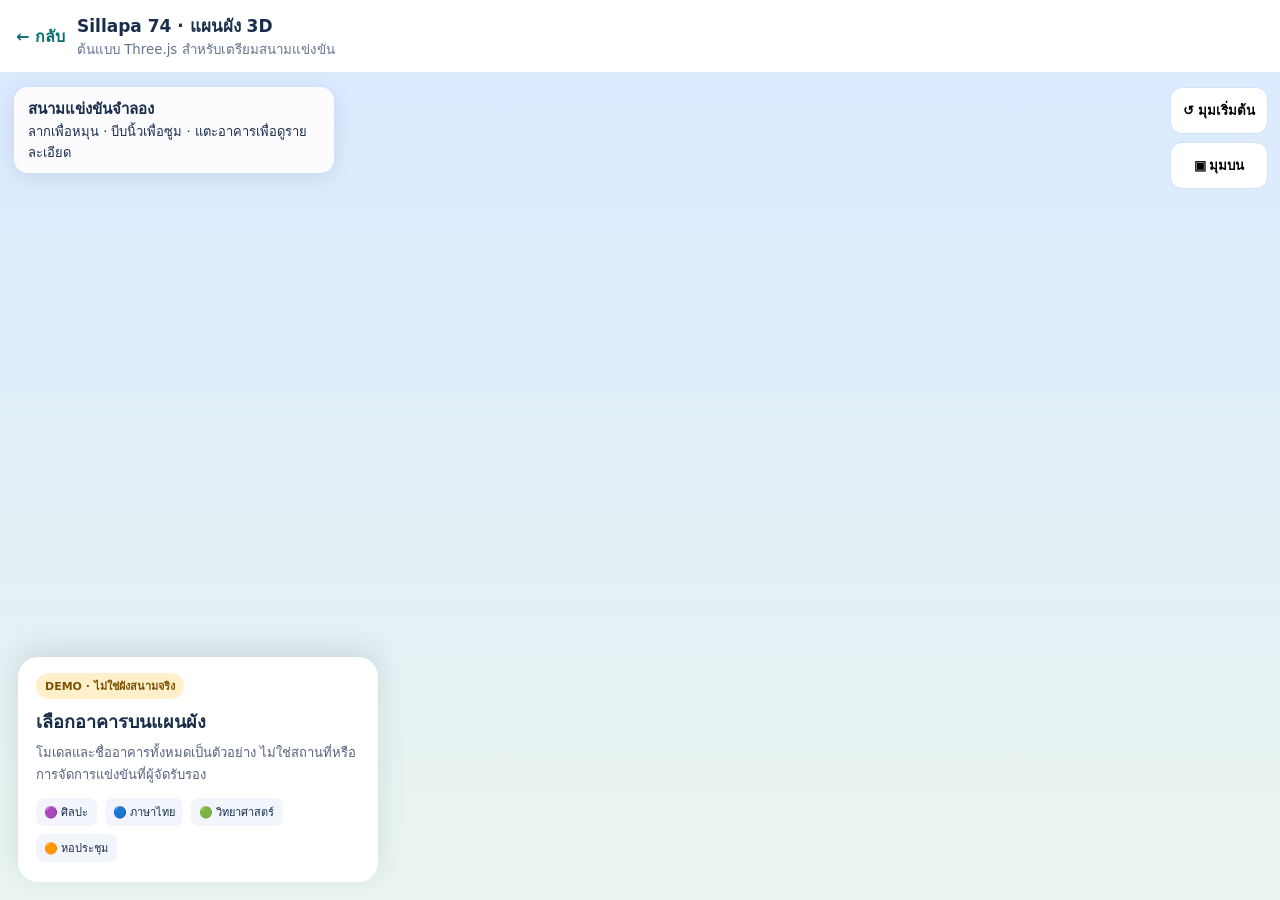
<file: threejs-demo/index.html>
<!doctype html>
<html lang="th"><head><meta charset="utf-8"><meta name="viewport" content="width=device-width,initial-scale=1,viewport-fit=cover"><meta name="theme-color" content="#f4f7fc"><title>Sillapa 74 — ต้นแบบแผนผังสนาม 3D</title>
<style>
*{box-sizing:border-box}html,body{margin:0;height:100%;font-family:system-ui,"Noto Sans Thai",sans-serif;background:#f4f7fc;color:#192d4b}body{display:flex;flex-direction:column}header{padding:12px 16px;display:flex;align-items:center;gap:12px;background:#fff;border-bottom:1px solid #dde5f1}header a{color:#086f71;text-decoration:none;font-weight:700}header strong{font-size:17px}header small{display:block;color:#65758d}main{position:relative;flex:1;min-height:260px;overflow:hidden;background:linear-gradient(#dbeaff,#eaf5ef)}canvas{display:block;width:100%;height:100%;touch-action:none}.pill{position:absolute;top:14px;left:14px;background:#fffefeea;padding:10px 14px;border-radius:14px;box-shadow:0 4px 20px #24416421;font-size:13px;max-width:min(320px,70%)}.pill strong{display:block;font-size:15px}.tools{position:absolute;right:12px;top:14px;display:grid;gap:8px}.tools button{border:1px solid #d3e1f0;border-radius:12px;padding:12px;background:white;font-weight:700;cursor:pointer}.panel{background:#fff;border-radius:20px 20px 0 0;padding:16px 18px 20px;box-shadow:0 -8px 28px #23415c22;min-height:145px;position:relative}.panel h2{font-size:18px;margin:0 0 6px}.panel p{font-size:13px;line-height:1.7;color:#53627b;margin:0}.tag{display:inline-block;background:#fff0cc;color:#7b5200;border-radius:999px;padding:4px 9px;font-size:11px;font-weight:700;margin-bottom:8px}.legend{display:flex;flex-wrap:wrap;gap:8px;margin-top:12px}.legend span{font-size:11px;background:#f2f6fc;border-radius:8px;padding:5px 8px}footer{padding:8px 14px calc(9px + env(safe-area-inset-bottom));text-align:center;font-size:11px;color:#6b7890;background:#fff}.fallback{position:absolute;inset:0;display:none;align-items:center;justify-content:center;padding:25px;text-align:center;background:#e8f1f8;color:#43546c}button:focus-visible,a:focus-visible{outline:3px solid #087c7c;outline-offset:2px}@media(min-width:850px){.panel{position:absolute;bottom:18px;left:18px;width:360px;border-radius:20px}footer{display:none}}
</style></head><body>
<header><a href="../#overview" aria-label="กลับสู่ Sillapa 74">← กลับ</a><div><strong>Sillapa 74 · แผนผัง 3D</strong><small>ต้นแบบ Three.js สำหรับเตรียมสนามแข่งขัน</small></div></header>
<main id="stage"><div class="pill"><strong>สนามแข่งขันจำลอง</strong>ลากเพื่อหมุน · บีบนิ้วเพื่อซูม · แตะอาคารเพื่อดูรายละเอียด</div><div class="tools"><button id="reset" type="button">↺ มุมเริ่มต้น</button><button id="top" type="button">▣ มุมบน</button></div><div id="fallback" class="fallback" role="alert">ไม่สามารถเปิดภาพ 3D ได้ โปรดตรวจสอบการเชื่อมต่ออินเทอร์เน็ตและ WebGL</div></main>
<section class="panel" aria-live="polite"><span class="tag">DEMO · ไม่ใช่ผังสนามจริง</span><h2 id="name">เลือกอาคารบนแผนผัง</h2><p id="desc">โมเดลและชื่ออาคารทั้งหมดเป็นตัวอย่าง ไม่ใช่สถานที่หรือการจัดการแข่งขันที่ผู้จัดรับรอง</p><div class="legend"><span>🟣 ศิลปะ</span><span>🔵 ภาษาไทย</span><span>🟢 วิทยาศาสตร์</span><span>🟠 หอประชุม</span></div></section>
<footer>ต้นแบบแยกจากระบบหลัก · ไม่ดึงข้อมูลนักเรียนหรือกรรมการ · ต้องใช้อินเทอร์เน็ตโหลด Three.js</footer>
<script type="module">
import * as THREE from 'https://esm.sh/three@0.180.0';
import {OrbitControls} from 'https://esm.sh/three@0.180.0/examples/jsm/controls/OrbitControls.js';
const stage=document.querySelector('#stage'),fallback=document.querySelector('#fallback');
try{
const scene=new THREE.Scene();scene.background=new THREE.Color(0xdceeff);scene.fog=new THREE.Fog(0xdceeff,45,100);
const camera=new THREE.PerspectiveCamera(46,1,.1,150);camera.position.set(22,24,28);
const renderer=new THREE.WebGLRenderer({antialias:true,powerPreference:'low-power'});renderer.setPixelRatio(Math.min(devicePixelRatio,1.75));renderer.shadowMap.enabled=true;renderer.shadowMap.type=THREE.PCFSoftShadowMap;renderer.outputColorSpace=THREE.SRGBColorSpace;stage.prepend(renderer.domElement);
scene.add(new THREE.HemisphereLight(0xffffff,0x78936d,2));const sun=new THREE.DirectionalLight(0xffffff,2.4);sun.position.set(18,35,12);sun.castShadow=true;sun.shadow.mapSize.set(1024,1024);sun.shadow.camera.left=-35;sun.shadow.camera.right=35;sun.shadow.camera.top=35;sun.shadow.camera.bottom=-35;scene.add(sun);
const mat=(c)=>new THREE.MeshStandardMaterial({color:c,roughness:.82});
const ground=mat(0x98cba3),path=mat(0xe4d9c8),road=mat(0x7b8798),windowMat=mat(0x92c5e3),trunk=mat(0x8c6245),leaves=mat(0x3b9666);
function box(w,h,d,x,y,z,m,cast=true){const o=new THREE.Mesh(new THREE.BoxGeometry(w,h,d),m);o.position.set(x,y,z);o.castShadow=cast;o.receiveShadow=true;scene.add(o);return o}
box(60,.25,55,0,-.2,0,ground,false);box(50,.05,4,0,.01,14,road,false);box(4,.06,44,-19,.02,0,path,false);box(4,.06,44,19,.02,0,path,false);
const selectable=[];
function building(id,title,description,x,z,color,w=9,d=7,floors=2){
 const base=box(w,floors*2.7,d,x,floors*1.35,z,mat(color));
 const roof=box(w+1,.55,d+1,x,floors*2.7+.25,z,mat(0x52647b));
 const parts=[base,roof];for(let f=0;f<floors;f++){for(let i=-1;i<=1;i++){const win=box(1.25,1.35,.09,x+i*w/3,f*2.7+1.55,z+d/2+.055,windowMat);parts.push(win)}}
 const entry=box(2.1,2,.12,x,1,z+d/2+.14,mat(0x3b566c));parts.push(entry);
 for(const part of parts){part.userData.id=id}
 selectable.push({id,title,description});
}
building('art','อาคาร 1 · กลุ่มสาระศิลปะ','ตัวอย่างอาคารแข่งขันศิลปะ คลิกเพื่อแสดงรายละเอียดของสนามที่ผู้จัดจะกำหนดภายหลัง',-11,-8,0xd9b5ee);
building('thai','อาคาร 2 · กลุ่มสาระภาษาไทย','ตัวอย่างพื้นที่แข่งขันภาษาไทย ยังไม่มีตารางห้องหรือกำหนดการจริง',9,-8,0x91c6ee);
building('science','อาคาร 3 · กลุ่มสาระวิทยาศาสตร์','ตัวอย่างพื้นที่แข่งขันวิทยาศาสตร์ ใช้สาธิตการเลือกอาคารและหมุนมุมกล้อง',-11,5,0x92d8bc);
building('hall','หอประชุม · พิธีเปิดและกิจกรรม','พื้นที่หอประชุมจำลอง ยังไม่ได้ยืนยันการใช้สนามจริง',9,5,0xf6c58c,11,9,1);
function tree(x,z,s=1){box(.55*s,2.1*s,.55*s,x,1*s,z,trunk);const crown=new THREE.Mesh(new THREE.IcosahedronGeometry(1.7*s,1),leaves);crown.position.set(x,3*s,z);crown.castShadow=true;scene.add(crown)}
for(const [x,z] of [[-23,-16],[-23,-6],[-23,7],[-23,19],[24,-17],[24,-6],[24,8],[24,20],[-3,-18],[2,-18],[-3,18],[2,18]])tree(x,z,.9);
const controls=new OrbitControls(camera,renderer.domElement);controls.enableDamping=true;controls.dampingFactor=.07;controls.target.set(0,1,0);controls.minDistance=13;controls.maxDistance=65;controls.maxPolarAngle=Math.PI*.49;controls.enablePan=false;
document.querySelector('#reset').onclick=()=>{camera.position.set(22,24,28);controls.target.set(0,1,0);controls.update()};
document.querySelector('#top').onclick=()=>{camera.position.set(.01,45,.01);controls.target.set(0,0,0);controls.update()};
const ray=new THREE.Raycaster(),pointer=new THREE.Vector2();let down=null;
renderer.domElement.addEventListener('pointerdown',e=>{down={x:e.clientX,y:e.clientY}});
renderer.domElement.addEventListener('pointerup',e=>{if(!down||Math.hypot(e.clientX-down.x,e.clientY-down.y)>12)return;const rect=renderer.domElement.getBoundingClientRect();pointer.set((e.clientX-rect.left)/rect.width*2-1,-(e.clientY-rect.top)/rect.height*2+1);ray.setFromCamera(pointer,camera);const hit=ray.intersectObjects(scene.children).find(v=>v.object.userData.id);if(hit){const selected=selectable.find(s=>s.id===hit.object.userData.id);document.querySelector('#name').textContent=selected.title;document.querySelector('#desc').textContent=selected.description}});
const resize=()=>{const w=stage.clientWidth,h=stage.clientHeight;camera.aspect=w/Math.max(h,1);camera.updateProjectionMatrix();renderer.setSize(w,h,false)};new ResizeObserver(resize).observe(stage);resize();let frame;const loop=()=>{frame=requestAnimationFrame(loop);controls.update();renderer.render(scene,camera)};loop();document.addEventListener('visibilitychange',()=>{if(document.hidden){cancelAnimationFrame(frame)}else{loop()}});
}catch(error){fallback.style.display='flex';fallback.textContent='เปิดภาพ 3D ไม่สำเร็จ: '+error.message}
</script></body></html>
</file>
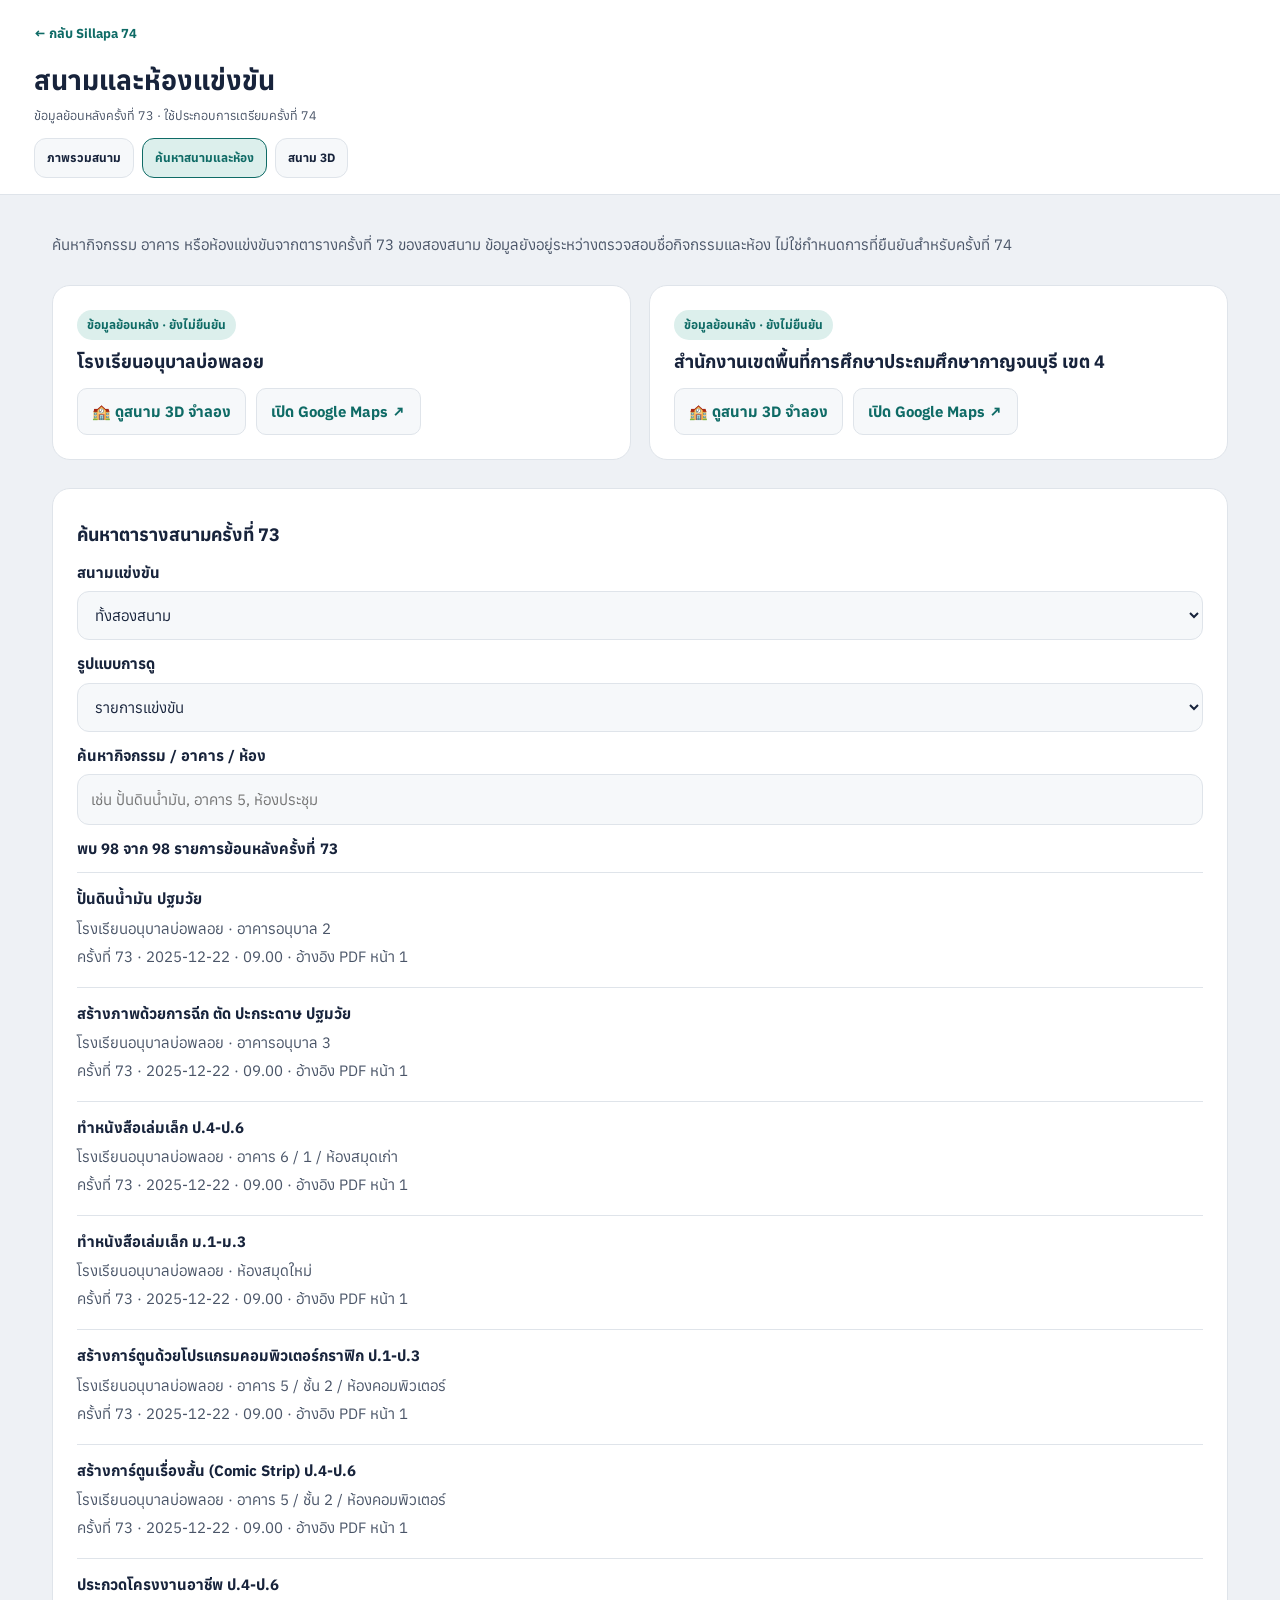
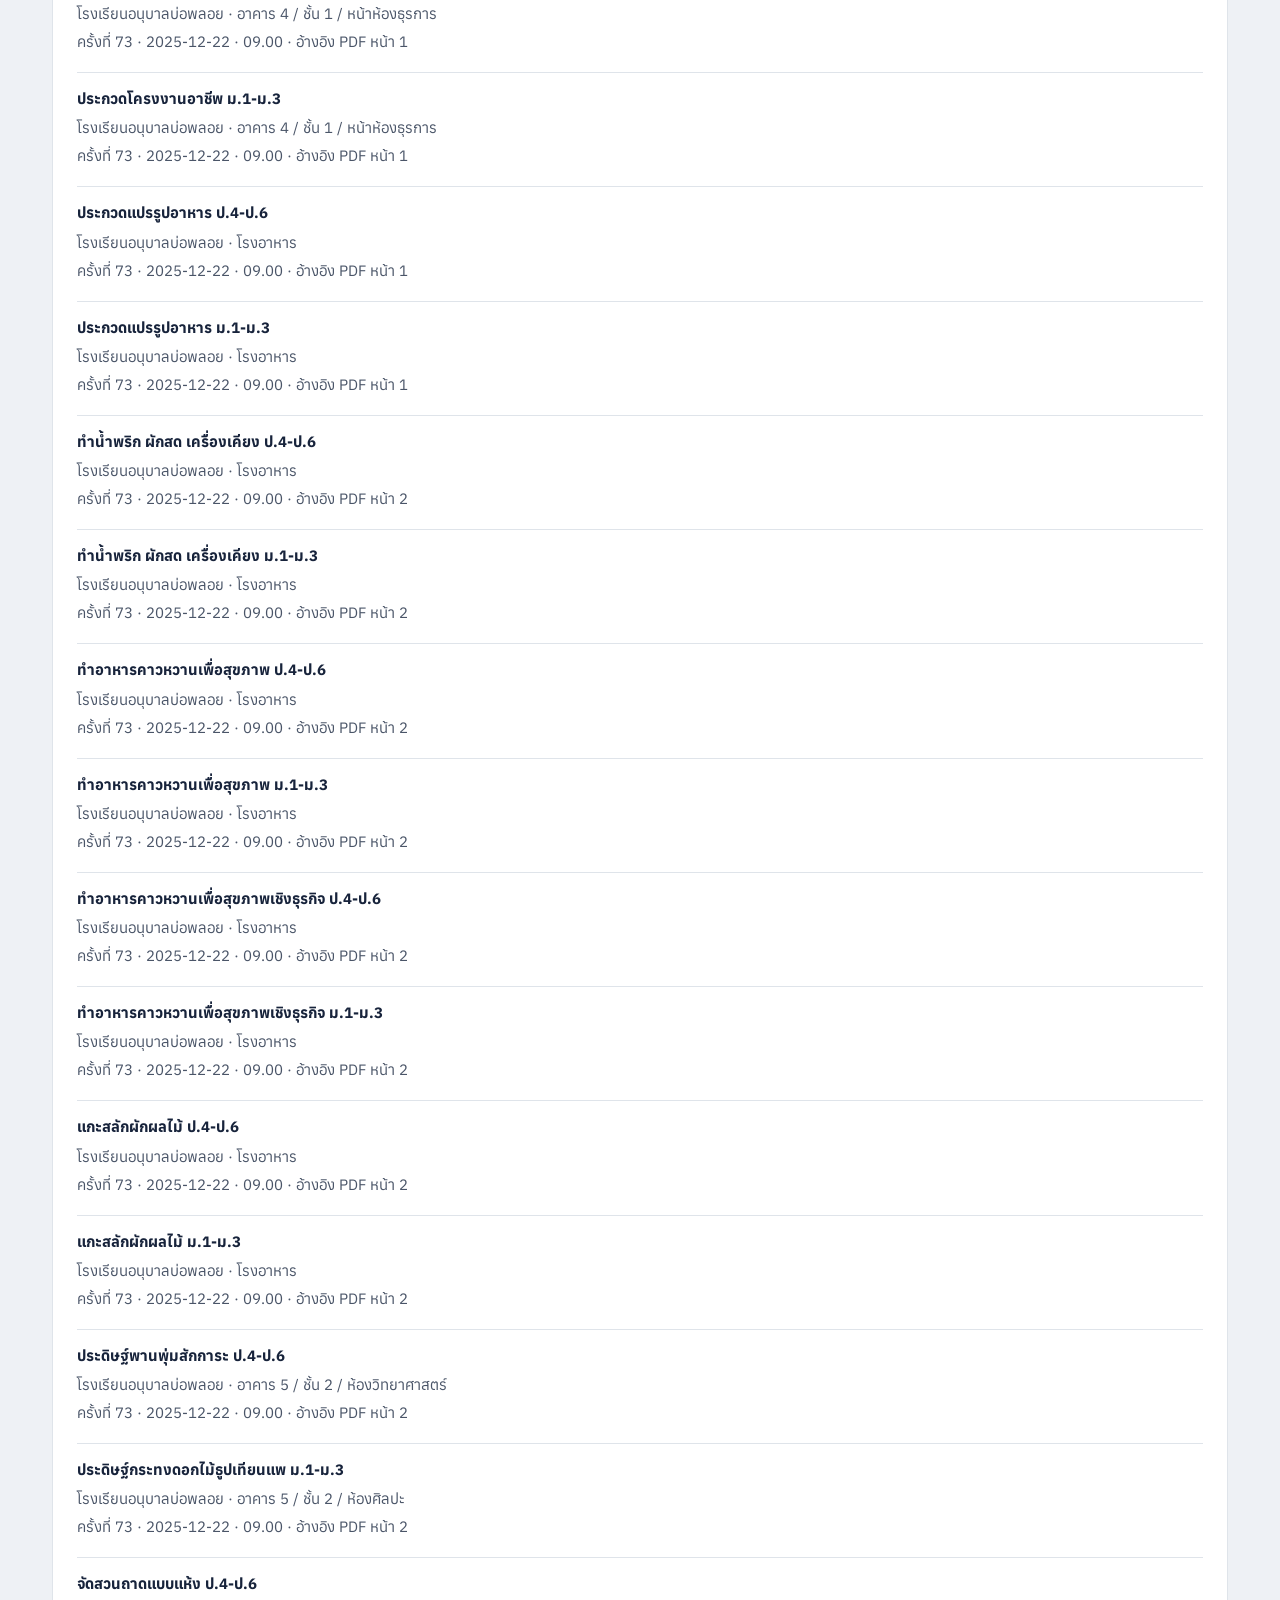
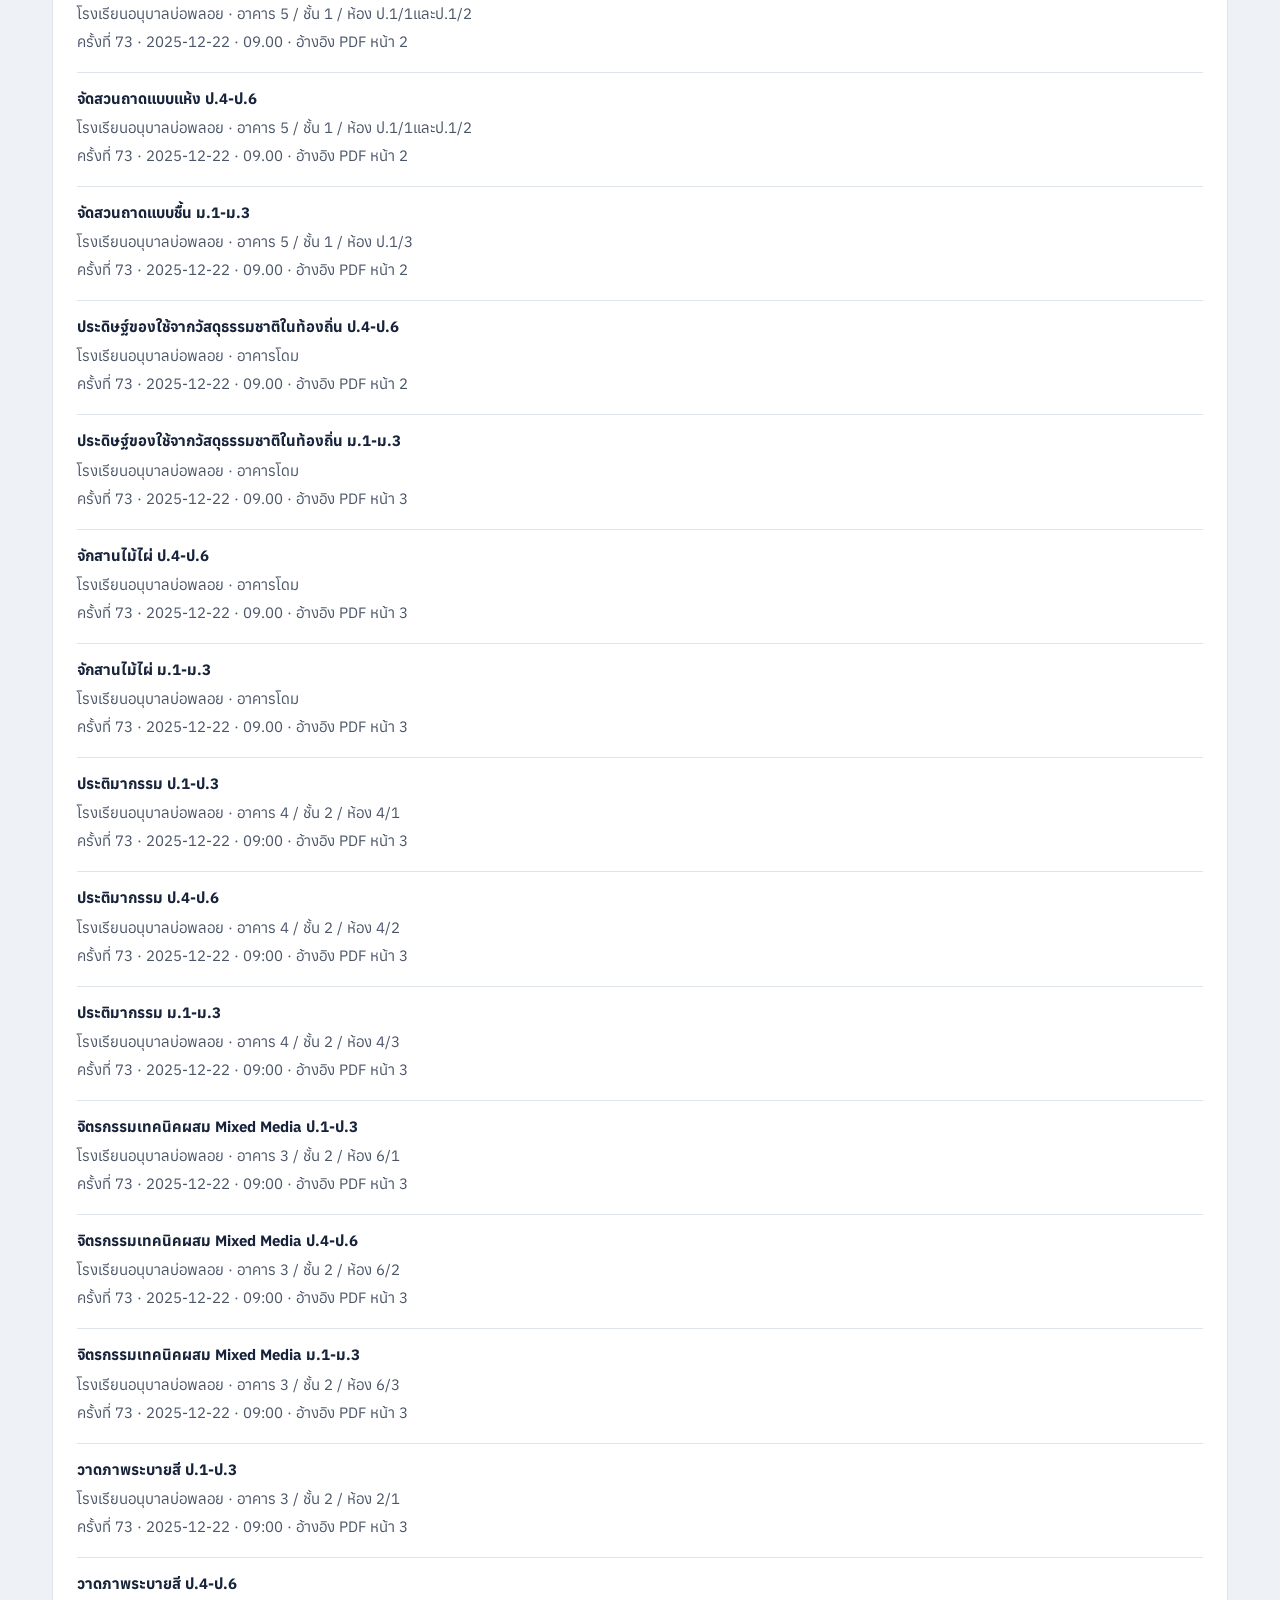
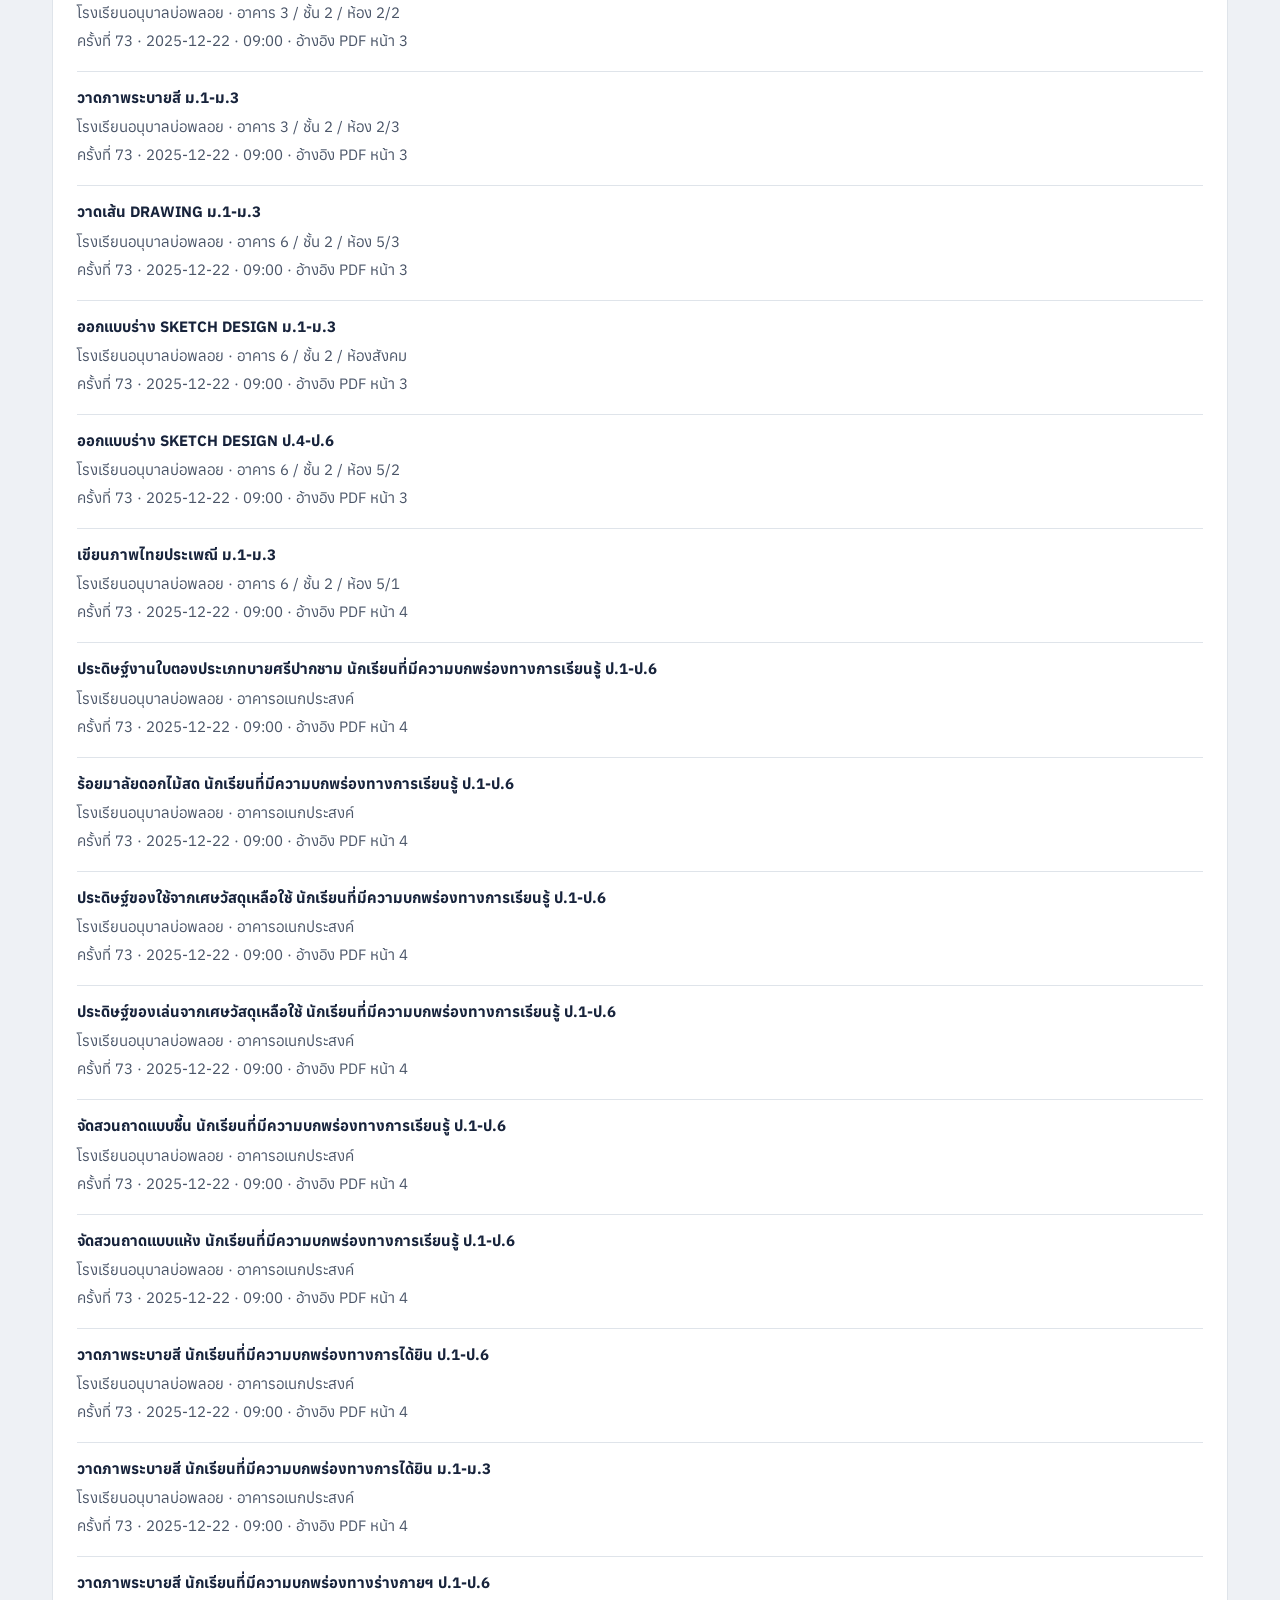
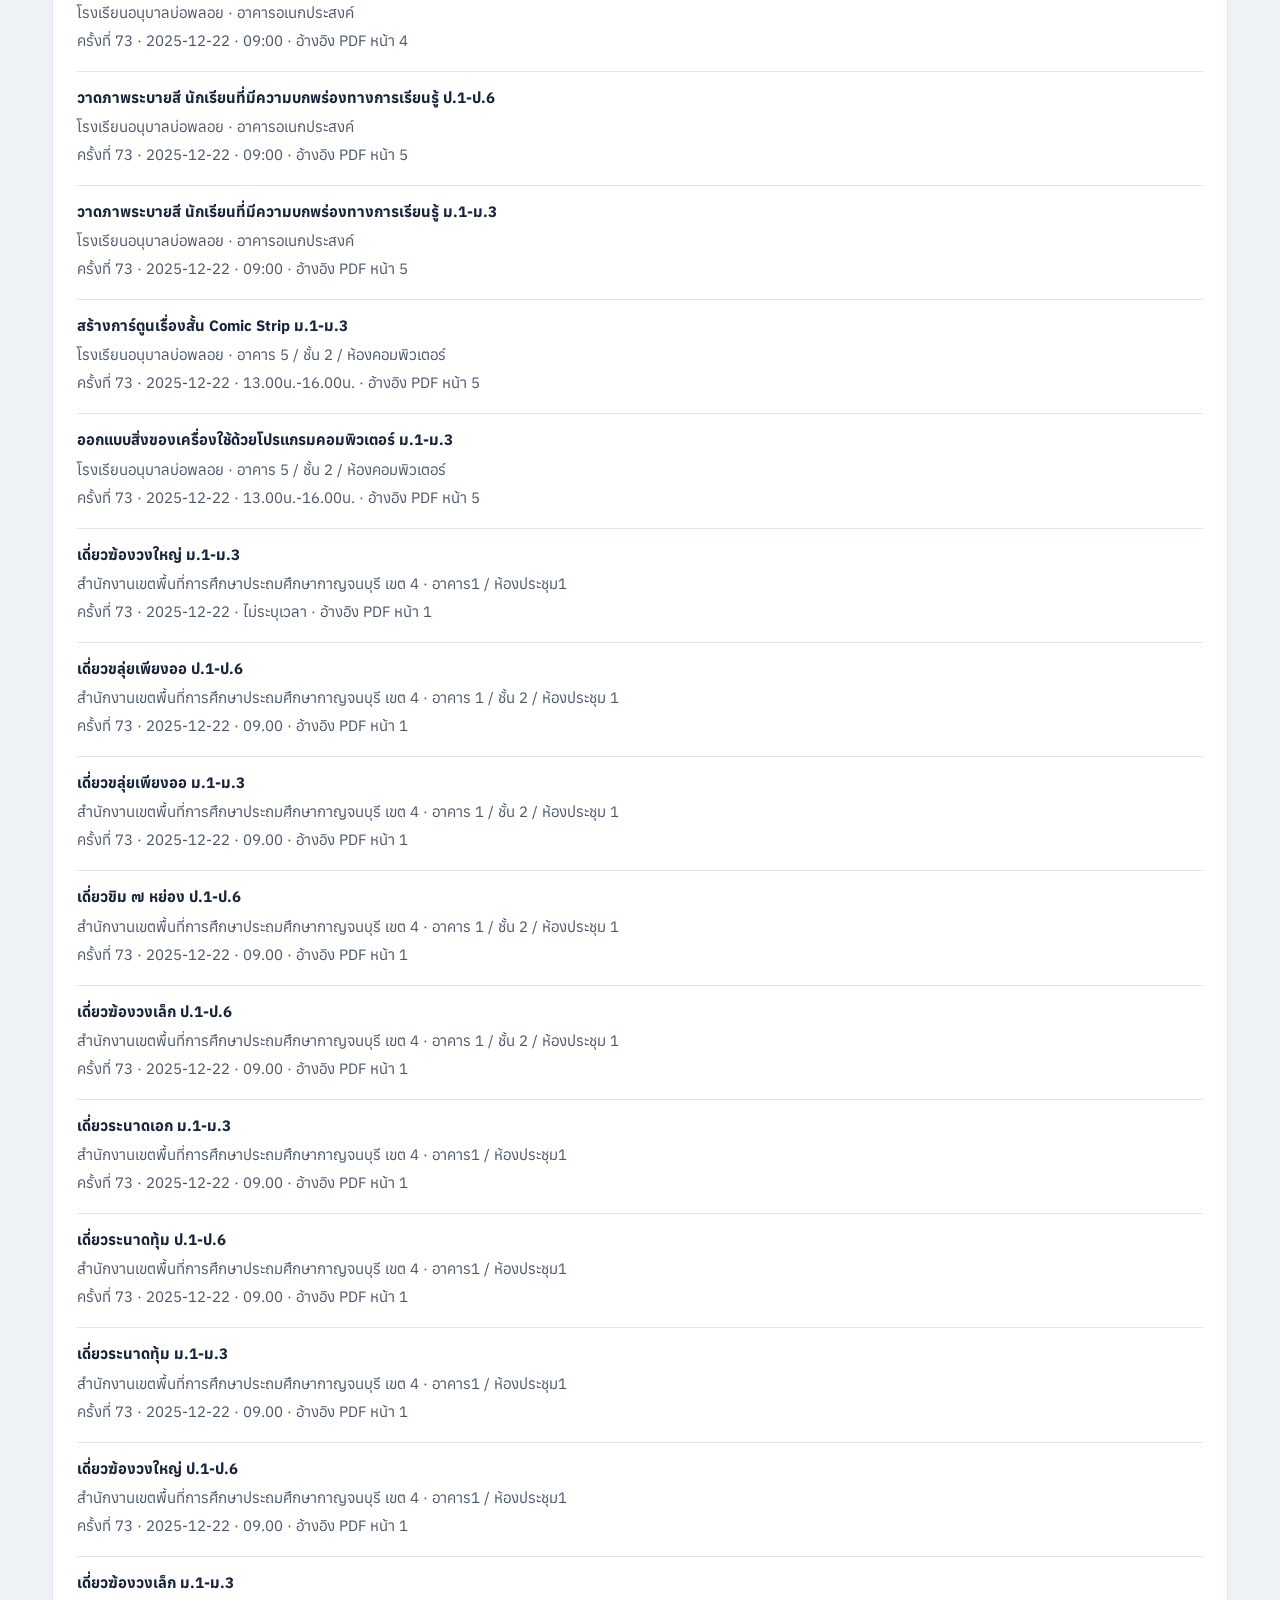
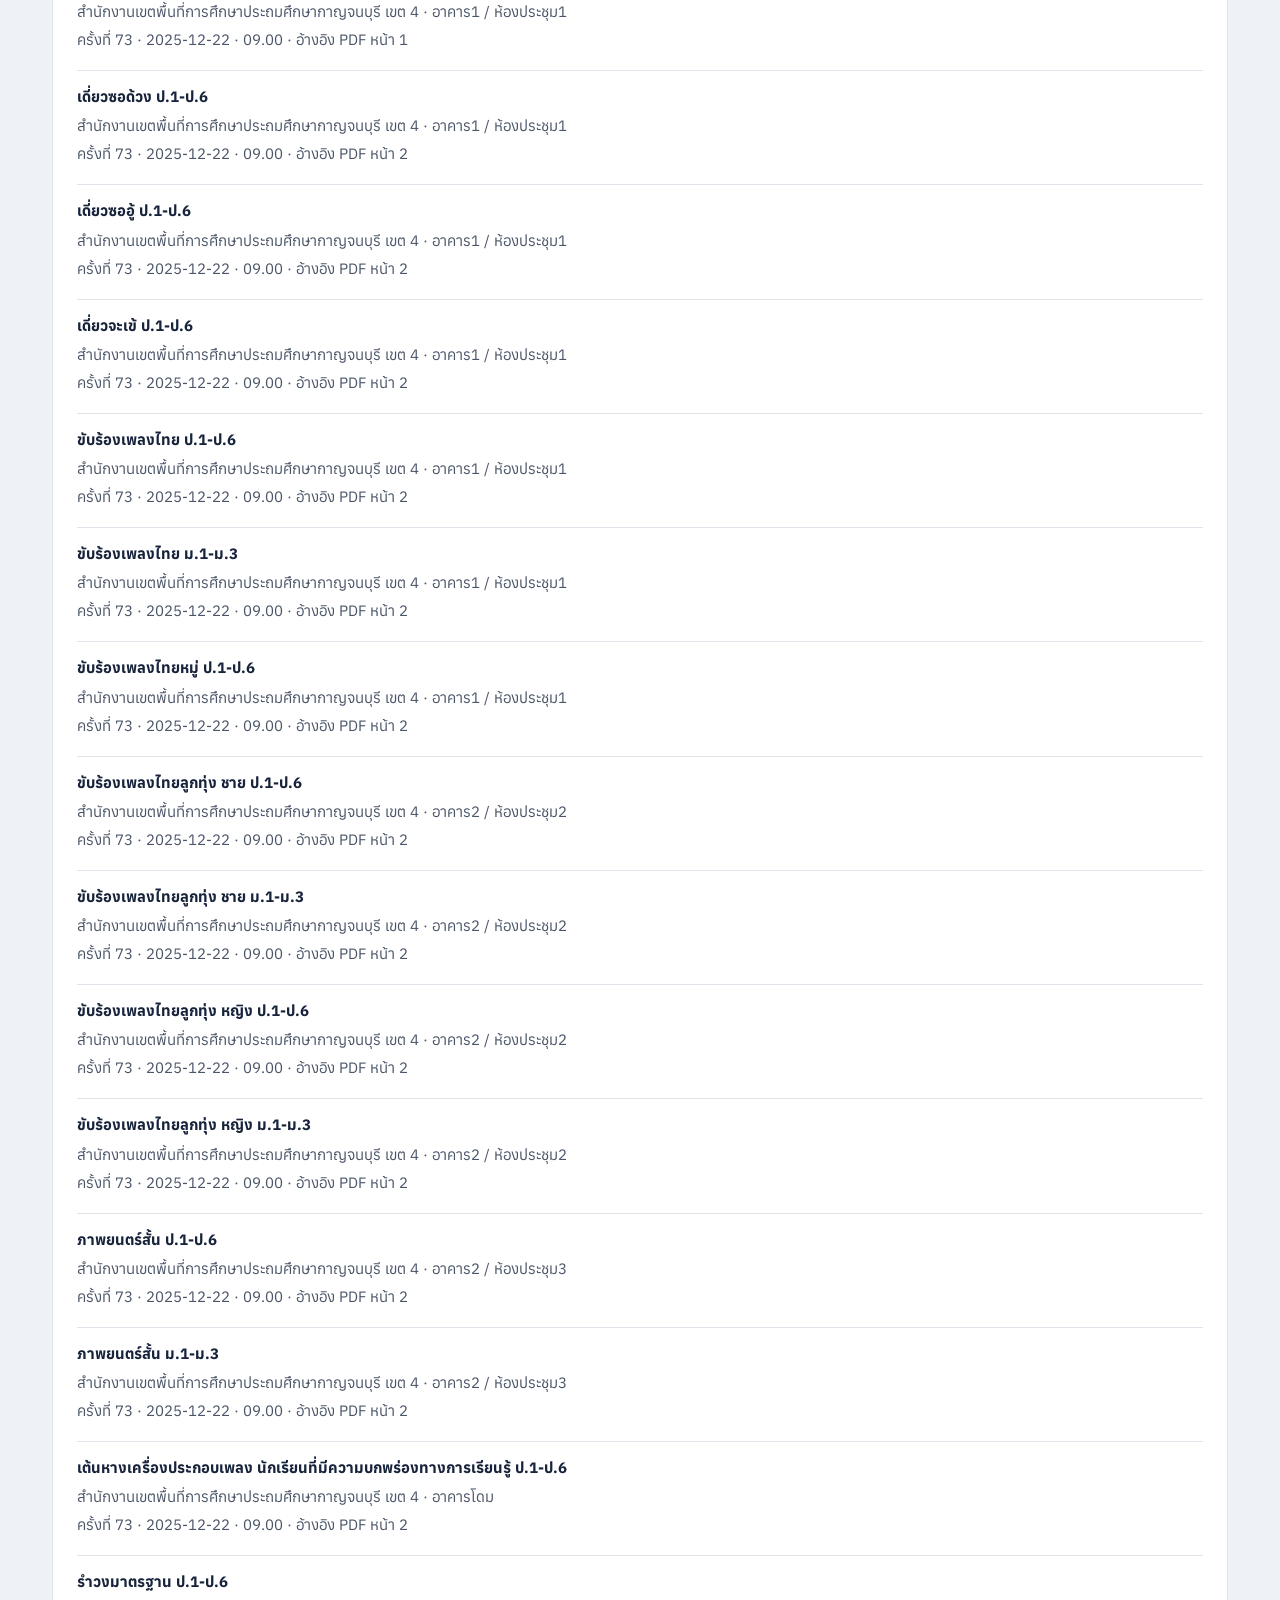
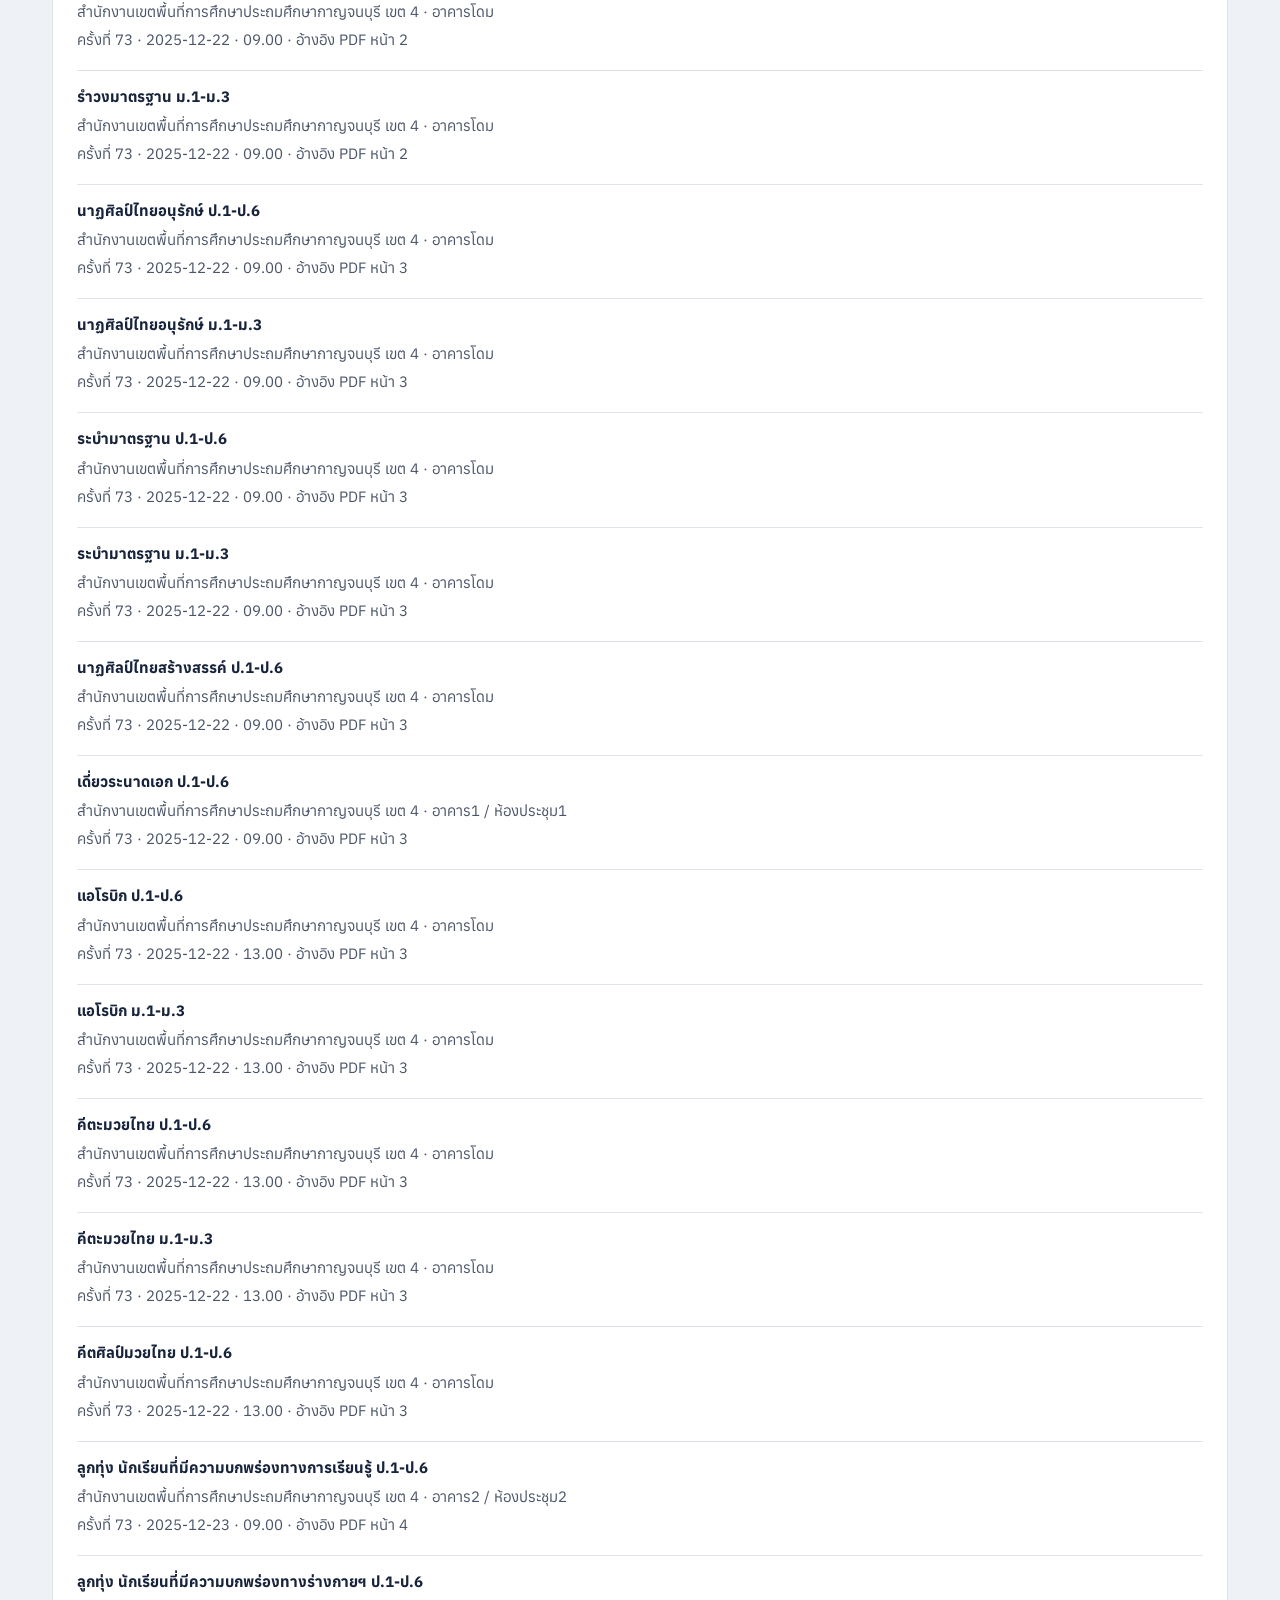
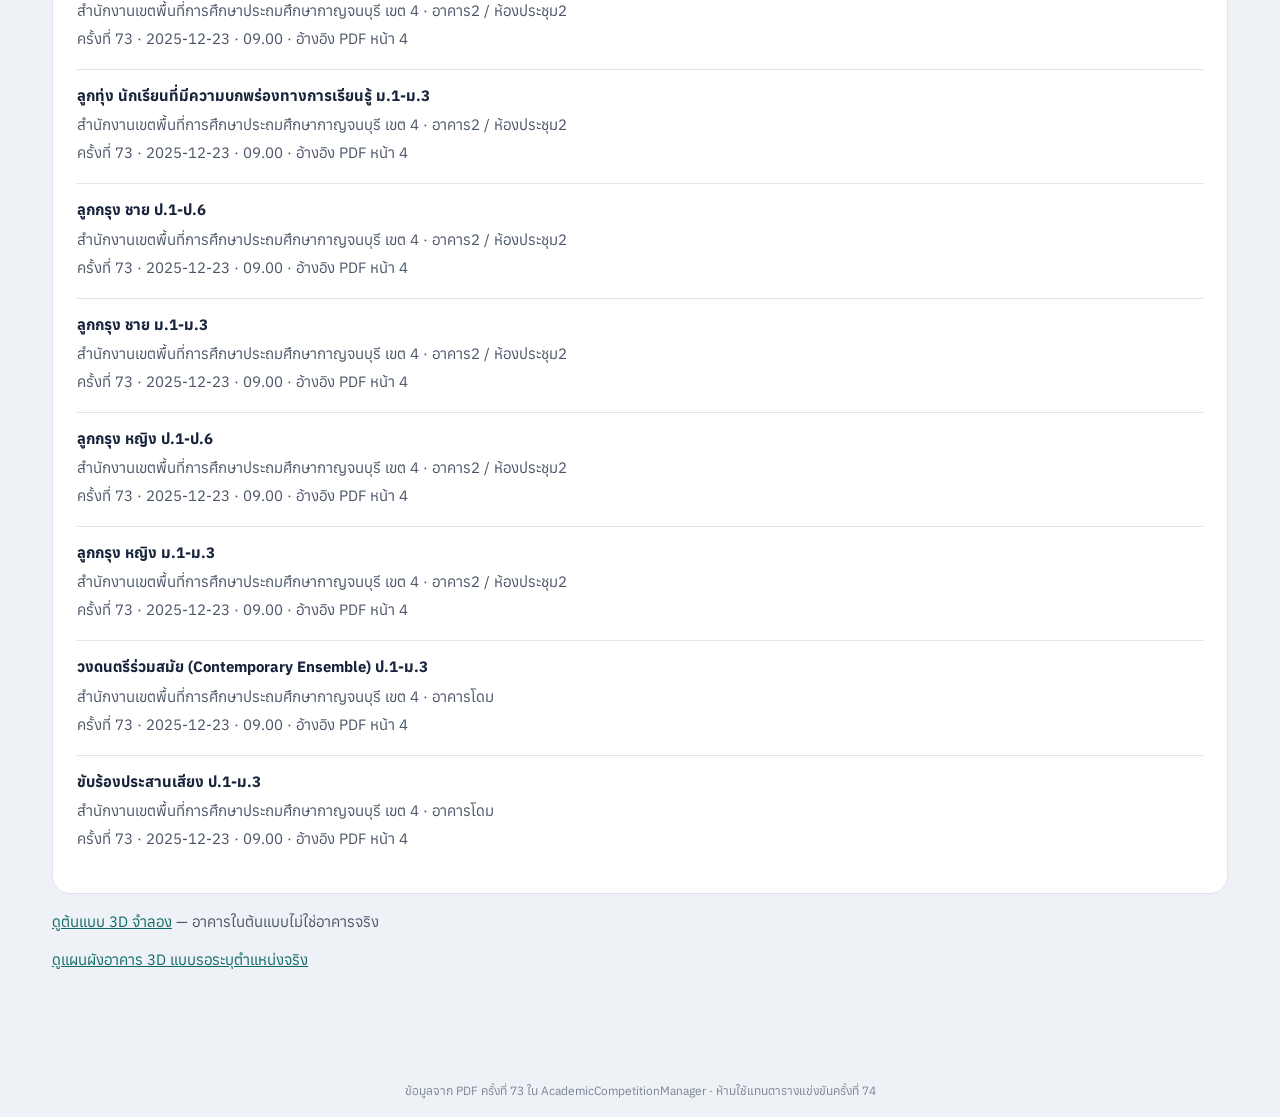
<file: venues/index.html>
<!doctype html><html lang="th"><head><meta charset="utf-8"><meta name="viewport" content="width=device-width,initial-scale=1,viewport-fit=cover"><title>Sillapa 74 — สนามและห้องแข่งขันย้อนหลัง 73</title><style>*{box-sizing:border-box}body{margin:0;background:#f3f7fd;color:#18304e;font:15px system-ui,"Noto Sans Thai",sans-serif}header{background:white;padding:17px;border-bottom:1px solid #dce5f2}a{color:#1762b5}h1{font-size:22px;margin:12px 0 4px}main{max-width:860px;margin:auto;padding:18px 14px 70px}.intro{color:#526581;line-height:1.7}.card{background:white;border-radius:18px;padding:18px;margin:16px 0;box-shadow:0 4px 20px #28456a13}.card h2{font-size:18px;margin:8px 0}.tag{display:inline-block;background:#fff0c9;color:#805a0b;padding:6px 10px;border-radius:20px;font-size:12px}.links{display:flex;gap:10px;flex-wrap:wrap;margin-top:12px}.links a{background:#eaf2ff;padding:10px;border-radius:10px;text-decoration:none;font-weight:700}.field{width:100%;border:1px solid #bfcde0;background:#fff;border-radius:12px;padding:13px;font:inherit;color:inherit}label{font-weight:700;display:block;margin:12px 0 7px}.stats{font-weight:700;color:#435a79;margin:12px 0}.result{border-top:1px solid #e6edf5;padding:14px 0}.result h3{font-size:15px;margin:0 0 6px}.result p{margin:4px 0;color:#526581;line-height:1.6}.empty{color:#65748a;padding:14px 0}small{color:#60738a}footer{padding:16px;text-align:center;font-size:12px;color:#6a7890}@media(min-width:720px){.cards{display:grid;grid-template-columns:1fr 1fr;gap:14px}.cards .card{margin:10px 0}} .building-group{border:1px solid #e2eaf5;border-radius:12px;margin:10px 0;overflow:hidden}.building-group summary{cursor:pointer;padding:13px;font-weight:700;background:#f7faff}.building-group .inside{padding:10px 14px}.subtle{font-size:12px;color:#61738d} </style><link rel="preconnect" href="https://fonts.googleapis.com"><link rel="preconnect" href="https://fonts.gstatic.com" crossorigin><link href="https://fonts.googleapis.com/css2?family=Anuphan:wght@400;500;600;700&display=swap" rel="stylesheet"><link rel="stylesheet" href="./venue-shell.css"></head><body class="venue-shell venue-index"><header><a href="../">← กลับ Sillapa 74</a><h1>สนามและห้องแข่งขัน</h1><small>ข้อมูลย้อนหลังครั้งที่ 73 · ใช้ประกอบการเตรียมครั้งที่ 74</small><nav class="venue-nav" aria-label="เมนูสนามแข่งขัน"><a href="../#venue">ภาพรวมสนาม</a><a href="./" aria-current="page">ค้นหาสนามและห้อง</a><a href="./schematic-3d.html" >สนาม 3D</a></nav></header><main><p class="intro">ค้นหากิจกรรม อาคาร หรือห้องแข่งขันจากตารางครั้งที่ 73 ของสองสนาม ข้อมูลยังอยู่ระหว่างตรวจสอบชื่อกิจกรรมและห้อง ไม่ใช่กำหนดการที่ยืนยันสำหรับครั้งที่ 74</p><div class="cards"><article class="card"><span class="tag">ข้อมูลย้อนหลัง · ยังไม่ยืนยัน</span><h2>โรงเรียนอนุบาลบ่อพลอย</h2><div class="links"><a href="./schematic-3d.html?venue=anuban-bophloi">🏫 ดูสนาม 3D จำลอง</a><a href="https://www.google.com/maps/search/?api=1&query=%E0%B9%82%E0%B8%A3%E0%B8%87%E0%B9%80%E0%B8%A3%E0%B8%B5%E0%B8%A2%E0%B8%99%E0%B8%AD%E0%B8%99%E0%B8%B8%E0%B8%9A%E0%B8%B2%E0%B8%A5%E0%B8%9A%E0%B9%88%E0%B8%AD%E0%B8%9E%E0%B8%A5%E0%B8%AD%E0%B8%A2" target="_blank" rel="noopener noreferrer">เปิด Google Maps ↗</a></div></article><article class="card"><span class="tag">ข้อมูลย้อนหลัง · ยังไม่ยืนยัน</span><h2>สำนักงานเขตพื้นที่การศึกษาประถมศึกษากาญจนบุรี เขต 4</h2><div class="links"><a href="./schematic-3d.html?venue=kanchanaburi-pesa4">🏫 ดูสนาม 3D จำลอง</a><a href="https://www.google.com/maps/search/?api=1&query=%E0%B8%AA%E0%B8%B3%E0%B8%99%E0%B8%B1%E0%B8%81%E0%B8%87%E0%B8%B2%E0%B8%99%E0%B9%80%E0%B8%82%E0%B8%95%E0%B8%9E%E0%B8%B7%E0%B9%89%E0%B8%99%E0%B8%97%E0%B8%B5%E0%B9%88%E0%B8%81%E0%B8%B2%E0%B8%A3%E0%B8%A8%E0%B8%B6%E0%B8%81%E0%B8%A9%E0%B8%B2%E0%B8%9B%E0%B8%A3%E0%B8%B0%E0%B8%96%E0%B8%A1%E0%B8%A8%E0%B8%B6%E0%B8%81%E0%B8%A9%E0%B8%B2%E0%B8%81%E0%B8%B2%E0%B8%8D%E0%B8%88%E0%B8%99%E0%B8%9A%E0%B8%B8%E0%B8%A3%E0%B8%B5%E0%B9%80%E0%B8%82%E0%B8%954" target="_blank" rel="noopener noreferrer">เปิด Google Maps ↗</a></div></article></div><section class="card"><h2>ค้นหาตารางสนามครั้งที่ 73</h2><label for="venue">สนามแข่งขัน</label><select class="field" id="venue"><option value="all">ทั้งสองสนาม</option><option value="anuban-bophloi">โรงเรียนอนุบาลบ่อพลอย</option><option value="kanchanaburi-pesa4">สำนักงานเขตฯ เขต 4</option></select><label for="mode">รูปแบบการดู</label><select class="field" id="mode"><option value="rows">รายการแข่งขัน</option><option value="buildings">แยกตามอาคาร (ข้อมูลย้อนหลัง)</option></select><label for="q">ค้นหากิจกรรม / อาคาร / ห้อง</label><input class="field" id="q" type="search" placeholder="เช่น ปั้นดินน้ำมัน, อาคาร 5, ห้องประชุม" autocomplete="off"><div class="stats" id="count" aria-live="polite">กำลังโหลดข้อมูล…</div><div id="results"></div></section><p><a href="../threejs-demo/">ดูต้นแบบ 3D จำลอง</a> — อาคารในต้นแบบไม่ใช่อาคารจริง</p><p><a href="./campus-3d.html">ดูแผนผังอาคาร 3D แบบรอระบุตำแหน่งจริง</a></p></main><footer>ข้อมูลจาก PDF ครั้งที่ 73 ใน AcademicCompetitionManager · ห้ามใช้แทนตารางแข่งขันครั้งที่ 74</footer><script type="module">
const root=document.querySelector('#results'),count=document.querySelector('#count'),q=document.querySelector('#q'),select=document.querySelector('#venue'),mode=document.querySelector('#mode');let data=[];
const normalize=s=>String(s??'').normalize('NFKC').toLocaleLowerCase('th-TH').replace(/\s+/g,'');
function render(){const term=normalize(q.value),venue=select.value;const rows=data.filter(x=>(venue==='all'||x.venueId===venue)&&normalize([x.activity,x.building,x.floor,x.room,x.venueName].join(' ')).includes(term));count.textContent='พบ '+rows.length+' จาก '+data.length+' รายการย้อนหลังครั้งที่ 73';root.replaceChildren();if(!rows.length){const p=document.createElement('p');p.className='empty';p.textContent='ไม่พบรายการที่ตรงกับคำค้น';root.append(p);return}if(mode.value==='buildings'){const groups=new Map();for(const x of rows){const key=x.venueName+'||'+(x.building||'ไม่ระบุอาคาร');if(!groups.has(key))groups.set(key,[]);groups.get(key).push(x)}for(const [key,items] of groups){const details=document.createElement('details');details.className='building-group';const summary=document.createElement('summary');summary.textContent=key.split('||').join(' — ')+' ('+items.length+' รายการ)';const inside=document.createElement('div');inside.className='inside';for(const x of items){const p=document.createElement('p');p.textContent=x.activity+' · '+[x.floor,x.room].filter(Boolean).join(' / ');inside.append(p)}details.append(summary,inside);root.append(details)}return}const frag=document.createDocumentFragment();for(const x of rows.slice(0,100)){const item=document.createElement('article');item.className='result';const title=document.createElement('h3');title.textContent=x.activity;const where=document.createElement('p');where.textContent=x.venueName+' · '+[x.building,x.floor,x.room].filter(Boolean).join(' / ');const when=document.createElement('p');when.textContent='ครั้งที่ 73 · '+(x.date||'ไม่ระบุวัน')+' · '+(x.time||'ไม่ระบุเวลา')+' · อ้างอิง PDF หน้า '+x.sourcePage;item.append(title,where,when);frag.append(item)}root.append(frag);if(rows.length>100){const p=document.createElement('p');p.className='empty';p.textContent='แสดง 100 รายการแรก กรุณาระบุคำค้นเพื่อดูรายการที่เหลือ';root.append(p)}}
q.addEventListener('input',render);select.addEventListener('change',render);mode.addEventListener('change',render);
try{const response=await fetch('./history73.json');if(!response.ok)throw Error('โหลดไม่สำเร็จ');const snapshot=await response.json();if(snapshot.schema!=='sillapa-73-venue-history-v1'||snapshot.edition!==73||snapshot.publicationStatus!=='historical-review-only')throw Error('ข้อมูลไม่ผ่านการตรวจสอบรูปแบบ');data=snapshot.venues.flatMap(v=>v.rows.map(x=>({...x,venueId:v.id,venueName:v.name})));render()}catch(e){count.textContent='ยังโหลดข้อมูลย้อนหลังไม่ได้';root.textContent='โปรดลองเปิดใหม่เมื่อมีอินเทอร์เน็ต'}
</script></body></html>
</file>
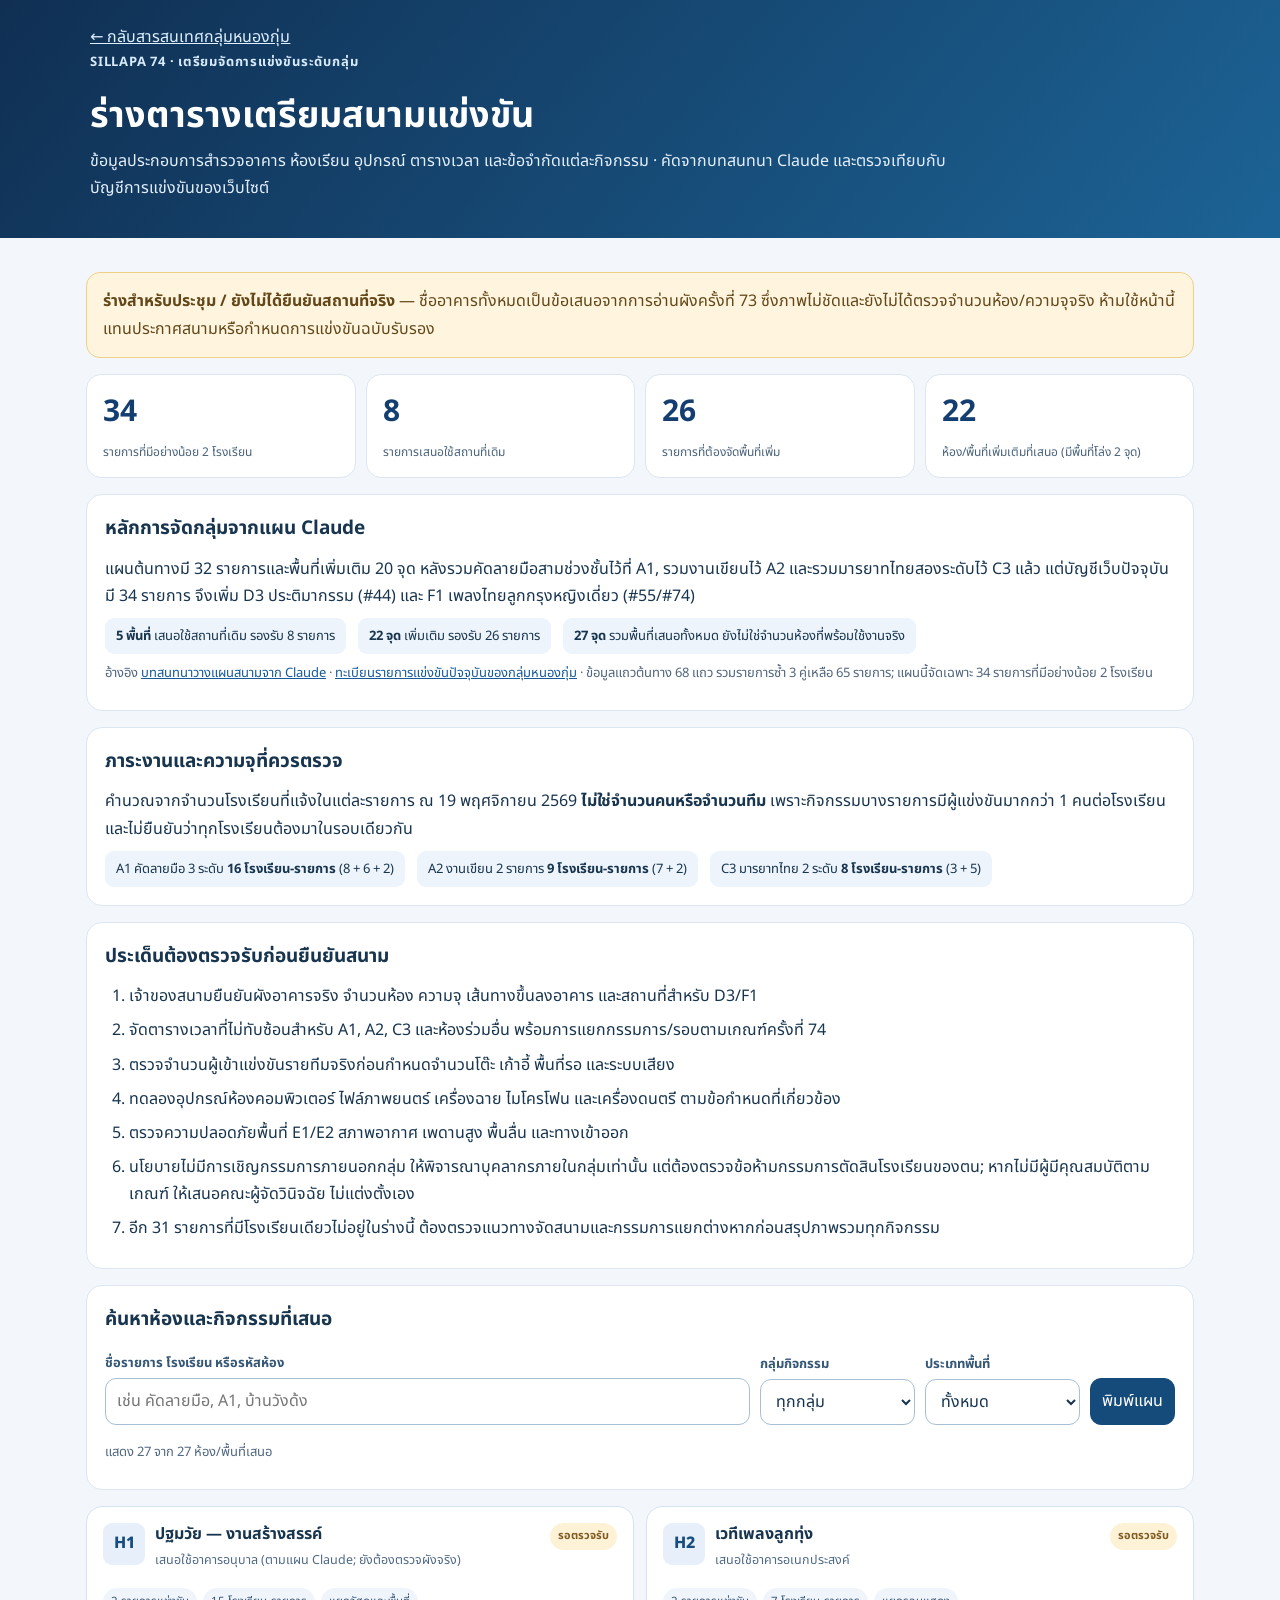
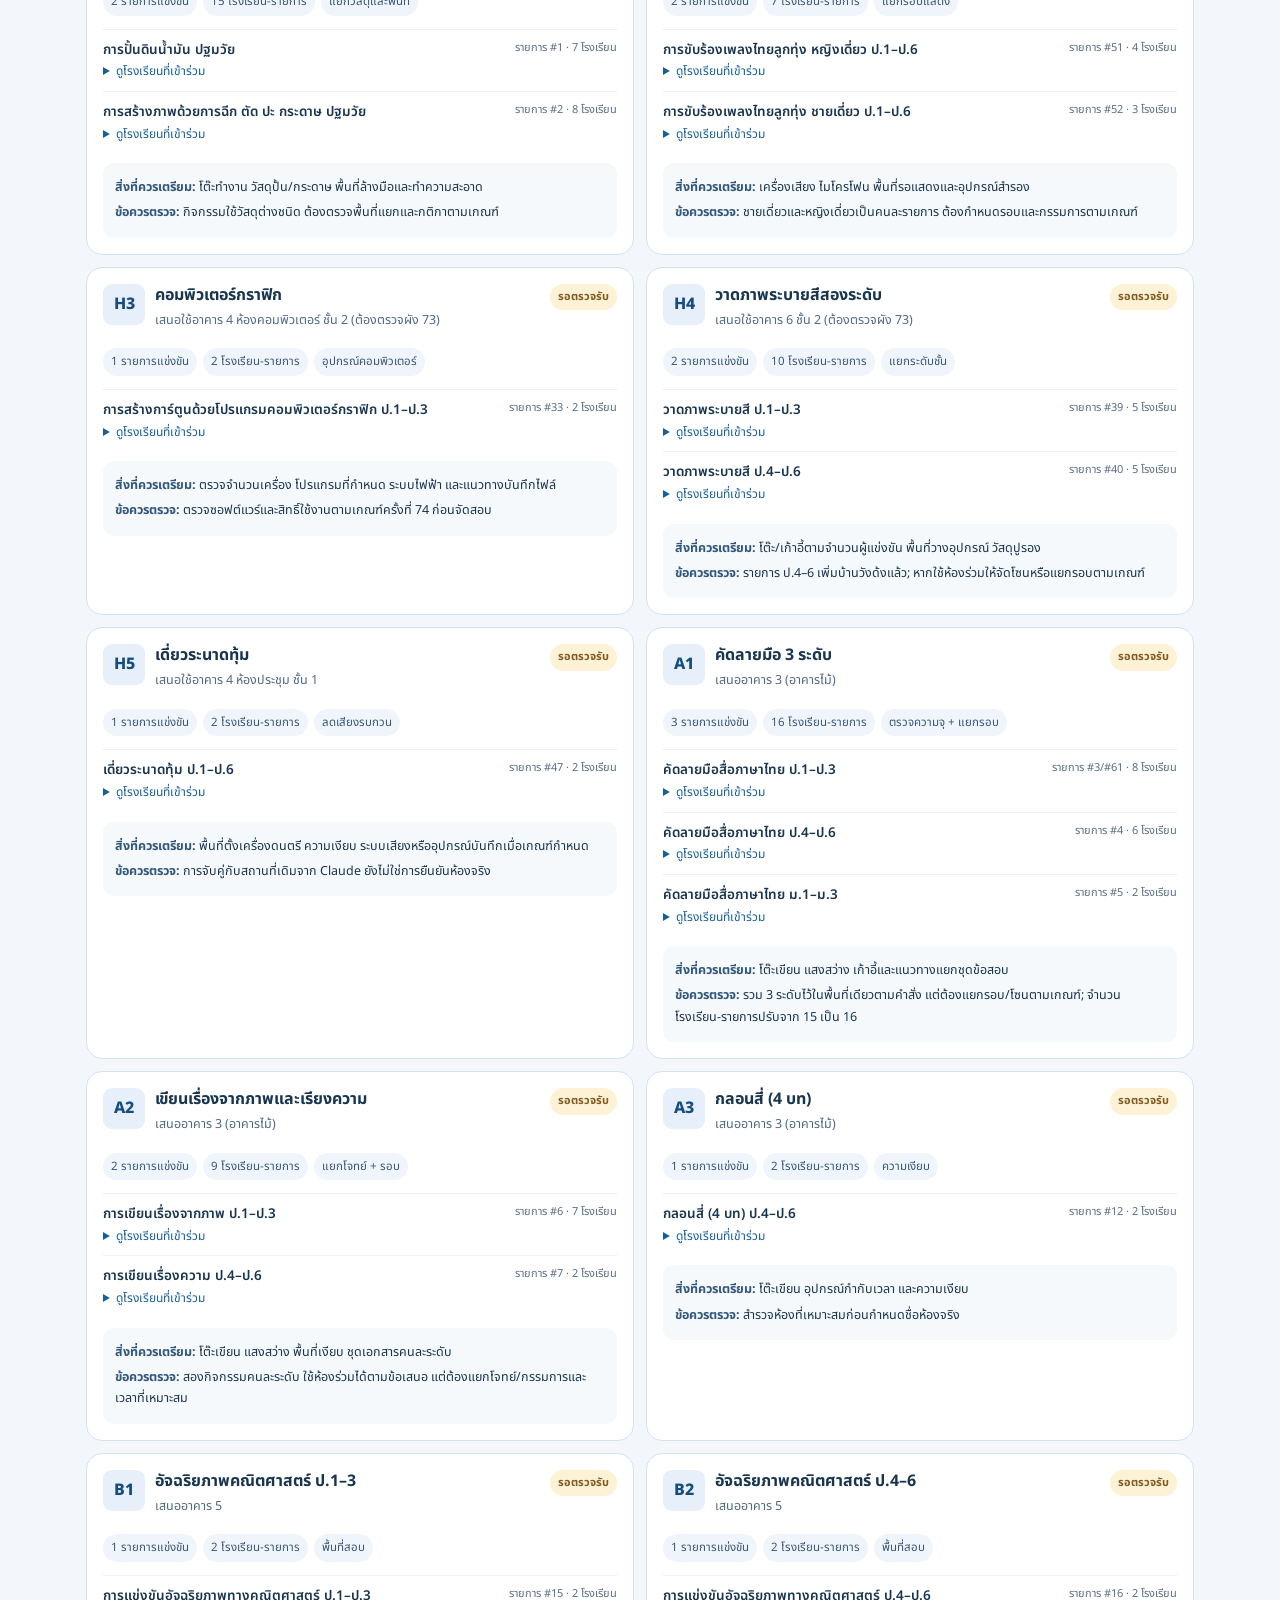
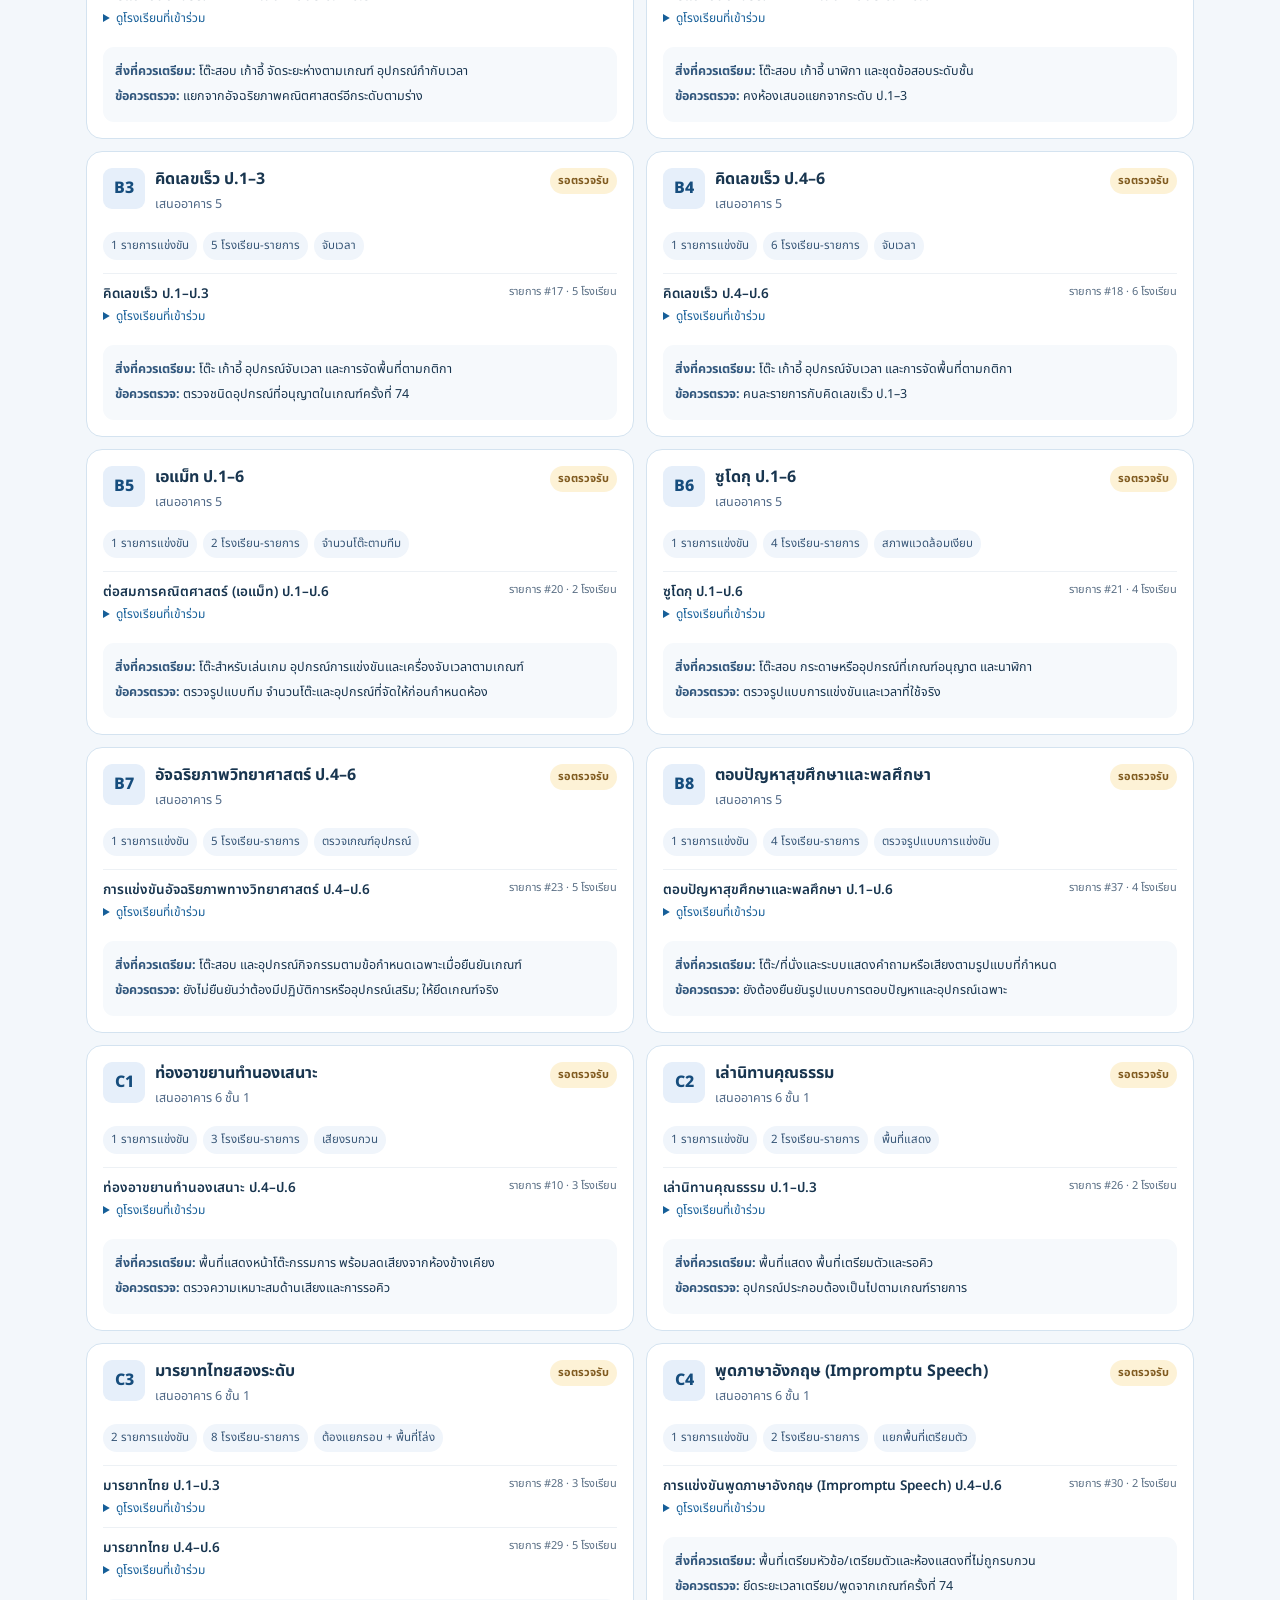
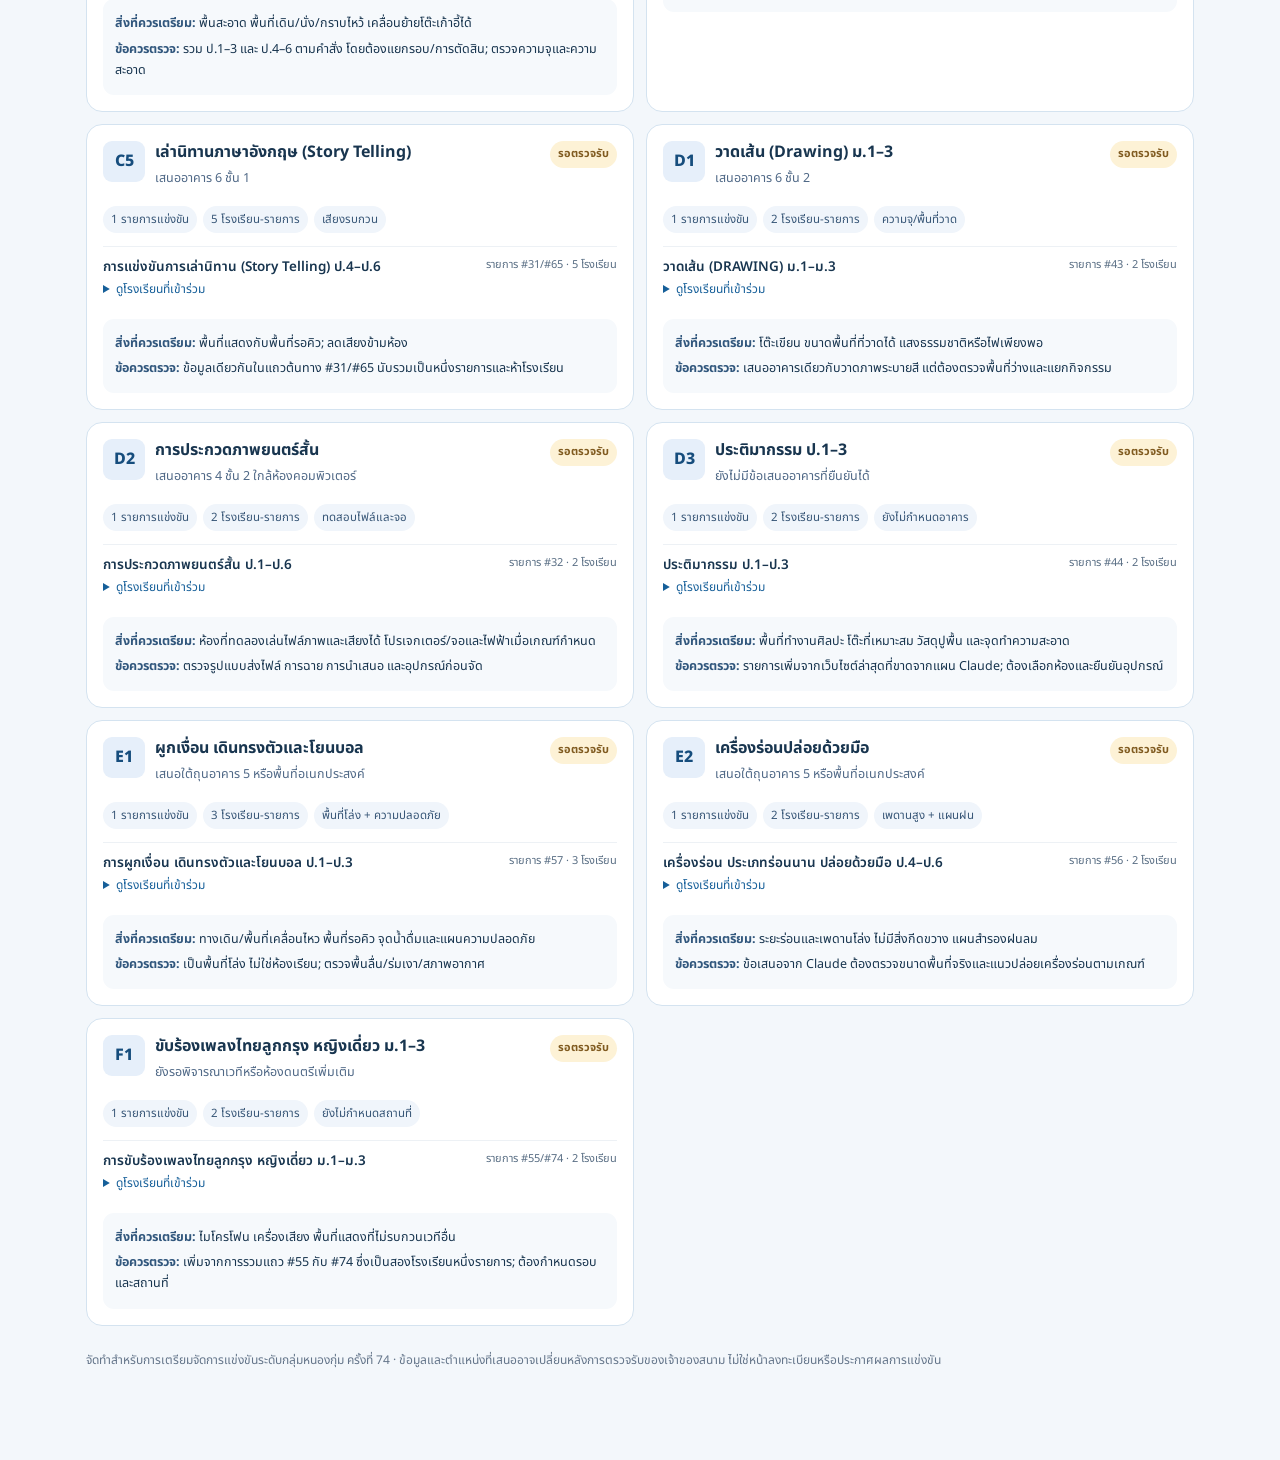
<file: nongkum-venue-prep.html>
<!doctype html>
<html lang="th"><head><meta charset="utf-8"><meta name="viewport" content="width=device-width,initial-scale=1,viewport-fit=cover"><meta name="theme-color" content="#123e68"><meta name="robots" content="noindex,nofollow"><title>ร่างเตรียมสนาม 34 รายการแข่งขัน · หนองกุ่ม 74</title>
<link rel="preconnect" href="https://fonts.googleapis.com"><link rel="preconnect" href="https://fonts.gstatic.com" crossorigin><link href="https://fonts.googleapis.com/css2?family=Noto+Sans+Thai:wght@400;500;600;700;800&display=swap" rel="stylesheet">
<style>
:root{font-family:"Noto Sans Thai",system-ui,sans-serif;color:#18354f;background:#f3f7fb;color-scheme:light;font-synthesis:none}*{box-sizing:border-box}body{margin:0;line-height:1.7}a{color:#155b9b}a:focus-visible,button:focus-visible,input:focus-visible,select:focus-visible,summary:focus-visible{outline:3px solid #e8a53b;outline-offset:3px}header{background:linear-gradient(130deg,#102f53,#1c6395);color:#fff;padding:24px max(16px,calc((100vw - 1100px)/2)) 36px}header a{color:#deefff}header h1{font-size:clamp(25px,4vw,36px);line-height:1.4;margin:18px 0 6px}header p{color:#e4effc;margin:0;max-width:870px}.eyebrow{font-size:13px;letter-spacing:.06em;font-weight:700;color:#d8ebfc}main{max-width:1140px;margin:auto;padding:18px 16px 78px}.warning{background:#fff5df;color:#634718;border:1px solid #efcf86;border-radius:14px;padding:14px 16px;margin:16px 0;line-height:1.75}.summary-stats{display:grid;grid-template-columns:repeat(4,minmax(0,1fr));gap:10px;margin:16px 0}.stat{background:#fff;border:1px solid #dbe6f1;border-radius:15px;padding:12px 16px}.stat b{font-size:clamp(22px,3vw,30px);display:block;color:#153e70;font-variant-numeric:tabular-nums}.stat small{font-size:12px;color:#49627b}.panel{background:#fff;border:1px solid #dbe6f1;border-radius:16px;padding:18px;margin:16px 0}.panel h2{font-size:19px;margin:0 0 10px}.panel p{margin:8px 0}.source{font-size:13px;color:#50657e}.overview-row{display:flex;gap:12px;flex-wrap:wrap}.overview-row span{background:#edf4fb;padding:7px 11px;border-radius:9px;font-size:13px}.strong-note{font-weight:700}.filters{display:grid;grid-template-columns:1fr 155px 155px auto;gap:10px;align-items:end;margin:16px 0}label{font-size:13px;color:#355777;font-weight:700;display:block;margin-bottom:4px}input,select,button{font:inherit;min-height:45px;border:1px solid #a7c0d5;border-radius:11px;padding:9px 11px;background:white;color:#17344f;width:100%}button{width:auto;white-space:nowrap;cursor:pointer;background:#144b7a;color:#fff;border-color:#144b7a}.group-title{font-size:17px;margin:24px 0 9px;border-bottom:1px solid #d7e4f1;padding-bottom:8px}.card-grid{display:grid;grid-template-columns:repeat(2,minmax(0,1fr));gap:12px}.room{background:#fff;border:1px solid #d4e3f0;border-radius:16px;padding:16px;min-width:0;break-inside:avoid}.room[hidden]{display:none!important}.room-head{display:flex;align-items:flex-start;gap:10px}.room-code{flex:none;min-width:42px;text-align:center;background:#e6effa;color:#164d7d;padding:7px;border-radius:9px;font-weight:800}.room-titles{flex:1;min-width:0}.room h3{font-size:16px;line-height:1.4;margin:0}.room-location{font-size:12.5px;color:#506987;margin:4px 0}.room-state{flex:none;align-self:start;color:#805b20;background:#fdf2d6;border-radius:18px;font-size:11px;font-weight:700;padding:4px 8px}.room-metrics{display:flex;flex-wrap:wrap;gap:6px;margin:13px 0}.room-metrics span{font-size:11.5px;background:#f0f5fb;color:#375677;border-radius:20px;padding:4px 8px}.events{padding:0;list-style:none;margin:10px 0}.event{border-top:1px solid #edf1f5;padding:9px 0}.event-main{display:flex;justify-content:space-between;gap:10px;align-items:start}.event-name{font-size:13.5px;font-weight:600}.event-name strong{white-space:nowrap;font-weight:600}.event-main small{font-size:11px;color:#596e84;text-align:right;flex-shrink:0}.schools summary{font-size:12px;cursor:pointer;color:#165f99}.schools ul{font-size:12px;margin:3px 0 0;padding-left:21px;color:#38536e}.room-action{background:#f6f9fc;border-radius:11px;padding:10px 12px;font-size:12.5px}.room-action p{margin:4px 0}.room-action strong{color:#31577d}.toolnote{font-size:13px;color:#516882;margin:0 0 15px}.footer{font-size:12px;color:#64758a;margin-top:24px}.pending{padding-left:24px;margin:5px 0}.pending li{margin:7px 0}.empty{padding:20px;color:#596e84;text-align:center}.hidden,[hidden]{display:none!important}
@media(max-width:850px){.card-grid{grid-template-columns:1fr}.filters{grid-template-columns:1fr 1fr}.filters .search{grid-column:span 2}.summary-stats{grid-template-columns:repeat(2,minmax(0,1fr))}.filters button{width:100%}}
@media(max-width:520px){.room-state{font-size:10px;padding:4px 6px}.room-code{min-width:36px}.room{padding:12px}.event-main{display:block}.event-main small{display:block;text-align:left;margin-top:2px}.panel{padding:14px}.summary-stats{gap:7px}.stat{padding:10px}.filters{grid-template-columns:1fr 1fr}}
@media(prefers-color-scheme:dark){:root{background:#101d2b;color:#e7f1fd}.panel,.room,.stat{background:#1b3046;border-color:#3e5b75}.warning{background:#4b3d27;border-color:#7f6839;color:#f8e5bf}.stat b,.room-action strong{color:#b6d8ff}.stat small,.source,.toolnote,.room-location,.event-main small,.footer{color:#b6c9dc}.room-action{background:#203e58}.room-metrics span,.overview-row span{background:#294763;color:#d5e8fa}.room-state{background:#5b482a;color:#ffe9b0}.room-code{background:#294d74;color:#deefff}.event{border-color:#38516a}.schools summary{color:#b5ddff}.schools ul{color:#ccdbe9}.group-title{border-color:#3e5b75}input,select{background:#142b42;color:#eaf3ff;border-color:#4d6c87}.pending{color:#d9e5f4}}
@media print{header{background:#fff!important;color:#000;padding:8px 0}header a,.filters,button,.schools,.footer{display:none!important}header p,.eyebrow{color:#000}.warning,.panel,.room,.stat{color:#000;background:#fff;border-color:#aaa}.summary-stats{grid-template-columns:repeat(4,1fr)}.card-grid{grid-template-columns:repeat(2,1fr)}main{padding:0}.group-title{page-break-after:avoid}.room{break-inside:avoid}.room-state{background:#fff;color:#000}.room[hidden]{display:block!important}}
</style></head>
<body>
<header><a href="./nongkum.html">← กลับสารสนเทศกลุ่มหนองกุ่ม</a><div class="eyebrow">SILLAPA 74 · เตรียมจัดการแข่งขันระดับกลุ่ม</div><h1>ร่างตารางเตรียมสนามแข่งขัน</h1><p>ข้อมูลประกอบการสำรวจอาคาร ห้องเรียน อุปกรณ์ ตารางเวลา และข้อจำกัดแต่ละกิจกรรม · คัดจากบทสนทนา Claude และตรวจเทียบกับบัญชีการแข่งขันของเว็บไซต์</p></header>
<main>
<div class="warning"><strong>ร่างสำหรับประชุม / ยังไม่ได้ยืนยันสถานที่จริง</strong> — ชื่ออาคารทั้งหมดเป็นข้อเสนอจากการอ่านผังครั้งที่ 73 ซึ่งภาพไม่ชัดและยังไม่ได้ตรวจจำนวนห้อง/ความจุจริง ห้ามใช้หน้านี้แทนประกาศสนามหรือกำหนดการแข่งขันฉบับรับรอง</div>
<div class="summary-stats" aria-label="สรุปแผนเตรียมสนาม">
<div class="stat"><b>34</b><small>รายการที่มีอย่างน้อย 2 โรงเรียน</small></div><div class="stat"><b>8</b><small>รายการเสนอใช้สถานที่เดิม</small></div><div class="stat"><b>26</b><small>รายการที่ต้องจัดพื้นที่เพิ่ม</small></div><div class="stat"><b>22</b><small>ห้อง/พื้นที่เพิ่มเติมที่เสนอ (มีพื้นที่โล่ง 2 จุด)</small></div>
</div>
<section class="panel"><h2>หลักการจัดกลุ่มจากแผน Claude</h2><p>แผนต้นทางมี 32 รายการและพื้นที่เพิ่มเติม 20 จุด หลังรวมคัดลายมือสามช่วงชั้นไว้ที่ A1, รวมงานเขียนไว้ A2 และรวมมารยาทไทยสองระดับไว้ C3 แล้ว แต่บัญชีเว็บปัจจุบันมี 34 รายการ จึงเพิ่ม D3 ประติมากรรม (#44) และ F1 เพลงไทยลูกกรุงหญิงเดี่ยว (#55/#74)</p>
<div class="overview-row"><span><strong>5 พื้นที่</strong> เสนอใช้สถานที่เดิม รองรับ 8 รายการ</span><span><strong>22 จุด</strong> เพิ่มเติม รองรับ 26 รายการ</span><span><strong>27 จุด</strong> รวมพื้นที่เสนอทั้งหมด ยังไม่ใช่จำนวนห้องที่พร้อมใช้งานจริง</span></div>
<p class="source">อ้างอิง <a href="https://claude.ai/share/502633fb-1d26-43bc-851e-32cc772c9fa1" target="_blank" rel="noopener noreferrer">บทสนทนาวางแผนสนามจาก Claude</a> · <a href="./nongkum.html">ทะเบียนรายการแข่งขันปัจจุบันของกลุ่มหนองกุ่ม</a> · ข้อมูลแถวต้นทาง 68 แถว รวมรายการซ้ำ 3 คู่เหลือ 65 รายการ; แผนนี้จัดเฉพาะ 34 รายการที่มีอย่างน้อย 2 โรงเรียน</p></section>
<section class="panel"><h2>ภาระงานและความจุที่ควรตรวจ</h2><p>คำนวณจากจำนวนโรงเรียนที่แจ้งในแต่ละรายการ ณ 19 พฤศจิกายน 2569 <strong>ไม่ใช่จำนวนคนหรือจำนวนทีม</strong> เพราะกิจกรรมบางรายการมีผู้แข่งขันมากกว่า 1 คนต่อโรงเรียน และไม่ยืนยันว่าทุกโรงเรียนต้องมาในรอบเดียวกัน</p>
<div class="overview-row"><span>A1 คัดลายมือ 3 ระดับ <strong>16 โรงเรียน-รายการ</strong> (8 + 6 + 2)</span><span>A2 งานเขียน 2 รายการ <strong>9 โรงเรียน-รายการ</strong> (7 + 2)</span><span>C3 มารยาทไทย 2 ระดับ <strong>8 โรงเรียน-รายการ</strong> (3 + 5)</span></div></section>
<section class="panel"><h2>ประเด็นต้องตรวจรับก่อนยืนยันสนาม</h2><ol class="pending"><li>เจ้าของสนามยืนยันผังอาคารจริง จำนวนห้อง ความจุ เส้นทางขึ้นลงอาคาร และสถานที่สำหรับ D3/F1</li><li>จัดตารางเวลาที่ไม่ทับซ้อนสำหรับ A1, A2, C3 และห้องร่วมอื่น พร้อมการแยกกรรมการ/รอบตามเกณฑ์ครั้งที่ 74</li><li>ตรวจจำนวนผู้เข้าแข่งขันรายทีมจริงก่อนกำหนดจำนวนโต๊ะ เก้าอี้ พื้นที่รอ และระบบเสียง</li><li>ทดลองอุปกรณ์ห้องคอมพิวเตอร์ ไฟล์ภาพยนตร์ เครื่องฉาย ไมโครโฟน และเครื่องดนตรี ตามข้อกำหนดที่เกี่ยวข้อง</li><li>ตรวจความปลอดภัยพื้นที่ E1/E2 สภาพอากาศ เพดานสูง พื้นลื่น และทางเข้าออก</li><li>นโยบายไม่มีการเชิญกรรมการภายนอกกลุ่ม ให้พิจารณาบุคลากรภายในกลุ่มเท่านั้น แต่ต้องตรวจข้อห้ามกรรมการตัดสินโรงเรียนของตน; หากไม่มีผู้มีคุณสมบัติตามเกณฑ์ ให้เสนอคณะผู้จัดวินิจฉัย ไม่แต่งตั้งเอง</li><li>อีก 31 รายการที่มีโรงเรียนเดียวไม่อยู่ในร่างนี้ ต้องตรวจแนวทางจัดสนามและกรรมการแยกต่างหากก่อนสรุปภาพรวมทุกกิจกรรม</li></ol></section>
<section class="panel" aria-labelledby="filter-title"><h2 id="filter-title">ค้นหาห้องและกิจกรรมที่เสนอ</h2><div class="filters">
<div class="search"><label for="search">ชื่อรายการ โรงเรียน หรือรหัสห้อง</label><input id="search" type="search" placeholder="เช่น คัดลายมือ, A1, บ้านวังด้ง"></div>
<div><label for="zone">กลุ่มกิจกรรม</label><select id="zone"><option value="">ทุกกลุ่ม</option><option value="H">H · เสนอใช้พื้นที่เดิม</option><option value="A">A · งานเขียน</option><option value="B">B · แบบทดสอบ/โจทย์</option><option value="C">C · พูดและแสดง</option><option value="D">D · ศิลปะและสื่อ</option><option value="E">E · พื้นที่โล่ง</option><option value="F">F · ดนตรีเพิ่มเติม</option></select></div>
<div><label for="kind">ประเภทพื้นที่</label><select id="kind"><option value="">ทั้งหมด</option><option value="reuse">เสนอใช้สถานที่เดิม</option><option value="new">ต้องจัดเพิ่ม</option></select></div>
<button id="print" type="button">พิมพ์แผน</button></div>
<p class="toolnote" id="count" role="status" aria-live="polite">แสดง 27 ห้อง/พื้นที่เสนอ</p>
</section>
<section class="card-grid" id="rooms" aria-label="ห้องและพื้นที่แข่งขันที่เสนอ"><article class="room" data-zone="H" data-kind="reuse" data-search="h1 ปฐมวัย — งานสร้างสรรค์ เสนอใช้อาคารอนุบาล (ตามแผน claude; ยังต้องตรวจผังจริง) โต๊ะทำงาน วัสดุปั้น/กระดาษ พื้นที่ล้างมือและทำความสะอาด กิจกรรมใช้วัสดุต่างชนิด ต้องตรวจพื้นที่แยกและกติกาตามเกณฑ์ แยกวัสดุและพื้นที่ การปั้นดินน้ำมัน ปฐมวัย วัดทุ่งมะสัง (มิตรภาพที่ 9) บ้านหนองกระทุ่ม บ้านพุพรหม บ้านเสาหงส์ บ้านรางขาม วังเขาแก้ว (หงำอุปถัมภ์) บ้านวังด้ง การสร้างภาพด้วยการฉีก ตัด ปะ กระดาษ ปฐมวัย วัดทุ่งมะสัง (มิตรภาพที่ 9) บ้านหนองกุ่ม บ้านหนองกระทุ่ม บ้านพุพรหม บ้านเสาหงส์ บ้านรางขาม วังเขาแก้ว (หงำอุปถัมภ์) บ้านวังด้ง">
<div class="room-head"><span class="room-code">H1</span><div class="room-titles"><h3>ปฐมวัย — งานสร้างสรรค์</h3><p class="room-location">เสนอใช้อาคารอนุบาล (ตามแผน Claude; ยังต้องตรวจผังจริง)</p></div><span class="room-state">รอตรวจรับ</span></div>
<div class="room-metrics"><span>2 รายการแข่งขัน</span><span>15 โรงเรียน-รายการ</span><span>แยกวัสดุและพื้นที่</span></div>
<ul class="events"><li class="event"><div class="event-main"><span class="event-name">การปั้นดินน้ำมัน <strong>ปฐมวัย</strong></span><small>รายการ #1 · 7 โรงเรียน</small></div><details class="schools"><summary>ดูโรงเรียนที่เข้าร่วม</summary><ul><li>วัดทุ่งมะสัง (มิตรภาพที่ 9)</li><li>บ้านหนองกระทุ่ม</li><li>บ้านพุพรหม</li><li>บ้านเสาหงส์</li><li>บ้านรางขาม</li><li>วังเขาแก้ว (หงำอุปถัมภ์)</li><li>บ้านวังด้ง</li></ul></details></li><li class="event"><div class="event-main"><span class="event-name">การสร้างภาพด้วยการฉีก ตัด ปะ กระดาษ <strong>ปฐมวัย</strong></span><small>รายการ #2 · 8 โรงเรียน</small></div><details class="schools"><summary>ดูโรงเรียนที่เข้าร่วม</summary><ul><li>วัดทุ่งมะสัง (มิตรภาพที่ 9)</li><li>บ้านหนองกุ่ม</li><li>บ้านหนองกระทุ่ม</li><li>บ้านพุพรหม</li><li>บ้านเสาหงส์</li><li>บ้านรางขาม</li><li>วังเขาแก้ว (หงำอุปถัมภ์)</li><li>บ้านวังด้ง</li></ul></details></li></ul>
<div class="room-action"><p><strong>สิ่งที่ควรเตรียม:</strong> โต๊ะทำงาน วัสดุปั้น/กระดาษ พื้นที่ล้างมือและทำความสะอาด</p><p><strong>ข้อควรตรวจ:</strong> กิจกรรมใช้วัสดุต่างชนิด ต้องตรวจพื้นที่แยกและกติกาตามเกณฑ์</p></div>
</article>
<article class="room" data-zone="H" data-kind="reuse" data-search="h2 เวทีเพลงลูกทุ่ง เสนอใช้อาคารอเนกประสงค์ เครื่องเสียง ไมโครโฟน พื้นที่รอแสดงและอุปกรณ์สำรอง ชายเดี่ยวและหญิงเดี่ยวเป็นคนละรายการ ต้องกำหนดรอบและกรรมการตามเกณฑ์ แยกรอบแสดง การขับร้องเพลงไทยลูกทุ่ง หญิงเดี่ยว ป.1–ป.6 วัดทุ่งมะสัง (มิตรภาพที่ 9) บ้านพุพรหม บ้านเสาหงส์ บ้านรางขาม การขับร้องเพลงไทยลูกทุ่ง ชายเดี่ยว ป.1–ป.6 บ้านหนองกระทุ่ม บ้านเสาหงส์ บ้านหนองกุ่ม">
<div class="room-head"><span class="room-code">H2</span><div class="room-titles"><h3>เวทีเพลงลูกทุ่ง</h3><p class="room-location">เสนอใช้อาคารอเนกประสงค์</p></div><span class="room-state">รอตรวจรับ</span></div>
<div class="room-metrics"><span>2 รายการแข่งขัน</span><span>7 โรงเรียน-รายการ</span><span>แยกรอบแสดง</span></div>
<ul class="events"><li class="event"><div class="event-main"><span class="event-name">การขับร้องเพลงไทยลูกทุ่ง หญิงเดี่ยว <strong>ป.1–ป.6</strong></span><small>รายการ #51 · 4 โรงเรียน</small></div><details class="schools"><summary>ดูโรงเรียนที่เข้าร่วม</summary><ul><li>วัดทุ่งมะสัง (มิตรภาพที่ 9)</li><li>บ้านพุพรหม</li><li>บ้านเสาหงส์</li><li>บ้านรางขาม</li></ul></details></li><li class="event"><div class="event-main"><span class="event-name">การขับร้องเพลงไทยลูกทุ่ง ชายเดี่ยว <strong>ป.1–ป.6</strong></span><small>รายการ #52 · 3 โรงเรียน</small></div><details class="schools"><summary>ดูโรงเรียนที่เข้าร่วม</summary><ul><li>บ้านหนองกระทุ่ม</li><li>บ้านเสาหงส์</li><li>บ้านหนองกุ่ม</li></ul></details></li></ul>
<div class="room-action"><p><strong>สิ่งที่ควรเตรียม:</strong> เครื่องเสียง ไมโครโฟน พื้นที่รอแสดงและอุปกรณ์สำรอง</p><p><strong>ข้อควรตรวจ:</strong> ชายเดี่ยวและหญิงเดี่ยวเป็นคนละรายการ ต้องกำหนดรอบและกรรมการตามเกณฑ์</p></div>
</article>
<article class="room" data-zone="H" data-kind="reuse" data-search="h3 คอมพิวเตอร์กราฟิก เสนอใช้อาคาร 4 ห้องคอมพิวเตอร์ ชั้น 2 (ต้องตรวจผัง 73) ตรวจจำนวนเครื่อง โปรแกรมที่กำหนด ระบบไฟฟ้า และแนวทางบันทึกไฟล์ ตรวจซอฟต์แวร์และสิทธิ์ใช้งานตามเกณฑ์ครั้งที่ 74 ก่อนจัดสอบ อุปกรณ์คอมพิวเตอร์ การสร้างการ์ตูนด้วยโปรแกรมคอมพิวเตอร์กราฟิก ป.1–ป.3 วัดทุ่งมะสัง (มิตรภาพที่ 9) บ้านหนองกระทุ่ม">
<div class="room-head"><span class="room-code">H3</span><div class="room-titles"><h3>คอมพิวเตอร์กราฟิก</h3><p class="room-location">เสนอใช้อาคาร 4 ห้องคอมพิวเตอร์ ชั้น 2 (ต้องตรวจผัง 73)</p></div><span class="room-state">รอตรวจรับ</span></div>
<div class="room-metrics"><span>1 รายการแข่งขัน</span><span>2 โรงเรียน-รายการ</span><span>อุปกรณ์คอมพิวเตอร์</span></div>
<ul class="events"><li class="event"><div class="event-main"><span class="event-name">การสร้างการ์ตูนด้วยโปรแกรมคอมพิวเตอร์กราฟิก <strong>ป.1–ป.3</strong></span><small>รายการ #33 · 2 โรงเรียน</small></div><details class="schools"><summary>ดูโรงเรียนที่เข้าร่วม</summary><ul><li>วัดทุ่งมะสัง (มิตรภาพที่ 9)</li><li>บ้านหนองกระทุ่ม</li></ul></details></li></ul>
<div class="room-action"><p><strong>สิ่งที่ควรเตรียม:</strong> ตรวจจำนวนเครื่อง โปรแกรมที่กำหนด ระบบไฟฟ้า และแนวทางบันทึกไฟล์</p><p><strong>ข้อควรตรวจ:</strong> ตรวจซอฟต์แวร์และสิทธิ์ใช้งานตามเกณฑ์ครั้งที่ 74 ก่อนจัดสอบ</p></div>
</article>
<article class="room" data-zone="H" data-kind="reuse" data-search="h4 วาดภาพระบายสีสองระดับ เสนอใช้อาคาร 6 ชั้น 2 (ต้องตรวจผัง 73) โต๊ะ/เก้าอี้ตามจำนวนผู้แข่งขัน พื้นที่วางอุปกรณ์ วัสดุปูรอง รายการ ป.4–6 เพิ่มบ้านวังด้งแล้ว; หากใช้ห้องร่วมให้จัดโซนหรือแยกรอบตามเกณฑ์ แยกระดับชั้น วาดภาพระบายสี ป.1–ป.3 วัดทุ่งมะสัง (มิตรภาพที่ 9) บ้านพุพรหม บ้านเสาหงส์ บ้านรางขาม วังเขาแก้ว (หงำอุปถัมภ์) วาดภาพระบายสี ป.4–ป.6 วัดทุ่งมะสัง (มิตรภาพที่ 9) บ้านพุพรหม บ้านเสาหงส์ วังเขาแก้ว (หงำอุปถัมภ์) บ้านวังด้ง">
<div class="room-head"><span class="room-code">H4</span><div class="room-titles"><h3>วาดภาพระบายสีสองระดับ</h3><p class="room-location">เสนอใช้อาคาร 6 ชั้น 2 (ต้องตรวจผัง 73)</p></div><span class="room-state">รอตรวจรับ</span></div>
<div class="room-metrics"><span>2 รายการแข่งขัน</span><span>10 โรงเรียน-รายการ</span><span>แยกระดับชั้น</span></div>
<ul class="events"><li class="event"><div class="event-main"><span class="event-name">วาดภาพระบายสี <strong>ป.1–ป.3</strong></span><small>รายการ #39 · 5 โรงเรียน</small></div><details class="schools"><summary>ดูโรงเรียนที่เข้าร่วม</summary><ul><li>วัดทุ่งมะสัง (มิตรภาพที่ 9)</li><li>บ้านพุพรหม</li><li>บ้านเสาหงส์</li><li>บ้านรางขาม</li><li>วังเขาแก้ว (หงำอุปถัมภ์)</li></ul></details></li><li class="event"><div class="event-main"><span class="event-name">วาดภาพระบายสี <strong>ป.4–ป.6</strong></span><small>รายการ #40 · 5 โรงเรียน</small></div><details class="schools"><summary>ดูโรงเรียนที่เข้าร่วม</summary><ul><li>วัดทุ่งมะสัง (มิตรภาพที่ 9)</li><li>บ้านพุพรหม</li><li>บ้านเสาหงส์</li><li>วังเขาแก้ว (หงำอุปถัมภ์)</li><li>บ้านวังด้ง</li></ul></details></li></ul>
<div class="room-action"><p><strong>สิ่งที่ควรเตรียม:</strong> โต๊ะ/เก้าอี้ตามจำนวนผู้แข่งขัน พื้นที่วางอุปกรณ์ วัสดุปูรอง</p><p><strong>ข้อควรตรวจ:</strong> รายการ ป.4–6 เพิ่มบ้านวังด้งแล้ว; หากใช้ห้องร่วมให้จัดโซนหรือแยกรอบตามเกณฑ์</p></div>
</article>
<article class="room" data-zone="H" data-kind="reuse" data-search="h5 เดี่ยวระนาดทุ้ม เสนอใช้อาคาร 4 ห้องประชุม ชั้น 1 พื้นที่ตั้งเครื่องดนตรี ความเงียบ ระบบเสียงหรืออุปกรณ์บันทึกเมื่อเกณฑ์กำหนด การจับคู่กับสถานที่เดิมจาก claude ยังไม่ใช่การยืนยันห้องจริง ลดเสียงรบกวน เดี่ยวระนาดทุ้ม ป.1–ป.6 วัดทุ่งมะสัง (มิตรภาพที่ 9) บ้านหนองกระทุ่ม">
<div class="room-head"><span class="room-code">H5</span><div class="room-titles"><h3>เดี่ยวระนาดทุ้ม</h3><p class="room-location">เสนอใช้อาคาร 4 ห้องประชุม ชั้น 1</p></div><span class="room-state">รอตรวจรับ</span></div>
<div class="room-metrics"><span>1 รายการแข่งขัน</span><span>2 โรงเรียน-รายการ</span><span>ลดเสียงรบกวน</span></div>
<ul class="events"><li class="event"><div class="event-main"><span class="event-name">เดี่ยวระนาดทุ้ม <strong>ป.1–ป.6</strong></span><small>รายการ #47 · 2 โรงเรียน</small></div><details class="schools"><summary>ดูโรงเรียนที่เข้าร่วม</summary><ul><li>วัดทุ่งมะสัง (มิตรภาพที่ 9)</li><li>บ้านหนองกระทุ่ม</li></ul></details></li></ul>
<div class="room-action"><p><strong>สิ่งที่ควรเตรียม:</strong> พื้นที่ตั้งเครื่องดนตรี ความเงียบ ระบบเสียงหรืออุปกรณ์บันทึกเมื่อเกณฑ์กำหนด</p><p><strong>ข้อควรตรวจ:</strong> การจับคู่กับสถานที่เดิมจาก Claude ยังไม่ใช่การยืนยันห้องจริง</p></div>
</article>
<article class="room" data-zone="A" data-kind="new" data-search="a1 คัดลายมือ 3 ระดับ เสนออาคาร 3 (อาคารไม้) โต๊ะเขียน แสงสว่าง เก้าอี้และแนวทางแยกชุดข้อสอบ รวม 3 ระดับไว้ในพื้นที่เดียวตามคำสั่ง แต่ต้องแยกรอบ/โซนตามเกณฑ์; จำนวนโรงเรียน-รายการปรับจาก 15 เป็น 16 ตรวจความจุ + แยกรอบ คัดลายมือสื่อภาษาไทย ป.1–ป.3 วัดทุ่งมะสัง (มิตรภาพที่ 9) บ้านหนองกุ่ม บ้านหนองกระทุ่ม บ้านพุพรหม บ้านเสาหงส์ บ้านรางขาม วังเขาแก้ว (หงำอุปถัมภ์) บ้านวังด้ง คัดลายมือสื่อภาษาไทย ป.4–ป.6 วัดทุ่งมะสัง (มิตรภาพที่ 9) บ้านหนองกุ่ม บ้านหนองกระทุ่ม บ้านเสาหงส์ วังเขาแก้ว (หงำอุปถัมภ์) บ้านวังด้ง คัดลายมือสื่อภาษาไทย ม.1–ม.3 วัดทุ่งมะสัง (มิตรภาพที่ 9) บ้านหนองกระทุ่ม">
<div class="room-head"><span class="room-code">A1</span><div class="room-titles"><h3>คัดลายมือ 3 ระดับ</h3><p class="room-location">เสนออาคาร 3 (อาคารไม้)</p></div><span class="room-state">รอตรวจรับ</span></div>
<div class="room-metrics"><span>3 รายการแข่งขัน</span><span>16 โรงเรียน-รายการ</span><span>ตรวจความจุ + แยกรอบ</span></div>
<ul class="events"><li class="event"><div class="event-main"><span class="event-name">คัดลายมือสื่อภาษาไทย <strong>ป.1–ป.3</strong></span><small>รายการ #3/#61 · 8 โรงเรียน</small></div><details class="schools"><summary>ดูโรงเรียนที่เข้าร่วม</summary><ul><li>วัดทุ่งมะสัง (มิตรภาพที่ 9)</li><li>บ้านหนองกุ่ม</li><li>บ้านหนองกระทุ่ม</li><li>บ้านพุพรหม</li><li>บ้านเสาหงส์</li><li>บ้านรางขาม</li><li>วังเขาแก้ว (หงำอุปถัมภ์)</li><li>บ้านวังด้ง</li></ul></details></li><li class="event"><div class="event-main"><span class="event-name">คัดลายมือสื่อภาษาไทย <strong>ป.4–ป.6</strong></span><small>รายการ #4 · 6 โรงเรียน</small></div><details class="schools"><summary>ดูโรงเรียนที่เข้าร่วม</summary><ul><li>วัดทุ่งมะสัง (มิตรภาพที่ 9)</li><li>บ้านหนองกุ่ม</li><li>บ้านหนองกระทุ่ม</li><li>บ้านเสาหงส์</li><li>วังเขาแก้ว (หงำอุปถัมภ์)</li><li>บ้านวังด้ง</li></ul></details></li><li class="event"><div class="event-main"><span class="event-name">คัดลายมือสื่อภาษาไทย <strong>ม.1–ม.3</strong></span><small>รายการ #5 · 2 โรงเรียน</small></div><details class="schools"><summary>ดูโรงเรียนที่เข้าร่วม</summary><ul><li>วัดทุ่งมะสัง (มิตรภาพที่ 9)</li><li>บ้านหนองกระทุ่ม</li></ul></details></li></ul>
<div class="room-action"><p><strong>สิ่งที่ควรเตรียม:</strong> โต๊ะเขียน แสงสว่าง เก้าอี้และแนวทางแยกชุดข้อสอบ</p><p><strong>ข้อควรตรวจ:</strong> รวม 3 ระดับไว้ในพื้นที่เดียวตามคำสั่ง แต่ต้องแยกรอบ/โซนตามเกณฑ์; จำนวนโรงเรียน-รายการปรับจาก 15 เป็น 16</p></div>
</article>
<article class="room" data-zone="A" data-kind="new" data-search="a2 เขียนเรื่องจากภาพและเรียงความ เสนออาคาร 3 (อาคารไม้) โต๊ะเขียน แสงสว่าง พื้นที่เงียบ ชุดเอกสารคนละระดับ สองกิจกรรมคนละระดับ ใช้ห้องร่วมได้ตามข้อเสนอ แต่ต้องแยกโจทย์/กรรมการและเวลาที่เหมาะสม แยกโจทย์ + รอบ การเขียนเรื่องจากภาพ ป.1–ป.3 วัดทุ่งมะสัง (มิตรภาพที่ 9) บ้านหนองกุ่ม บ้านหนองกระทุ่ม บ้านพุพรหม บ้านเสาหงส์ บ้านวังด้ง วังเขาแก้ว (หงำอุปถัมภ์) การเขียนเรื่องความ ป.4–ป.6 วังเขาแก้ว (หงำอุปถัมภ์) บ้านวังด้ง">
<div class="room-head"><span class="room-code">A2</span><div class="room-titles"><h3>เขียนเรื่องจากภาพและเรียงความ</h3><p class="room-location">เสนออาคาร 3 (อาคารไม้)</p></div><span class="room-state">รอตรวจรับ</span></div>
<div class="room-metrics"><span>2 รายการแข่งขัน</span><span>9 โรงเรียน-รายการ</span><span>แยกโจทย์ + รอบ</span></div>
<ul class="events"><li class="event"><div class="event-main"><span class="event-name">การเขียนเรื่องจากภาพ <strong>ป.1–ป.3</strong></span><small>รายการ #6 · 7 โรงเรียน</small></div><details class="schools"><summary>ดูโรงเรียนที่เข้าร่วม</summary><ul><li>วัดทุ่งมะสัง (มิตรภาพที่ 9)</li><li>บ้านหนองกุ่ม</li><li>บ้านหนองกระทุ่ม</li><li>บ้านพุพรหม</li><li>บ้านเสาหงส์</li><li>บ้านวังด้ง</li><li>วังเขาแก้ว (หงำอุปถัมภ์)</li></ul></details></li><li class="event"><div class="event-main"><span class="event-name">การเขียนเรื่องความ <strong>ป.4–ป.6</strong></span><small>รายการ #7 · 2 โรงเรียน</small></div><details class="schools"><summary>ดูโรงเรียนที่เข้าร่วม</summary><ul><li>วังเขาแก้ว (หงำอุปถัมภ์)</li><li>บ้านวังด้ง</li></ul></details></li></ul>
<div class="room-action"><p><strong>สิ่งที่ควรเตรียม:</strong> โต๊ะเขียน แสงสว่าง พื้นที่เงียบ ชุดเอกสารคนละระดับ</p><p><strong>ข้อควรตรวจ:</strong> สองกิจกรรมคนละระดับ ใช้ห้องร่วมได้ตามข้อเสนอ แต่ต้องแยกโจทย์/กรรมการและเวลาที่เหมาะสม</p></div>
</article>
<article class="room" data-zone="A" data-kind="new" data-search="a3 กลอนสี่ (4 บท) เสนออาคาร 3 (อาคารไม้) โต๊ะเขียน อุปกรณ์กำกับเวลา และความเงียบ สำรวจห้องที่เหมาะสมก่อนกำหนดชื่อห้องจริง ความเงียบ กลอนสี่ (4 บท) ป.4–ป.6 บ้านพุพรหม บ้านเสาหงส์">
<div class="room-head"><span class="room-code">A3</span><div class="room-titles"><h3>กลอนสี่ (4 บท)</h3><p class="room-location">เสนออาคาร 3 (อาคารไม้)</p></div><span class="room-state">รอตรวจรับ</span></div>
<div class="room-metrics"><span>1 รายการแข่งขัน</span><span>2 โรงเรียน-รายการ</span><span>ความเงียบ</span></div>
<ul class="events"><li class="event"><div class="event-main"><span class="event-name">กลอนสี่ (4 บท) <strong>ป.4–ป.6</strong></span><small>รายการ #12 · 2 โรงเรียน</small></div><details class="schools"><summary>ดูโรงเรียนที่เข้าร่วม</summary><ul><li>บ้านพุพรหม</li><li>บ้านเสาหงส์</li></ul></details></li></ul>
<div class="room-action"><p><strong>สิ่งที่ควรเตรียม:</strong> โต๊ะเขียน อุปกรณ์กำกับเวลา และความเงียบ</p><p><strong>ข้อควรตรวจ:</strong> สำรวจห้องที่เหมาะสมก่อนกำหนดชื่อห้องจริง</p></div>
</article>
<article class="room" data-zone="B" data-kind="new" data-search="b1 อัจฉริยภาพคณิตศาสตร์ ป.1–3 เสนออาคาร 5 โต๊ะสอบ เก้าอี้ จัดระยะห่างตามเกณฑ์ อุปกรณ์กำกับเวลา แยกจากอัจฉริยภาพคณิตศาสตร์อีกระดับตามร่าง พื้นที่สอบ การแข่งขันอัจฉริยภาพทางคณิตศาสตร์ ป.1–ป.3 บ้านหนองกระทุ่ม บ้านเสาหงส์">
<div class="room-head"><span class="room-code">B1</span><div class="room-titles"><h3>อัจฉริยภาพคณิตศาสตร์ ป.1–3</h3><p class="room-location">เสนออาคาร 5</p></div><span class="room-state">รอตรวจรับ</span></div>
<div class="room-metrics"><span>1 รายการแข่งขัน</span><span>2 โรงเรียน-รายการ</span><span>พื้นที่สอบ</span></div>
<ul class="events"><li class="event"><div class="event-main"><span class="event-name">การแข่งขันอัจฉริยภาพทางคณิตศาสตร์ <strong>ป.1–ป.3</strong></span><small>รายการ #15 · 2 โรงเรียน</small></div><details class="schools"><summary>ดูโรงเรียนที่เข้าร่วม</summary><ul><li>บ้านหนองกระทุ่ม</li><li>บ้านเสาหงส์</li></ul></details></li></ul>
<div class="room-action"><p><strong>สิ่งที่ควรเตรียม:</strong> โต๊ะสอบ เก้าอี้ จัดระยะห่างตามเกณฑ์ อุปกรณ์กำกับเวลา</p><p><strong>ข้อควรตรวจ:</strong> แยกจากอัจฉริยภาพคณิตศาสตร์อีกระดับตามร่าง</p></div>
</article>
<article class="room" data-zone="B" data-kind="new" data-search="b2 อัจฉริยภาพคณิตศาสตร์ ป.4–6 เสนออาคาร 5 โต๊ะสอบ เก้าอี้ นาฬิกา และชุดข้อสอบระดับชั้น คงห้องเสนอแยกจากระดับ ป.1–3 พื้นที่สอบ การแข่งขันอัจฉริยภาพทางคณิตศาสตร์ ป.4–ป.6 บ้านเสาหงส์ บ้านหนองกระทุ่ม">
<div class="room-head"><span class="room-code">B2</span><div class="room-titles"><h3>อัจฉริยภาพคณิตศาสตร์ ป.4–6</h3><p class="room-location">เสนออาคาร 5</p></div><span class="room-state">รอตรวจรับ</span></div>
<div class="room-metrics"><span>1 รายการแข่งขัน</span><span>2 โรงเรียน-รายการ</span><span>พื้นที่สอบ</span></div>
<ul class="events"><li class="event"><div class="event-main"><span class="event-name">การแข่งขันอัจฉริยภาพทางคณิตศาสตร์ <strong>ป.4–ป.6</strong></span><small>รายการ #16 · 2 โรงเรียน</small></div><details class="schools"><summary>ดูโรงเรียนที่เข้าร่วม</summary><ul><li>บ้านเสาหงส์</li><li>บ้านหนองกระทุ่ม</li></ul></details></li></ul>
<div class="room-action"><p><strong>สิ่งที่ควรเตรียม:</strong> โต๊ะสอบ เก้าอี้ นาฬิกา และชุดข้อสอบระดับชั้น</p><p><strong>ข้อควรตรวจ:</strong> คงห้องเสนอแยกจากระดับ ป.1–3</p></div>
</article>
<article class="room" data-zone="B" data-kind="new" data-search="b3 คิดเลขเร็ว ป.1–3 เสนออาคาร 5 โต๊ะ เก้าอี้ อุปกรณ์จับเวลา และการจัดพื้นที่ตามกติกา ตรวจชนิดอุปกรณ์ที่อนุญาตในเกณฑ์ครั้งที่ 74 จับเวลา คิดเลขเร็ว ป.1–ป.3 วัดทุ่งมะสัง (มิตรภาพที่ 9) บ้านหนองกุ่ม บ้านหนองกระทุ่ม บ้านพุพรหม บ้านเสาหงส์">
<div class="room-head"><span class="room-code">B3</span><div class="room-titles"><h3>คิดเลขเร็ว ป.1–3</h3><p class="room-location">เสนออาคาร 5</p></div><span class="room-state">รอตรวจรับ</span></div>
<div class="room-metrics"><span>1 รายการแข่งขัน</span><span>5 โรงเรียน-รายการ</span><span>จับเวลา</span></div>
<ul class="events"><li class="event"><div class="event-main"><span class="event-name">คิดเลขเร็ว <strong>ป.1–ป.3</strong></span><small>รายการ #17 · 5 โรงเรียน</small></div><details class="schools"><summary>ดูโรงเรียนที่เข้าร่วม</summary><ul><li>วัดทุ่งมะสัง (มิตรภาพที่ 9)</li><li>บ้านหนองกุ่ม</li><li>บ้านหนองกระทุ่ม</li><li>บ้านพุพรหม</li><li>บ้านเสาหงส์</li></ul></details></li></ul>
<div class="room-action"><p><strong>สิ่งที่ควรเตรียม:</strong> โต๊ะ เก้าอี้ อุปกรณ์จับเวลา และการจัดพื้นที่ตามกติกา</p><p><strong>ข้อควรตรวจ:</strong> ตรวจชนิดอุปกรณ์ที่อนุญาตในเกณฑ์ครั้งที่ 74</p></div>
</article>
<article class="room" data-zone="B" data-kind="new" data-search="b4 คิดเลขเร็ว ป.4–6 เสนออาคาร 5 โต๊ะ เก้าอี้ อุปกรณ์จับเวลา และการจัดพื้นที่ตามกติกา คนละรายการกับคิดเลขเร็ว ป.1–3 จับเวลา คิดเลขเร็ว ป.4–ป.6 วัดทุ่งมะสัง (มิตรภาพที่ 9) บ้านหนองกุ่ม บ้านเสาหงส์ บ้านวังด้ง บ้านหนองกระทุ่ม บ้านรางขาม">
<div class="room-head"><span class="room-code">B4</span><div class="room-titles"><h3>คิดเลขเร็ว ป.4–6</h3><p class="room-location">เสนออาคาร 5</p></div><span class="room-state">รอตรวจรับ</span></div>
<div class="room-metrics"><span>1 รายการแข่งขัน</span><span>6 โรงเรียน-รายการ</span><span>จับเวลา</span></div>
<ul class="events"><li class="event"><div class="event-main"><span class="event-name">คิดเลขเร็ว <strong>ป.4–ป.6</strong></span><small>รายการ #18 · 6 โรงเรียน</small></div><details class="schools"><summary>ดูโรงเรียนที่เข้าร่วม</summary><ul><li>วัดทุ่งมะสัง (มิตรภาพที่ 9)</li><li>บ้านหนองกุ่ม</li><li>บ้านเสาหงส์</li><li>บ้านวังด้ง</li><li>บ้านหนองกระทุ่ม</li><li>บ้านรางขาม</li></ul></details></li></ul>
<div class="room-action"><p><strong>สิ่งที่ควรเตรียม:</strong> โต๊ะ เก้าอี้ อุปกรณ์จับเวลา และการจัดพื้นที่ตามกติกา</p><p><strong>ข้อควรตรวจ:</strong> คนละรายการกับคิดเลขเร็ว ป.1–3</p></div>
</article>
<article class="room" data-zone="B" data-kind="new" data-search="b5 เอแม็ท ป.1–6 เสนออาคาร 5 โต๊ะสำหรับเล่นเกม อุปกรณ์การแข่งขันและเครื่องจับเวลาตามเกณฑ์ ตรวจรูปแบบทีม จำนวนโต๊ะและอุปกรณ์ที่จัดให้ก่อนกำหนดห้อง จำนวนโต๊ะตามทีม ต่อสมการคณิตศาสตร์ (เอแม็ท) ป.1–ป.6 บ้านพุพรหม บ้านเสาหงส์">
<div class="room-head"><span class="room-code">B5</span><div class="room-titles"><h3>เอแม็ท ป.1–6</h3><p class="room-location">เสนออาคาร 5</p></div><span class="room-state">รอตรวจรับ</span></div>
<div class="room-metrics"><span>1 รายการแข่งขัน</span><span>2 โรงเรียน-รายการ</span><span>จำนวนโต๊ะตามทีม</span></div>
<ul class="events"><li class="event"><div class="event-main"><span class="event-name">ต่อสมการคณิตศาสตร์ (เอแม็ท) <strong>ป.1–ป.6</strong></span><small>รายการ #20 · 2 โรงเรียน</small></div><details class="schools"><summary>ดูโรงเรียนที่เข้าร่วม</summary><ul><li>บ้านพุพรหม</li><li>บ้านเสาหงส์</li></ul></details></li></ul>
<div class="room-action"><p><strong>สิ่งที่ควรเตรียม:</strong> โต๊ะสำหรับเล่นเกม อุปกรณ์การแข่งขันและเครื่องจับเวลาตามเกณฑ์</p><p><strong>ข้อควรตรวจ:</strong> ตรวจรูปแบบทีม จำนวนโต๊ะและอุปกรณ์ที่จัดให้ก่อนกำหนดห้อง</p></div>
</article>
<article class="room" data-zone="B" data-kind="new" data-search="b6 ซูโดกุ ป.1–6 เสนออาคาร 5 โต๊ะสอบ กระดาษหรืออุปกรณ์ที่เกณฑ์อนุญาต และนาฬิกา ตรวจรูปแบบการแข่งขันและเวลาที่ใช้จริง สภาพแวดล้อมเงียบ ซูโดกุ ป.1–ป.6 วัดทุ่งมะสัง (มิตรภาพที่ 9) บ้านเสาหงส์ บ้านรางขาม บ้านหนองกระทุ่ม">
<div class="room-head"><span class="room-code">B6</span><div class="room-titles"><h3>ซูโดกุ ป.1–6</h3><p class="room-location">เสนออาคาร 5</p></div><span class="room-state">รอตรวจรับ</span></div>
<div class="room-metrics"><span>1 รายการแข่งขัน</span><span>4 โรงเรียน-รายการ</span><span>สภาพแวดล้อมเงียบ</span></div>
<ul class="events"><li class="event"><div class="event-main"><span class="event-name">ซูโดกุ <strong>ป.1–ป.6</strong></span><small>รายการ #21 · 4 โรงเรียน</small></div><details class="schools"><summary>ดูโรงเรียนที่เข้าร่วม</summary><ul><li>วัดทุ่งมะสัง (มิตรภาพที่ 9)</li><li>บ้านเสาหงส์</li><li>บ้านรางขาม</li><li>บ้านหนองกระทุ่ม</li></ul></details></li></ul>
<div class="room-action"><p><strong>สิ่งที่ควรเตรียม:</strong> โต๊ะสอบ กระดาษหรืออุปกรณ์ที่เกณฑ์อนุญาต และนาฬิกา</p><p><strong>ข้อควรตรวจ:</strong> ตรวจรูปแบบการแข่งขันและเวลาที่ใช้จริง</p></div>
</article>
<article class="room" data-zone="B" data-kind="new" data-search="b7 อัจฉริยภาพวิทยาศาสตร์ ป.4–6 เสนออาคาร 5 โต๊ะสอบ และอุปกรณ์กิจกรรมตามข้อกำหนดเฉพาะเมื่อยืนยันเกณฑ์ ยังไม่ยืนยันว่าต้องมีปฏิบัติการหรืออุปกรณ์เสริม; ให้ยึดเกณฑ์จริง ตรวจเกณฑ์อุปกรณ์ การแข่งขันอัจฉริยภาพทางวิทยาศาสตร์ ป.4–ป.6 วัดทุ่งมะสัง (มิตรภาพที่ 9) บ้านพุพรหม บ้านเสาหงส์ บ้านรางขาม บ้านหนองกระทุ่ม">
<div class="room-head"><span class="room-code">B7</span><div class="room-titles"><h3>อัจฉริยภาพวิทยาศาสตร์ ป.4–6</h3><p class="room-location">เสนออาคาร 5</p></div><span class="room-state">รอตรวจรับ</span></div>
<div class="room-metrics"><span>1 รายการแข่งขัน</span><span>5 โรงเรียน-รายการ</span><span>ตรวจเกณฑ์อุปกรณ์</span></div>
<ul class="events"><li class="event"><div class="event-main"><span class="event-name">การแข่งขันอัจฉริยภาพทางวิทยาศาสตร์ <strong>ป.4–ป.6</strong></span><small>รายการ #23 · 5 โรงเรียน</small></div><details class="schools"><summary>ดูโรงเรียนที่เข้าร่วม</summary><ul><li>วัดทุ่งมะสัง (มิตรภาพที่ 9)</li><li>บ้านพุพรหม</li><li>บ้านเสาหงส์</li><li>บ้านรางขาม</li><li>บ้านหนองกระทุ่ม</li></ul></details></li></ul>
<div class="room-action"><p><strong>สิ่งที่ควรเตรียม:</strong> โต๊ะสอบ และอุปกรณ์กิจกรรมตามข้อกำหนดเฉพาะเมื่อยืนยันเกณฑ์</p><p><strong>ข้อควรตรวจ:</strong> ยังไม่ยืนยันว่าต้องมีปฏิบัติการหรืออุปกรณ์เสริม; ให้ยึดเกณฑ์จริง</p></div>
</article>
<article class="room" data-zone="B" data-kind="new" data-search="b8 ตอบปัญหาสุขศึกษาและพลศึกษา เสนออาคาร 5 โต๊ะ/ที่นั่งและระบบแสดงคำถามหรือเสียงตามรูปแบบที่กำหนด ยังต้องยืนยันรูปแบบการตอบปัญหาและอุปกรณ์เฉพาะ ตรวจรูปแบบการแข่งขัน ตอบปัญหาสุขศึกษาและพลศึกษา ป.1–ป.6 บ้านหนองกระทุ่ม บ้านเสาหงส์ วังเขาแก้ว (หงำอุปถัมภ์) บ้านวังด้ง">
<div class="room-head"><span class="room-code">B8</span><div class="room-titles"><h3>ตอบปัญหาสุขศึกษาและพลศึกษา</h3><p class="room-location">เสนออาคาร 5</p></div><span class="room-state">รอตรวจรับ</span></div>
<div class="room-metrics"><span>1 รายการแข่งขัน</span><span>4 โรงเรียน-รายการ</span><span>ตรวจรูปแบบการแข่งขัน</span></div>
<ul class="events"><li class="event"><div class="event-main"><span class="event-name">ตอบปัญหาสุขศึกษาและพลศึกษา <strong>ป.1–ป.6</strong></span><small>รายการ #37 · 4 โรงเรียน</small></div><details class="schools"><summary>ดูโรงเรียนที่เข้าร่วม</summary><ul><li>บ้านหนองกระทุ่ม</li><li>บ้านเสาหงส์</li><li>วังเขาแก้ว (หงำอุปถัมภ์)</li><li>บ้านวังด้ง</li></ul></details></li></ul>
<div class="room-action"><p><strong>สิ่งที่ควรเตรียม:</strong> โต๊ะ/ที่นั่งและระบบแสดงคำถามหรือเสียงตามรูปแบบที่กำหนด</p><p><strong>ข้อควรตรวจ:</strong> ยังต้องยืนยันรูปแบบการตอบปัญหาและอุปกรณ์เฉพาะ</p></div>
</article>
<article class="room" data-zone="C" data-kind="new" data-search="c1 ท่องอาขยานทำนองเสนาะ เสนออาคาร 6 ชั้น 1 พื้นที่แสดงหน้าโต๊ะกรรมการ พร้อมลดเสียงจากห้องข้างเคียง ตรวจความเหมาะสมด้านเสียงและการรอคิว เสียงรบกวน ท่องอาขยานทำนองเสนาะ ป.4–ป.6 บ้านหนองกุ่ม บ้านพุพรหม บ้านเสาหงส์">
<div class="room-head"><span class="room-code">C1</span><div class="room-titles"><h3>ท่องอาขยานทำนองเสนาะ</h3><p class="room-location">เสนออาคาร 6 ชั้น 1</p></div><span class="room-state">รอตรวจรับ</span></div>
<div class="room-metrics"><span>1 รายการแข่งขัน</span><span>3 โรงเรียน-รายการ</span><span>เสียงรบกวน</span></div>
<ul class="events"><li class="event"><div class="event-main"><span class="event-name">ท่องอาขยานทำนองเสนาะ <strong>ป.4–ป.6</strong></span><small>รายการ #10 · 3 โรงเรียน</small></div><details class="schools"><summary>ดูโรงเรียนที่เข้าร่วม</summary><ul><li>บ้านหนองกุ่ม</li><li>บ้านพุพรหม</li><li>บ้านเสาหงส์</li></ul></details></li></ul>
<div class="room-action"><p><strong>สิ่งที่ควรเตรียม:</strong> พื้นที่แสดงหน้าโต๊ะกรรมการ พร้อมลดเสียงจากห้องข้างเคียง</p><p><strong>ข้อควรตรวจ:</strong> ตรวจความเหมาะสมด้านเสียงและการรอคิว</p></div>
</article>
<article class="room" data-zone="C" data-kind="new" data-search="c2 เล่านิทานคุณธรรม เสนออาคาร 6 ชั้น 1 พื้นที่แสดง พื้นที่เตรียมตัวและรอคิว อุปกรณ์ประกอบต้องเป็นไปตามเกณฑ์รายการ พื้นที่แสดง เล่านิทานคุณธรรม ป.1–ป.3 บ้านหนองกระทุ่ม บ้านเสาหงส์">
<div class="room-head"><span class="room-code">C2</span><div class="room-titles"><h3>เล่านิทานคุณธรรม</h3><p class="room-location">เสนออาคาร 6 ชั้น 1</p></div><span class="room-state">รอตรวจรับ</span></div>
<div class="room-metrics"><span>1 รายการแข่งขัน</span><span>2 โรงเรียน-รายการ</span><span>พื้นที่แสดง</span></div>
<ul class="events"><li class="event"><div class="event-main"><span class="event-name">เล่านิทานคุณธรรม <strong>ป.1–ป.3</strong></span><small>รายการ #26 · 2 โรงเรียน</small></div><details class="schools"><summary>ดูโรงเรียนที่เข้าร่วม</summary><ul><li>บ้านหนองกระทุ่ม</li><li>บ้านเสาหงส์</li></ul></details></li></ul>
<div class="room-action"><p><strong>สิ่งที่ควรเตรียม:</strong> พื้นที่แสดง พื้นที่เตรียมตัวและรอคิว</p><p><strong>ข้อควรตรวจ:</strong> อุปกรณ์ประกอบต้องเป็นไปตามเกณฑ์รายการ</p></div>
</article>
<article class="room" data-zone="C" data-kind="new" data-search="c3 มารยาทไทยสองระดับ เสนออาคาร 6 ชั้น 1 พื้นสะอาด พื้นที่เดิน/นั่ง/กราบไหว้ เคลื่อนย้ายโต๊ะเก้าอี้ได้ รวม ป.1–3 และ ป.4–6 ตามคำสั่ง โดยต้องแยกรอบ/การตัดสิน; ตรวจความจุและความสะอาด ต้องแยกรอบ + พื้นที่โล่ง มารยาทไทย ป.1–ป.3 บ้านหนองกุ่ม บ้านเสาหงส์ บ้านหนองกระทุ่ม มารยาทไทย ป.4–ป.6 บ้านหนองกุ่ม บ้านพุพรหม บ้านเสาหงส์ บ้านวังด้ง บ้านหนองกระทุ่ม">
<div class="room-head"><span class="room-code">C3</span><div class="room-titles"><h3>มารยาทไทยสองระดับ</h3><p class="room-location">เสนออาคาร 6 ชั้น 1</p></div><span class="room-state">รอตรวจรับ</span></div>
<div class="room-metrics"><span>2 รายการแข่งขัน</span><span>8 โรงเรียน-รายการ</span><span>ต้องแยกรอบ + พื้นที่โล่ง</span></div>
<ul class="events"><li class="event"><div class="event-main"><span class="event-name">มารยาทไทย <strong>ป.1–ป.3</strong></span><small>รายการ #28 · 3 โรงเรียน</small></div><details class="schools"><summary>ดูโรงเรียนที่เข้าร่วม</summary><ul><li>บ้านหนองกุ่ม</li><li>บ้านเสาหงส์</li><li>บ้านหนองกระทุ่ม</li></ul></details></li><li class="event"><div class="event-main"><span class="event-name">มารยาทไทย <strong>ป.4–ป.6</strong></span><small>รายการ #29 · 5 โรงเรียน</small></div><details class="schools"><summary>ดูโรงเรียนที่เข้าร่วม</summary><ul><li>บ้านหนองกุ่ม</li><li>บ้านพุพรหม</li><li>บ้านเสาหงส์</li><li>บ้านวังด้ง</li><li>บ้านหนองกระทุ่ม</li></ul></details></li></ul>
<div class="room-action"><p><strong>สิ่งที่ควรเตรียม:</strong> พื้นสะอาด พื้นที่เดิน/นั่ง/กราบไหว้ เคลื่อนย้ายโต๊ะเก้าอี้ได้</p><p><strong>ข้อควรตรวจ:</strong> รวม ป.1–3 และ ป.4–6 ตามคำสั่ง โดยต้องแยกรอบ/การตัดสิน; ตรวจความจุและความสะอาด</p></div>
</article>
<article class="room" data-zone="C" data-kind="new" data-search="c4 พูดภาษาอังกฤษ (impromptu speech) เสนออาคาร 6 ชั้น 1 พื้นที่เตรียมหัวข้อ/เตรียมตัวและห้องแสดงที่ไม่ถูกรบกวน ยึดระยะเวลาเตรียม/พูดจากเกณฑ์ครั้งที่ 74 แยกพื้นที่เตรียมตัว การแข่งขันพูดภาษาอังกฤษ (impromptu speech) ป.4–ป.6 วัดทุ่งมะสัง (มิตรภาพที่ 9) บ้านหนองกระทุ่ม">
<div class="room-head"><span class="room-code">C4</span><div class="room-titles"><h3>พูดภาษาอังกฤษ (Impromptu Speech)</h3><p class="room-location">เสนออาคาร 6 ชั้น 1</p></div><span class="room-state">รอตรวจรับ</span></div>
<div class="room-metrics"><span>1 รายการแข่งขัน</span><span>2 โรงเรียน-รายการ</span><span>แยกพื้นที่เตรียมตัว</span></div>
<ul class="events"><li class="event"><div class="event-main"><span class="event-name">การแข่งขันพูดภาษาอังกฤษ (Impromptu Speech) <strong>ป.4–ป.6</strong></span><small>รายการ #30 · 2 โรงเรียน</small></div><details class="schools"><summary>ดูโรงเรียนที่เข้าร่วม</summary><ul><li>วัดทุ่งมะสัง (มิตรภาพที่ 9)</li><li>บ้านหนองกระทุ่ม</li></ul></details></li></ul>
<div class="room-action"><p><strong>สิ่งที่ควรเตรียม:</strong> พื้นที่เตรียมหัวข้อ/เตรียมตัวและห้องแสดงที่ไม่ถูกรบกวน</p><p><strong>ข้อควรตรวจ:</strong> ยึดระยะเวลาเตรียม/พูดจากเกณฑ์ครั้งที่ 74</p></div>
</article>
<article class="room" data-zone="C" data-kind="new" data-search="c5 เล่านิทานภาษาอังกฤษ (story telling) เสนออาคาร 6 ชั้น 1 พื้นที่แสดงกับพื้นที่รอคิว; ลดเสียงข้ามห้อง ข้อมูลเดียวกันในแถวต้นทาง #31/#65 นับรวมเป็นหนึ่งรายการและห้าโรงเรียน เสียงรบกวน การแข่งขันการเล่านิทาน (story telling) ป.4–ป.6 วัดทุ่งมะสัง (มิตรภาพที่ 9) บ้านหนองกุ่ม บ้านพุพรหม บ้านหนองกระทุ่ม บ้านวังด้ง">
<div class="room-head"><span class="room-code">C5</span><div class="room-titles"><h3>เล่านิทานภาษาอังกฤษ (Story Telling)</h3><p class="room-location">เสนออาคาร 6 ชั้น 1</p></div><span class="room-state">รอตรวจรับ</span></div>
<div class="room-metrics"><span>1 รายการแข่งขัน</span><span>5 โรงเรียน-รายการ</span><span>เสียงรบกวน</span></div>
<ul class="events"><li class="event"><div class="event-main"><span class="event-name">การแข่งขันการเล่านิทาน (Story Telling) <strong>ป.4–ป.6</strong></span><small>รายการ #31/#65 · 5 โรงเรียน</small></div><details class="schools"><summary>ดูโรงเรียนที่เข้าร่วม</summary><ul><li>วัดทุ่งมะสัง (มิตรภาพที่ 9)</li><li>บ้านหนองกุ่ม</li><li>บ้านพุพรหม</li><li>บ้านหนองกระทุ่ม</li><li>บ้านวังด้ง</li></ul></details></li></ul>
<div class="room-action"><p><strong>สิ่งที่ควรเตรียม:</strong> พื้นที่แสดงกับพื้นที่รอคิว; ลดเสียงข้ามห้อง</p><p><strong>ข้อควรตรวจ:</strong> ข้อมูลเดียวกันในแถวต้นทาง #31/#65 นับรวมเป็นหนึ่งรายการและห้าโรงเรียน</p></div>
</article>
<article class="room" data-zone="D" data-kind="new" data-search="d1 วาดเส้น (drawing) ม.1–3 เสนออาคาร 6 ชั้น 2 โต๊ะเขียน ขนาดพื้นที่ที่วาดได้ แสงธรรมชาติหรือไฟเพียงพอ เสนออาคารเดียวกับวาดภาพระบายสี แต่ต้องตรวจพื้นที่ว่างและแยกกิจกรรม ความจุ/พื้นที่วาด วาดเส้น (drawing) ม.1–ม.3 วัดทุ่งมะสัง (มิตรภาพที่ 9) บ้านหนองกระทุ่ม">
<div class="room-head"><span class="room-code">D1</span><div class="room-titles"><h3>วาดเส้น (Drawing) ม.1–3</h3><p class="room-location">เสนออาคาร 6 ชั้น 2</p></div><span class="room-state">รอตรวจรับ</span></div>
<div class="room-metrics"><span>1 รายการแข่งขัน</span><span>2 โรงเรียน-รายการ</span><span>ความจุ/พื้นที่วาด</span></div>
<ul class="events"><li class="event"><div class="event-main"><span class="event-name">วาดเส้น (DRAWING) <strong>ม.1–ม.3</strong></span><small>รายการ #43 · 2 โรงเรียน</small></div><details class="schools"><summary>ดูโรงเรียนที่เข้าร่วม</summary><ul><li>วัดทุ่งมะสัง (มิตรภาพที่ 9)</li><li>บ้านหนองกระทุ่ม</li></ul></details></li></ul>
<div class="room-action"><p><strong>สิ่งที่ควรเตรียม:</strong> โต๊ะเขียน ขนาดพื้นที่ที่วาดได้ แสงธรรมชาติหรือไฟเพียงพอ</p><p><strong>ข้อควรตรวจ:</strong> เสนออาคารเดียวกับวาดภาพระบายสี แต่ต้องตรวจพื้นที่ว่างและแยกกิจกรรม</p></div>
</article>
<article class="room" data-zone="D" data-kind="new" data-search="d2 การประกวดภาพยนตร์สั้น เสนออาคาร 4 ชั้น 2 ใกล้ห้องคอมพิวเตอร์ ห้องที่ทดลองเล่นไฟล์ภาพและเสียงได้ โปรเจกเตอร์/จอและไฟฟ้าเมื่อเกณฑ์กำหนด ตรวจรูปแบบส่งไฟล์ การฉาย การนำเสนอ และอุปกรณ์ก่อนจัด ทดสอบไฟล์และจอ การประกวดภาพยนตร์สั้น ป.1–ป.6 บ้านหนองกุ่ม บ้านพุพรหม">
<div class="room-head"><span class="room-code">D2</span><div class="room-titles"><h3>การประกวดภาพยนตร์สั้น</h3><p class="room-location">เสนออาคาร 4 ชั้น 2 ใกล้ห้องคอมพิวเตอร์</p></div><span class="room-state">รอตรวจรับ</span></div>
<div class="room-metrics"><span>1 รายการแข่งขัน</span><span>2 โรงเรียน-รายการ</span><span>ทดสอบไฟล์และจอ</span></div>
<ul class="events"><li class="event"><div class="event-main"><span class="event-name">การประกวดภาพยนตร์สั้น <strong>ป.1–ป.6</strong></span><small>รายการ #32 · 2 โรงเรียน</small></div><details class="schools"><summary>ดูโรงเรียนที่เข้าร่วม</summary><ul><li>บ้านหนองกุ่ม</li><li>บ้านพุพรหม</li></ul></details></li></ul>
<div class="room-action"><p><strong>สิ่งที่ควรเตรียม:</strong> ห้องที่ทดลองเล่นไฟล์ภาพและเสียงได้ โปรเจกเตอร์/จอและไฟฟ้าเมื่อเกณฑ์กำหนด</p><p><strong>ข้อควรตรวจ:</strong> ตรวจรูปแบบส่งไฟล์ การฉาย การนำเสนอ และอุปกรณ์ก่อนจัด</p></div>
</article>
<article class="room" data-zone="D" data-kind="new" data-search="d3 ประติมากรรม ป.1–3 ยังไม่มีข้อเสนออาคารที่ยืนยันได้ พื้นที่ทำงานศิลปะ โต๊ะที่เหมาะสม วัสดุปูพื้น และจุดทำความสะอาด รายการเพิ่มจากเว็บไซต์ล่าสุดที่ขาดจากแผน claude; ต้องเลือกห้องและยืนยันอุปกรณ์ ยังไม่กำหนดอาคาร ประติมากรรม ป.1–ป.3 บ้านเสาหงส์ วังเขาแก้ว (หงำอุปถัมภ์)">
<div class="room-head"><span class="room-code">D3</span><div class="room-titles"><h3>ประติมากรรม ป.1–3</h3><p class="room-location">ยังไม่มีข้อเสนออาคารที่ยืนยันได้</p></div><span class="room-state">รอตรวจรับ</span></div>
<div class="room-metrics"><span>1 รายการแข่งขัน</span><span>2 โรงเรียน-รายการ</span><span>ยังไม่กำหนดอาคาร</span></div>
<ul class="events"><li class="event"><div class="event-main"><span class="event-name">ประติมากรรม <strong>ป.1–ป.3</strong></span><small>รายการ #44 · 2 โรงเรียน</small></div><details class="schools"><summary>ดูโรงเรียนที่เข้าร่วม</summary><ul><li>บ้านเสาหงส์</li><li>วังเขาแก้ว (หงำอุปถัมภ์)</li></ul></details></li></ul>
<div class="room-action"><p><strong>สิ่งที่ควรเตรียม:</strong> พื้นที่ทำงานศิลปะ โต๊ะที่เหมาะสม วัสดุปูพื้น และจุดทำความสะอาด</p><p><strong>ข้อควรตรวจ:</strong> รายการเพิ่มจากเว็บไซต์ล่าสุดที่ขาดจากแผน Claude; ต้องเลือกห้องและยืนยันอุปกรณ์</p></div>
</article>
<article class="room" data-zone="E" data-kind="new" data-search="e1 ผูกเงื่อน เดินทรงตัวและโยนบอล เสนอใต้ถุนอาคาร 5 หรือพื้นที่อเนกประสงค์ ทางเดิน/พื้นที่เคลื่อนไหว พื้นที่รอคิว จุดน้ำดื่มและแผนความปลอดภัย เป็นพื้นที่โล่ง ไม่ใช่ห้องเรียน; ตรวจพื้นลื่น/ร่มเงา/สภาพอากาศ พื้นที่โล่ง + ความปลอดภัย การผูกเงื่อน เดินทรงตัวและโยนบอล ป.1–ป.3 วัดทุ่งมะสัง (มิตรภาพที่ 9) บ้านวังด้ง บ้านหนองกระทุ่ม">
<div class="room-head"><span class="room-code">E1</span><div class="room-titles"><h3>ผูกเงื่อน เดินทรงตัวและโยนบอล</h3><p class="room-location">เสนอใต้ถุนอาคาร 5 หรือพื้นที่อเนกประสงค์</p></div><span class="room-state">รอตรวจรับ</span></div>
<div class="room-metrics"><span>1 รายการแข่งขัน</span><span>3 โรงเรียน-รายการ</span><span>พื้นที่โล่ง + ความปลอดภัย</span></div>
<ul class="events"><li class="event"><div class="event-main"><span class="event-name">การผูกเงื่อน เดินทรงตัวและโยนบอล <strong>ป.1–ป.3</strong></span><small>รายการ #57 · 3 โรงเรียน</small></div><details class="schools"><summary>ดูโรงเรียนที่เข้าร่วม</summary><ul><li>วัดทุ่งมะสัง (มิตรภาพที่ 9)</li><li>บ้านวังด้ง</li><li>บ้านหนองกระทุ่ม</li></ul></details></li></ul>
<div class="room-action"><p><strong>สิ่งที่ควรเตรียม:</strong> ทางเดิน/พื้นที่เคลื่อนไหว พื้นที่รอคิว จุดน้ำดื่มและแผนความปลอดภัย</p><p><strong>ข้อควรตรวจ:</strong> เป็นพื้นที่โล่ง ไม่ใช่ห้องเรียน; ตรวจพื้นลื่น/ร่มเงา/สภาพอากาศ</p></div>
</article>
<article class="room" data-zone="E" data-kind="new" data-search="e2 เครื่องร่อนปล่อยด้วยมือ เสนอใต้ถุนอาคาร 5 หรือพื้นที่อเนกประสงค์ ระยะร่อนและเพดานโล่ง ไม่มีสิ่งกีดขวาง แผนสำรองฝนลม ข้อเสนอจาก claude ต้องตรวจขนาดพื้นที่จริงและแนวปล่อยเครื่องร่อนตามเกณฑ์ เพดานสูง + แผนฝน เครื่องร่อน ประเภทร่อนนาน ปล่อยด้วยมือ ป.4–ป.6 บ้านหนองกุ่ม บ้านรางขาม">
<div class="room-head"><span class="room-code">E2</span><div class="room-titles"><h3>เครื่องร่อนปล่อยด้วยมือ</h3><p class="room-location">เสนอใต้ถุนอาคาร 5 หรือพื้นที่อเนกประสงค์</p></div><span class="room-state">รอตรวจรับ</span></div>
<div class="room-metrics"><span>1 รายการแข่งขัน</span><span>2 โรงเรียน-รายการ</span><span>เพดานสูง + แผนฝน</span></div>
<ul class="events"><li class="event"><div class="event-main"><span class="event-name">เครื่องร่อน ประเภทร่อนนาน ปล่อยด้วยมือ <strong>ป.4–ป.6</strong></span><small>รายการ #56 · 2 โรงเรียน</small></div><details class="schools"><summary>ดูโรงเรียนที่เข้าร่วม</summary><ul><li>บ้านหนองกุ่ม</li><li>บ้านรางขาม</li></ul></details></li></ul>
<div class="room-action"><p><strong>สิ่งที่ควรเตรียม:</strong> ระยะร่อนและเพดานโล่ง ไม่มีสิ่งกีดขวาง แผนสำรองฝนลม</p><p><strong>ข้อควรตรวจ:</strong> ข้อเสนอจาก Claude ต้องตรวจขนาดพื้นที่จริงและแนวปล่อยเครื่องร่อนตามเกณฑ์</p></div>
</article>
<article class="room" data-zone="F" data-kind="new" data-search="f1 ขับร้องเพลงไทยลูกกรุง หญิงเดี่ยว ม.1–3 ยังรอพิจารณาเวทีหรือห้องดนตรีเพิ่มเติม ไมโครโฟน เครื่องเสียง พื้นที่แสดงที่ไม่รบกวนเวทีอื่น เพิ่มจากการรวมแถว #55 กับ #74 ซึ่งเป็นสองโรงเรียนหนึ่งรายการ; ต้องกำหนดรอบและสถานที่ ยังไม่กำหนดสถานที่ การขับร้องเพลงไทยลูกกรุง หญิงเดี่ยว ม.1–ม.3 วัดทุ่งมะสัง (มิตรภาพที่ 9) บ้านหนองกระทุ่ม">
<div class="room-head"><span class="room-code">F1</span><div class="room-titles"><h3>ขับร้องเพลงไทยลูกกรุง หญิงเดี่ยว ม.1–3</h3><p class="room-location">ยังรอพิจารณาเวทีหรือห้องดนตรีเพิ่มเติม</p></div><span class="room-state">รอตรวจรับ</span></div>
<div class="room-metrics"><span>1 รายการแข่งขัน</span><span>2 โรงเรียน-รายการ</span><span>ยังไม่กำหนดสถานที่</span></div>
<ul class="events"><li class="event"><div class="event-main"><span class="event-name">การขับร้องเพลงไทยลูกกรุง หญิงเดี่ยว <strong>ม.1–ม.3</strong></span><small>รายการ #55/#74 · 2 โรงเรียน</small></div><details class="schools"><summary>ดูโรงเรียนที่เข้าร่วม</summary><ul><li>วัดทุ่งมะสัง (มิตรภาพที่ 9)</li><li>บ้านหนองกระทุ่ม</li></ul></details></li></ul>
<div class="room-action"><p><strong>สิ่งที่ควรเตรียม:</strong> ไมโครโฟน เครื่องเสียง พื้นที่แสดงที่ไม่รบกวนเวทีอื่น</p><p><strong>ข้อควรตรวจ:</strong> เพิ่มจากการรวมแถว #55 กับ #74 ซึ่งเป็นสองโรงเรียนหนึ่งรายการ; ต้องกำหนดรอบและสถานที่</p></div>
</article></section>
<p id="empty" class="empty" hidden>ไม่พบข้อมูลตามตัวกรองที่เลือก</p>
<footer class="footer"><p>จัดทำสำหรับการเตรียมจัดการแข่งขันระดับกลุ่มหนองกุ่ม ครั้งที่ 74 · ข้อมูลและตำแหน่งที่เสนออาจเปลี่ยนหลังการตรวจรับของเจ้าของสนาม ไม่ใช่หน้าลงทะเบียนหรือประกาศผลการแข่งขัน</p></footer></main>
<script>
(function(){
"use strict";
const list=[...document.querySelectorAll(".room")],q=document.getElementById("search"),zone=document.getElementById("zone"),kind=document.getElementById("kind"),count=document.getElementById("count"),empty=document.getElementById("empty");
function update(){const term=q.value.trim().toLocaleLowerCase("th");let shown=0;for(const el of list){const ok=(!zone.value||el.dataset.zone===zone.value)&&(!kind.value||el.dataset.kind===kind.value)&&(!term||el.dataset.search.includes(term));el.hidden=!ok;if(ok)shown++;}count.textContent="แสดง "+shown+" จาก 27 ห้อง/พื้นที่เสนอ";empty.hidden=shown>0;}
q.addEventListener("input",update);zone.addEventListener("change",update);kind.addEventListener("change",update);
document.getElementById("print").addEventListener("click",()=>window.print());update();
})();
</script></body></html>
</file>
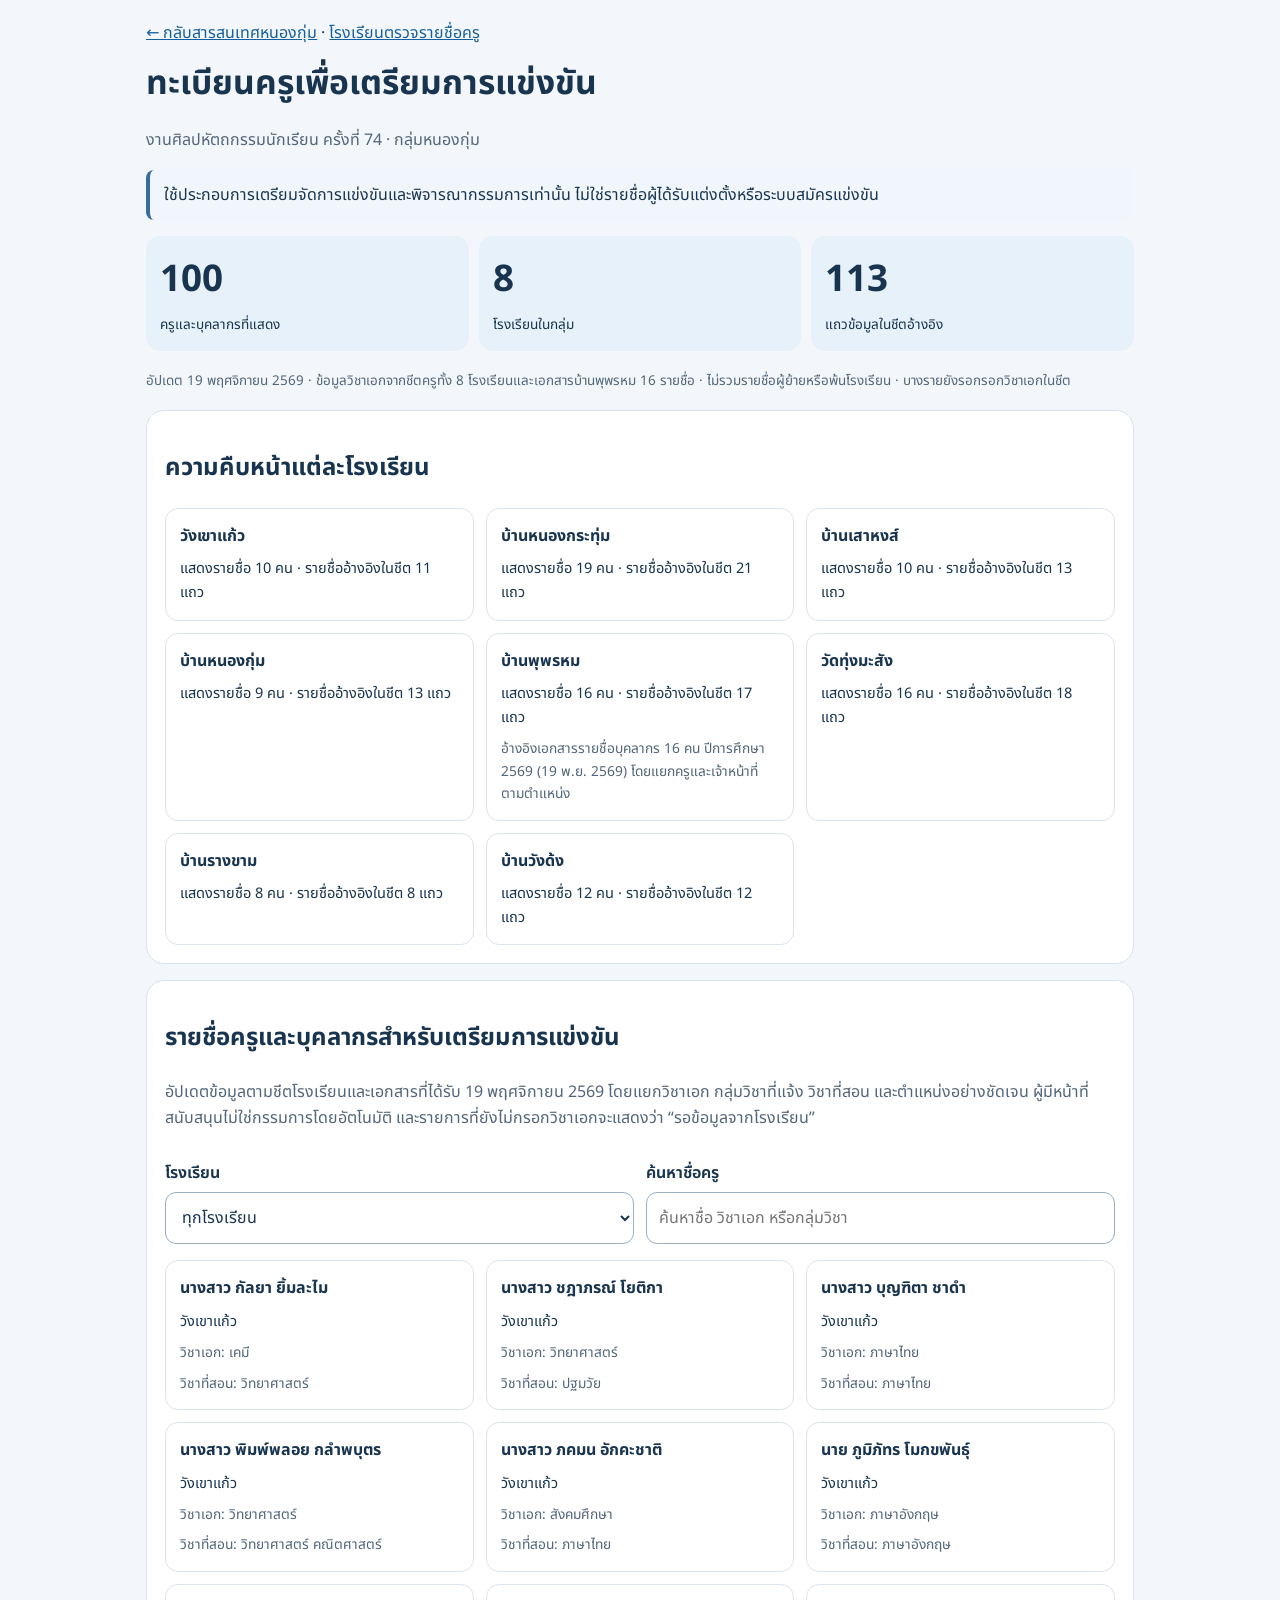
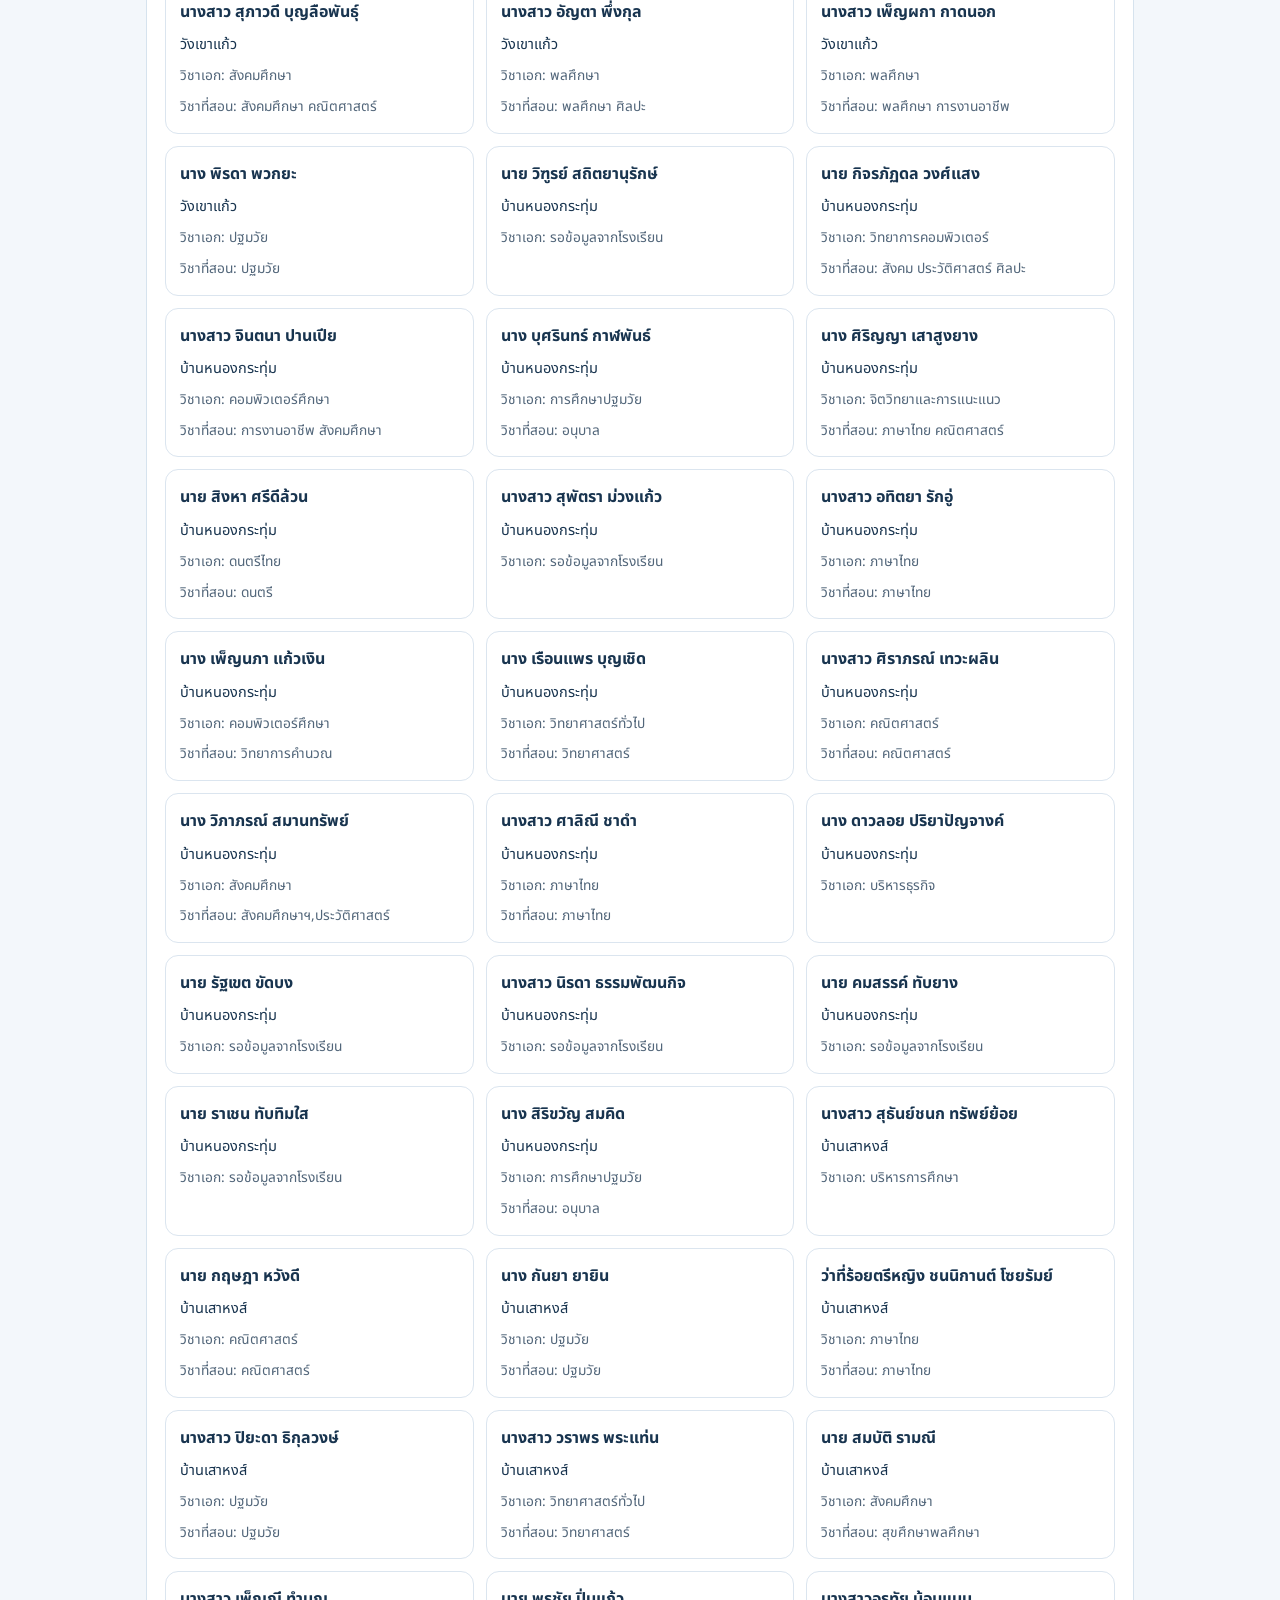
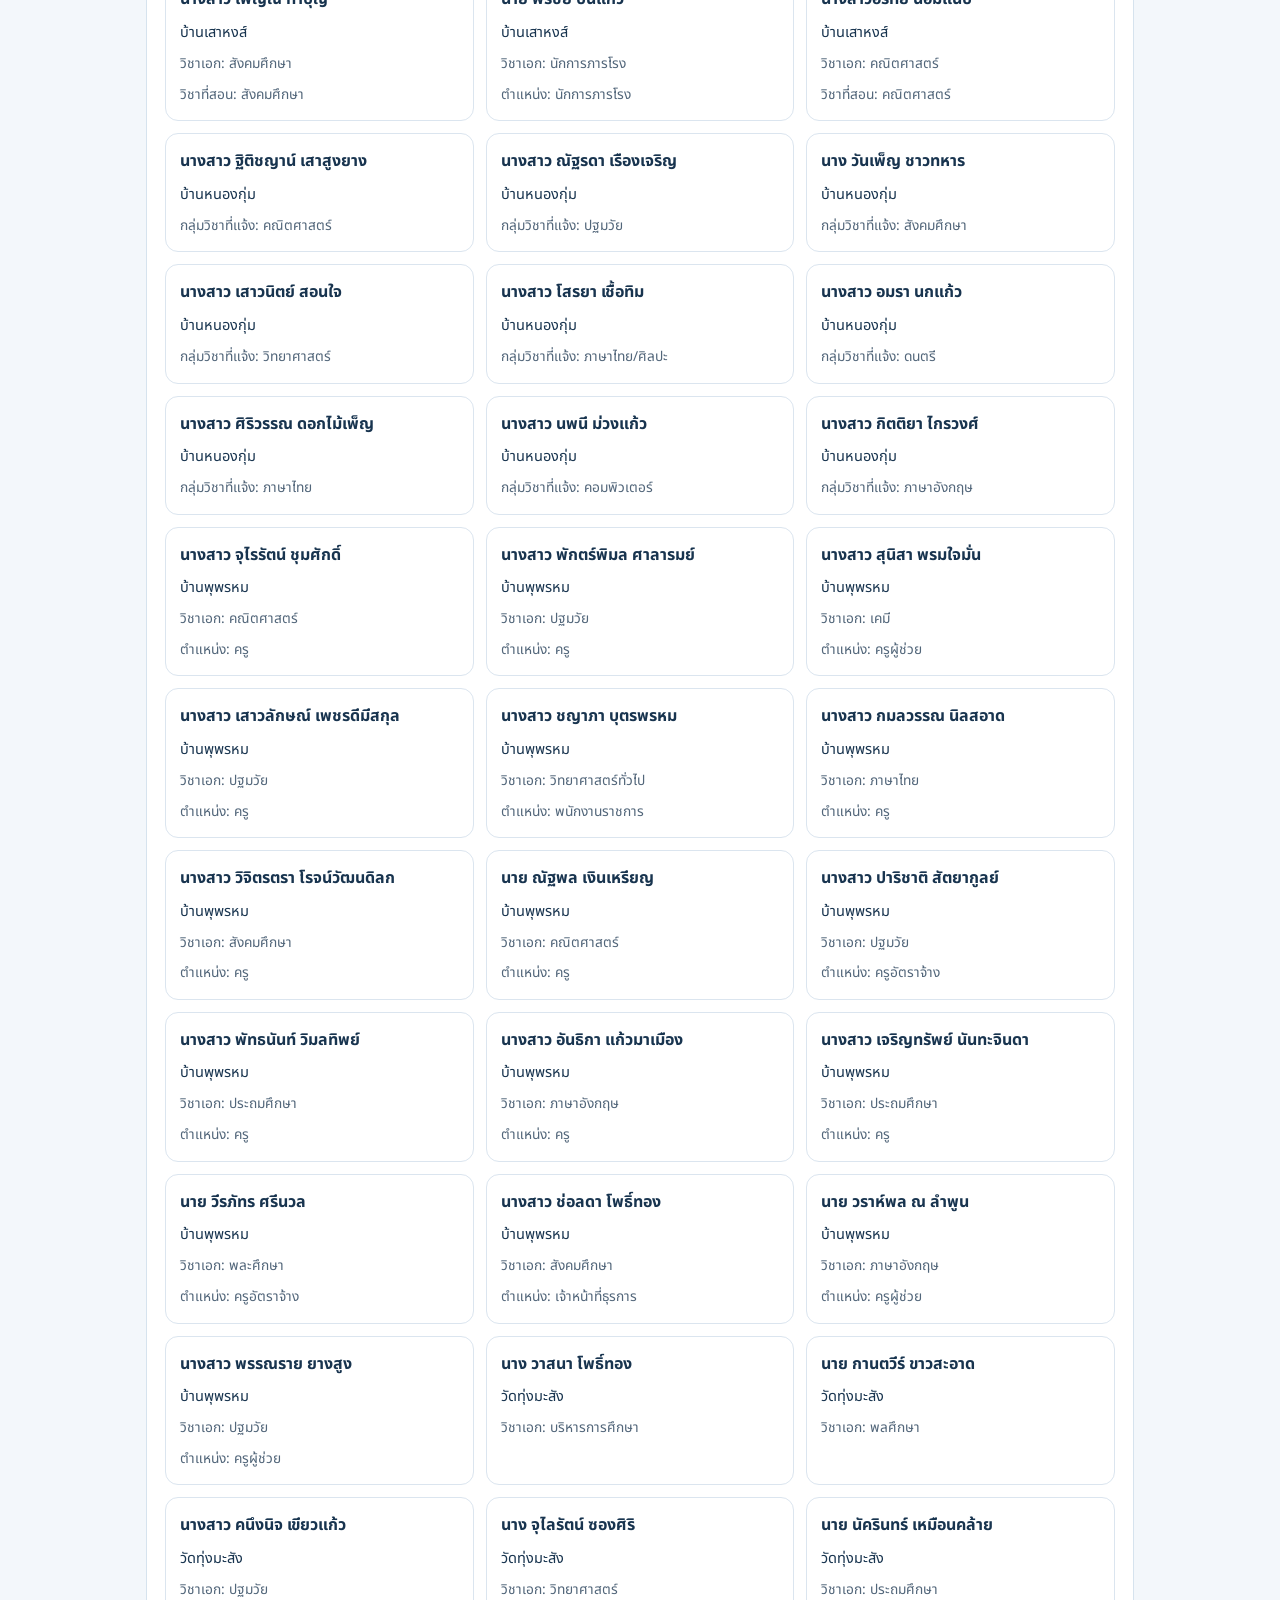
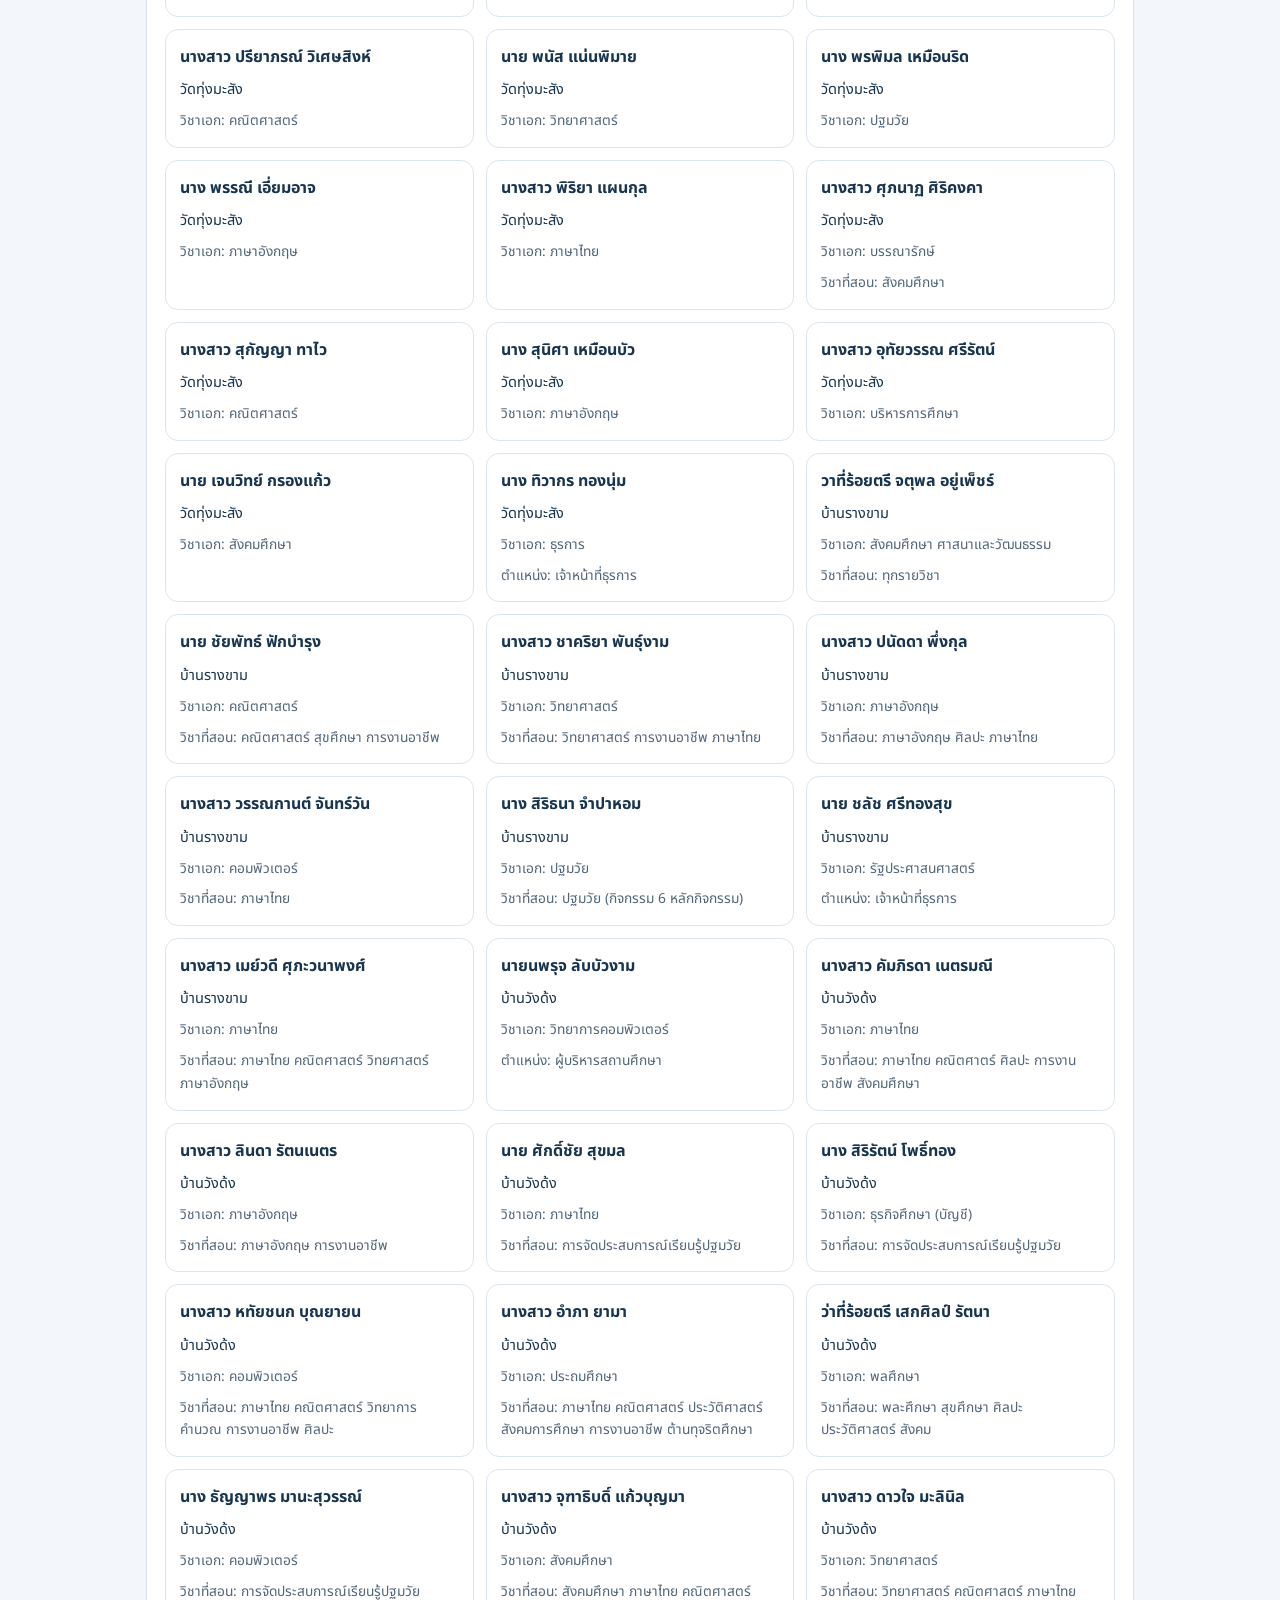
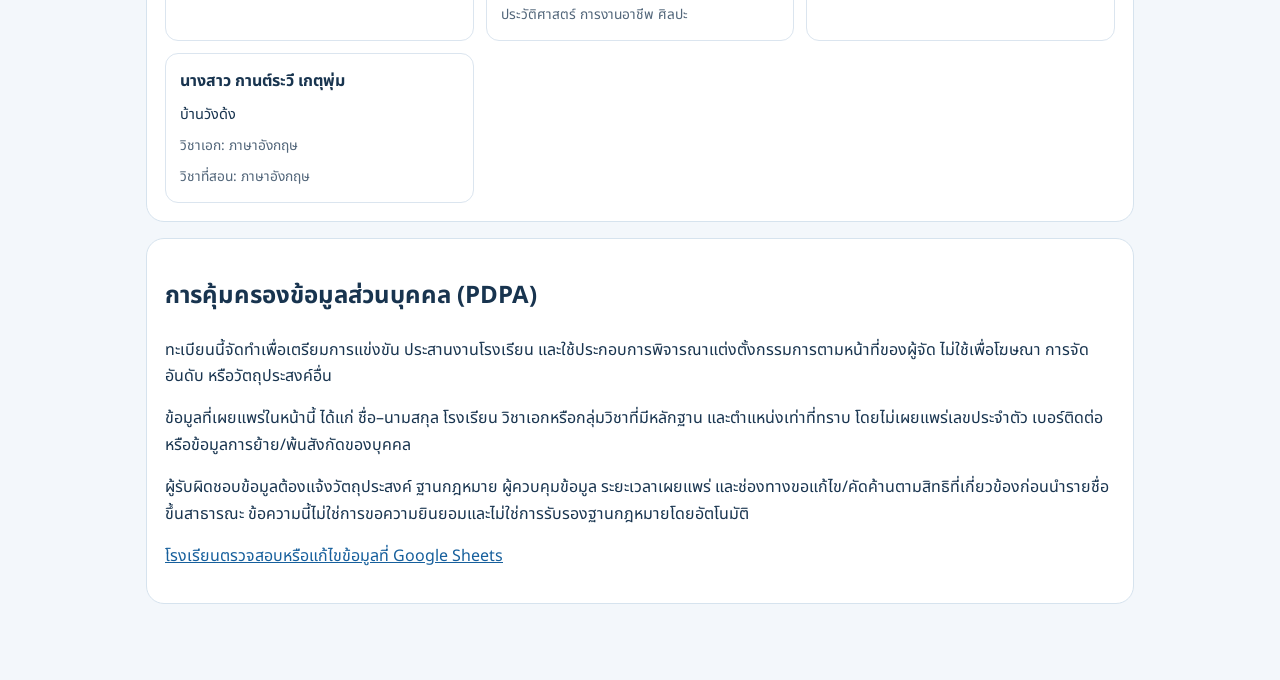
<file: teacher-directory.html>
<!doctype html>
<html lang="th"><head><meta charset="utf-8"><meta name="viewport" content="width=device-width,initial-scale=1"><meta name="theme-color" content="#164a80"><meta name="viewport-fit" content="cover"><link rel="preconnect" href="https://fonts.googleapis.com"><link rel="preconnect" href="https://fonts.gstatic.com" crossorigin><link href="https://fonts.googleapis.com/css2?family=Google+Sans:wght@400;500;600;700&family=Noto+Sans+Thai:wght@400;500;600;700&display=swap" rel="stylesheet"><title>ทะเบียนครูเพื่อเตรียมการแข่งขัน • หนองกุ่ม 74</title>
<style>
:root{font-family:"Google Sans","Noto Sans Thai",system-ui,sans-serif;color:#18344f;background:#f3f7fb;color-scheme:light;font-synthesis:none}*{box-sizing:border-box}body{margin:0;line-height:1.65}main{max-width:1020px;margin:auto;padding:20px 16px 60px}h1{font-size:clamp(1.5rem,4vw,2.1rem);margin:.6rem 0}p{line-height:1.65}.muted{color:#52667a}.panel{background:#fff;border:1px solid #d6e3ee;border-radius:18px;padding:18px;margin:16px 0}.stats{display:grid;grid-template-columns:repeat(3,minmax(0,1fr));gap:10px}.stat{background:#e7f1fa;border-radius:14px;padding:14px}.stat strong{display:block;font-size:clamp(1.6rem,4vw,2.3rem);font-variant-numeric:tabular-nums}.stat span{font-size:.85rem}label{display:block;font-weight:650;margin:12px 0 6px}input,select{width:100%;border:1px solid #9bafc1;border-radius:11px;padding:12px;font:inherit;background:#fff;color:inherit}input:focus-visible,select:focus-visible,a:focus-visible{outline:3px solid #efb43f;outline-offset:2px}.filters{display:grid;grid-template-columns:1fr 1fr;gap:12px}.grid{display:grid;grid-template-columns:repeat(auto-fill,minmax(230px,1fr));gap:12px}.school{padding:14px;border:1px solid #dbe5ef;border-radius:13px}.school h3{margin:0 0 8px;font-size:1rem}.school p{margin:0;font-size:.91rem}.school .roster-source{margin-top:8px;color:#52667a;font-size:.86rem}.tag{display:inline-block;border-radius:30px;background:#e7eff8;color:#214c72;padding:4px 10px;font-size:.8rem}.empty{text-align:center;padding:22px 10px;border:1px dashed #9caec1;border-radius:13px}.notice{border-left:4px solid #386d9b;padding:12px 14px;background:#f0f6fb;border-radius:8px}a{color:#165f9c}small{font-size:.84rem}@media(max-width:560px){.filters{grid-template-columns:1fr}.panel{padding:14px}.stats{gap:6px}.stat{padding:10px}.stat span{font-size:.74rem}}
</style></head>
<body><main><a href="./nongkum.html">← กลับสารสนเทศหนองกุ่ม</a> · <a href="./teacher-verification.html">โรงเรียนตรวจรายชื่อครู</a><h1>ทะเบียนครูเพื่อเตรียมการแข่งขัน</h1><p class="muted">งานศิลปหัตถกรรมนักเรียน ครั้งที่ 74 · กลุ่มหนองกุ่ม</p><p class="notice">ใช้ประกอบการเตรียมจัดการแข่งขันและพิจารณากรรมการเท่านั้น ไม่ใช่รายชื่อผู้ได้รับแต่งตั้งหรือระบบสมัครแข่งขัน</p>
<div class="stats" aria-label="ภาพรวมทะเบียนครู"><div class="stat"><strong>100</strong><span>ครูและบุคลากรที่แสดง</span></div><div class="stat"><strong>8</strong><span>โรงเรียนในกลุ่ม</span></div><div class="stat"><strong>113</strong><span>แถวข้อมูลในชีตอ้างอิง</span></div></div>
<p class="muted"><small>อัปเดต 19 พฤศจิกายน 2569 · ข้อมูลวิชาเอกจากชีตครูทั้ง 8 โรงเรียนและเอกสารบ้านพุพรหม 16 รายชื่อ · ไม่รวมรายชื่อผู้ย้ายหรือพ้นโรงเรียน · บางรายยังรอกรอกวิชาเอกในชีต</small></p>
<section class="panel"><h2>ความคืบหน้าแต่ละโรงเรียน</h2><div class="grid" id="schools"></div></section>
<section class="panel" aria-labelledby="teacher-heading"><h2 id="teacher-heading">รายชื่อครูและบุคลากรสำหรับเตรียมการแข่งขัน</h2><p class="muted">อัปเดตข้อมูลตามชีตโรงเรียนและเอกสารที่ได้รับ 19 พฤศจิกายน 2569 โดยแยกวิชาเอก กลุ่มวิชาที่แจ้ง วิชาที่สอน และตำแหน่งอย่างชัดเจน ผู้มีหน้าที่สนับสนุนไม่ใช่กรรมการโดยอัตโนมัติ และรายการที่ยังไม่กรอกวิชาเอกจะแสดงว่า “รอข้อมูลจากโรงเรียน”</p>
<div class="filters"><div><label for="school">โรงเรียน</label><select id="school"><option value="">ทุกโรงเรียน</option></select></div><div><label for="query">ค้นหาชื่อครู</label><input id="query" type="search" placeholder="ค้นหาชื่อ วิชาเอก หรือกลุ่มวิชา"></div></div><div id="teachers" aria-live="polite" style="margin-top:16px"></div></section>
<section class="panel"><h2>การคุ้มครองข้อมูลส่วนบุคคล (PDPA)</h2><p>ทะเบียนนี้จัดทำเพื่อเตรียมการแข่งขัน ประสานงานโรงเรียน และใช้ประกอบการพิจารณาแต่งตั้งกรรมการตามหน้าที่ของผู้จัด ไม่ใช้เพื่อโฆษณา การจัดอันดับ หรือวัตถุประสงค์อื่น</p><p>ข้อมูลที่เผยแพร่ในหน้านี้ ได้แก่ ชื่อ–นามสกุล โรงเรียน วิชาเอกหรือกลุ่มวิชาที่มีหลักฐาน และตำแหน่งเท่าที่ทราบ โดยไม่เผยแพร่เลขประจำตัว เบอร์ติดต่อ หรือข้อมูลการย้าย/พ้นสังกัดของบุคคล</p><p>ผู้รับผิดชอบข้อมูลต้องแจ้งวัตถุประสงค์ ฐานกฎหมาย ผู้ควบคุมข้อมูล ระยะเวลาเผยแพร่ และช่องทางขอแก้ไข/คัดค้านตามสิทธิที่เกี่ยวข้องก่อนนำรายชื่อขึ้นสาธารณะ ข้อความนี้ไม่ใช่การขอความยินยอมและไม่ใช่การรับรองฐานกฎหมายโดยอัตโนมัติ</p><p><a href="./teacher-verification.html">โรงเรียนตรวจสอบหรือแก้ไขข้อมูลที่ Google Sheets</a></p></section>
</main><script>
"use strict";
// Public roster: original 13 Nov 2026 snapshot plus limited 19 Nov 2026 coordinator-approved update. Not a live sheet.
// Current public roster as of 19 Nov 2026. Distinct from judge appointment and spreadsheet audit status.
// No teacher IDs, contacts, or students. Excludes moved staff and conflicting corrected names.
const schools=[["วังเขาแก้ว",11,10],["บ้านหนองกระทุ่ม",21,19],["บ้านเสาหงส์",13,10],["บ้านหนองกุ่ม",13,9],["บ้านพุพรหม",17,16],["วัดทุ่งมะสัง",18,16],["บ้านรางขาม",8,8],["บ้านวังด้ง",12,12]];
const publishedTeachers=[{"name":"นางสาว กัลยา ยิ้มละไม","school":"วังเขาแก้ว","major":"เคมี","teaches":"วิทยาศาสตร์"},{"name":"นางสาว ชฎาภรณ์ โยติกา","school":"วังเขาแก้ว","major":"วิทยาศาสตร์","teaches":"ปฐมวัย"},{"name":"นางสาว บุญฑิตา ชาดำ","school":"วังเขาแก้ว","major":"ภาษาไทย","teaches":"ภาษาไทย"},{"name":"นางสาว พิมพ์พลอย กลำพบุตร","school":"วังเขาแก้ว","major":"วิทยาศาสตร์","teaches":"วิทยาศาสตร์ คณิตศาสตร์"},{"name":"นางสาว ภคมน อักคะชาติ","school":"วังเขาแก้ว","major":"สังคมศึกษา","teaches":"ภาษาไทย"},{"name":"นาย ภูมิภัทร โมกขพันธุ์","school":"วังเขาแก้ว","major":"ภาษาอังกฤษ","teaches":"ภาษาอังกฤษ"},{"name":"นางสาว สุภาวดี บุญลือพันธุ์","school":"วังเขาแก้ว","major":"สังคมศึกษา","teaches":"สังคมศึกษา คณิตศาสตร์"},{"name":"นางสาว อัญตา พึ่งกุล","school":"วังเขาแก้ว","major":"พลศึกษา","teaches":"พลศึกษา ศิลปะ"},{"name":"นางสาว เพ็ญผกา กาดนอก","school":"วังเขาแก้ว","major":"พลศึกษา","teaches":"พลศึกษา การงานอาชีพ"},{"name":"นาง พิรดา พวกยะ","school":"วังเขาแก้ว","major":"ปฐมวัย","teaches":"ปฐมวัย"},{"name":"นาย วิฑูรย์ สถิตยานุรักษ์","school":"บ้านหนองกระทุ่ม"},{"name":"นาย กิจรภัฏดล วงศ์แสง","school":"บ้านหนองกระทุ่ม","major":"วิทยาการคอมพิวเตอร์","teaches":"สังคม ประวัติศาสตร์ ศิลปะ"},{"name":"นางสาว จินตนา ปานเปีย","school":"บ้านหนองกระทุ่ม","major":"คอมพิวเตอร์ศึกษา","teaches":"การงานอาชีพ สังคมศึกษา"},{"name":"นาง บุศรินทร์ กาฬพันธ์","school":"บ้านหนองกระทุ่ม","major":"การศึกษาปฐมวัย","teaches":"อนุบาล"},{"name":"นาง ศิริญญา เสาสูงยาง","school":"บ้านหนองกระทุ่ม","major":"จิตวิทยาและการแนะแนว","teaches":"ภาษาไทย คณิตศาสตร์"},{"name":"นาย สิงหา ศรีดีล้วน","school":"บ้านหนองกระทุ่ม","major":"ดนตรีไทย","teaches":"ดนตรี"},{"name":"นางสาว สุพัตรา ม่วงแก้ว","school":"บ้านหนองกระทุ่ม"},{"name":"นางสาว อทิตยา รักอู่","school":"บ้านหนองกระทุ่ม","major":"ภาษาไทย","teaches":"ภาษาไทย"},{"name":"นาง เพ็ญนภา แก้วเงิน","school":"บ้านหนองกระทุ่ม","major":"คอมพิวเตอร์ศึกษา","teaches":"วิทยาการคำนวณ"},{"name":"นาง เรือนแพร บุญเชิด","school":"บ้านหนองกระทุ่ม","major":"วิทยาศาสตร์ทั่วไป","teaches":"วิทยาศาสตร์"},{"name":"นางสาว ศิราภรณ์ เทวะผลิน","school":"บ้านหนองกระทุ่ม","major":"คณิตศาสตร์","teaches":"คณิตศาสตร์"},{"name":"นาง วิภาภรณ์ สมานทรัพย์","school":"บ้านหนองกระทุ่ม","major":"สังคมศึกษา","teaches":"สังคมศึกษาฯ,ประวัติศาสตร์"},{"name":"นางสาว ศาลิณี ชาดำ","school":"บ้านหนองกระทุ่ม","major":"ภาษาไทย","teaches":"ภาษาไทย"},{"name":"นาง ดาวลอย ปริยาปัญจางค์","school":"บ้านหนองกระทุ่ม","major":"บริหารธุรกิจ"},{"name":"นาย รัฐเขต ขัดบง","school":"บ้านหนองกระทุ่ม"},{"name":"นางสาว นิรดา ธรรมพัฒนกิจ","school":"บ้านหนองกระทุ่ม"},{"name":"นาย คมสรรค์ ทับยาง","school":"บ้านหนองกระทุ่ม"},{"name":"นาย ราเชน ทับทิมใส","school":"บ้านหนองกระทุ่ม"},{"name":"นาง สิริขวัญ สมคิด","school":"บ้านหนองกระทุ่ม","major":"การศึกษาปฐมวัย","teaches":"อนุบาล"},{"name":"นางสาว สุธันย์ชนก ทรัพย์ย้อย","school":"บ้านเสาหงส์","major":"บริหารการศึกษา"},{"name":"นาย กฤษฎา หวังดี","school":"บ้านเสาหงส์","major":"คณิตศาสตร์","teaches":"คณิตศาสตร์"},{"name":"นาง กันยา ยายิน","school":"บ้านเสาหงส์","major":"ปฐมวัย","teaches":"ปฐมวัย"},{"name":"ว่าที่ร้อยตรีหญิง ชนนิกานต์ โซยรัมย์","school":"บ้านเสาหงส์","major":"ภาษาไทย","teaches":"ภาษาไทย"},{"name":"นางสาว ปิยะดา ธิกุลวงษ์","school":"บ้านเสาหงส์","major":"ปฐมวัย","teaches":"ปฐมวัย"},{"name":"นางสาว วราพร พระแท่น","school":"บ้านเสาหงส์","major":"วิทยาศาสตร์ทั่วไป","teaches":"วิทยาศาสตร์"},{"name":"นาย สมบัติ รามณี","school":"บ้านเสาหงส์","major":"สังคมศึกษา","teaches":"สุขศึกษาพลศึกษา"},{"name":"นางสาว เพ็ญณี ทำบุญ","school":"บ้านเสาหงส์","major":"สังคมศึกษา","teaches":"สังคมศึกษา"},{"name":"นาย พรชัย ปิ่นแก้ว","school":"บ้านเสาหงส์","major":"นักการภารโรง","role":"นักการภารโรง"},{"name":"นางสาวอรทัย น้อมแนบ","school":"บ้านเสาหงส์","major":"คณิตศาสตร์","teaches":"คณิตศาสตร์"},{"name":"นางสาว ฐิติชญาน์ เสาสูงยาง","school":"บ้านหนองกุ่ม","field":"คณิตศาสตร์"},{"name":"นางสาว ณัฐรดา เรืองเจริญ","school":"บ้านหนองกุ่ม","field":"ปฐมวัย"},{"name":"นาง วันเพ็ญ ชาวทหาร","school":"บ้านหนองกุ่ม","field":"สังคมศึกษา"},{"name":"นางสาว เสาวนิตย์ สอนใจ","school":"บ้านหนองกุ่ม","field":"วิทยาศาสตร์"},{"name":"นางสาว โสรยา เชื้อทิม","school":"บ้านหนองกุ่ม","field":"ภาษาไทย/ศิลปะ"},{"name":"นางสาว อมรา นกแก้ว","school":"บ้านหนองกุ่ม","field":"ดนตรี"},{"name":"นางสาว ศิริวรรณ ดอกไม้เพ็ญ","school":"บ้านหนองกุ่ม","field":"ภาษาไทย"},{"name":"นางสาว นพนี ม่วงแก้ว","school":"บ้านหนองกุ่ม","field":"คอมพิวเตอร์"},{"name":"นางสาว กิตติยา ไกรวงศ์","school":"บ้านหนองกุ่ม","field":"ภาษาอังกฤษ"},{"name":"นางสาว จุไรรัตน์ ชุมศักดิ์","school":"บ้านพุพรหม","major":"คณิตศาสตร์","role":"ครู"},{"name":"นางสาว พักตร์พิมล ศาลารมย์","school":"บ้านพุพรหม","major":"ปฐมวัย","role":"ครู"},{"name":"นางสาว สุนิสา พรมใจมั่น","school":"บ้านพุพรหม","major":"เคมี","role":"ครูผู้ช่วย"},{"name":"นางสาว เสาวลักษณ์ เพชรดีมีสกุล","school":"บ้านพุพรหม","major":"ปฐมวัย","role":"ครู"},{"name":"นางสาว ชญาภา บุตรพรหม","school":"บ้านพุพรหม","major":"วิทยาศาสตร์ทั่วไป","role":"พนักงานราชการ"},{"name":"นางสาว กมลวรรณ นิลสอาด","school":"บ้านพุพรหม","major":"ภาษาไทย","role":"ครู"},{"name":"นางสาว วิจิตรตรา โรจน์วัฒนดิลก","school":"บ้านพุพรหม","major":"สังคมศึกษา","role":"ครู"},{"name":"นาย ณัฐพล เงินเหรียญ","school":"บ้านพุพรหม","major":"คณิตศาสตร์","role":"ครู"},{"name":"นางสาว ปาริชาติ สัตยากูลย์","school":"บ้านพุพรหม","major":"ปฐมวัย","role":"ครูอัตราจ้าง"},{"name":"นางสาว พัทธนันท์ วิมลทิพย์","school":"บ้านพุพรหม","major":"ประถมศึกษา","role":"ครู"},{"name":"นางสาว อันธิกา แก้วมาเมือง","school":"บ้านพุพรหม","major":"ภาษาอังกฤษ","role":"ครู"},{"name":"นางสาว เจริญทรัพย์ นันทะจินดา","school":"บ้านพุพรหม","major":"ประถมศึกษา","role":"ครู"},{"name":"นาย วีรภัทร ศรีนวล","school":"บ้านพุพรหม","major":"พละศึกษา","role":"ครูอัตราจ้าง"},{"name":"นางสาว ช่อลดา โพธิ์ทอง","school":"บ้านพุพรหม","major":"สังคมศึกษา","role":"เจ้าหน้าที่ธุรการ"},{"name":"นาย วราห์พล ณ ลำพูน","school":"บ้านพุพรหม","major":"ภาษาอังกฤษ","role":"ครูผู้ช่วย"},{"name":"นางสาว พรรณราย ยางสูง","school":"บ้านพุพรหม","major":"ปฐมวัย","role":"ครูผู้ช่วย"},{"name":"นาง วาสนา โพธิ์ทอง","school":"วัดทุ่งมะสัง","major":"บริหารการศึกษา"},{"name":"นาย กานตวีร์ ขาวสะอาด","school":"วัดทุ่งมะสัง","major":"พลศึกษา"},{"name":"นางสาว คนึงนิจ เขียวแก้ว","school":"วัดทุ่งมะสัง","major":"ปฐมวัย"},{"name":"นาง จุไลรัตน์ ซองศิริ","school":"วัดทุ่งมะสัง","major":"วิทยาศาสตร์"},{"name":"นาย นัครินทร์ เหมือนคล้าย","school":"วัดทุ่งมะสัง","major":"ประถมศึกษา"},{"name":"นางสาว ปรียาภรณ์ วิเศษสิงห์","school":"วัดทุ่งมะสัง","major":"คณิตศาสตร์"},{"name":"นาย พนัส แน่นพิมาย","school":"วัดทุ่งมะสัง","major":"วิทยาศาสตร์"},{"name":"นาง พรพิมล เหมือนริด","school":"วัดทุ่งมะสัง","major":"ปฐมวัย"},{"name":"นาง พรรณี เอี่ยมอาจ","school":"วัดทุ่งมะสัง","major":"ภาษาอังกฤษ"},{"name":"นางสาว พิริยา แผนกุล","school":"วัดทุ่งมะสัง","major":"ภาษาไทย"},{"name":"นางสาว ศุภนาฏ ศิริคงคา","school":"วัดทุ่งมะสัง","major":"บรรณารักษ์","teaches":"สังคมศึกษา"},{"name":"นางสาว สุกัญญา ทาไว","school":"วัดทุ่งมะสัง","major":"คณิตศาสตร์"},{"name":"นาง สุนิศา เหมือนบัว","school":"วัดทุ่งมะสัง","major":"ภาษาอังกฤษ"},{"name":"นางสาว อุทัยวรรณ ศรีรัตน์","school":"วัดทุ่งมะสัง","major":"บริหารการศึกษา"},{"name":"นาย เจนวิทย์ กรองแก้ว","school":"วัดทุ่งมะสัง","major":"สังคมศึกษา"},{"name":"นาง ทิวากร ทองนุ่ม","school":"วัดทุ่งมะสัง","major":"ธุรการ","role":"เจ้าหน้าที่ธุรการ"},{"name":"วาที่ร้อยตรี จตุพล อยู่เพ็ชร์","school":"บ้านรางขาม","major":"สังคมศึกษา ศาสนาและวัฒนธรรม","teaches":"ทุกรายวิชา"},{"name":"นาย ชัยพัทธ์ ฟักบำรุง","school":"บ้านรางขาม","major":"คณิตศาสตร์","teaches":"คณิตศาสตร์ สุขศึกษา การงานอาชีพ"},{"name":"นางสาว ชาคริยา พันธุ์งาม","school":"บ้านรางขาม","major":"วิทยาศาสตร์","teaches":"วิทยาศาสตร์ การงานอาชีพ ภาษาไทย"},{"name":"นางสาว ปนัดดา พึ่งกุล","school":"บ้านรางขาม","major":"ภาษาอังกฤษ","teaches":"ภาษาอังกฤษ ศิลปะ ภาษาไทย"},{"name":"นางสาว วรรณกานต์ จันทร์วัน","school":"บ้านรางขาม","major":"คอมพิวเตอร์","teaches":"ภาษาไทย"},{"name":"นาง สิริธนา จำปาหอม","school":"บ้านรางขาม","major":"ปฐมวัย","teaches":"ปฐมวัย (กิจกรรม 6 หลักกิจกรรม)"},{"name":"นาย ชลัช ศรีทองสุข","school":"บ้านรางขาม","major":"รัฐประศาสนศาสตร์","role":"เจ้าหน้าที่ธุรการ"},{"name":"นางสาว เมย์วดี ศุภะวนาพงศ์","school":"บ้านรางขาม","major":"ภาษาไทย","teaches":"ภาษาไทย คณิตศาสตร์ วิทยศาสตร์ ภาษาอังกฤษ"},{"name":"นายนพรุจ ลับบัวงาม","school":"บ้านวังด้ง","major":"วิทยาการคอมพิวเตอร์","role":"ผู้บริหารสถานศึกษา"},{"name":"นางสาว คัมภิรดา เนตรมณี","school":"บ้านวังด้ง","major":"ภาษาไทย","teaches":"ภาษาไทย คณิตศาตร์ ศิลปะ การงานอาชีพ สังคมศึกษา"},{"name":"นางสาว ลินดา รัตนเนตร","school":"บ้านวังด้ง","major":"ภาษาอังกฤษ","teaches":"ภาษาอังกฤษ การงานอาชีพ"},{"name":"นาย ศักดิ์ชัย สุขมล","school":"บ้านวังด้ง","major":"ภาษาไทย","teaches":"การจัดประสบการณ์เรียนรู้ปฐมวัย"},{"name":"นาง สิริรัตน์ โพธิ์ทอง","school":"บ้านวังด้ง","major":"ธุรกิจศึกษา (บัญชี)","teaches":"การจัดประสบการณ์เรียนรู้ปฐมวัย"},{"name":"นางสาว หทัยชนก บุณยายน","school":"บ้านวังด้ง","major":"คอมพิวเตอร์","teaches":"ภาษาไทย คณิตศาสตร์ วิทยาการคำนวณ การงานอาชีพ ศิลปะ"},{"name":"นางสาว อำภา ยามา","school":"บ้านวังด้ง","major":"ประถมศึกษา","teaches":"ภาษาไทย คณิตศาสตร์ ประวัติศาสตร์ สังคมการศึกษา การงานอาชีพ ต้านทุจริตศึกษา"},{"name":"ว่าที่ร้อยตรี เสกศิลป์ รัตนา","school":"บ้านวังด้ง","major":"พลศึกษา","teaches":"พละศึกษา สุขศึกษา ศิลปะ ประวัติศาสตร์ สังคม"},{"name":"นาง ธัญญาพร มานะสุวรรณ์","school":"บ้านวังด้ง","major":"คอมพิวเตอร์","teaches":"การจัดประสบการณ์เรียนรู้ปฐมวัย"},{"name":"นางสาว จุฑาธิบดิ์ แก้วบุญมา","school":"บ้านวังด้ง","major":"สังคมศึกษา","teaches":"สังคมศึกษา ภาษาไทย คณิตศาสตร์ ประวัติศาสตร์ การงานอาชีพ ศิลปะ"},{"name":"นางสาว ดาวใจ มะลินิล","school":"บ้านวังด้ง","major":"วิทยาศาสตร์","teaches":"วิทยาศาสตร์ คณิตศาสตร์ ภาษาไทย"},{"name":"นางสาว กานต์ระวี เกตุพุ่ม","school":"บ้านวังด้ง","major":"ภาษาอังกฤษ","teaches":"ภาษาอังกฤษ"}];
const schoolEl=document.getElementById("schools"),select=document.getElementById("school"),query=document.getElementById("query"),teacherEl=document.getElementById("teachers");
for(const [name,total,done] of schools){const card=document.createElement("article");card.className="school";const h=document.createElement("h3");h.textContent=name;const p=document.createElement("p");p.textContent="แสดงรายชื่อ "+done+" คน · รายชื่ออ้างอิงในชีต "+total+" แถว";card.append(h,p);if(name==="บ้านพุพรหม"){const note=document.createElement("p");note.className="roster-source";note.textContent="อ้างอิงเอกสารรายชื่อบุคลากร 16 คน ปีการศึกษา 2569 (19 พ.ย. 2569) โดยแยกครูและเจ้าหน้าที่ตามตำแหน่ง";card.append(note)}schoolEl.append(card);const opt=document.createElement("option");opt.value=name;opt.textContent=name;select.append(opt)}
function render(){const term=query.value.trim().toLocaleLowerCase("th");const matches=publishedTeachers.filter(t=>(!select.value||t.school===select.value)&&[t.name,t.major,t.field,t.teaches,t.role].some(v=>String(v||"").toLocaleLowerCase("th").includes(term)));teacherEl.replaceChildren();if(!matches.length){const p=document.createElement("p");p.className="empty muted";p.textContent="ยังไม่มีรายชื่อที่ผ่านการอนุมัติให้เผยแพร่ตามตัวกรองนี้";teacherEl.append(p);return}const grid=document.createElement("div");grid.className="grid";for(const t of matches){const card=document.createElement("article");card.className="school";const h=document.createElement("h3");h.textContent=t.name;const s=document.createElement("p");s.textContent=t.school;card.append(h,s);const extra=document.createElement("p");extra.className="roster-source";extra.textContent=t.major?"วิชาเอก: "+t.major:t.field?"กลุ่มวิชาที่แจ้ง: "+t.field:"วิชาเอก: รอข้อมูลจากโรงเรียน";card.append(extra);if(t.teaches){const q=document.createElement("p");q.className="roster-source";q.textContent="วิชาที่สอน: "+t.teaches;card.append(q)}if(t.role){const r=document.createElement("p");r.className="roster-source";r.textContent="ตำแหน่ง: "+t.role;card.append(r)}grid.append(card)}teacherEl.append(grid)}
select.addEventListener("change",render);query.addEventListener("input",render);render();
</script></body></html>
</file>
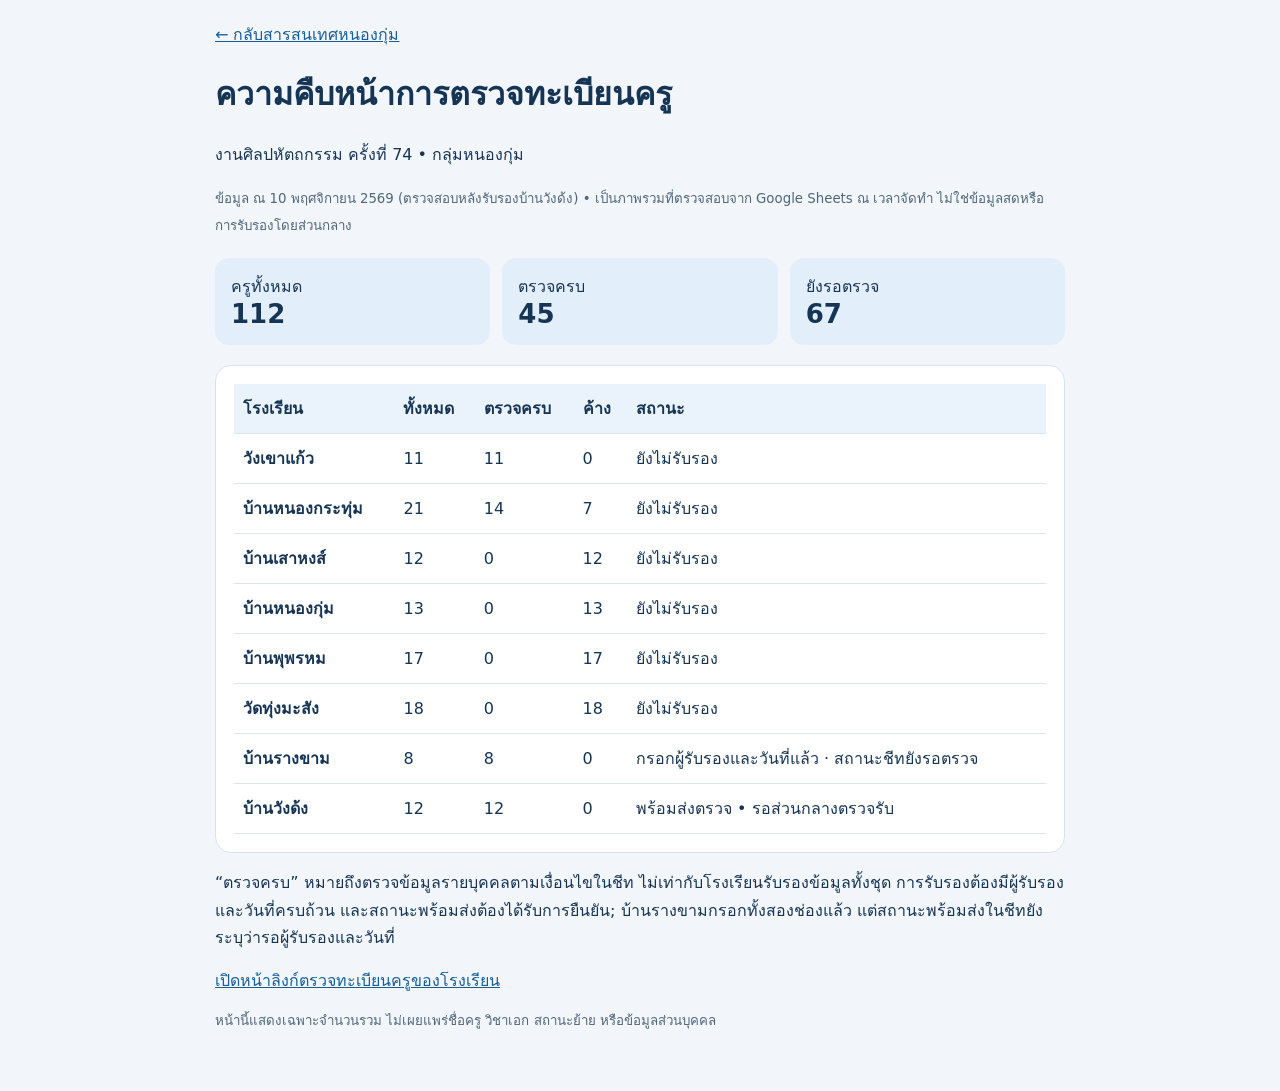
<file: teacher-verification-status.html>
<!doctype html><html lang="th"><head><meta charset="utf-8"><meta name="viewport" content="width=device-width,initial-scale=1"><meta name="robots" content="noindex,nofollow"><title>ความคืบหน้าตรวจทะเบียนครู • หนองกุ่ม 74</title><style>:root{font-family:system-ui,"Noto Sans Thai",sans-serif;background:#f2f6fb;color:#163454}body{margin:0}main{max-width:850px;margin:auto;padding:22px 16px 60px}h1{font-size:clamp(23px,5vw,32px)}p{line-height:1.7}.panel{background:#fff;border:1px solid #d8e3ef;border-radius:16px;padding:18px;overflow-x:auto}.stats{display:flex;gap:12px;flex-wrap:wrap;margin:20px 0}.stat{flex:1;min-width:120px;background:#e3eefb;border-radius:14px;padding:16px}.stat strong{font-size:26px;display:block}table{border-collapse:collapse;width:100%;min-width:550px}th,td{padding:12px 9px;border-bottom:1px solid #dce5ef;text-align:left}thead{background:#eaf2fb}td{font-variant-numeric:tabular-nums}a{color:#165d99}small{color:#50667b}a:focus-visible{outline:3px solid #e9a535;outline-offset:3px}</style></head><body><main><a href="./nongkum.html">← กลับสารสนเทศหนองกุ่ม</a><h1>ความคืบหน้าการตรวจทะเบียนครู</h1><p>งานศิลปหัตถกรรม ครั้งที่ 74 • กลุ่มหนองกุ่ม</p><p><small>ข้อมูล ณ 10 พฤศจิกายน 2569 (ตรวจสอบหลังรับรองบ้านวังด้ง) • เป็นภาพรวมที่ตรวจสอบจาก Google Sheets ณ เวลาจัดทำ ไม่ใช่ข้อมูลสดหรือการรับรองโดยส่วนกลาง</small></p><div class="stats"><div class="stat">ครูทั้งหมด<strong>112</strong></div><div class="stat">ตรวจครบ<strong>45</strong></div><div class="stat">ยังรอตรวจ<strong>67</strong></div></div><section class="panel"><table><thead><tr><th scope="col">โรงเรียน</th><th scope="col">ทั้งหมด</th><th scope="col">ตรวจครบ</th><th scope="col">ค้าง</th><th scope="col">สถานะ</th></tr></thead><tbody><tr><th scope="row">วังเขาแก้ว</th><td>11</td><td>11</td><td>0</td><td>ยังไม่รับรอง</td></tr><tr><th scope="row">บ้านหนองกระทุ่ม</th><td>21</td><td>14</td><td>7</td><td>ยังไม่รับรอง</td></tr><tr><th scope="row">บ้านเสาหงส์</th><td>12</td><td>0</td><td>12</td><td>ยังไม่รับรอง</td></tr><tr><th scope="row">บ้านหนองกุ่ม</th><td>13</td><td>0</td><td>13</td><td>ยังไม่รับรอง</td></tr><tr><th scope="row">บ้านพุพรหม</th><td>17</td><td>0</td><td>17</td><td>ยังไม่รับรอง</td></tr><tr><th scope="row">วัดทุ่งมะสัง</th><td>18</td><td>0</td><td>18</td><td>ยังไม่รับรอง</td></tr><tr><th scope="row">บ้านรางขาม</th><td>8</td><td>8</td><td>0</td><td>กรอกผู้รับรองและวันที่แล้ว · สถานะชีทยังรอตรวจ</td></tr><tr><th scope="row">บ้านวังด้ง</th><td>12</td><td>12</td><td>0</td><td>พร้อมส่งตรวจ • รอส่วนกลางตรวจรับ</td></tr></tbody></table></section><p>“ตรวจครบ” หมายถึงตรวจข้อมูลรายบุคคลตามเงื่อนไขในชีท ไม่เท่ากับโรงเรียนรับรองข้อมูลทั้งชุด การรับรองต้องมีผู้รับรองและวันที่ครบถ้วน และสถานะพร้อมส่งต้องได้รับการยืนยัน; บ้านรางขามกรอกทั้งสองช่องแล้ว แต่สถานะพร้อมส่งในชีทยังระบุว่ารอผู้รับรองและวันที่</p><p><a href="./teacher-verification.html">เปิดหน้าลิงก์ตรวจทะเบียนครูของโรงเรียน</a></p><small>หน้านี้แสดงเฉพาะจำนวนรวม ไม่เผยแพร่ชื่อครู วิชาเอก สถานะย้าย หรือข้อมูลส่วนบุคคล</small></main></body></html>
</file>
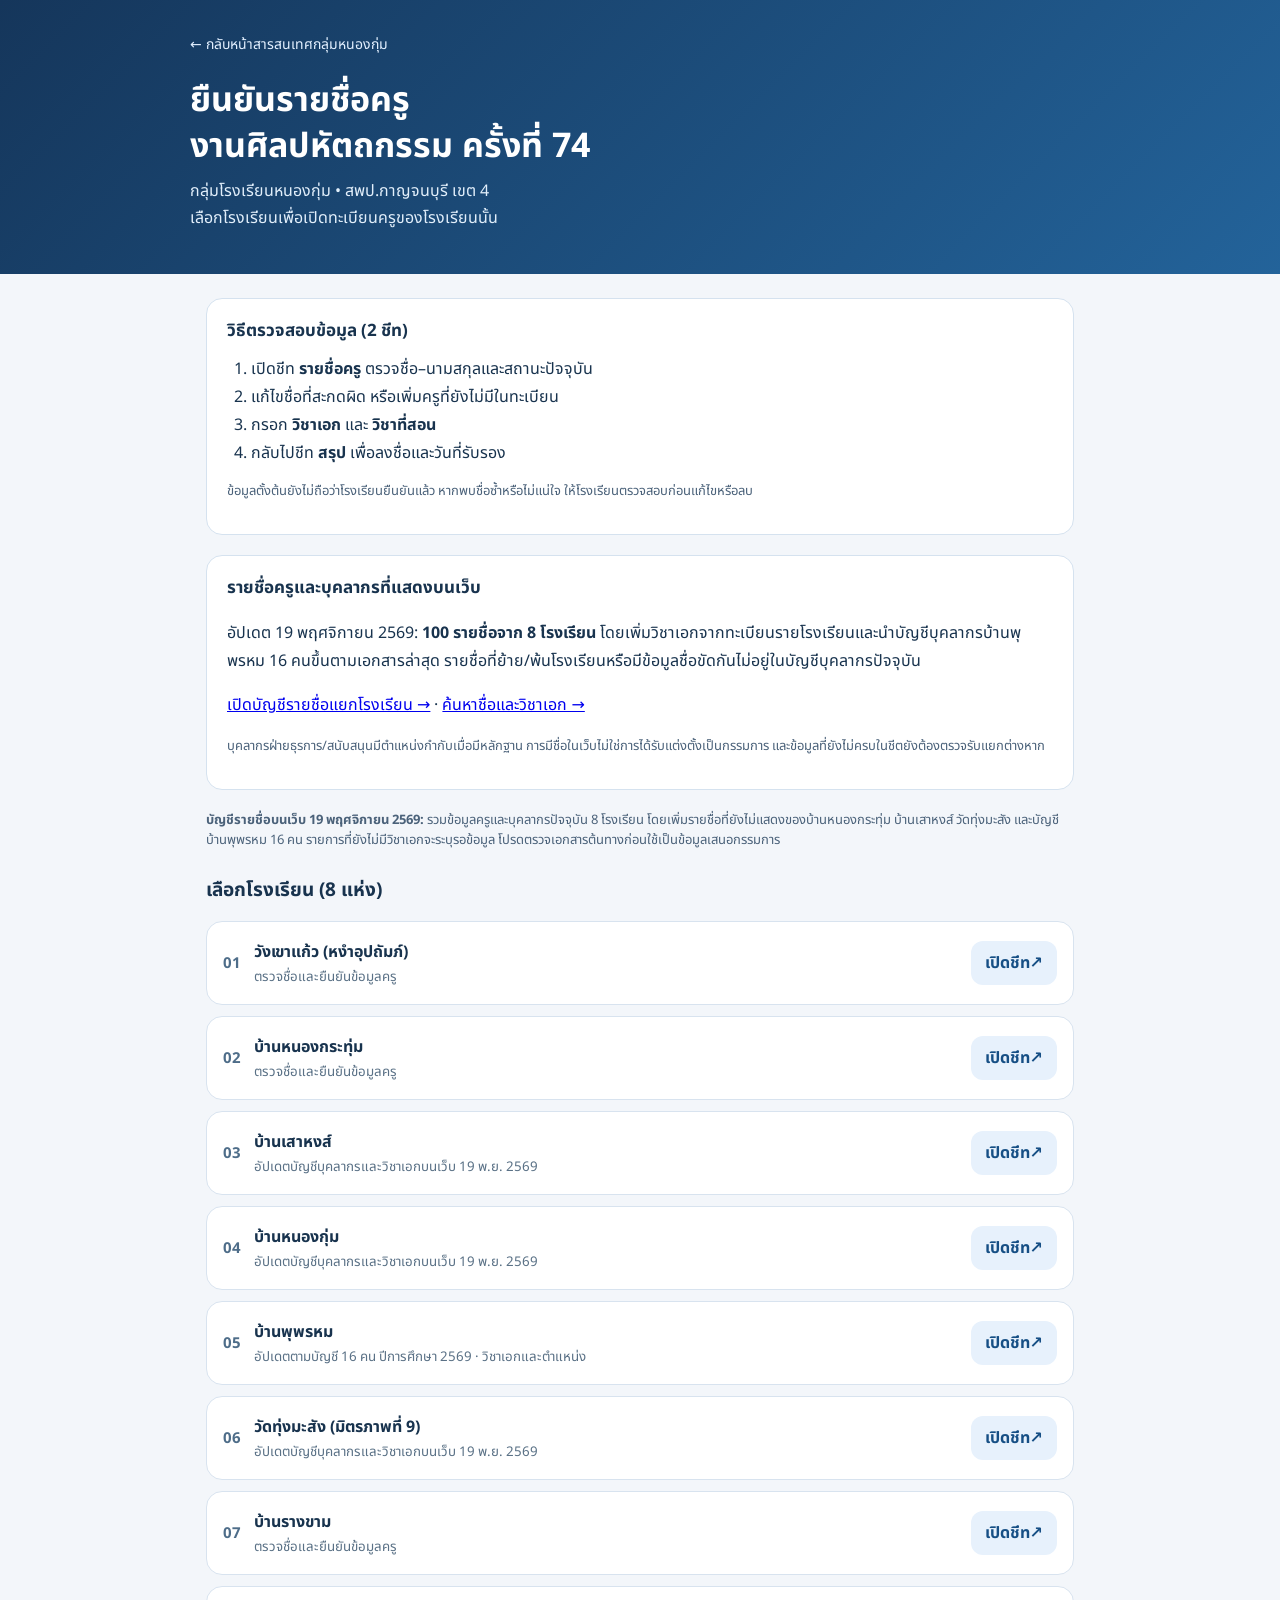
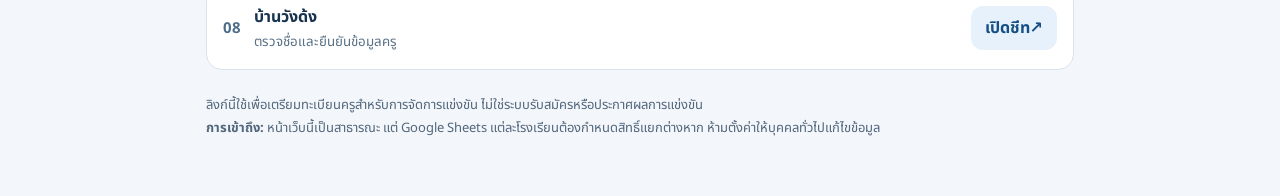
<file: teacher-verification.html>
<!doctype html>
<html lang="th"><head><meta charset="utf-8"><meta name="viewport" content="width=device-width,initial-scale=1,viewport-fit=cover"><meta name="theme-color" content="#15365b"><meta name="robots" content="noindex,nofollow"><meta name="referrer" content="no-referrer"><title>ยืนยันรายชื่อครู • กลุ่มหนองกุ่ม ครั้งที่ 74</title><link rel="preconnect" href="https://fonts.googleapis.com"><link rel="preconnect" href="https://fonts.gstatic.com" crossorigin><link href="https://fonts.googleapis.com/css2?family=Google+Sans:wght@400;500;600;700&family=Noto+Sans+Thai:wght@400;500;600;700&display=swap" rel="stylesheet">
<style>:root{font-family:"Google Sans","Noto Sans Thai",system-ui,sans-serif;color:#18334e;background:#f3f6fa;font-synthesis:none}*{box-sizing:border-box}body{margin:0}header{background:linear-gradient(135deg,#15365b,#23639a);color:white;padding:32px max(20px,env(safe-area-inset-left)) 42px}header .wrap,main{max-width:900px;margin:auto}header a{color:#e3f0ff;text-decoration:none;font-size:14px}h1{font-size:clamp(24px,5vw,34px);line-height:1.35;margin:22px 0 8px}header p{line-height:1.7;margin:0;color:#e2effb}main{padding:24px 16px 56px}.notice{border:1px solid #d5e2ef;background:#fff;border-radius:16px;padding:18px 20px;margin-bottom:20px;line-height:1.75}.notice h2{font-size:17px;margin:0 0 8px}.notice ol{padding-left:24px;margin:8px 0}.note{font-size:13px;color:#4b627a}h2.list-title{font-size:19px;margin:26px 0 14px}.schools{padding:0;list-style:none;display:grid;gap:11px}.school{display:flex;align-items:center;gap:13px;background:white;border:1px solid #d8e3ef;border-radius:16px;padding:16px;min-height:84px}.num{color:#4e6d89;font-weight:700;font-size:15px}.school div{flex:1;min-width:0}.school strong{display:block;font-size:16px;line-height:1.5}.school small{display:block;color:#5a7186;margin-top:3px}.school a{display:inline-flex;align-items:center;justify-content:center;min-height:44px;padding:10px 14px;border-radius:12px;background:#e7f1fc;color:#164f85;font-weight:700;text-decoration:none;white-space:nowrap}.school a:hover{background:#d6e9fb}.school a:focus-visible,header a:focus-visible{outline:3px solid #e9a535;outline-offset:3px}footer{font-size:13px;color:#52677c;line-height:1.75;margin-top:24px}@media(max-width:450px){.school{padding:13px 11px;gap:9px}.school strong{font-size:14px}.school a{padding:9px 11px;font-size:13px}}@media(prefers-color-scheme:dark){:root{background:#0f1b2a;color:#e7eff8}.notice,.school{background:#1a2b40;border-color:#34506a}.note,footer,.school small,.num{color:#bdcede}.school a{background:#244c70;color:#e7f3ff}.school a:hover{background:#315f89}}</style></head><body><header><div class="wrap"><a href="./nongkum.html">← กลับหน้าสารสนเทศกลุ่มหนองกุ่ม</a><h1>ยืนยันรายชื่อครู<br>งานศิลปหัตถกรรม ครั้งที่ 74</h1><p>กลุ่มโรงเรียนหนองกุ่ม • สพป.กาญจนบุรี เขต 4<br>เลือกโรงเรียนเพื่อเปิดทะเบียนครูของโรงเรียนนั้น</p></div></header><main><section class="notice" aria-labelledby="steps"><h2 id="steps">วิธีตรวจสอบข้อมูล (2 ชีท)</h2><ol><li>เปิดชีท <b>รายชื่อครู</b> ตรวจชื่อ–นามสกุลและสถานะปัจจุบัน</li><li>แก้ไขชื่อที่สะกดผิด หรือเพิ่มครูที่ยังไม่มีในทะเบียน</li><li>กรอก <b>วิชาเอก</b> และ <b>วิชาที่สอน</b></li><li>กลับไปชีท <b>สรุป</b> เพื่อลงชื่อและวันที่รับรอง</li></ol><p class="note">ข้อมูลตั้งต้นยังไม่ถือว่าโรงเรียนยืนยันแล้ว หากพบชื่อซ้ำหรือไม่แน่ใจ ให้โรงเรียนตรวจสอบก่อนแก้ไขหรือลบ</p></section><section class="notice"><h2>รายชื่อครูและบุคลากรที่แสดงบนเว็บ</h2><p>อัปเดต 19 พฤศจิกายน 2569: <strong>100 รายชื่อจาก 8 โรงเรียน</strong> โดยเพิ่มวิชาเอกจากทะเบียนรายโรงเรียนและนำบัญชีบุคลากรบ้านพุพรหม 16 คนขึ้นตามเอกสารล่าสุด รายชื่อที่ย้าย/พ้นโรงเรียนหรือมีข้อมูลชื่อขัดกันไม่อยู่ในบัญชีบุคลากรปัจจุบัน</p><p><a href="./teacher-verified-list.html">เปิดบัญชีรายชื่อแยกโรงเรียน →</a> · <a href="./teacher-directory.html">ค้นหาชื่อและวิชาเอก →</a></p><p class="note">บุคลากรฝ่ายธุรการ/สนับสนุนมีตำแหน่งกำกับเมื่อมีหลักฐาน การมีชื่อในเว็บไม่ใช่การได้รับแต่งตั้งเป็นกรรมการ และข้อมูลที่ยังไม่ครบในชีตยังต้องตรวจรับแยกต่างหาก</p></section><p class="note"><strong>บัญชีรายชื่อบนเว็บ 19 พฤศจิกายน 2569:</strong> รวมข้อมูลครูและบุคลากรปัจจุบัน 8 โรงเรียน โดยเพิ่มรายชื่อที่ยังไม่แสดงของบ้านหนองกระทุ่ม บ้านเสาหงส์ วัดทุ่งมะสัง และบัญชีบ้านพุพรหม 16 คน รายการที่ยังไม่มีวิชาเอกจะระบุรอข้อมูล โปรดตรวจเอกสารต้นทางก่อนใช้เป็นข้อมูลเสนอกรรมการ</p><h2 class="list-title">เลือกโรงเรียน (8 แห่ง)</h2><ul class="schools"><li class="school"><span class="num">01</span><div><strong>วังเขาแก้ว (หงำอุปถัมภ์)</strong><small>ตรวจชื่อและยืนยันข้อมูลครู</small></div><a href="https://docs.google.com/spreadsheets/d/1NDfXW_M31JlpHuxz62wQVG00-gTJggv6Ab1h1voVEac/edit" target="_blank" rel="noopener noreferrer" aria-label="เปิดทะเบียนครูโรงเรียนวังเขาแก้ว (หงำอุปถัมภ์)">เปิดชีท <span aria-hidden="true">↗</span></a></li>
<li class="school"><span class="num">02</span><div><strong>บ้านหนองกระทุ่ม</strong><small>ตรวจชื่อและยืนยันข้อมูลครู</small></div><a href="https://docs.google.com/spreadsheets/d/1QvrQN5XFLmb1P-W9V7bSdMmUsZ1F6h7Qjm8wrDent2k/edit" target="_blank" rel="noopener noreferrer" aria-label="เปิดทะเบียนครูโรงเรียนบ้านหนองกระทุ่ม">เปิดชีท <span aria-hidden="true">↗</span></a></li>
<li class="school"><span class="num">03</span><div><strong>บ้านเสาหงส์</strong><small>อัปเดตบัญชีบุคลากรและวิชาเอกบนเว็บ 19 พ.ย. 2569</small></div><a href="https://docs.google.com/spreadsheets/d/1C5XXTzWigMU5EyXqx77PsA1ERkCURm2qPOEC92Zudrg/edit" target="_blank" rel="noopener noreferrer" aria-label="เปิดทะเบียนครูโรงเรียนบ้านเสาหงส์">เปิดชีท <span aria-hidden="true">↗</span></a></li>
<li class="school"><span class="num">04</span><div><strong>บ้านหนองกุ่ม</strong><small>อัปเดตบัญชีบุคลากรและวิชาเอกบนเว็บ 19 พ.ย. 2569</small></div><a href="https://docs.google.com/spreadsheets/d/1vqOBuaEXnPK7sHjLCGy3qKuf1EJHMMoMBP-3z3LTI4M/edit" target="_blank" rel="noopener noreferrer" aria-label="เปิดทะเบียนครูโรงเรียนบ้านหนองกุ่ม">เปิดชีท <span aria-hidden="true">↗</span></a></li>
<li class="school"><span class="num">05</span><div><strong>บ้านพุพรหม</strong><small>อัปเดตตามบัญชี 16 คน ปีการศึกษา 2569 · วิชาเอกและตำแหน่ง</small></div><a href="https://docs.google.com/spreadsheets/d/12BiqfRKo9qVjTDpzbaL7UyTAt6I0OzZRkuJbgWbuu6Q/edit" target="_blank" rel="noopener noreferrer" aria-label="เปิดทะเบียนครูโรงเรียนบ้านพุพรหม">เปิดชีท <span aria-hidden="true">↗</span></a></li>
<li class="school"><span class="num">06</span><div><strong>วัดทุ่งมะสัง (มิตรภาพที่ 9)</strong><small>อัปเดตบัญชีบุคลากรและวิชาเอกบนเว็บ 19 พ.ย. 2569</small></div><a href="https://docs.google.com/spreadsheets/d/1AvOsXnYYFj08L3S9KDBWw_OLDIlyG1vytSabODgJjEo/edit" target="_blank" rel="noopener noreferrer" aria-label="เปิดทะเบียนครูโรงเรียนวัดทุ่งมะสัง (มิตรภาพที่ 9)">เปิดชีท <span aria-hidden="true">↗</span></a></li>
<li class="school"><span class="num">07</span><div><strong>บ้านรางขาม</strong><small>ตรวจชื่อและยืนยันข้อมูลครู</small></div><a href="https://docs.google.com/spreadsheets/d/1skobSS62TWGYtPEYxjtAR-EUdh3GnNeexkuhDwKpFAM/edit" target="_blank" rel="noopener noreferrer" aria-label="เปิดทะเบียนครูโรงเรียนบ้านรางขาม">เปิดชีท <span aria-hidden="true">↗</span></a></li>
<li class="school"><span class="num">08</span><div><strong>บ้านวังด้ง</strong><small>ตรวจชื่อและยืนยันข้อมูลครู</small></div><a href="https://docs.google.com/spreadsheets/d/1qveQ9ExF-8tOwQjbUqyCr_pxjjsNB7hNKsjlMX2jiX4/edit" target="_blank" rel="noopener noreferrer" aria-label="เปิดทะเบียนครูโรงเรียนบ้านวังด้ง">เปิดชีท <span aria-hidden="true">↗</span></a></li></ul><footer>ลิงก์นี้ใช้เพื่อเตรียมทะเบียนครูสำหรับการจัดการแข่งขัน ไม่ใช่ระบบรับสมัครหรือประกาศผลการแข่งขัน<br><b>การเข้าถึง:</b> หน้าเว็บนี้เป็นสาธารณะ แต่ Google Sheets แต่ละโรงเรียนต้องกำหนดสิทธิ์แยกต่างหาก ห้ามตั้งค่าให้บุคคลทั่วไปแก้ไขข้อมูล</footer></main></body></html>
</file>
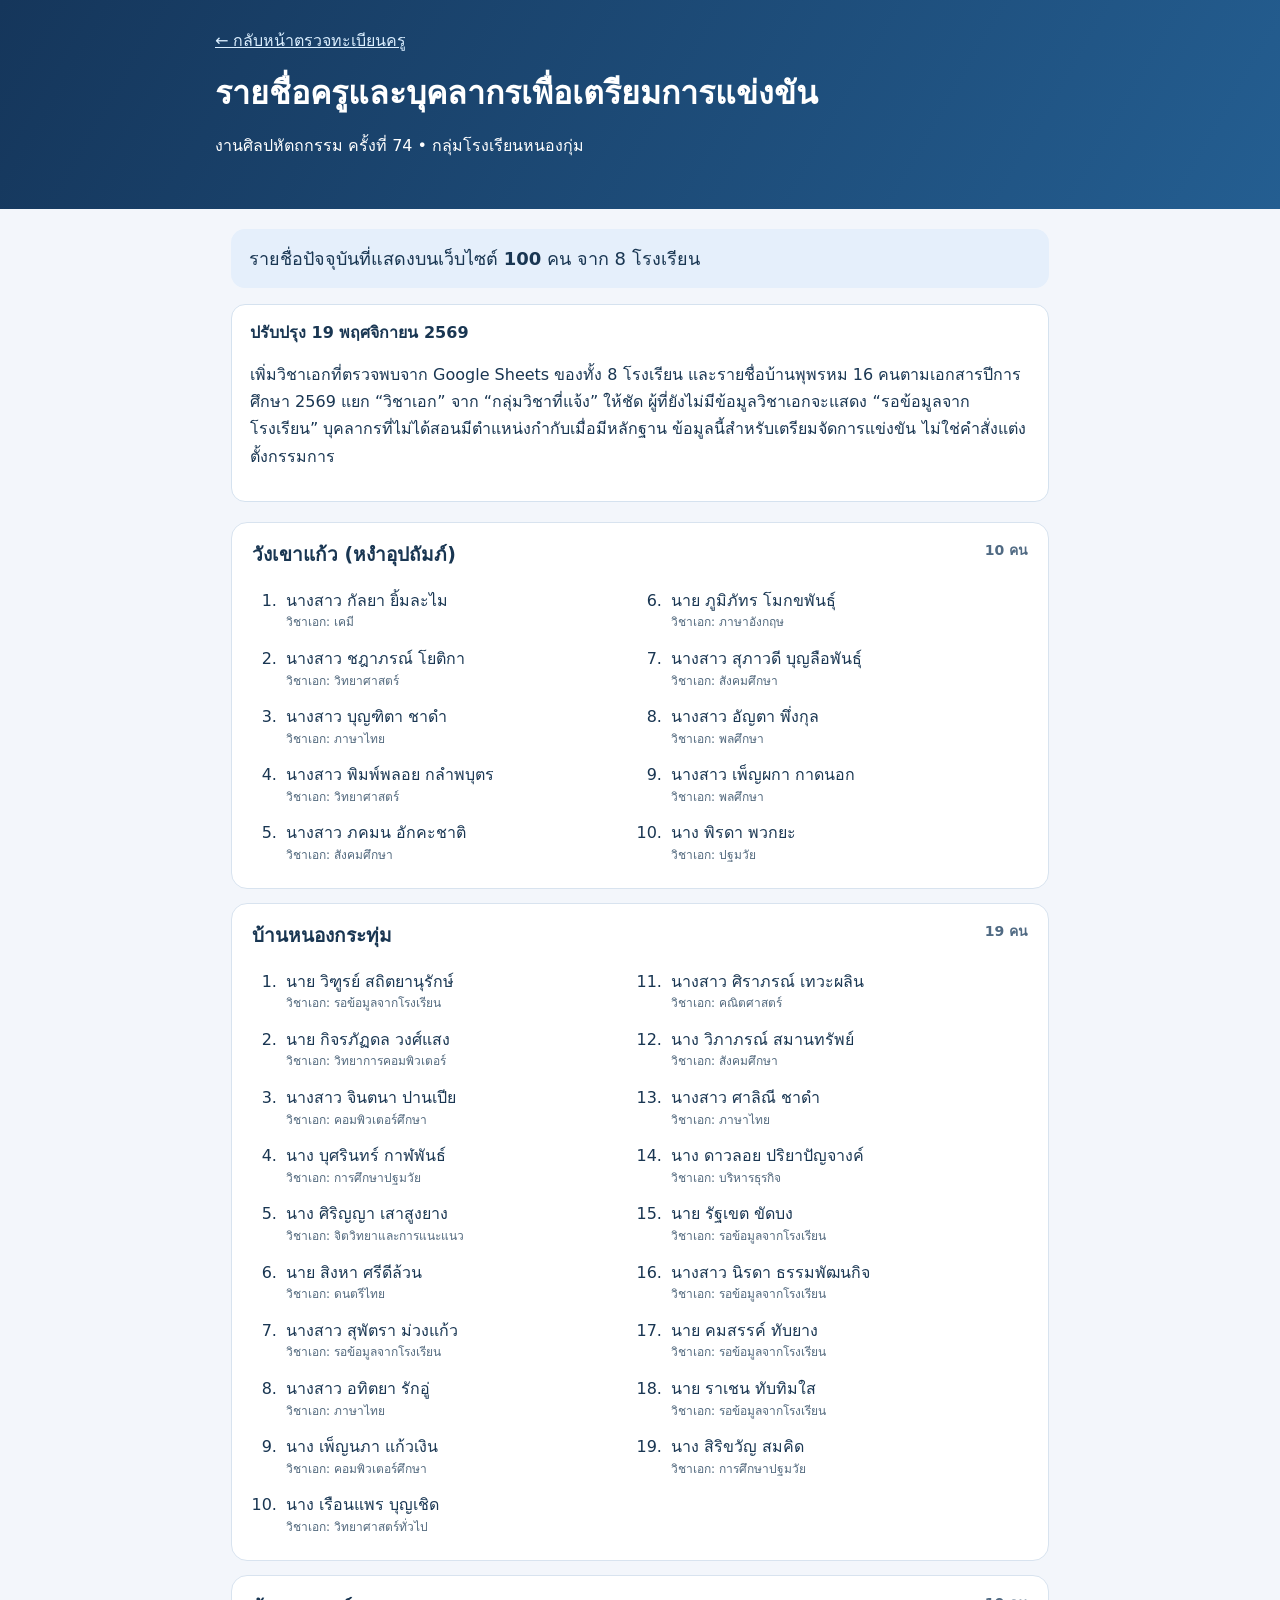
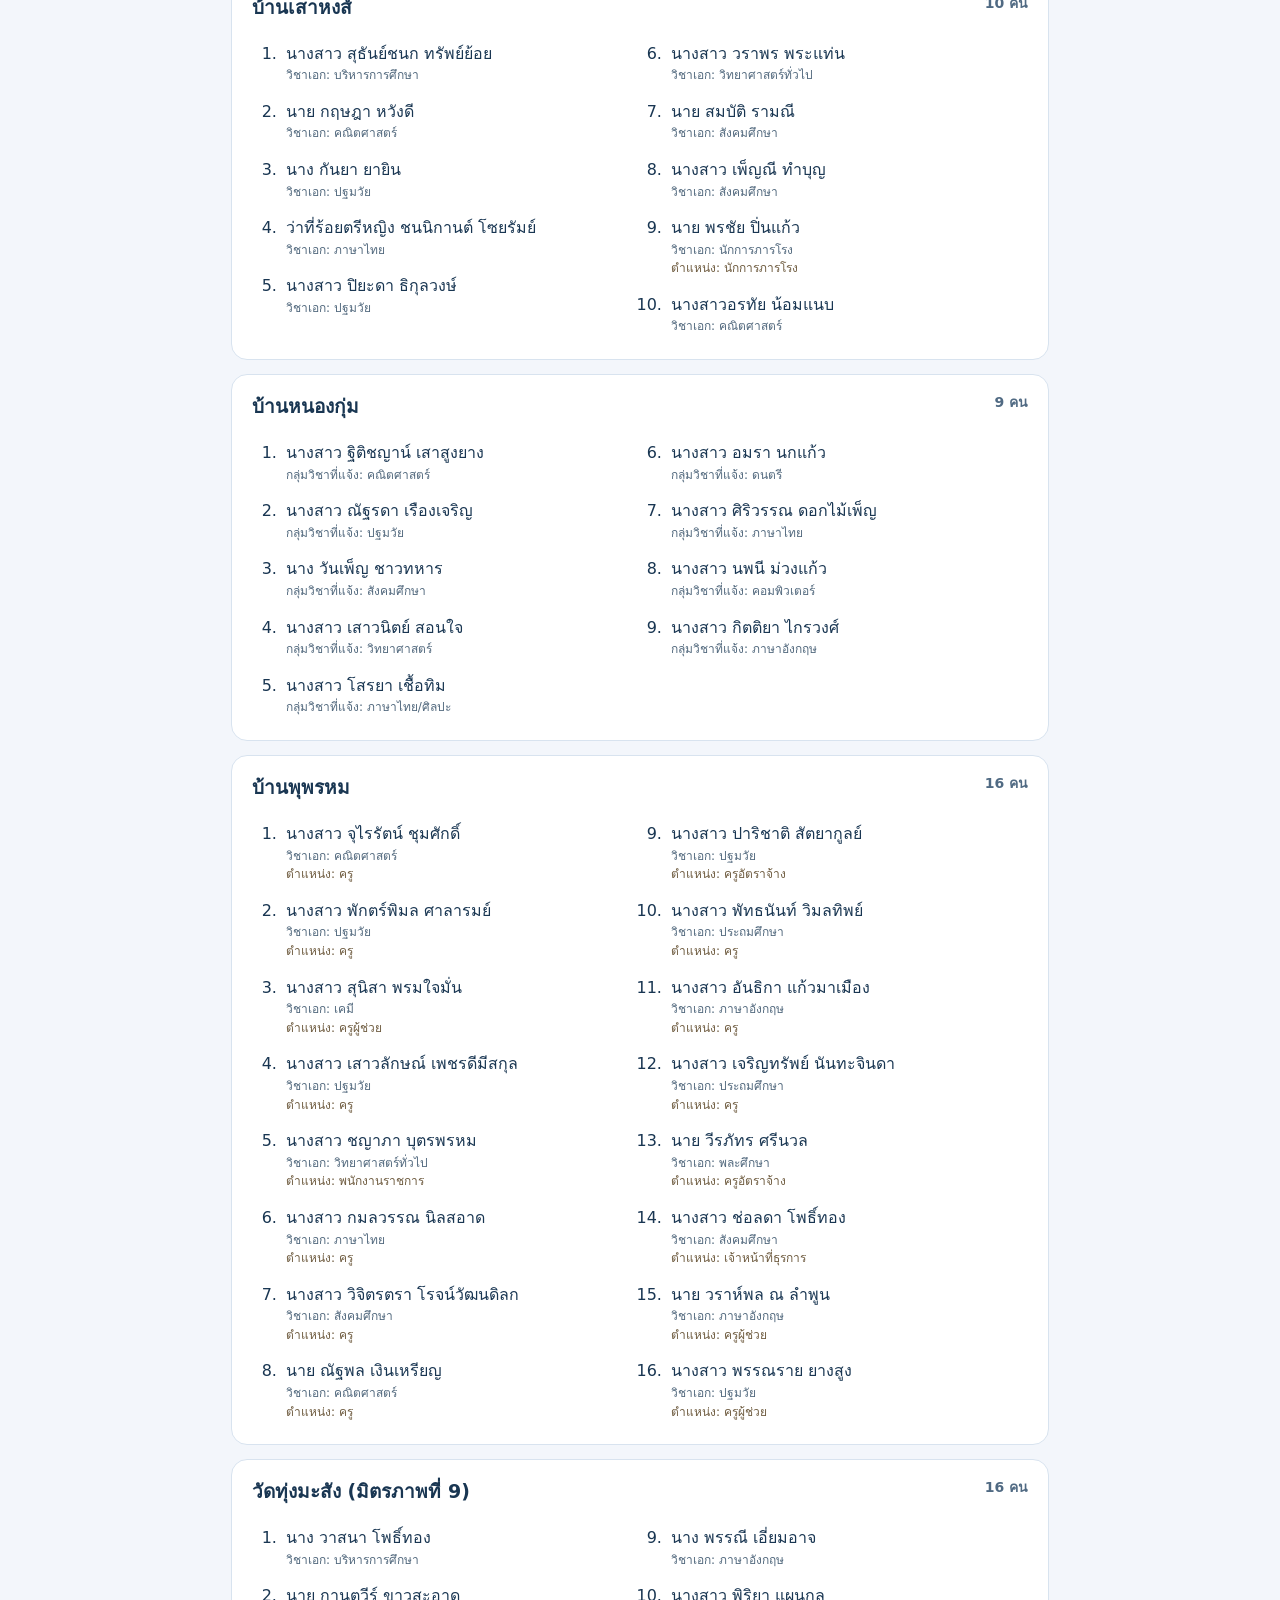
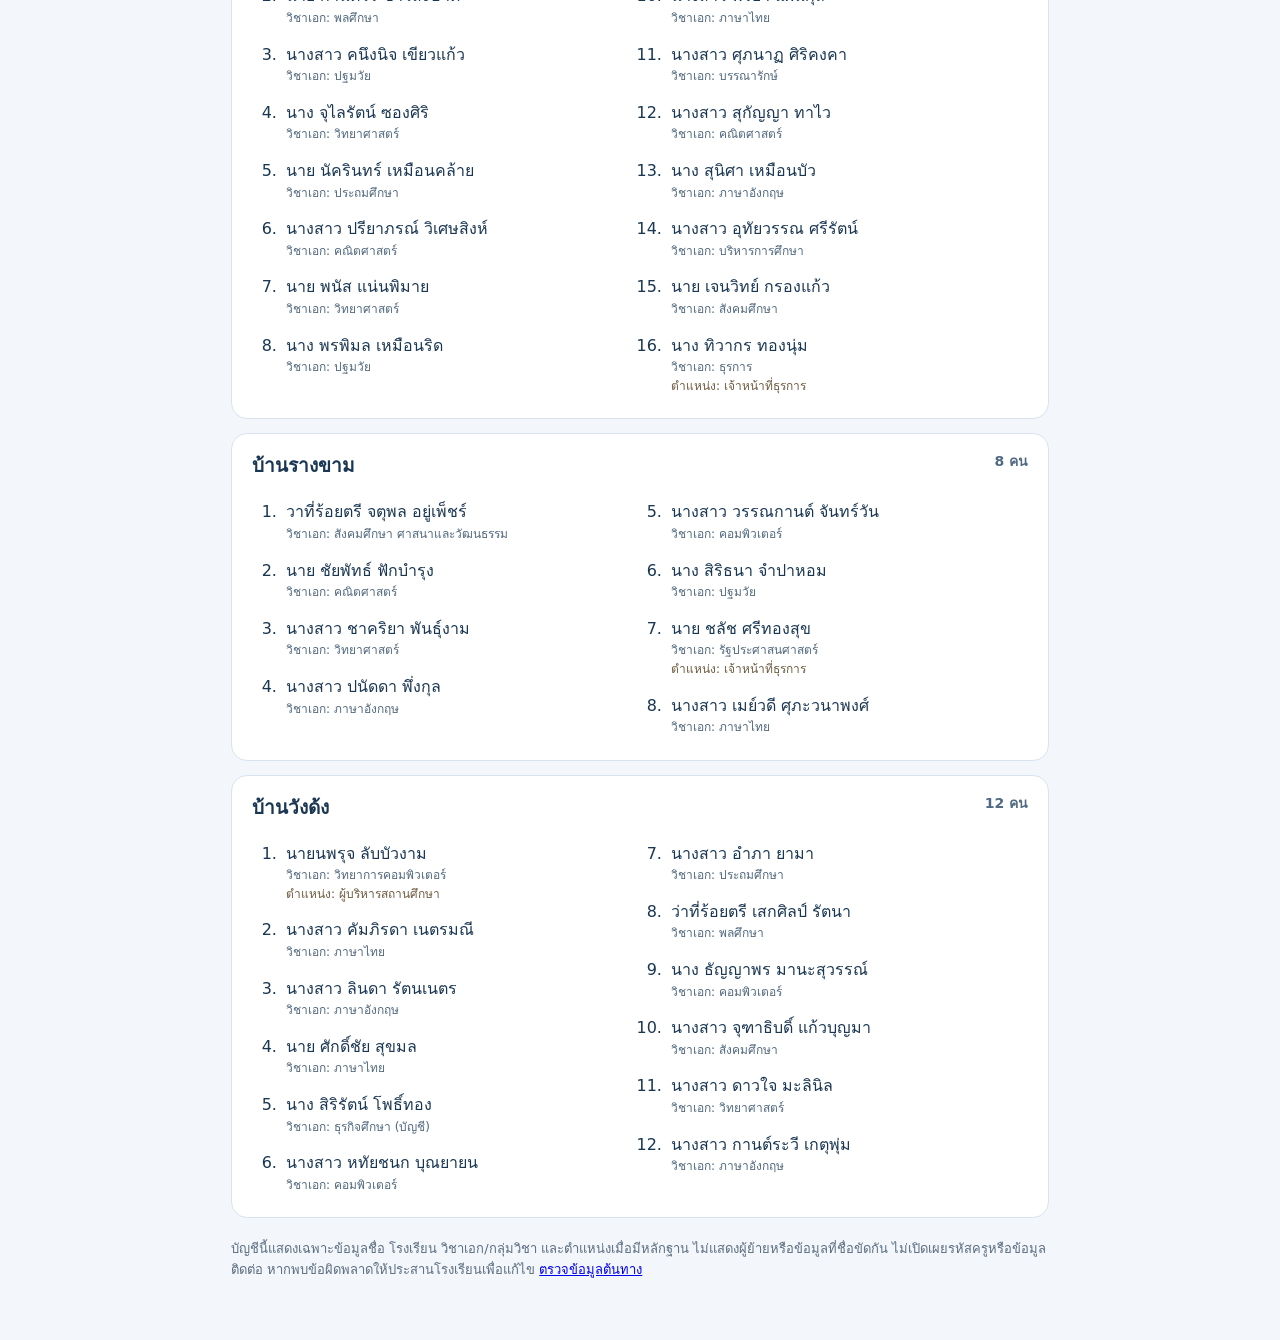
<file: teacher-verified-list.html>
<!doctype html>
<html lang="th"><head><meta charset="utf-8"><meta name="viewport" content="width=device-width,initial-scale=1"><meta name="theme-color" content="#15365b"><title>รายชื่อบุคลากรเพื่อเตรียมการแข่งขัน • หนองกุ่ม 74</title><style>:root{font-family:system-ui,"Noto Sans Thai",sans-serif;color:#193652;background:#f3f6fb}*{box-sizing:border-box}body{margin:0}header{background:linear-gradient(120deg,#15365b,#245e91);color:#fff;padding:28px 18px 34px}header>div,main{max-width:850px;margin:auto}header a{color:#dbefff}h1{font-size:clamp(23px,5vw,32px);line-height:1.4;margin:18px 0 6px}p{line-height:1.7}main{padding:20px 16px 60px}.summary{background:#e5effb;border-radius:14px;padding:15px 18px;margin-bottom:16px;font-size:18px}.note{background:white;border:1px solid #d5e2ef;border-radius:14px;padding:15px 18px;margin-bottom:20px}.school{background:#fff;border:1px solid #d8e3ef;border-radius:16px;padding:16px 20px;margin:14px 0}.school h2{font-size:19px;margin:0 0 12px;display:flex;justify-content:space-between;gap:12px}.school h2 span{font-size:14px;color:#506a83;white-space:nowrap}.school ol{margin:0;padding-left:30px;columns:2;column-gap:24px}.school li{padding:7px 4px;break-inside:avoid;line-height:1.6}.school li small{display:block;color:#51687d;font-size:12px;line-height:1.55}.school li small.position{color:#6e5b3f}footer{font-size:13px;color:#5a6d7e;margin-top:20px}@media(max-width:650px){.school ol{columns:1}.school{padding:15px}}@media(prefers-color-scheme:dark){:root{background:#101c2b;color:#e9f0f8}.summary{background:#203e5b}.school,.note{background:#1b2d42;border-color:#36516b}.school h2 span,footer,.school li small{color:#bed0e1}.school li small.position{color:#e7ca9f}}</style></head><body><header><div><a href="./teacher-verification.html">← กลับหน้าตรวจทะเบียนครู</a><h1>รายชื่อครูและบุคลากรเพื่อเตรียมการแข่งขัน</h1><p>งานศิลปหัตถกรรม ครั้งที่ 74 • กลุ่มโรงเรียนหนองกุ่ม</p></div></header><main><div class="summary">รายชื่อปัจจุบันที่แสดงบนเว็บไซต์ <strong>100</strong> คน จาก 8 โรงเรียน</div><div class="note"><strong>ปรับปรุง 19 พฤศจิกายน 2569</strong><p>เพิ่มวิชาเอกที่ตรวจพบจาก Google Sheets ของทั้ง 8 โรงเรียน และรายชื่อบ้านพุพรหม 16 คนตามเอกสารปีการศึกษา 2569 แยก “วิชาเอก” จาก “กลุ่มวิชาที่แจ้ง” ให้ชัด ผู้ที่ยังไม่มีข้อมูลวิชาเอกจะแสดง “รอข้อมูลจากโรงเรียน” บุคลากรที่ไม่ได้สอนมีตำแหน่งกำกับเมื่อมีหลักฐาน ข้อมูลนี้สำหรับเตรียมจัดการแข่งขัน ไม่ใช่คำสั่งแต่งตั้งกรรมการ</p></div><section class="school"><h2>วังเขาแก้ว (หงำอุปถัมภ์) <span>10 คน</span></h2><ol><li>นางสาว กัลยา ยิ้มละไม<small class="major">วิชาเอก: เคมี</small></li><li>นางสาว ชฎาภรณ์ โยติกา<small class="major">วิชาเอก: วิทยาศาสตร์</small></li><li>นางสาว บุญฑิตา ชาดำ<small class="major">วิชาเอก: ภาษาไทย</small></li><li>นางสาว พิมพ์พลอย กลำพบุตร<small class="major">วิชาเอก: วิทยาศาสตร์</small></li><li>นางสาว ภคมน อักคะชาติ<small class="major">วิชาเอก: สังคมศึกษา</small></li><li>นาย ภูมิภัทร โมกขพันธุ์<small class="major">วิชาเอก: ภาษาอังกฤษ</small></li><li>นางสาว สุภาวดี บุญลือพันธุ์<small class="major">วิชาเอก: สังคมศึกษา</small></li><li>นางสาว อัญตา พึ่งกุล<small class="major">วิชาเอก: พลศึกษา</small></li><li>นางสาว เพ็ญผกา กาดนอก<small class="major">วิชาเอก: พลศึกษา</small></li><li>นาง พิรดา พวกยะ<small class="major">วิชาเอก: ปฐมวัย</small></li></ol></section>
<section class="school"><h2>บ้านหนองกระทุ่ม <span>19 คน</span></h2><ol><li>นาย วิฑูรย์ สถิตยานุรักษ์<small class="major">วิชาเอก: รอข้อมูลจากโรงเรียน</small></li><li>นาย กิจรภัฏดล วงศ์แสง<small class="major">วิชาเอก: วิทยาการคอมพิวเตอร์</small></li><li>นางสาว จินตนา ปานเปีย<small class="major">วิชาเอก: คอมพิวเตอร์ศึกษา</small></li><li>นาง บุศรินทร์ กาฬพันธ์<small class="major">วิชาเอก: การศึกษาปฐมวัย</small></li><li>นาง ศิริญญา เสาสูงยาง<small class="major">วิชาเอก: จิตวิทยาและการแนะแนว</small></li><li>นาย สิงหา ศรีดีล้วน<small class="major">วิชาเอก: ดนตรีไทย</small></li><li>นางสาว สุพัตรา ม่วงแก้ว<small class="major">วิชาเอก: รอข้อมูลจากโรงเรียน</small></li><li>นางสาว อทิตยา รักอู่<small class="major">วิชาเอก: ภาษาไทย</small></li><li>นาง เพ็ญนภา แก้วเงิน<small class="major">วิชาเอก: คอมพิวเตอร์ศึกษา</small></li><li>นาง เรือนแพร บุญเชิด<small class="major">วิชาเอก: วิทยาศาสตร์ทั่วไป</small></li><li>นางสาว ศิราภรณ์ เทวะผลิน<small class="major">วิชาเอก: คณิตศาสตร์</small></li><li>นาง วิภาภรณ์ สมานทรัพย์<small class="major">วิชาเอก: สังคมศึกษา</small></li><li>นางสาว ศาลิณี ชาดำ<small class="major">วิชาเอก: ภาษาไทย</small></li><li>นาง ดาวลอย ปริยาปัญจางค์<small class="major">วิชาเอก: บริหารธุรกิจ</small></li><li>นาย รัฐเขต ขัดบง<small class="major">วิชาเอก: รอข้อมูลจากโรงเรียน</small></li><li>นางสาว นิรดา ธรรมพัฒนกิจ<small class="major">วิชาเอก: รอข้อมูลจากโรงเรียน</small></li><li>นาย คมสรรค์ ทับยาง<small class="major">วิชาเอก: รอข้อมูลจากโรงเรียน</small></li><li>นาย ราเชน ทับทิมใส<small class="major">วิชาเอก: รอข้อมูลจากโรงเรียน</small></li><li>นาง สิริขวัญ สมคิด<small class="major">วิชาเอก: การศึกษาปฐมวัย</small></li></ol></section>
<section class="school"><h2>บ้านเสาหงส์ <span>10 คน</span></h2><ol><li>นางสาว สุธันย์ชนก ทรัพย์ย้อย<small class="major">วิชาเอก: บริหารการศึกษา</small></li><li>นาย กฤษฎา หวังดี<small class="major">วิชาเอก: คณิตศาสตร์</small></li><li>นาง กันยา ยายิน<small class="major">วิชาเอก: ปฐมวัย</small></li><li>ว่าที่ร้อยตรีหญิง ชนนิกานต์ โซยรัมย์<small class="major">วิชาเอก: ภาษาไทย</small></li><li>นางสาว ปิยะดา ธิกุลวงษ์<small class="major">วิชาเอก: ปฐมวัย</small></li><li>นางสาว วราพร พระแท่น<small class="major">วิชาเอก: วิทยาศาสตร์ทั่วไป</small></li><li>นาย สมบัติ รามณี<small class="major">วิชาเอก: สังคมศึกษา</small></li><li>นางสาว เพ็ญณี ทำบุญ<small class="major">วิชาเอก: สังคมศึกษา</small></li><li>นาย พรชัย ปิ่นแก้ว<small class="major">วิชาเอก: นักการภารโรง</small><small class="position">ตำแหน่ง: นักการภารโรง</small></li><li>นางสาวอรทัย น้อมแนบ<small class="major">วิชาเอก: คณิตศาสตร์</small></li></ol></section>
<section class="school"><h2>บ้านหนองกุ่ม <span>9 คน</span></h2><ol><li>นางสาว ฐิติชญาน์ เสาสูงยาง<small class="major">กลุ่มวิชาที่แจ้ง: คณิตศาสตร์</small></li><li>นางสาว ณัฐรดา เรืองเจริญ<small class="major">กลุ่มวิชาที่แจ้ง: ปฐมวัย</small></li><li>นาง วันเพ็ญ ชาวทหาร<small class="major">กลุ่มวิชาที่แจ้ง: สังคมศึกษา</small></li><li>นางสาว เสาวนิตย์ สอนใจ<small class="major">กลุ่มวิชาที่แจ้ง: วิทยาศาสตร์</small></li><li>นางสาว โสรยา เชื้อทิม<small class="major">กลุ่มวิชาที่แจ้ง: ภาษาไทย/ศิลปะ</small></li><li>นางสาว อมรา นกแก้ว<small class="major">กลุ่มวิชาที่แจ้ง: ดนตรี</small></li><li>นางสาว ศิริวรรณ ดอกไม้เพ็ญ<small class="major">กลุ่มวิชาที่แจ้ง: ภาษาไทย</small></li><li>นางสาว นพนี ม่วงแก้ว<small class="major">กลุ่มวิชาที่แจ้ง: คอมพิวเตอร์</small></li><li>นางสาว กิตติยา ไกรวงศ์<small class="major">กลุ่มวิชาที่แจ้ง: ภาษาอังกฤษ</small></li></ol></section>
<section class="school"><h2>บ้านพุพรหม <span>16 คน</span></h2><ol><li>นางสาว จุไรรัตน์ ชุมศักดิ์<small class="major">วิชาเอก: คณิตศาสตร์</small><small class="position">ตำแหน่ง: ครู</small></li><li>นางสาว พักตร์พิมล ศาลารมย์<small class="major">วิชาเอก: ปฐมวัย</small><small class="position">ตำแหน่ง: ครู</small></li><li>นางสาว สุนิสา พรมใจมั่น<small class="major">วิชาเอก: เคมี</small><small class="position">ตำแหน่ง: ครูผู้ช่วย</small></li><li>นางสาว เสาวลักษณ์ เพชรดีมีสกุล<small class="major">วิชาเอก: ปฐมวัย</small><small class="position">ตำแหน่ง: ครู</small></li><li>นางสาว ชญาภา บุตรพรหม<small class="major">วิชาเอก: วิทยาศาสตร์ทั่วไป</small><small class="position">ตำแหน่ง: พนักงานราชการ</small></li><li>นางสาว กมลวรรณ นิลสอาด<small class="major">วิชาเอก: ภาษาไทย</small><small class="position">ตำแหน่ง: ครู</small></li><li>นางสาว วิจิตรตรา โรจน์วัฒนดิลก<small class="major">วิชาเอก: สังคมศึกษา</small><small class="position">ตำแหน่ง: ครู</small></li><li>นาย ณัฐพล เงินเหรียญ<small class="major">วิชาเอก: คณิตศาสตร์</small><small class="position">ตำแหน่ง: ครู</small></li><li>นางสาว ปาริชาติ สัตยากูลย์<small class="major">วิชาเอก: ปฐมวัย</small><small class="position">ตำแหน่ง: ครูอัตราจ้าง</small></li><li>นางสาว พัทธนันท์ วิมลทิพย์<small class="major">วิชาเอก: ประถมศึกษา</small><small class="position">ตำแหน่ง: ครู</small></li><li>นางสาว อันธิกา แก้วมาเมือง<small class="major">วิชาเอก: ภาษาอังกฤษ</small><small class="position">ตำแหน่ง: ครู</small></li><li>นางสาว เจริญทรัพย์ นันทะจินดา<small class="major">วิชาเอก: ประถมศึกษา</small><small class="position">ตำแหน่ง: ครู</small></li><li>นาย วีรภัทร ศรีนวล<small class="major">วิชาเอก: พละศึกษา</small><small class="position">ตำแหน่ง: ครูอัตราจ้าง</small></li><li>นางสาว ช่อลดา โพธิ์ทอง<small class="major">วิชาเอก: สังคมศึกษา</small><small class="position">ตำแหน่ง: เจ้าหน้าที่ธุรการ</small></li><li>นาย วราห์พล ณ ลำพูน<small class="major">วิชาเอก: ภาษาอังกฤษ</small><small class="position">ตำแหน่ง: ครูผู้ช่วย</small></li><li>นางสาว พรรณราย ยางสูง<small class="major">วิชาเอก: ปฐมวัย</small><small class="position">ตำแหน่ง: ครูผู้ช่วย</small></li></ol></section>
<section class="school"><h2>วัดทุ่งมะสัง (มิตรภาพที่ 9) <span>16 คน</span></h2><ol><li>นาง วาสนา โพธิ์ทอง<small class="major">วิชาเอก: บริหารการศึกษา</small></li><li>นาย กานตวีร์ ขาวสะอาด<small class="major">วิชาเอก: พลศึกษา</small></li><li>นางสาว คนึงนิจ เขียวแก้ว<small class="major">วิชาเอก: ปฐมวัย</small></li><li>นาง จุไลรัตน์ ซองศิริ<small class="major">วิชาเอก: วิทยาศาสตร์</small></li><li>นาย นัครินทร์ เหมือนคล้าย<small class="major">วิชาเอก: ประถมศึกษา</small></li><li>นางสาว ปรียาภรณ์ วิเศษสิงห์<small class="major">วิชาเอก: คณิตศาสตร์</small></li><li>นาย พนัส แน่นพิมาย<small class="major">วิชาเอก: วิทยาศาสตร์</small></li><li>นาง พรพิมล เหมือนริด<small class="major">วิชาเอก: ปฐมวัย</small></li><li>นาง พรรณี เอี่ยมอาจ<small class="major">วิชาเอก: ภาษาอังกฤษ</small></li><li>นางสาว พิริยา แผนกุล<small class="major">วิชาเอก: ภาษาไทย</small></li><li>นางสาว ศุภนาฏ ศิริคงคา<small class="major">วิชาเอก: บรรณารักษ์</small></li><li>นางสาว สุกัญญา ทาไว<small class="major">วิชาเอก: คณิตศาสตร์</small></li><li>นาง สุนิศา เหมือนบัว<small class="major">วิชาเอก: ภาษาอังกฤษ</small></li><li>นางสาว อุทัยวรรณ ศรีรัตน์<small class="major">วิชาเอก: บริหารการศึกษา</small></li><li>นาย เจนวิทย์ กรองแก้ว<small class="major">วิชาเอก: สังคมศึกษา</small></li><li>นาง ทิวากร ทองนุ่ม<small class="major">วิชาเอก: ธุรการ</small><small class="position">ตำแหน่ง: เจ้าหน้าที่ธุรการ</small></li></ol></section>
<section class="school"><h2>บ้านรางขาม <span>8 คน</span></h2><ol><li>วาที่ร้อยตรี จตุพล อยู่เพ็ชร์<small class="major">วิชาเอก: สังคมศึกษา ศาสนาและวัฒนธรรม</small></li><li>นาย ชัยพัทธ์ ฟักบำรุง<small class="major">วิชาเอก: คณิตศาสตร์</small></li><li>นางสาว ชาคริยา พันธุ์งาม<small class="major">วิชาเอก: วิทยาศาสตร์</small></li><li>นางสาว ปนัดดา พึ่งกุล<small class="major">วิชาเอก: ภาษาอังกฤษ</small></li><li>นางสาว วรรณกานต์ จันทร์วัน<small class="major">วิชาเอก: คอมพิวเตอร์</small></li><li>นาง สิริธนา จำปาหอม<small class="major">วิชาเอก: ปฐมวัย</small></li><li>นาย ชลัช ศรีทองสุข<small class="major">วิชาเอก: รัฐประศาสนศาสตร์</small><small class="position">ตำแหน่ง: เจ้าหน้าที่ธุรการ</small></li><li>นางสาว เมย์วดี ศุภะวนาพงศ์<small class="major">วิชาเอก: ภาษาไทย</small></li></ol></section>
<section class="school"><h2>บ้านวังด้ง <span>12 คน</span></h2><ol><li>นายนพรุจ ลับบัวงาม<small class="major">วิชาเอก: วิทยาการคอมพิวเตอร์</small><small class="position">ตำแหน่ง: ผู้บริหารสถานศึกษา</small></li><li>นางสาว คัมภิรดา เนตรมณี<small class="major">วิชาเอก: ภาษาไทย</small></li><li>นางสาว ลินดา รัตนเนตร<small class="major">วิชาเอก: ภาษาอังกฤษ</small></li><li>นาย ศักดิ์ชัย สุขมล<small class="major">วิชาเอก: ภาษาไทย</small></li><li>นาง สิริรัตน์ โพธิ์ทอง<small class="major">วิชาเอก: ธุรกิจศึกษา (บัญชี)</small></li><li>นางสาว หทัยชนก บุณยายน<small class="major">วิชาเอก: คอมพิวเตอร์</small></li><li>นางสาว อำภา ยามา<small class="major">วิชาเอก: ประถมศึกษา</small></li><li>ว่าที่ร้อยตรี เสกศิลป์ รัตนา<small class="major">วิชาเอก: พลศึกษา</small></li><li>นาง ธัญญาพร มานะสุวรรณ์<small class="major">วิชาเอก: คอมพิวเตอร์</small></li><li>นางสาว จุฑาธิบดิ์ แก้วบุญมา<small class="major">วิชาเอก: สังคมศึกษา</small></li><li>นางสาว ดาวใจ มะลินิล<small class="major">วิชาเอก: วิทยาศาสตร์</small></li><li>นางสาว กานต์ระวี เกตุพุ่ม<small class="major">วิชาเอก: ภาษาอังกฤษ</small></li></ol></section><footer>บัญชีนี้แสดงเฉพาะข้อมูลชื่อ โรงเรียน วิชาเอก/กลุ่มวิชา และตำแหน่งเมื่อมีหลักฐาน ไม่แสดงผู้ย้ายหรือข้อมูลที่ชื่อขัดกัน ไม่เปิดเผยรหัสครูหรือข้อมูลติดต่อ หากพบข้อผิดพลาดให้ประสานโรงเรียนเพื่อแก้ไข <a href="./teacher-verification.html">ตรวจข้อมูลต้นทาง</a></footer></main></body></html>
</file>
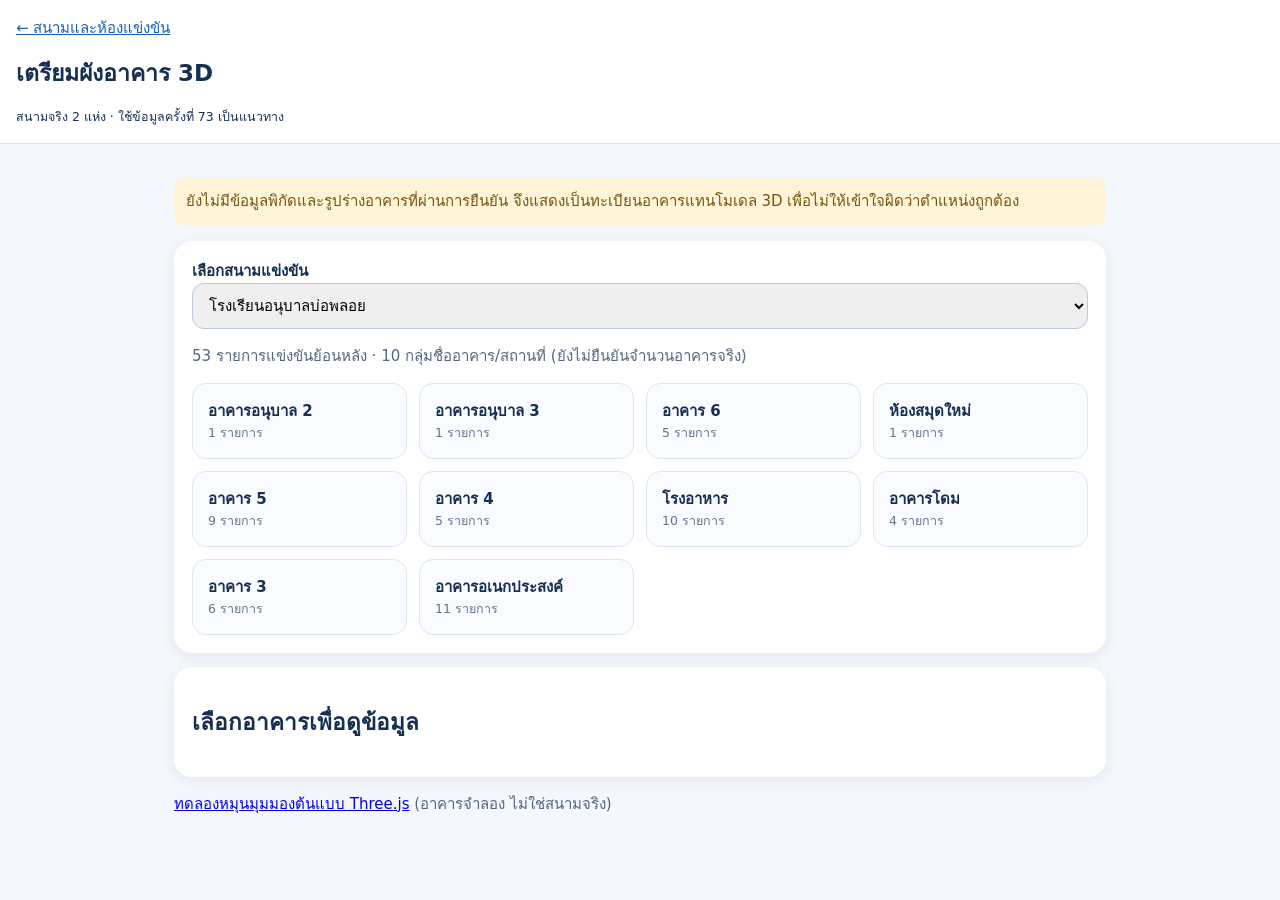
<file: venues/campus-3d.html>
<!doctype html><html lang="th"><head><meta charset="utf-8"><meta name="viewport" content="width=device-width,initial-scale=1"><title>Sillapa 74 — เตรียมผัง 3D สนามจริง</title><style>*{box-sizing:border-box}body{margin:0;background:#f4f7fc;color:#173052;font:15px system-ui,"Noto Sans Thai",sans-serif}header{background:white;padding:16px;border-bottom:1px solid #dce5ef}header a{color:#1762b5}main{max-width:960px;margin:auto;padding:18px 14px}h1{font-size:23px}p{line-height:1.65;color:#546780}.card{background:white;border-radius:18px;padding:18px;margin:14px 0;box-shadow:0 3px 16px #20385912}select{padding:12px;border:1px solid #bdcadc;border-radius:12px;font:inherit;width:100%}.grid{display:grid;grid-template-columns:repeat(auto-fit,minmax(170px,1fr));gap:12px}.tile{border:1px solid #dce6f3;border-radius:14px;background:#f9fbff;padding:15px;cursor:pointer;text-align:left;font:inherit;color:inherit}.tile:focus-visible{outline:3px solid #2777e5}.tile strong{display:block}.tile small{color:#64758d}.warning{background:#fff4d7;color:#765411;padding:12px;border-radius:12px}.muted{font-size:12px}ul{padding-left:22px}li{margin:8px 0}@media(min-width:750px){.cols{display:grid;grid-template-columns:1fr 1fr;gap:16px}}</style></head><body><header><a href="./">← สนามและห้องแข่งขัน</a><h1>เตรียมผังอาคาร 3D</h1><small>สนามจริง 2 แห่ง · ใช้ข้อมูลครั้งที่ 73 เป็นแนวทาง</small></header><main><p class="warning">ยังไม่มีข้อมูลพิกัดและรูปร่างอาคารที่ผ่านการยืนยัน จึงแสดงเป็นทะเบียนอาคารแทนโมเดล 3D เพื่อไม่ให้เข้าใจผิดว่าตำแหน่งถูกต้อง</p><section class="card"><label for="venue"><strong>เลือกสนามแข่งขัน</strong></label><select id="venue"><option value="anuban-bophloi">โรงเรียนอนุบาลบ่อพลอย</option><option value="kanchanaburi-pesa4">สำนักงานเขตพื้นที่ฯ เขต 4</option></select><p id="summary" aria-live="polite"></p><div class="grid" id="buildings"></div></section><section class="card"><h2 id="detailTitle">เลือกอาคารเพื่อดูข้อมูล</h2><div id="detail" aria-live="polite"><p>เลือกอาคารด้านบนเพื่อดูรายการแข่งขันย้อนหลัง</p></div></section><p><a href="../threejs-demo/">ทดลองหมุนมุมมองต้นแบบ Three.js</a> (อาคารจำลอง ไม่ใช่สนามจริง)</p></main><script type="module">
const sel=document.querySelector('#venue'),buildings=document.querySelector('#buildings'),summary=document.querySelector('#summary'),detail=document.querySelector('#detail'),title=document.querySelector('#detailTitle');let venues=[];
const norm=s=>String(s||'').normalize('NFKC').replace(/\s+/g,'').toLowerCase();
function show(v){buildings.replaceChildren();detail.replaceChildren();title.textContent='เลือกอาคารเพื่อดูข้อมูล';const groups=new Map();for(const row of v.rows){const raw=row.building||'ไม่ระบุอาคาร';const key=norm(raw);if(!groups.has(key))groups.set(key,{label:raw,rows:[]});groups.get(key).rows.push(row)}summary.textContent=v.rows.length+' รายการแข่งขันย้อนหลัง · '+groups.size+' กลุ่มชื่ออาคาร/สถานที่ (ยังไม่ยืนยันจำนวนอาคารจริง)';for(const g of groups.values()){const btn=document.createElement('button');btn.className='tile';const strong=document.createElement('strong');strong.textContent=g.label;const small=document.createElement('small');small.textContent=g.rows.length+' รายการ';btn.append(strong,small);btn.addEventListener('click',()=>{title.textContent=g.label+' — ข้อมูลครั้งที่ 73';detail.replaceChildren();const ul=document.createElement('ul');for(const row of g.rows){const li=document.createElement('li');li.textContent=row.activity+' · '+[row.floor,row.room].filter(Boolean).join(' / ')+(row.sourcePage?' · PDF หน้า '+row.sourcePage:'');ul.append(li)}detail.append(ul)});buildings.append(btn)}}
try{const response=await fetch('./history73.json');if(!response.ok)throw Error();const d=await response.json();if(d.edition!==73||d.publicationStatus!=='historical-review-only')throw Error();venues=d.venues;function update(){const v=venues.find(x=>x.id===sel.value);if(v)show(v)}sel.addEventListener('change',update);update()}catch(e){summary.textContent='ไม่สามารถโหลดข้อมูลย้อนหลังได้ กรุณาลองอีกครั้งเมื่อออนไลน์'}
</script></body></html>
</file>
<file: pwa.css>
/* Install suggestion and app update: separate from the original single-file dashboard. */
.pwa-install-card{display:grid;grid-template-columns:46px minmax(0,1fr) auto;gap:8px 12px;position:relative;
  align-items:center;padding:13px 40px 13px 14px;margin:0 0 14px;
  border:1px solid var(--line);border-radius:18px;background:var(--surface)}
.pwa-install-card[hidden],.pwa-update[hidden],.pwa-install-help[hidden]{display:none!important}
.pwa-install-logo{height:46px;width:46px;border-radius:14px;display:grid;place-items:center;
  background:#132c4c;color:#f7d68f;font-size:28px}
.pwa-install-info{min-width:0;line-height:1.45}
.pwa-install-info b{display:block;font-size:14px;color:var(--ink)}
.pwa-install-info span{display:block;font-size:12px;color:var(--ink-2);margin-top:3px}
.pwa-install-main{min-height:40px;min-width:93px;border:0;background:var(--rep);color:white;
  padding:0 14px;border-radius:12px;font:inherit;font-size:13px;font-weight:700;cursor:pointer}
.pwa-install-dismiss{position:absolute;right:5px;top:5px;width:34px;height:34px;border:0;border-radius:12px;
  background:transparent;color:var(--ink-2);font:inherit;font-size:21px;cursor:pointer}
.pwa-install-help{grid-column:1/-1;font-size:13px;color:var(--ink-2);line-height:1.65;
  background:var(--surface-2);border-radius:12px;padding:10px 12px;margin-top:2px}
.pwa-update{position:fixed;z-index:200;bottom:calc(82px + env(safe-area-inset-bottom,0px));
  left:12px;right:12px;width:auto;max-width:460px;margin:auto;display:flex;align-items:center;gap:10px;
  background:var(--surface);border:1px solid var(--line);border-radius:16px;padding:13px;
  box-shadow:0 14px 35px rgba(0,0,0,.2);color:var(--ink)}
.pwa-update span{font-size:13px;line-height:1.45;flex:1}
.pwa-update button{border:0;border-radius:10px;font:inherit;font-size:13px;font-weight:700;
  min-height:38px;padding:0 10px;background:var(--rep);color:white}
.pwa-update .pwa-update-close{background:var(--surface-2);color:var(--ink-2)}
@media(min-width:1024px){.pwa-install-card{max-width:760px;margin-bottom:18px}
  .pwa-update{left:auto;right:20px;bottom:24px}}
@media(max-width:390px){.pwa-install-card{grid-template-columns:44px minmax(0,1fr)}
  .pwa-install-main{grid-column:2;width:max-content}}
</file>
<file: ia1.css>
/* IA-1: Competition 74 preparation information architecture.
   Additive styling: historical data, existing views and the PWA remain unchanged. */
.ia-hero{position:relative;overflow:hidden;border:1px solid rgba(36,116,128,.22);
  border-radius:22px;padding:23px 22px;margin-bottom:14px;background:
  radial-gradient(circle at 100% 0%,rgba(21,129,151,.19),transparent 48%),
  linear-gradient(135deg,var(--surface),var(--surface-2));}
.ia-hero:after{content:"";position:absolute;right:-36px;top:-30px;width:150px;height:150px;
  border:1px solid rgba(19,125,142,.13);border-radius:50%;pointer-events:none}
.ia-eyebrow{display:inline-flex;align-items:center;gap:6px;background:var(--rep-soft);
  color:var(--rep);border-radius:18px;font-weight:700;font-size:11.5px;
  padding:5px 11px;line-height:1.4}
.ia-hero h2{font-family:var(--serif);color:var(--ink);font-weight:800;line-height:1.3;
  letter-spacing:-.02em;font-size:clamp(23px,4vw,30px);margin:12px 0 7px;position:relative}
.ia-hero p{font-size:14px;color:var(--ink-2);line-height:1.7;max-width:710px;margin:0;position:relative}
.ia-hero .ia-cta{display:flex;gap:10px;flex-wrap:wrap;margin-top:17px;position:relative}
.ia-link{display:inline-flex;align-items:center;justify-content:center;gap:5px;
  min-height:43px;padding:9px 16px;border:1px solid var(--line);border-radius:12px;
  background:var(--surface);color:var(--ink);font:inherit;font-size:13px;font-weight:700;text-align:center}
.ia-link.primary{color:#fff;background:var(--rep);border-color:var(--rep)}
.ia-link:focus-visible,.ia-action:focus-visible,.ia-archive-link:focus-visible{outline:2px solid var(--rep);outline-offset:3px}
.ia-provenance{margin:11px 0 17px;padding:12px 14px;border-radius:13px;
  border:1px solid var(--line);background:var(--surface);font-size:12px;
  color:var(--ink-2);line-height:1.65}
.ia-provenance strong{color:var(--ink);font-weight:700}
.ia-overline{margin:17px 0 10px;display:flex;justify-content:space-between;align-items:baseline;gap:8px}
.ia-overline h2{font-family:var(--serif);font-size:18px;line-height:1.4;margin:0;color:var(--ink)}
.ia-overline small{font-size:11px;color:var(--ink-3)}
.ia-stat-grid{display:grid;grid-template-columns:repeat(2,minmax(0,1fr));gap:9px}
.ia-stat{border:1px solid var(--line);border-radius:15px;padding:15px 13px;
  min-width:0;background:var(--surface)}
.ia-stat small{color:var(--ink-2);font-size:12px;display:block;line-height:1.45}
.ia-stat b{display:block;color:var(--ink);font-size:27px;line-height:1.3;margin:5px 0;font-weight:800;font-variant-numeric:tabular-nums}
.ia-stat .ia-stat-foot{display:block;font-size:10.5px;color:var(--ink-3);line-height:1.4}
.ia-stat.draft b{color:var(--rep)}
.ia-action-list{display:grid;gap:8px;margin:0 0 15px}
.ia-action{display:flex;align-items:center;gap:12px;min-height:70px;width:100%;
  text-align:left;border:1px solid var(--line);border-radius:14px;padding:12px 14px;
  background:var(--surface);color:var(--ink);font:inherit}
.ia-action .ia-action-icon{display:grid;place-items:center;width:38px;height:38px;
  flex:none;border-radius:12px;background:var(--rep-soft);color:var(--rep);font-size:20px}
.ia-action .ia-action-copy{flex:1;min-width:0}
.ia-action b{display:block;font-size:13px;line-height:1.45}
.ia-action small{display:block;font-size:11.5px;color:var(--ink-2);line-height:1.5;margin-top:2px}
.ia-action .ia-chevron{color:var(--ink-3);font-size:18px}
.ia-archive-heading{border-top:1px solid var(--line);padding-top:17px;margin:20px 0 12px}
.ia-archive-heading h2{font-family:var(--serif);font-size:18px;margin:0 0 3px}
.ia-archive-heading p{font-size:12px;line-height:1.6;color:var(--ink-2);margin:0}
.ia-pane-lead{margin:0 0 14px;padding:17px 18px;border-radius:17px;background:var(--surface);
  border:1px solid var(--line);color:var(--ink)}
.ia-pane-lead h2{font:800 20px/1.35 var(--serif);margin:0 0 7px}
.ia-pane-lead p{color:var(--ink-2);font-size:13px;line-height:1.7;margin:0}
.ia-empty-state{border:1px dashed var(--line);border-radius:17px;padding:22px 17px;
  background:var(--surface-2);text-align:center}
.ia-empty-state b{display:block;font-size:16px;margin-bottom:6px;color:var(--ink)}
.ia-empty-state p{font-size:13px;color:var(--ink-2);line-height:1.7;max-width:570px;margin:0 auto}
.ia-archive-grid{display:grid;grid-template-columns:repeat(2,minmax(0,1fr));gap:10px}
.ia-archive-link{padding:16px;text-align:left;border:1px solid var(--line);border-radius:15px;
  background:var(--surface);font:inherit;color:var(--ink);min-height:118px}
.ia-archive-link .ia-archive-emoji{font-size:24px;display:block;margin-bottom:8px}
.ia-archive-link strong{display:block;font-size:13px;line-height:1.4}
.ia-archive-link small{display:block;font-size:11px;color:var(--ink-2);line-height:1.5;margin-top:4px}
.ia-note-list{margin:13px 0 0;padding:0;list-style:none;display:grid;gap:8px}
.ia-note-list li{border:1px solid var(--line);background:var(--surface);border-radius:12px;
  padding:12px 14px;font-size:12.5px;line-height:1.6}
.ia-note-list li b{display:block;margin-bottom:3px}
.ia-more-nav{padding:8px 12px 16px;display:grid;gap:8px}
.ia-more-nav .ia-more-title{padding:13px 7px 3px;font-size:11.5px;
  font-weight:700;color:var(--ink-3)}
.ia-more-nav button{display:flex;align-items:center;justify-content:space-between;gap:10px;
  width:100%;min-height:54px;padding:10px 13px;border:1px solid var(--line);
  border-radius:13px;background:var(--surface-2);color:var(--ink);font:inherit;font-size:13.5px;text-align:left}
.ia-more-nav button b{font-weight:700;line-height:1.45}
.ia-more-nav button small{color:var(--ink-2);font-size:11px}
.ia-more-nav button .ia-more-arrow{color:var(--rep);font-weight:700}
.ia-ref-warning{font-size:12px;line-height:1.65;color:var(--ink-2);padding:13px 15px;
  background:var(--surface-2);border-radius:13px;margin:12px 0}
@media(min-width:740px){.ia-stat-grid{grid-template-columns:repeat(4,minmax(0,1fr))}
  .ia-archive-grid{grid-template-columns:repeat(3,minmax(0,1fr))}
  .ia-action-list{grid-template-columns:repeat(3,minmax(0,1fr))}
  .ia-action{min-height:92px}
}
@media(max-width:1023px){
  .nav [data-v="readiness"],.nav [data-v="venue"],.nav [data-v="archive"]{display:none!important}
  .nav .more-b{display:flex!important}
  .nav button{min-width:0;font-size:11.5px}
  .nav button .pill-i{width:min(58px,95%);}
}
@media(min-width:768px) and (max-width:1023px){
  :root{--rail-w:0px}
  .nav{position:fixed;top:auto;right:0;bottom:0;left:0;width:auto;height:auto;
    flex-direction:row;justify-content:space-around;gap:0;border-top:1px solid var(--line);
    border-right:0;padding:0 0 env(safe-area-inset-bottom,0px);background:var(--surface)}
  .nav .brand-mark{display:none}
  .nav button{flex:1;height:var(--nav-h);flex-direction:column;justify-content:center;gap:2px;
    padding:0;font-size:12px;border-radius:0}
  .nav button .pill-i{width:58px;height:30px;background:transparent}
  .nav button[aria-current="page"]{color:var(--rep);background:transparent}
  .nav button[aria-current="page"] .pill-i{background:var(--rep-soft)!important}
  .appbar,.shell{margin-left:0}
  .shell{padding-bottom:calc(var(--nav-h) + env(safe-area-inset-bottom,0px) + 24px)}
}
@media(min-width:1024px){
  .nav .more-b{display:none!important}
  .nav button{min-height:52px;height:auto!important;font-size:13.5px;line-height:1.35}
}
@media(prefers-reduced-motion:reduce){.ia-action,.ia-link{transition:none}}

/* Orientation changes switch short/long labels without a reload. */
.nav .ia-nav-short{display:none}
.nav .ia-nav-long{display:inline}
@media(max-width:1023px){.nav .ia-nav-short{display:inline}.nav .ia-nav-long{display:none}}


/* Developer attribution: understated credits, not an official organizer endorsement. */
.sillapa-home-credit{margin:-5px 1px 17px;padding:0 2px;
  font-size:12.5px;line-height:1.65;color:var(--ink-3);overflow-wrap:anywhere}
.sillapa-home-credit span{font-weight:600;color:var(--ink-2)}
.sillapa-footer-credit{border-top:1px solid var(--line);padding-top:13px;
  color:var(--ink-2);line-height:1.65;overflow-wrap:anywhere}
.sillapa-footer-credit strong{font-weight:600;color:var(--ink-2)}
.sillapa-footer-about{margin-top:5px}
.sillapa-footer-about summary{display:list-item;width:fit-content;cursor:pointer;
  padding:6px 0;color:var(--ink-2);font-weight:600;line-height:1.5}
.sillapa-footer-about summary:focus-visible{outline:2px solid var(--rep);outline-offset:3px;border-radius:3px}
.sillapa-footer-about-content{max-width:850px;padding:2px 0 5px 12px;
  border-left:2px solid var(--line);line-height:1.7;color:var(--ink-2)}
.sillapa-footer-about-content p{margin:5px 0}
.sillapa-footer-sources{margin-top:12px;color:var(--ink-3)}
.sillapa-footer-actions{display:flex;align-items:center;flex-wrap:wrap;gap:9px;
  margin-top:10px;padding-bottom:10px}
@media(max-width:640px){.sillapa-home-credit{font-size:12px;line-height:1.7}
  .sillapa-footer-credit{font-size:12.5px}}

/* Archive-first shortcuts (2026-10-15): 74 planning is the primary home content. */
.ia-history-glance{display:grid;grid-template-columns:repeat(3,minmax(0,1fr));gap:8px;margin:0 0 13px}
.ia-history-glance>div{min-width:0;padding:13px 8px 11px;border:1px solid var(--line);border-radius:15px;background:var(--surface);text-align:center}
.ia-history-glance b{display:block;font:700 clamp(21px,5vw,28px)/1.25 var(--serif);font-variant-numeric:tabular-nums;color:var(--ink)}
.ia-history-glance span{display:block;color:var(--ink-2);font-size:12px;line-height:1.4;margin-top:3px}
.ia-history-details{margin:0 0 20px}
.ia-history-details>summary{display:flex;align-items:center;justify-content:space-between;gap:10px;min-height:48px;padding:10px 15px;border:1px solid var(--line);border-radius:13px;background:var(--surface);font-size:13.5px;font-weight:700;color:var(--rep);cursor:pointer;list-style:none}
.ia-history-details>summary::-webkit-details-marker{display:none}
.ia-history-details>summary span{font-size:20px;transition:transform .16s}
.ia-history-details[open]>summary span{transform:rotate(180deg)}
.ia-history-details[open]>summary{border-radius:13px 13px 0 0}
.ia-history-body{border:1px solid var(--line);border-top:0;border-radius:0 0 13px 13px;padding:12px;background:var(--surface-2)}
.ia-history-body .sec-title:first-of-type{margin-top:15px}
.ia-archive-subtitle{font-size:16px;margin:19px 2px 12px;color:var(--ink)}
#v-archive .ia-archive-shortcuts{grid-template-columns:repeat(3,minmax(0,1fr));gap:10px;margin-bottom:15px}
#v-archive .ia-archive-shortcuts .tile{min-height:102px;justify-content:center;overflow-wrap:anywhere}
.ia-archive-secondary .ia-archive-link{display:block;width:100%;min-height:0}
@media(min-width:700px){
  #v-archive .ia-archive-shortcuts{grid-template-columns:repeat(6,minmax(0,1fr))}
  .ia-history-glance{max-width:540px}
}
@media(max-width:1023px){
  .shell{padding-bottom:calc(var(--nav-h) + env(safe-area-inset-bottom,0px) + 48px)}
  html{scroll-padding-bottom:calc(var(--nav-h) + env(safe-area-inset-bottom,0px) + 24px)}
}
@media(prefers-reduced-motion:reduce){.ia-history-details>summary span{transition:none}}

/* Fix: original KPI hero used full-width flex sizing inside a nested disclosure. */
#v-overview .ia-history-details,
#v-overview .ia-history-body,
#v-overview .ia-history-body .kpis{box-sizing:border-box;min-width:0;max-width:100%;width:100%}
#v-overview .ia-history-body{overflow-x:clip}
#v-overview .ia-history-body .kpis{grid-template-columns:repeat(2,minmax(0,1fr))}
#v-overview .ia-history-body .kpi{box-sizing:border-box;min-width:0;max-width:100%;overflow-wrap:anywhere}
#v-overview .ia-history-body .kpi.hero{grid-column:1/-1;width:100%;max-width:100%;min-width:0}
#v-overview .ia-history-body .kpi.hero span{min-width:0;overflow-wrap:anywhere}
#v-overview .ia-history-body .kpi.hero svg{flex-shrink:0}
#v-overview .ia-history-body .wall-card,
#v-overview .ia-history-body .grid-2,
#v-overview .ia-history-body .grid-2>div{min-width:0;max-width:100%}
@media(min-width:1000px){
 #v-overview .ia-history-body .kpis{grid-template-columns:repeat(4,minmax(0,1fr))}
 #v-overview .ia-history-body .kpi.hero{grid-column:1/-1;flex-direction:row;align-items:center}
}
</file>
<file: ia2.css>
/* IA-2: public preparatory registry. Never style historical level references as approved 74. */
.ia2-registry{margin:2px 0 20px}
.ia2-intro{padding:20px 18px;border:1px solid var(--line);background:
  linear-gradient(135deg,var(--surface),var(--surface-2));border-radius:19px;margin-bottom:13px}
.ia2-eyebrow{color:var(--rep);background:var(--rep-soft);display:inline-flex;
  padding:5px 11px;border-radius:20px;font-size:11.5px;font-weight:800;line-height:1.5}
.ia2-intro h2{font:800 clamp(21px,3.8vw,28px)/1.35 var(--serif);color:var(--ink);margin:10px 0 7px}
.ia2-intro p{color:var(--ink-2);font-size:13.5px;line-height:1.7;margin:5px 0}
.ia2-intro strong{color:var(--ink)}
.ia2-context{border:1px solid var(--line);border-radius:13px;background:var(--surface);
  padding:13px 15px;font-size:12.5px;line-height:1.7;color:var(--ink-2);margin-bottom:13px}
.ia2-context b{color:var(--ink)}
.ia2-stats{display:grid;grid-template-columns:repeat(2,minmax(0,1fr));gap:8px;margin-bottom:13px}
.ia2-stats div{padding:12px 11px;background:var(--surface);border:1px solid var(--line);
  border-radius:13px;min-width:0}
.ia2-stats b{color:var(--rep);display:block;font-size:24px;line-height:1.25;font-weight:800;font-variant-numeric:tabular-nums}
.ia2-stats small{display:block;font-size:11.3px;color:var(--ink-2);line-height:1.5;margin-top:4px}
.ia2-tools{display:grid;grid-template-columns:repeat(2,minmax(0,1fr));gap:10px;
  border:1px solid var(--line);background:var(--surface);padding:14px;border-radius:16px}
.ia2-filter{min-width:0;display:block;color:var(--ink);font-size:11.5px;font-weight:700;line-height:1.6}
.ia2-filter input,.ia2-filter select{display:block;width:100%;min-width:0;height:43px;
  margin-top:4px;border:1px solid var(--line);background:var(--surface-2);color:var(--ink);
  border-radius:11px;padding:0 11px;font:inherit;font-size:14px;font-weight:500;outline-offset:2px}
.ia2-filter input:focus-visible,.ia2-filter select:focus-visible{outline:2px solid var(--rep)}
.ia2-filter.ia2-search{grid-column:1 / -1}
.ia2-controls{display:flex;gap:8px;flex-wrap:wrap;align-items:center;margin:14px 0 10px}
.ia2-controls p{flex:1 0 100%;margin:0;font-size:12.5px;font-weight:600;color:var(--ink-2)}
.ia2-btn{padding:8px 12px;min-height:38px;border:1px solid var(--line);
  border-radius:11px;background:var(--surface);color:var(--ink);font:inherit;font-size:12px;font-weight:700}
.ia2-btn.primary{background:var(--rep);border-color:var(--rep);color:#fff}
.ia2-btn:disabled{opacity:.45;cursor:not-allowed}
.ia2-family{border:1px solid var(--line);border-radius:15px;overflow:hidden;
  background:var(--surface);margin-bottom:9px}
.ia2-family[open]{border-color:color-mix(in srgb,var(--rep) 35%,var(--line))}
.ia2-family summary{position:relative;cursor:pointer;list-style:none;
  padding:14px 34px 14px 14px;color:var(--ink)}
.ia2-family summary::-webkit-details-marker{display:none}
.ia2-family summary::after{content:"⌄";font-size:25px;line-height:1;position:absolute;right:13px;top:15px;color:var(--rep)}
.ia2-family[open] summary::after{transform:rotate(180deg)}
.ia2-family summary:focus-visible{outline:2px solid var(--rep);outline-offset:-3px}
.ia2-family-top{display:flex;align-items:flex-start;gap:8px;justify-content:space-between}
.ia2-family-name{font-size:14.5px;font-weight:800;line-height:1.5;overflow-wrap:anywhere}
.ia2-status{flex:none;background:var(--new-soft);color:var(--new);
  border-radius:8px;padding:3px 8px;font-size:11px;font-weight:800;white-space:nowrap}
.ia2-family-meta{font-size:11.5px;color:var(--ink-2);display:block;margin:4px 0;line-height:1.55}
.ia2-grades{display:flex;gap:4px;flex-wrap:wrap;margin-top:9px}
.ia2-grade{border-radius:7px;padding:3px 8px;font-size:11px;font-weight:600;
  background:var(--surface-2);color:var(--ink-2)}
.ia2-grade.pending{color:var(--new);background:var(--new-soft)}
.ia2-hint{display:block;font-size:11px;color:var(--rep);margin-top:9px;font-weight:700}
.ia2-family-detail{padding:13px 15px 16px;border-top:1px solid var(--line)}
.ia2-warning{font-size:12.5px;color:var(--ink-2);line-height:1.7;border-radius:11px;
  padding:11px 12px;background:var(--surface-2);margin-bottom:12px}
.ia2-warning b{color:var(--ink)}
.ia2-family-ref{font-size:12px;color:var(--ink-2);line-height:1.6}
.ia2-family-ref b{color:var(--ink)}
.ia2-child-list{list-style:none;margin:10px 0 5px;padding:0}
.ia2-child{display:flex;align-items:flex-start;gap:9px;padding:11px 1px;border-top:1px solid var(--line)}
.ia2-child-grade{flex:none;min-width:76px;max-width:130px;border-radius:8px;
  padding:5px 6px;background:var(--rep-soft);color:var(--rep);font-size:11px;
  line-height:1.35;font-weight:700;text-align:center}
.ia2-child-main{flex:1;min-width:0}
.ia2-child-main b{display:block;font-size:12.5px;line-height:1.55;font-weight:700;overflow-wrap:anywhere}
.ia2-child-main small{display:block;font-size:11px;line-height:1.5;color:var(--ink-3);margin-top:2px}
.ia2-child-none{font-size:13px;color:var(--ink-2);line-height:1.65;padding:15px 10px}
.ia2-bottom-ref{padding-top:12px;line-height:1.55}
.ia2-ref-link{font-size:12px;color:var(--rep);font-weight:700;overflow-wrap:anywhere}
.ia2-unknown{color:var(--ink-2);font-size:12px}
.ia2-empty{font-size:13px;color:var(--ink-2);line-height:1.7;text-align:center;
  margin-top:10px;padding:22px 15px;border:1px dashed var(--line);border-radius:14px}
.ia2-data-source{margin:15px 0;border:1px solid var(--line);border-radius:13px;
  padding:13px 15px;font-size:12px;line-height:1.7;color:var(--ink-2)}
.ia2-data-source b{color:var(--ink)}
.ia2-data-source a{color:var(--rep);overflow-wrap:anywhere}
.ia2-compare{margin:20px 0 12px;border-top:1px solid var(--line);
  border-radius:15px;background:var(--surface);border:1px solid var(--line)}
.ia2-compare>summary{cursor:pointer;list-style:none;padding:17px 16px;font-size:14px;
  line-height:1.5;font-weight:800;color:var(--ink)}
.ia2-compare>summary::-webkit-details-marker{display:none}
.ia2-compare>summary:after{content:" ▾";color:var(--rep)}
.ia2-compare[open]>summary{border-bottom:1px solid var(--line)}
.ia2-compare>div{padding:14px 10px}
.ia2-compare>div .nx-hero{margin-top:0}
@media(min-width:720px){
  .ia2-stats{grid-template-columns:repeat(4,minmax(0,1fr))}
  .ia2-tools{grid-template-columns:repeat(3,minmax(0,1fr))}
  .ia2-filter.ia2-search{grid-column:1 / 3}
  .ia2-controls p{flex:1 1 auto}
}
@media(max-width:1023px){
  .ia2-filter input,.ia2-filter select{font-size:16px}
}
@media(max-width:400px){
  .ia2-child{display:block}
  .ia2-child-grade{display:inline-block;margin-bottom:6px}
}
@media(prefers-reduced-motion:reduce){.ia2-family summary::after{transition:none}}
</file>
<file: ia3.css>
/* IA-3 | Mobile-first public readiness, inherits IA-1 color/font tokens. */
.ia3-dashboard{max-width:1180px;margin:0 auto 24px;color:var(--ink)}
.ia3-head{border:1px solid var(--line);border-radius:19px;padding:20px 18px 17px;
  background:linear-gradient(145deg,var(--surface),var(--surface-2));margin-bottom:12px}
.ia3-head h2{font:800 clamp(22px,4vw,29px)/1.35 var(--serif);margin:10px 0 6px;color:var(--ink)}
.ia3-head p{font-family:inherit;font-size:13px;line-height:1.75;font-weight:400;color:var(--ink-2);margin:0;max-width:730px}
.ia3-source{border:1px solid var(--line);border-radius:13px;padding:12px 14px;
  background:var(--surface);font-size:12px;line-height:1.75;color:var(--ink-2);margin-bottom:12px;
  overflow-wrap:anywhere}
.ia3-kpis{display:grid;grid-template-columns:repeat(2,minmax(0,1fr));gap:8px;margin-bottom:20px}
.ia3-kpi{background:var(--surface);border:1px solid var(--line);border-radius:15px;
  padding:15px 12px;min-width:0;display:flex;flex-direction:column;min-height:130px}
.ia3-kpi>span{display:block;color:var(--ink);font-size:12px;line-height:1.5;font-weight:700}
.ia3-kpi strong{display:block;color:var(--rep);font-weight:800;font-size:29px;line-height:1.4;
  font-variant-numeric:tabular-nums;min-height:42px;margin:2px 0}
.ia3-kpi-source{display:block;font-style:normal;font-size:10px;line-height:1.45;
  color:var(--ink-3);margin-top:8px;padding-top:8px;border-top:1px solid var(--line);overflow-wrap:anywhere}
.ia3-kpi small{display:block;font-size:11px;line-height:1.5;color:var(--ink-2);margin-top:auto}
.ia3-section-head{display:flex;gap:8px;justify-content:space-between;align-items:baseline;
  flex-wrap:wrap;margin:22px 0 10px}
.ia3-section-head h3{font:800 18px/1.45 var(--serif);margin:0}
.ia3-section-head small{font-size:11px;color:var(--ink-2)}
.ia3-filters{display:grid;grid-template-columns:repeat(2,minmax(0,1fr));gap:10px;
  padding:13px;border:1px solid var(--line);border-radius:15px;background:var(--surface)}
.ia3-filters label{font-size:11.5px;color:var(--ink);font-weight:700;min-width:0}
.ia3-filters select{display:block;width:100%;min-width:0;margin-top:6px;min-height:44px;
  border:1px solid var(--line);border-radius:10px;padding:0 28px 0 10px;
  color:var(--ink);background:var(--surface-2);font-family:inherit;font-size:14px;line-height:1.3;font-weight:500}
.ia3-filters select:disabled{opacity:.7;cursor:not-allowed}
.ia3-filters select:focus-visible{outline:2px solid var(--rep);outline-offset:2px}
.ia3-result{padding:10px 2px 8px;color:var(--ink-2);font-size:12px;line-height:1.5}
.ia3-empty{border:1px dashed var(--line);border-radius:15px;padding:24px 16px;
  background:var(--surface-2);text-align:center}
.ia3-empty b{display:block;font-size:14px;color:var(--ink);margin-bottom:6px}
.ia3-empty p{font-size:12px;color:var(--ink-2);line-height:1.7;margin:0 auto;max-width:650px}
.ia3-table-wrap{display:none;overflow:auto;border:1px solid var(--line);border-radius:14px}
.ia3-table{width:100%;border-collapse:collapse;background:var(--surface);
  font-size:12px;line-height:1.5;text-align:left}
.ia3-table th{background:var(--surface-2);padding:12px 10px;white-space:nowrap;
  color:var(--ink);font-weight:800}
.ia3-table td{padding:13px 10px;color:var(--ink-2);vertical-align:top;
  border-top:1px solid var(--line);min-width:90px}
.ia3-table td:nth-child(1),.ia3-table td:nth-child(2){min-width:130px;color:var(--ink);font-weight:600}
.ia3-mobile-rows{display:grid;gap:9px}
.ia3-row-card{background:var(--surface);border:1px solid var(--line);border-radius:15px;padding:14px}
.ia3-row-card h4{font-weight:800;font-size:14px;line-height:1.5;margin:0 0 4px}
.ia3-row-card p{font-size:12.5px;line-height:1.55;margin:0 0 11px;color:var(--ink-2)}
.ia3-row-card dl{display:grid;gap:7px;margin:0}
.ia3-row-card dl>div{display:flex;justify-content:space-between;gap:13px;padding-top:7px;border-top:1px solid var(--line)}
.ia3-row-card dt{font-size:11.5px;color:var(--ink-2);flex:0 0 34%}
.ia3-row-card dd{font-size:12px;font-weight:600;text-align:right;color:var(--ink);margin:0;min-width:0;overflow-wrap:anywhere}
.ia3-issues ul{list-style:none;margin:0;padding:0;display:grid;gap:8px}
.ia3-issues li{padding:12px 14px;border:1px solid var(--line);border-radius:12px;background:var(--surface);font-size:13px}
.ia3-issues li small{display:block;color:var(--ink-2);font-size:11px;margin-top:5px}
.ia3-schedule{display:grid;gap:9px}
.ia3-schedule p{padding:14px 15px;border:1px solid var(--line);border-radius:13px;background:var(--surface);
  margin:0;font-size:12.5px;line-height:1.7;color:var(--ink-2)}
.ia3-schedule b{color:var(--ink)}
.ia3-caution{margin:15px 0 6px;font-size:11px;line-height:1.7;color:var(--ink-3)}
@media(min-width:690px){.ia3-kpis{grid-template-columns:repeat(3,minmax(0,1fr))}
  .ia3-filters{grid-template-columns:repeat(4,minmax(0,1fr))}
  .ia3-mobile-rows{grid-template-columns:repeat(2,minmax(0,1fr))}}
@media(min-width:1030px){.ia3-kpis{grid-template-columns:repeat(3,minmax(0,1fr))}
  .ia3-filters{grid-template-columns:repeat(5,minmax(0,1fr))}
  .ia3-table-wrap{display:block}.ia3-mobile-rows{display:none}}
@media(max-width:480px){.ia3-head{padding:17px 14px}.ia3-kpi{padding:12px 10px;min-height:140px}
  .ia3-kpi strong{font-size:26px}.ia3-filters select{font-size:16px}}
@media(prefers-reduced-motion:reduce){.ia3-dashboard *{scroll-behavior:auto!important}}
</file>
<file: ia4.css>
/* IA-4 school workspace: additive design on existing prep and navigation shell. */
.ia4-summary{border:1px solid var(--line);border-radius:18px;padding:17px;
  background:linear-gradient(135deg,var(--surface),var(--surface-2));margin:0 0 13px;color:var(--ink)}
.ia4-topline{display:flex;flex-wrap:wrap;align-items:center;justify-content:space-between;gap:8px}
.ia4-local-tag{display:inline-flex;align-items:center;padding:5px 10px;border-radius:16px;
  font-size:11px;font-weight:800;color:var(--rep);background:var(--rep-soft)}
.ia4-device{color:var(--ink-2);font-size:11px;line-height:1.4}
.ia4-head h2{font:800 clamp(19px,3vw,25px)/1.4 var(--serif);margin:12px 0 5px}
.ia4-head p,.ia4-tip{font-size:12px;line-height:1.7;color:var(--ink-2);margin:0}
.ia4-stats{display:grid;grid-template-columns:repeat(3,minmax(0,1fr));gap:8px;margin:15px 0}
.ia4-stats>div{border:1px solid var(--line);border-radius:12px;padding:12px 9px;background:var(--surface)}
.ia4-stats strong{display:block;color:var(--rep);font-size:23px;font-weight:800;font-variant-numeric:tabular-nums}
.ia4-stats small{display:block;font-size:11px;line-height:1.5;color:var(--ink-2)}
.ia4-prompt,.ia4-warning{margin:12px 0;padding:11px 13px;font-size:12px;line-height:1.7;
  border-radius:11px;background:var(--surface);border:1px solid var(--line)}
.ia4-warning button{display:block;margin-top:9px;min-height:44px;border-radius:10px;
  padding:8px 12px;border:1px solid var(--rep);background:var(--rep);color:#fff;
  font:700 12px/1.5 inherit}
.ia4-warning button:disabled{opacity:.45}
.ia4-tip{margin-top:10px}
.ia4-checklist{margin:12px 0 0;padding:11px 13px;border:1px solid var(--line);
  border-radius:12px;background:var(--surface-2);min-width:0}
.ia4-checklist legend{font-size:11.5px;font-weight:800;color:var(--ink);padding:0 3px}
.ia4-checklist label{display:flex;align-items:flex-start;gap:10px;min-height:43px;
  padding:10px 3px;border-top:1px solid var(--line);
  color:var(--ink-2);font-size:12.5px;line-height:1.6;cursor:pointer}
.ia4-checklist label:first-of-type{border-top:none}
.ia4-checklist input{width:20px;height:20px;flex:none;margin:1px 0 0;accent-color:var(--rep)}
.ia4-checklist label:has(input:checked){color:var(--ink)}
.ia4-checklist label span{min-width:0;overflow-wrap:anywhere}
.ia4-checklist input:focus-visible,.ia4-warning button:focus-visible{outline:2px solid var(--rep);outline-offset:3px}
.ia4-export-note{font-size:12px;line-height:1.65;color:var(--ink-2);
  padding:12px 14px;border:1px solid var(--line);border-radius:12px;background:var(--surface);margin:11px 0}
.ia4-header-pick{font-size:11.5px;color:var(--ink-2);line-height:1.7;margin-top:8px}
.ia4-disconnected{padding:14px;border:1px dashed var(--line);border-radius:12px;
  background:var(--surface-2);color:var(--ink-2);font-size:12px;line-height:1.7}
@media(min-width:750px){.ia4-summary{padding:20px}.ia4-stats strong{font-size:26px}}
@media(max-width:430px){.ia4-stats{gap:6px}.ia4-stats>div{padding:9px 7px}.ia4-stats strong{font-size:20px}
 .ia4-stats small{font-size:10.5px}.ia4-summary{padding:14px}}
@media(prefers-reduced-motion:reduce){.ia4-summary *{scroll-behavior:auto!important}}
</file>
<file: ia5.css>
/* IA-5: judge / venue readiness, compact and accessible on iPhone, iPad and desktop.
   Inherits the main six-section IA-1 layout; no theme/font overrides. */
.ia5-app{display:grid;gap:18px;color:var(--ink);margin:0 auto;padding-bottom:18px}
.ia5-app h2,.ia5-app h3,.ia5-app p{margin-top:0}
.ia5-lead,.ia5-work,.ia5-historical,.ia5-next{border:1px solid var(--line);background:var(--surface);
  border-radius:18px;padding:clamp(14px,2.2vw,22px);min-width:0}
.ia5-lead{background:linear-gradient(135deg,var(--surface),var(--surface-2))}
.ia5-chip{display:inline-block;border-radius:18px;padding:5px 10px;
  background:var(--rep-soft);color:var(--rep);font-size:11px;font-weight:800}
.ia5-lead h2{font-size:clamp(20px,3vw,27px);line-height:1.4;margin-bottom:8px}
.ia5-lead>p:last-child,.ia5-next p,.ia5-work-title p,.ia5-historical>p{font-size:12.5px;line-height:1.75;color:var(--ink-2);margin-bottom:0}
.ia5-caution{background:var(--new-soft);border:1px solid var(--line);border-radius:12px;
  padding:13px 15px;font-size:12.5px;line-height:1.8;margin:0}
.ia5-kpis{display:grid;grid-template-columns:repeat(2,minmax(0,1fr));gap:10px}
.ia5-kpi{background:var(--surface);border:1px solid var(--line);border-radius:14px;padding:14px;min-width:0}
.ia5-kpi small,.ia5-kpi span{display:block;color:var(--ink-2);font-size:11px;line-height:1.55}
.ia5-kpi strong{display:block;color:var(--rep);font-size:clamp(20px,3vw,26px);font-weight:800;margin:7px 0;line-height:1.3;font-variant-numeric:tabular-nums}
.ia5-source,.ia5-local,.ia5-found{font-size:11.5px;line-height:1.75;color:var(--ink-2);margin:0}
.ia5-source{padding:2px 4px}
.ia5-work-title h3,.ia5-historical h3,.ia5-next h3{font-size:17px;line-height:1.5;margin-bottom:4px}
.ia5-controls{display:grid;grid-template-columns:repeat(2,minmax(0,1fr));gap:12px;margin-top:17px}
.ia5-controls label{min-width:0;display:grid;gap:6px;color:var(--ink-2);font-size:12px;font-weight:600}
.ia5-controls select,.ia5-controls input{display:block;width:100%;min-width:0;min-height:45px;
  border:1px solid var(--line);border-radius:10px;padding:9px 11px;background:var(--surface-2);
  font:inherit;font-size:13px;color:var(--ink)}
.ia5-actions{display:flex;gap:9px;flex-wrap:wrap;margin:14px 0}
.ia5-actions button,.ia5-more,.ia5-archive-link{min-height:43px;border:1px solid var(--line);
  border-radius:11px;background:var(--surface-2);color:var(--ink);padding:10px 15px;font:600 12.5px/1.5 inherit;cursor:pointer}
.ia5-actions button:last-child,.ia5-archive-link{border-color:var(--rep);color:var(--rep)}
.ia5-local{padding:11px 13px;border-radius:10px;background:var(--surface-2)}
.ia5-local[role="alert"]{border:1px solid var(--new)}
.ia5-found{margin:14px 0 10px;font-weight:700}
.ia5-list{display:grid;gap:12px}
.ia5-row{min-width:0;border:1px solid var(--line);border-radius:13px;
  background:var(--surface-2);padding:14px}
.ia5-row-head{display:flex;align-items:flex-start;justify-content:space-between;gap:10px}
.ia5-row-head strong{display:block;font-size:14px;line-height:1.6;overflow-wrap:anywhere}
.ia5-row-head small{display:block;color:var(--ink-2);font-size:11px;line-height:1.6;margin-top:4px}
.ia5-status{flex:none;font-size:10.5px;color:var(--rep);background:var(--rep-soft);
  border-radius:16px;padding:5px 9px;white-space:nowrap}
.ia5-history{font-size:11.5px;color:var(--ink-2);line-height:1.65;margin:10px 0}
.ia5-fields{display:grid;grid-template-columns:repeat(2,minmax(0,1fr));gap:11px;margin:8px 0 12px}
.ia5-fields label{display:grid;gap:5px;font-size:11.5px;line-height:1.5;color:var(--ink)}
.ia5-fields label small{color:var(--ink-2)}
.ia5-fields input{width:100%;min-width:0;min-height:44px;background:var(--surface);border:1px solid var(--line);
  padding:8px 10px;border-radius:9px;color:var(--ink);font:inherit;font-size:14px}
.ia5-risks{border-top:1px solid var(--line);padding-top:10px;margin-top:4px}
.ia5-risks summary{cursor:pointer;font-size:12px;color:var(--ink);font-weight:700;line-height:1.6;min-height:34px}
.ia5-risks summary span{color:var(--ink-2);font-size:11px}
.ia5-risks p{font-size:11.5px;line-height:1.7;color:var(--ink-2);margin:8px 0}
.ia5-risks label{display:flex;gap:10px;align-items:flex-start;min-height:43px;padding:10px 2px;
  font-size:12px;line-height:1.65;color:var(--ink-2);border-top:1px solid var(--line);cursor:pointer}
.ia5-risks input{flex:none;width:19px;height:19px;margin:1px 0 0;accent-color:var(--rep)}
.ia5-more{display:block;margin:13px auto 0}
.ia5-more[hidden]{display:none}
.ia5-table-wrap{overflow-x:auto;max-width:100%;border:1px solid var(--line);border-radius:12px;margin-top:13px}
.ia5-table-wrap table{width:100%;min-width:760px;border-collapse:collapse;font-size:12px;line-height:1.55}
.ia5-table-wrap thead{background:var(--surface-2)}
.ia5-table-wrap th,.ia5-table-wrap td{padding:11px 12px;border-bottom:1px solid var(--line);
  text-align:left;vertical-align:top;color:var(--ink)}
.ia5-table-wrap th{font-weight:700}
.ia5-table-wrap th:first-child{min-width:160px}
.ia5-table-wrap td small{color:var(--ink-2)}
.ia5-table-wrap tr:last-child th,.ia5-table-wrap tr:last-child td{border-bottom:none}
.ia5-next .ia5-archive-link{margin-top:11px;margin-bottom:10px}
.ia5-empty{padding:20px 13px;color:var(--ink-2);font-size:13px;line-height:1.7;text-align:center}
.ia5-app button:focus-visible,.ia5-app input:focus-visible,.ia5-app select:focus-visible,.ia5-app summary:focus-visible{outline:2px solid var(--rep);outline-offset:3px}
@media (min-width:760px){.ia5-kpis{grid-template-columns:repeat(3,minmax(0,1fr))}.ia5-controls{grid-template-columns:repeat(4,minmax(0,1fr))}.ia5-list{grid-template-columns:repeat(2,minmax(0,1fr))}}
@media (max-width:420px){.ia5-lead,.ia5-work,.ia5-historical,.ia5-next{padding:13px}.ia5-kpi{padding:12px 10px}
  .ia5-row-head{flex-direction:column}.ia5-status{align-self:flex-start}
  .ia5-controls{grid-template-columns:1fr}.ia5-fields{gap:8px}
  .ia5-actions button{width:100%}}
@media (prefers-reduced-motion:reduce){.ia5-app *{scroll-behavior:auto!important}}

/* Venue IA-5: integrated navigation, desktop dashboard and mobile touch layout. */
#v-venue .venue-3d-shortcut{
 display:grid;grid-template-columns:minmax(0,1fr);gap:18px;
 margin:0 0 20px;padding:clamp(18px,2vw,26px);
 background:linear-gradient(115deg,var(--surface-2),var(--surface));
 border:1px solid var(--line);border-radius:18px;color:var(--ink);
}
#v-venue .venue-3d-shortcut__eyebrow{
 display:inline-flex;align-items:center;margin-bottom:10px;
 color:var(--rep);font-size:12px;font-weight:800;
}
#v-venue .venue-3d-shortcut h2{
 margin:0 0 8px;font-size:clamp(18px,1.7vw,24px);line-height:1.4;color:var(--ink);
}
#v-venue .venue-3d-shortcut p{margin:0 0 8px;color:var(--ink-2);font-size:13px;line-height:1.65}
#v-venue .venue-3d-shortcut__copy>small{display:block;color:var(--ink-3);font-size:11.5px;line-height:1.6}
#v-venue .venue-3d-shortcut__actions{display:grid;grid-template-columns:repeat(2,minmax(0,1fr));gap:12px;align-content:center}
#v-venue .venue-3d-shortcut__button{
 display:flex;align-items:center;gap:12px;min-width:0;min-height:72px;padding:13px 15px;
 border-radius:14px;background:var(--surface);color:var(--ink);
 border:1px solid var(--line);text-decoration:none;
 transition:background .16s,border-color .16s,transform .16s;
}
#v-venue .venue-3d-shortcut__button--primary{background:var(--rep-soft);border-color:var(--rep);color:var(--ink)}
#v-venue .venue-3d-shortcut__button-icon{
 display:grid;place-items:center;flex:none;width:40px;height:40px;
 background:var(--surface-2);border:1px solid var(--line);border-radius:11px;font-size:19px;
}
#v-venue .venue-3d-shortcut__button-label{display:grid;gap:2px;min-width:0}
#v-venue .venue-3d-shortcut__button-label strong{font-size:13px;line-height:1.45;font-weight:800;overflow-wrap:anywhere}
#v-venue .venue-3d-shortcut__button-label small{color:var(--ink-2);font-size:11.5px}
#v-venue .venue-3d-shortcut__arrow{margin-left:auto;color:var(--rep);font-size:18px;font-weight:800}
#v-venue .venue-3d-shortcut__button:hover{border-color:var(--rep);transform:translateY(-1px)}
#v-venue .venue-3d-shortcut__button:focus-visible{outline:3px solid var(--focus);outline-offset:3px}
@media(min-width:1100px){
 #v-venue.view{max-width:1500px;padding:26px clamp(24px,3vw,46px)}
 #v-venue .venue-3d-shortcut{grid-template-columns:minmax(0,.9fr) minmax(0,1.1fr);align-items:center}
 #v-venue .ia5-app{gap:18px;grid-template-columns:repeat(12,minmax(0,1fr));align-items:start}
 #v-venue .ia5-app>.ia5-lead{grid-column:span 5;height:100%}
 #v-venue .ia5-app>.ia5-caution{grid-column:span 7;height:100%;display:flex;align-items:center}
 #v-venue .ia5-app>.ia5-kpis{grid-column:1/-1;grid-template-columns:repeat(3,minmax(0,1fr))}
 #v-venue .ia5-app>.ia5-source{grid-column:1/-1}
 #v-venue .ia5-app>.ia5-work,
 #v-venue .ia5-app>.ia5-historical,
 #v-venue .ia5-app>.ia5-next{grid-column:1/-1}
 #v-venue .ia5-controls{grid-template-columns:repeat(4,minmax(0,1fr))}
 #v-venue .ia5-table-wrap table{min-width:850px}
}
@media(max-width:760px){
 #v-venue .venue-3d-shortcut{padding:16px;gap:14px;border-radius:15px}
 #v-venue .venue-3d-shortcut__actions{grid-template-columns:1fr}
 #v-venue .venue-3d-shortcut__button{min-height:64px}
}
@media(prefers-reduced-motion:reduce){
 #v-venue .venue-3d-shortcut__button{transition:none}
 #v-venue .venue-3d-shortcut__button:hover{transform:none}
}

/* D-IA5-R3: desktop-first visual hierarchy. All selectors are scoped to #venue. */
@media (min-width:1100px){
 #v-venue.view{
  width:calc(100% - 48px);max-width:1460px;
  padding:28px clamp(22px,2.5vw,42px) 64px;
 }
 #v-venue .venue-3d-shortcut{
  position:relative;overflow:hidden;
  grid-template-columns:minmax(0,1fr) minmax(410px,.95fr);
  gap:clamp(20px,3vw,48px);
  min-height:218px;margin-bottom:24px;
  padding:clamp(24px,2.6vw,36px);
  border-radius:22px;
  background:linear-gradient(118deg,var(--surface-2) 0%,var(--surface) 72%);
  box-shadow:0 12px 32px rgba(0,0,0,.10);
 }
 #v-venue .venue-3d-shortcut:after{
  content:"";position:absolute;pointer-events:none;right:-95px;top:-150px;
  width:350px;height:350px;border-radius:50%;border:1px solid var(--line);opacity:.65;
 }
 #v-venue .venue-3d-shortcut__eyebrow{
  margin-bottom:14px;font-size:12px;letter-spacing:.025em;
 }
 #v-venue .venue-3d-shortcut h2{
  max-width:650px;font-size:clamp(24px,2.2vw,32px);
  line-height:1.32;margin-bottom:12px;letter-spacing:-.02em;
 }
 #v-venue .venue-3d-shortcut p{max-width:650px;font-size:14px;line-height:1.75;margin-bottom:10px}
 #v-venue .venue-3d-shortcut__actions{
  position:relative;z-index:1;grid-template-columns:1fr;gap:12px;
 }
 #v-venue .venue-3d-shortcut__button{
  min-height:76px;padding:15px 18px;border-radius:15px;
  box-shadow:0 2px 9px rgba(0,0,0,.035);
 }
 #v-venue .venue-3d-shortcut__button-icon{width:46px;height:46px;font-size:22px}
 #v-venue .venue-3d-shortcut__button-label strong{font-size:14px}
 #v-venue .venue-3d-shortcut__button-label small{font-size:12px}
 #v-venue .ia5-app{column-gap:18px;row-gap:20px}
 #v-venue .ia5-app>.ia5-lead{grid-column:span 7}
 #v-venue .ia5-app>.ia5-caution{grid-column:span 5}
 #v-venue .ia5-lead,#v-venue .ia5-work,
 #v-venue .ia5-historical,#v-venue .ia5-next{
  border-radius:18px;padding:clamp(20px,2vw,28px);
 }
 #v-venue .ia5-lead h2{font-size:clamp(23px,2vw,28px)}
 #v-venue .ia5-lead>p:last-child{font-size:13px;line-height:1.8}
 #v-venue .ia5-caution{padding:22px;font-size:13px;line-height:1.85;border-radius:18px}
 #v-venue .ia5-kpis{gap:14px}
 #v-venue .ia5-kpi{padding:20px 22px;border-radius:16px;min-height:126px}
 #v-venue .ia5-kpi small{font-size:12px}
 #v-venue .ia5-kpi strong{font-size:30px;line-height:1.2;margin:10px 0 8px}
 #v-venue .ia5-work-title h3,#v-venue .ia5-historical h3,#v-venue .ia5-next h3{font-size:19px}
 #v-venue .ia5-controls{gap:14px;margin-top:20px}
 #v-venue .ia5-controls select,#v-venue .ia5-controls input{min-height:48px}
 #v-venue .ia5-list{gap:14px}
 #v-venue .ia5-row{padding:18px;border-radius:15px}
 #v-venue .ia5-row-head strong{font-size:14px}
 #v-venue .ia5-table-wrap{margin-top:18px}
 #v-venue .ia5-table-wrap th,#v-venue .ia5-table-wrap td{padding:13px 15px}
}
@media(min-width:1100px) and (max-width:1260px){
 #v-venue .venue-3d-shortcut{grid-template-columns:minmax(0,1fr) minmax(350px,.95fr)}
 #v-venue .ia5-app>.ia5-lead{grid-column:span 6}
 #v-venue .ia5-app>.ia5-caution{grid-column:span 6}
}
@media(min-width:760px) and (max-width:1099px){
 #v-venue .venue-3d-shortcut__actions{grid-template-columns:repeat(2,minmax(0,1fr))}
 #v-venue .venue-3d-shortcut{padding:22px}
}

#v-venue .venue-directory-link{display:inline-flex;align-items:center;gap:8px;margin-top:12px;min-height:40px;padding:9px 12px;border:1px solid var(--line);border-radius:11px;background:var(--surface);color:var(--rep);font-size:12px;font-weight:700;text-decoration:none}
#v-venue .venue-directory-link:hover{border-color:var(--rep)}
#v-venue .venue-directory-link:focus-visible{outline:3px solid var(--focus);outline-offset:3px}
</file>
<file: desktop-shell.css>
/* Desktop shell: use available space and keep long Thai navigation labels readable.
   Tablet and phone navigation remain unchanged. */
@media (min-width:1200px){
 :root{--rail-w:272px}
 .nav{
  padding:18px 14px 24px;
  gap:5px;overflow-y:auto;overflow-x:hidden;
  scrollbar-width:thin;align-items:stretch;
 }
 .nav .brand-mark{
  display:flex;justify-content:flex-start;align-items:center;
  height:auto;min-height:62px;margin:0 0 12px;padding:8px 9px;
  gap:9px;font-size:20px;line-height:1.4;white-space:normal;
 }
 .nav .brand-mark .wide-only{
  display:inline;min-width:0;font-family:var(--sans);
  font-size:14px;line-height:1.45;font-weight:800;overflow-wrap:anywhere;
 }
 .nav button{
  display:flex;flex-direction:row;align-items:center;justify-content:flex-start;
  width:100%;height:auto;min-height:52px;
  padding:11px 12px;gap:12px;border-radius:13px;
  text-align:left;font-size:13px;font-weight:650;line-height:1.5;
  white-space:normal;overflow-wrap:anywhere;word-break:normal;
 }
 .nav button .pill-i{flex:none;display:grid;place-items:center;width:25px;min-width:25px;height:25px}
 .nav button .pill-i svg{width:21px;height:21px}
 .shell{width:calc(100% - var(--rail-w));margin-left:var(--rail-w)}
 .appbar{margin-left:var(--rail-w)}
 .shell>.view{width:100%;max-width:1540px;padding:24px clamp(24px,2.7vw,46px) 70px}
 .shell>.ltitle{max-width:1540px;margin-left:auto;margin-right:auto;padding-left:clamp(24px,2.7vw,46px);padding-right:clamp(24px,2.7vw,46px)}
 .shell>.view .ia-hero{width:100%}
 .shell>.view .ia-stat-grid{width:100%}
}
@media (min-width:1600px){
 .shell>.view{max-width:1660px}
 .shell>.ltitle{max-width:1660px}
}
@media (min-width:1200px) and (max-width:1350px){
 :root{--rail-w:252px}
 .nav{padding-left:10px;padding-right:10px}
 .nav button{font-size:12.5px}
}
</file>
<file: ia6.css>
/* IA-6 responsive, semantic and accessible executive decision view. */
.ia6-root{display:grid;gap:15px;min-width:0;padding-bottom:20px;color:var(--ink)}
.ia6-hero,.ia6-panel,.ia6-source{min-width:0;border:1px solid var(--line);border-radius:18px;padding:clamp(15px,3vw,24px);background:var(--surface)}
.ia6-hero{background:linear-gradient(120deg,var(--surface),var(--surface-2))}
.ia6-hero>span{font-size:11px;font-weight:800;color:var(--rep);letter-spacing:.02em}
.ia6-root h2{font-size:clamp(20px,3vw,27px);margin:10px 0 7px;line-height:1.45}
.ia6-root h3{font-size:17px;line-height:1.55;margin:0 0 6px}
.ia6-root h4{font-size:14px;line-height:1.5;margin:0 0 5px}
.ia6-root p{color:var(--ink-2);font-size:12.5px;line-height:1.8;margin:0}
.ia6-links{display:flex;gap:8px;flex-wrap:wrap;margin-top:15px}
.ia6-links button,.ia6-export{font:700 12.5px/1.5 inherit;min-height:44px;border-radius:11px;
  padding:10px 14px;background:var(--surface);color:var(--rep);border:1px solid var(--rep);cursor:pointer}
.ia6-source{background:var(--surface-2)}
.ia6-source>b{display:block;font-size:13.5px;line-height:1.6;margin-bottom:6px}
.ia6-source p+p{margin-top:7px}
.ia6-source p:last-child{border-left:3px solid var(--rep);padding:5px 10px;background:var(--surface);margin-top:10px}
.ia6-bar{display:flex;justify-content:space-between;gap:13px;align-items:start;flex-wrap:wrap;margin-bottom:12px}
.ia6-bar>div{min-width:0;flex:1 1 240px}
.ia6-bar>label{display:grid;min-width:175px;gap:5px;color:var(--ink-2);font-size:11.5px;font-weight:700}
.ia6-bar select{background:var(--surface-2);color:var(--ink);border:1px solid var(--line);border-radius:10px;
  padding:8px 10px;min-height:44px;font:inherit;font-size:13px}
.ia6-hint{margin:9px 0 13px!important}
.ia6-chip{color:var(--rep);background:var(--rep-soft);padding:5px 9px;border-radius:18px;
  font-size:11px;font-weight:700;align-self:flex-start}
.ia6-kpis{display:grid;grid-template-columns:repeat(2,minmax(0,1fr));gap:9px}
.ia6-kpi{border-radius:12px;border:1px solid var(--line);background:var(--surface-2);padding:13px;min-width:0}
.ia6-kpi small,.ia6-kpi span{display:block;font-size:11px;line-height:1.6;color:var(--ink-2)}
.ia6-kpi strong{display:block;font-weight:800;font-size:clamp(21px,3.2vw,28px);color:var(--rep);
  margin:9px 0;font-variant-numeric:tabular-nums}
.ia6-kpi p{font-size:11px;margin-top:5px}
.ia6-draft{display:grid;grid-template-columns:repeat(2,minmax(0,1fr));gap:9px}
.ia6-draft>div{border:1px solid var(--line);background:var(--surface-2);border-radius:11px;padding:13px;min-width:0}
.ia6-draft b{display:block;font-size:23px;color:var(--ink);font-variant-numeric:tabular-nums;margin-bottom:7px}
.ia6-draft span,.ia6-draft small{display:block;line-height:1.65;overflow-wrap:anywhere}
.ia6-draft span{font-size:12px;font-weight:700}.ia6-draft small{font-size:11px;color:var(--ink-2);margin-top:4px}
.ia6-tasks{list-style:decimal;margin:12px 0 14px;padding-left:23px}
.ia6-tasks li{padding:10px 2px;border-bottom:1px solid var(--line);line-height:1.6}
.ia6-tasks li:last-child{border:0}
.ia6-tasks b,.ia6-tasks span{display:block}
.ia6-tasks b{font-size:13px}.ia6-tasks span{font-size:12px;color:var(--ink-2);margin-top:3px}
.ia6-dates,.ia6-publish{border:1px solid var(--line);background:var(--surface-2);border-radius:12px;padding:13px}
.ia6-dates b{font-size:12px}
.ia6-dates p+p,.ia6-publish p+p{margin-top:6px}
.ia6-alerts{list-style:disc;padding-left:18px;margin:10px 0 16px;font-size:12.5px;line-height:1.7}
.ia6-alerts li{padding:6px 2px}
.ia6-publish{margin-bottom:15px}
.ia6-export{margin-bottom:10px;max-width:100%}
.ia6-root button:focus-visible,.ia6-root select:focus-visible{outline:2px solid var(--rep);outline-offset:3px}
@media (min-width:720px){.ia6-kpis{grid-template-columns:repeat(3,minmax(0,1fr))}.ia6-draft{grid-template-columns:repeat(4,minmax(0,1fr))}}
@media (max-width:440px){.ia6-hero,.ia6-panel,.ia6-source{padding:14px}
 .ia6-kpi{padding:10px}.ia6-kpi strong{font-size:21px}.ia6-kpi small{font-size:10.5px}
 .ia6-bar>label{width:100%}.ia6-bar select{width:100%}
 .ia6-links button{flex:1 1 100%}.ia6-export{width:100%}}
@media (prefers-reduced-motion:reduce){.ia6-root *{scroll-behavior:auto!important}}
</file>
<file: venues/venue-shell.css>
/* Shared visual shell for /venues and 3D. Mirrors main Sillapa design tokens. */
:root{--bg:#eef1f5;--surface:#fff;--surface-2:#f6f8fa;--ink:#17233b;--ink-2:#4a5568;--ink-3:#7a8496;--line:#dfe4ea;--rep:#0f6b66;--rep-soft:#dcefec;--focus:#2f5bd3;--sans:"Anuphan","Leelawadee UI",system-ui,sans-serif}
@media(prefers-color-scheme:dark){:root:not([data-theme="light"]){--bg:#0b1220;--surface:#152035;--surface-2:#1b283f;--ink:#e7ebf2;--ink-2:#b3bccb;--ink-3:#8590a3;--line:#28344c;--rep:#4fc2b8;--rep-soft:#173b3b;--focus:#8aa8ff}}
:root[data-theme="dark"]{--bg:#0b1220;--surface:#152035;--surface-2:#1b283f;--ink:#e7ebf2;--ink-2:#b3bccb;--ink-3:#8590a3;--line:#28344c;--rep:#4fc2b8;--rep-soft:#173b3b;--focus:#8aa8ff}
body.venue-shell{background:var(--bg);color:var(--ink);font-family:var(--sans);line-height:1.55;-webkit-font-smoothing:antialiased}
.venue-shell header{background:var(--surface);border-bottom:1px solid var(--line);padding:16px clamp(16px,3vw,34px)}
.venue-shell header h1{color:var(--ink);font-size:clamp(20px,2.2vw,27px);line-height:1.4;margin:9px 0 4px}
.venue-shell header small{color:var(--ink-2)}
.venue-shell header>a{display:inline-flex;align-items:center;min-height:36px;color:var(--rep);text-decoration:none;font-size:13px;font-weight:700}
.venue-shell header>a:hover{text-decoration:underline}
.venue-shell main{max-width:1240px;margin:auto;padding:22px clamp(14px,2.8vw,32px) 80px}
.venue-shell .intro,.venue-shell p,.venue-shell small,.venue-shell .result p,.venue-shell .subtle{color:var(--ink-2)}
.venue-shell .card{background:var(--surface);color:var(--ink);border:1px solid var(--line);border-radius:18px;box-shadow:none;padding:clamp(16px,2vw,24px)}
.venue-shell .card h2,.venue-shell .card h3{color:var(--ink)}
.venue-shell .tag{background:var(--rep-soft);color:var(--rep);font-weight:700}
.venue-shell .links a{background:var(--surface-2);color:var(--rep);border:1px solid var(--line);padding:11px 14px;min-height:44px;display:inline-flex;align-items:center}
.venue-shell .links a:hover{border-color:var(--rep)}
.venue-shell .field,.venue-shell select,.venue-shell button{background:var(--surface-2);border-color:var(--line);color:var(--ink)}
.venue-shell .field{min-height:46px}
.venue-shell .stats{color:var(--ink)}
.venue-shell .result,.venue-shell .building-group{border-color:var(--line)}
.venue-shell .building-group summary{background:var(--surface-2);color:var(--ink)}
.venue-shell footer{color:var(--ink-3)}
.venue-shell a{color:var(--rep)}
.venue-shell a:focus-visible,.venue-shell button:focus-visible,.venue-shell input:focus-visible,.venue-shell select:focus-visible,.venue-shell summary:focus-visible{outline:3px solid var(--focus);outline-offset:3px}
.venue-shell .venue-nav{display:flex;flex-wrap:wrap;gap:8px;margin:12px 0 0}
.venue-shell .venue-nav a{display:inline-flex;align-items:center;min-height:40px;padding:8px 12px;border:1px solid var(--line);border-radius:12px;background:var(--surface-2);text-decoration:none;font-size:12px;font-weight:700;color:var(--ink)}
.venue-shell .venue-nav a[aria-current="page"]{background:var(--rep-soft);color:var(--rep);border-color:var(--rep)}
.venue-shell #scene{border:1px solid var(--line)}
.venue-shell #scene .model-panel{background:var(--surface);color:var(--ink);border:1px solid var(--line)}
.venue-shell #scene .model-panel p{color:var(--ink-2)}
.venue-shell #scene .map-tags button{background:var(--surface);color:var(--ink)}
.venue-shell .scene-tools button{background:var(--surface);color:var(--ink)}
.venue-shell .note{background:var(--surface);color:var(--ink-2);border:1px solid var(--line)}
.venue-shell #list button{background:var(--surface-2);color:var(--ink)}
@media(min-width:900px){.venue-shell.venue-index .cards{grid-template-columns:repeat(2,minmax(0,1fr));gap:18px}.venue-shell.venue-index .cards .card{margin:12px 0}}
@media(max-width:680px){.venue-shell header{padding:12px 16px}.venue-shell main{padding-top:14px}.venue-shell .venue-nav{gap:6px}.venue-shell .venue-nav a{font-size:11px;padding:7px 9px}.venue-shell #scene .note{font-size:11px}}

/* D3D-R10: limit the mobile building-details sheet so tapped buildings remain visible
   during the automatic camera focus. The historical list remains scrollable. */
@media(max-width:680px){
 .venue-shell.venue-3d #scene .model-panel{
  max-height:38%;
  overscroll-behavior:contain;
 }
}
</file>
